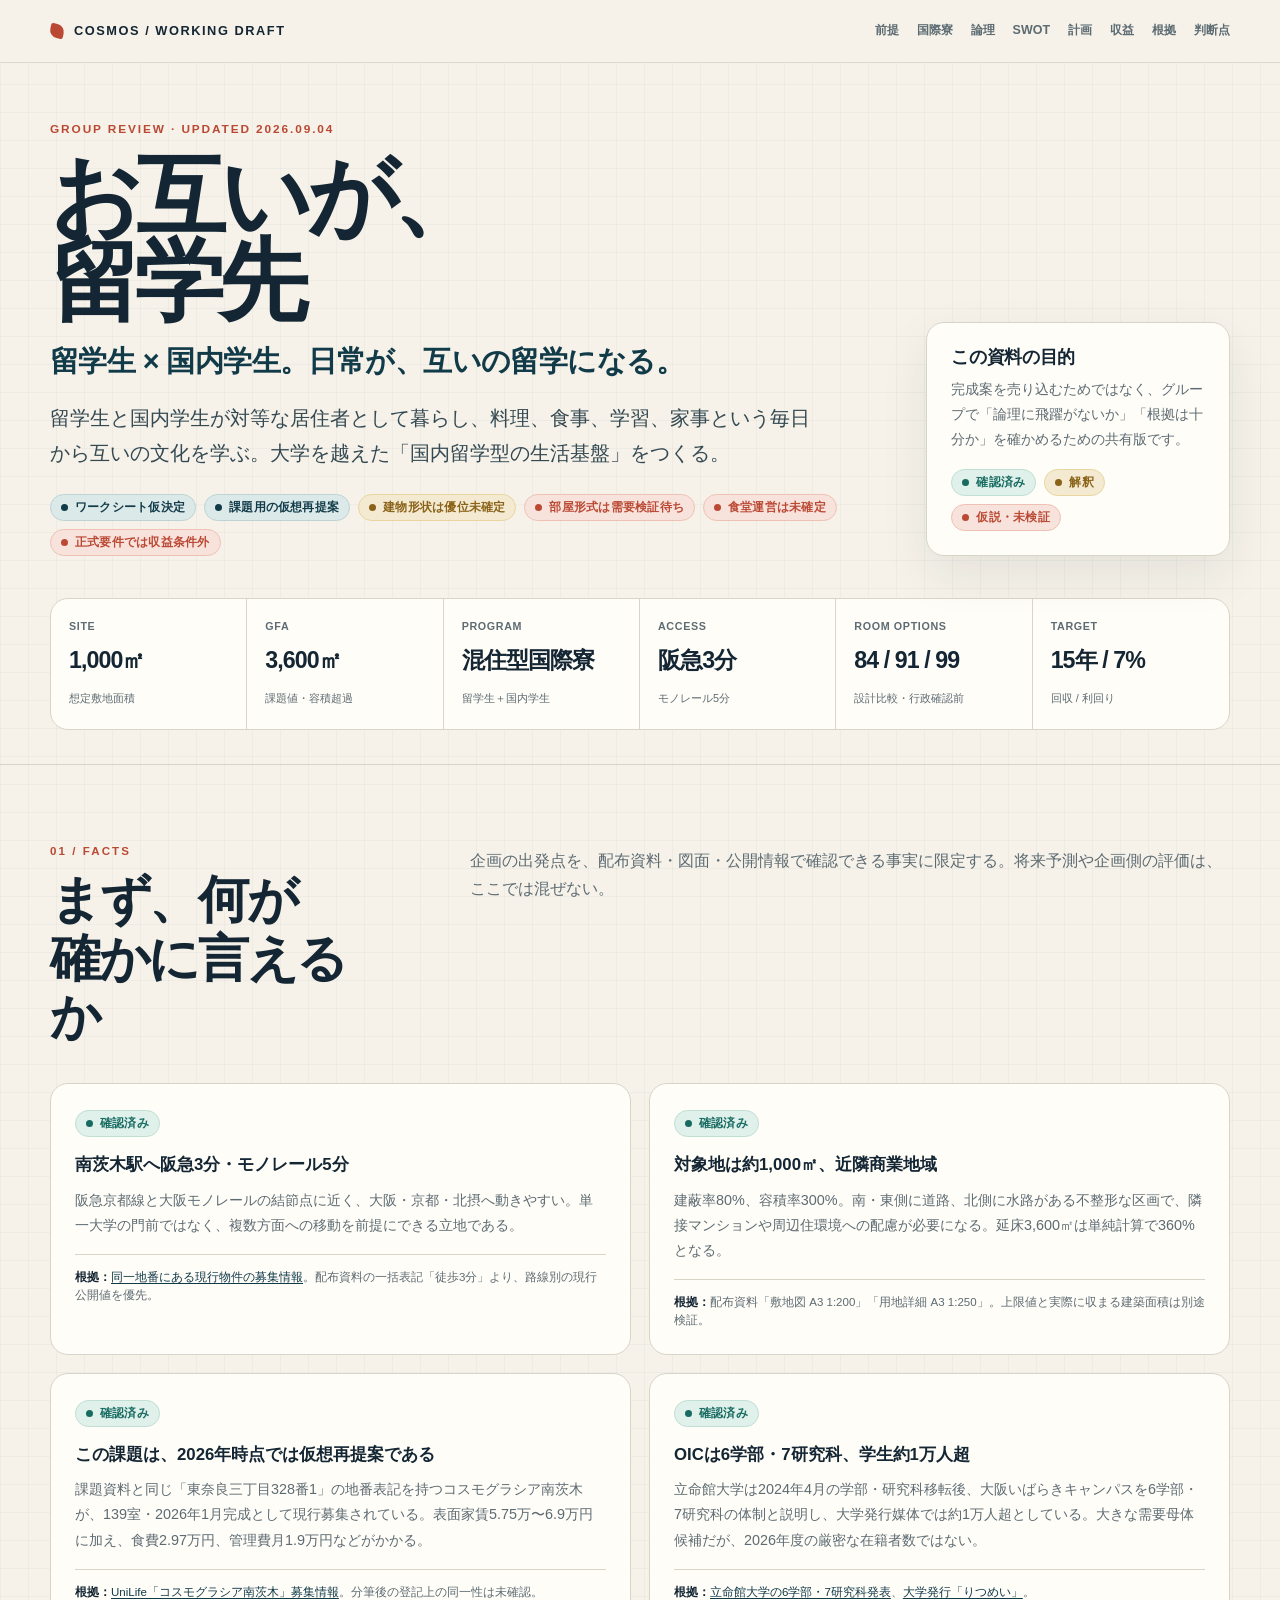
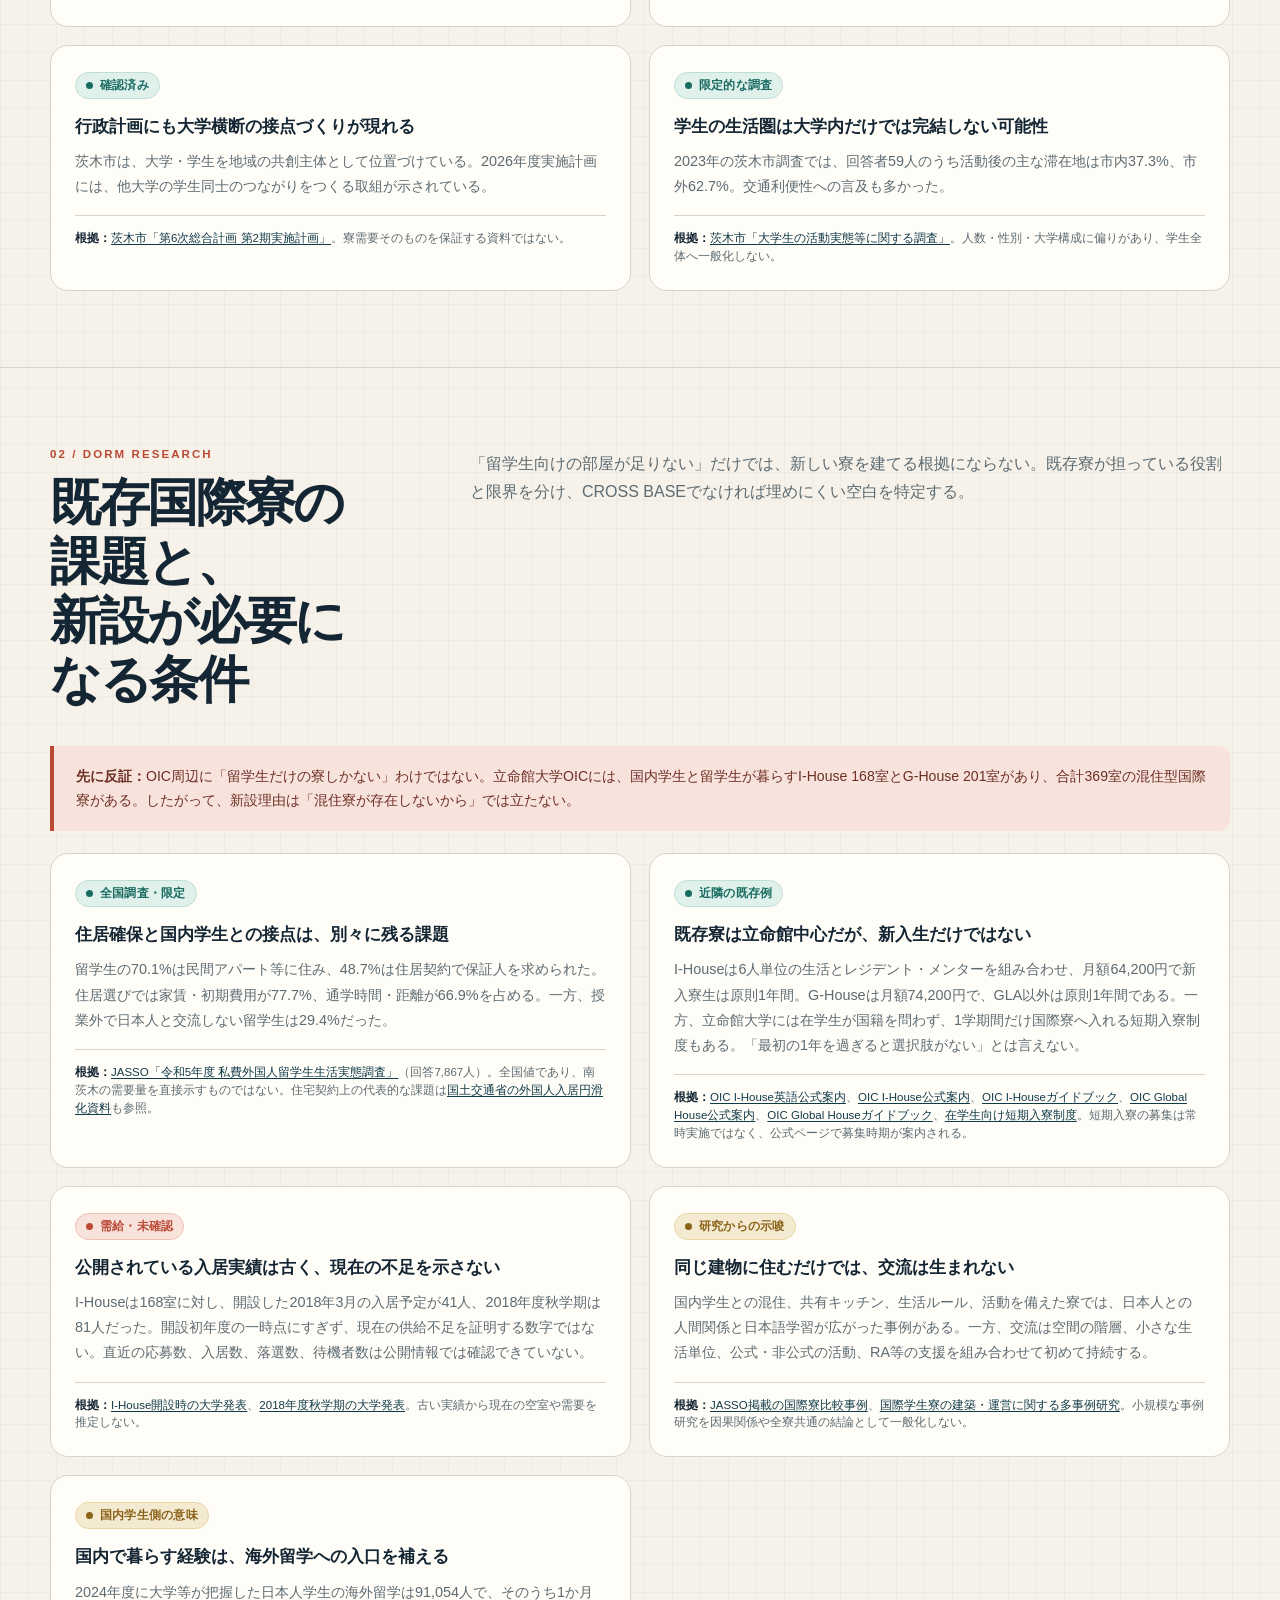
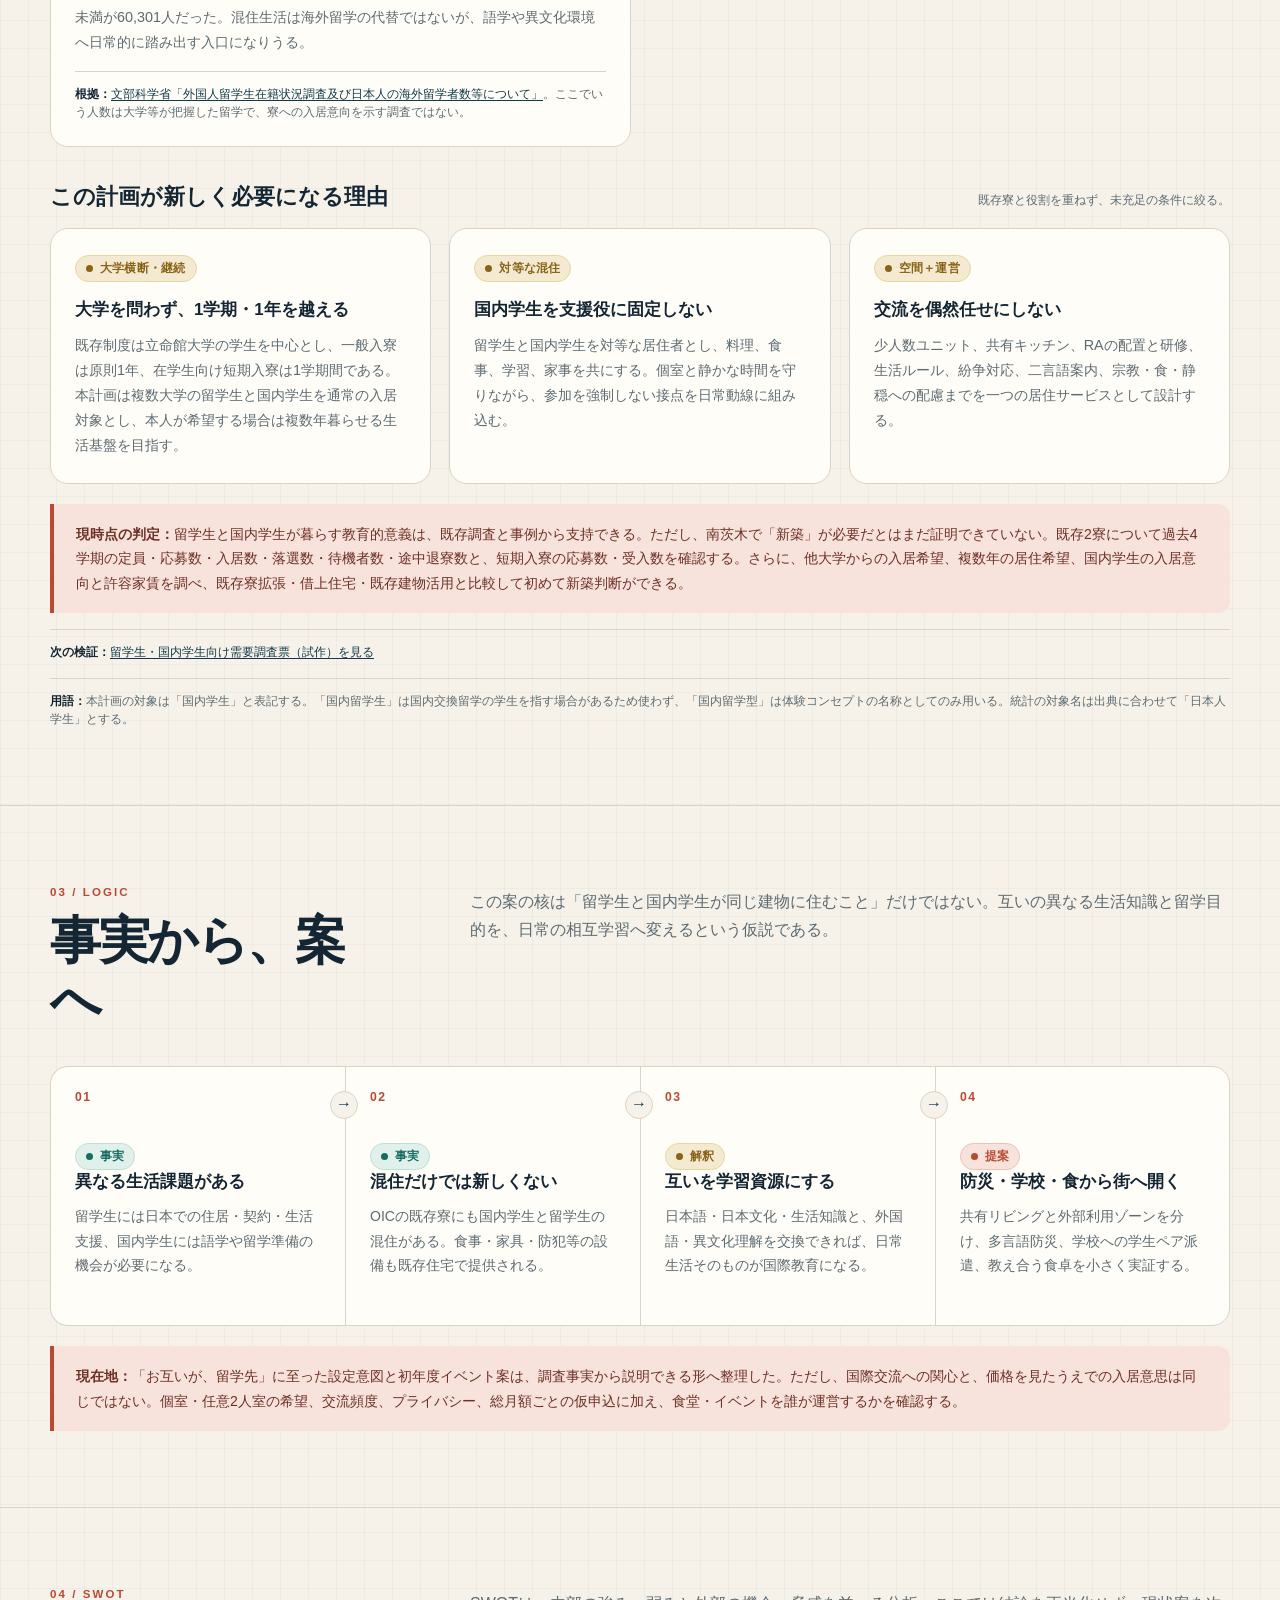
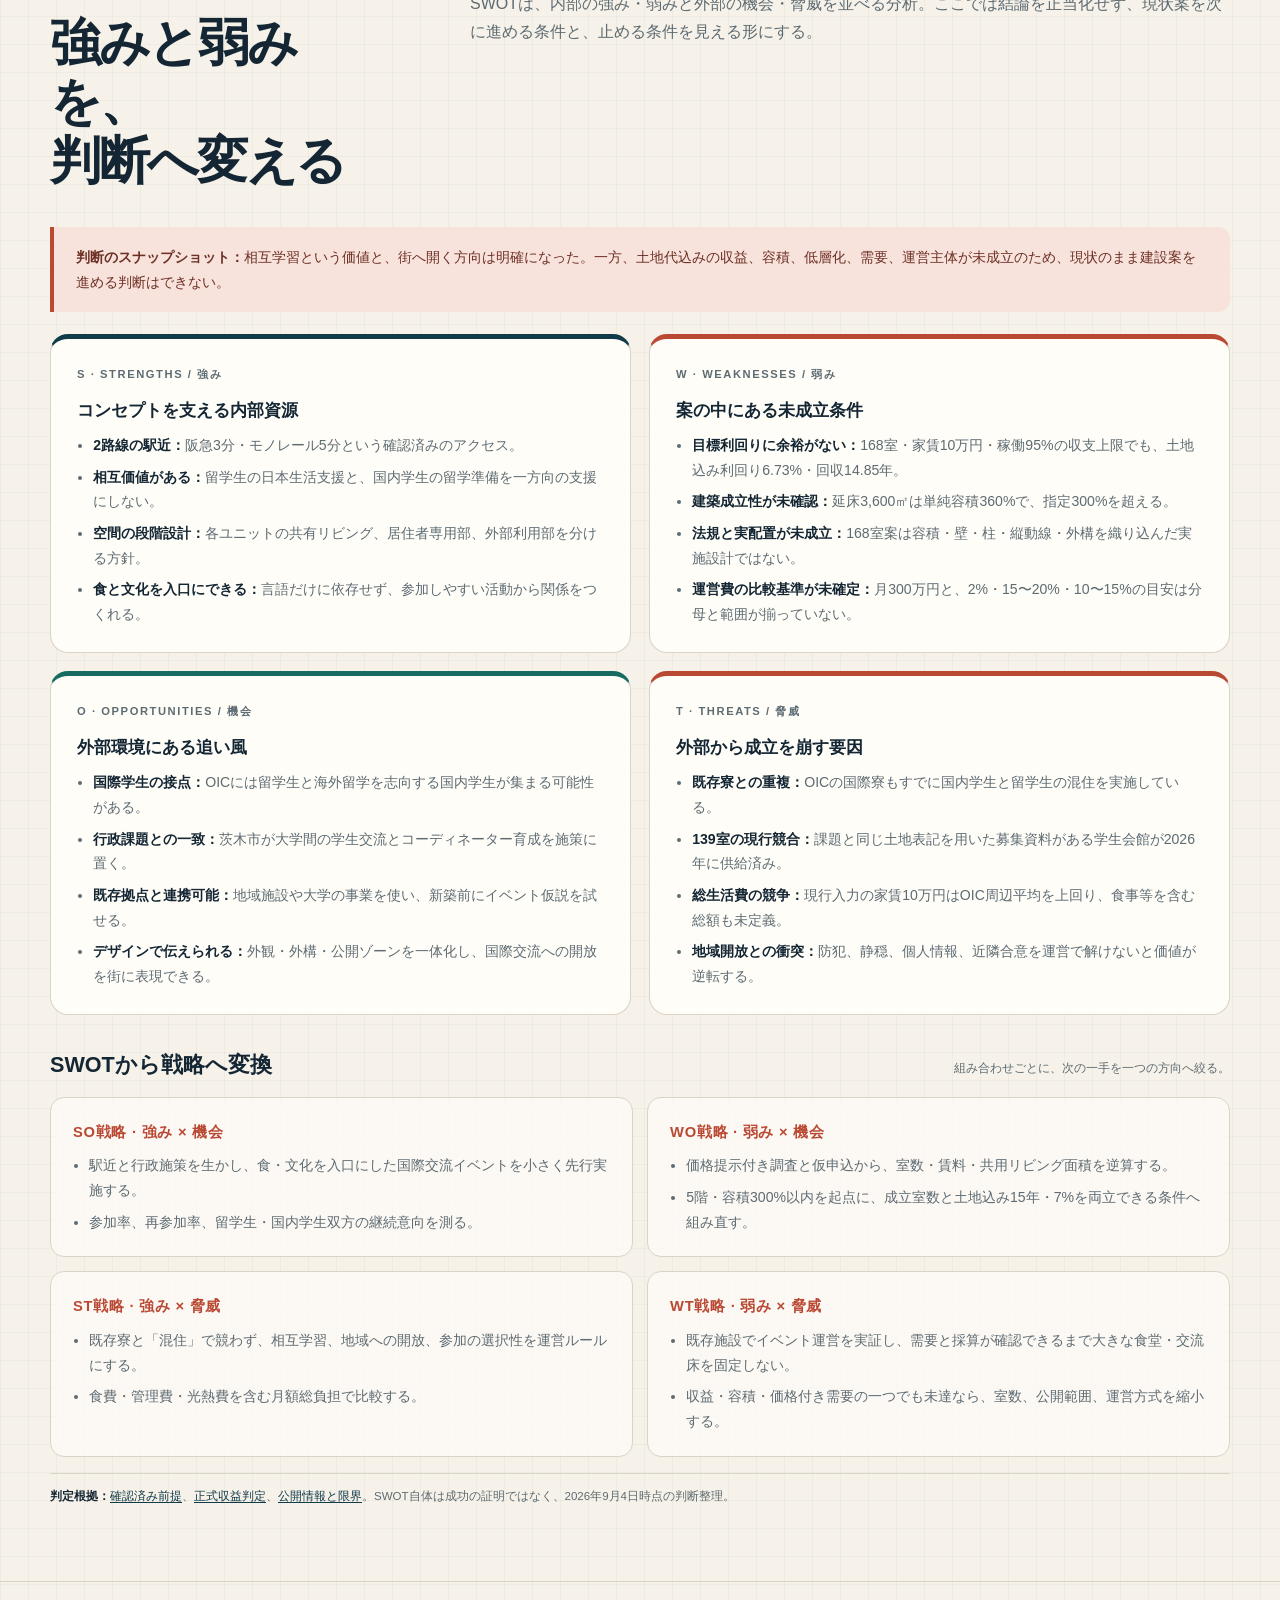
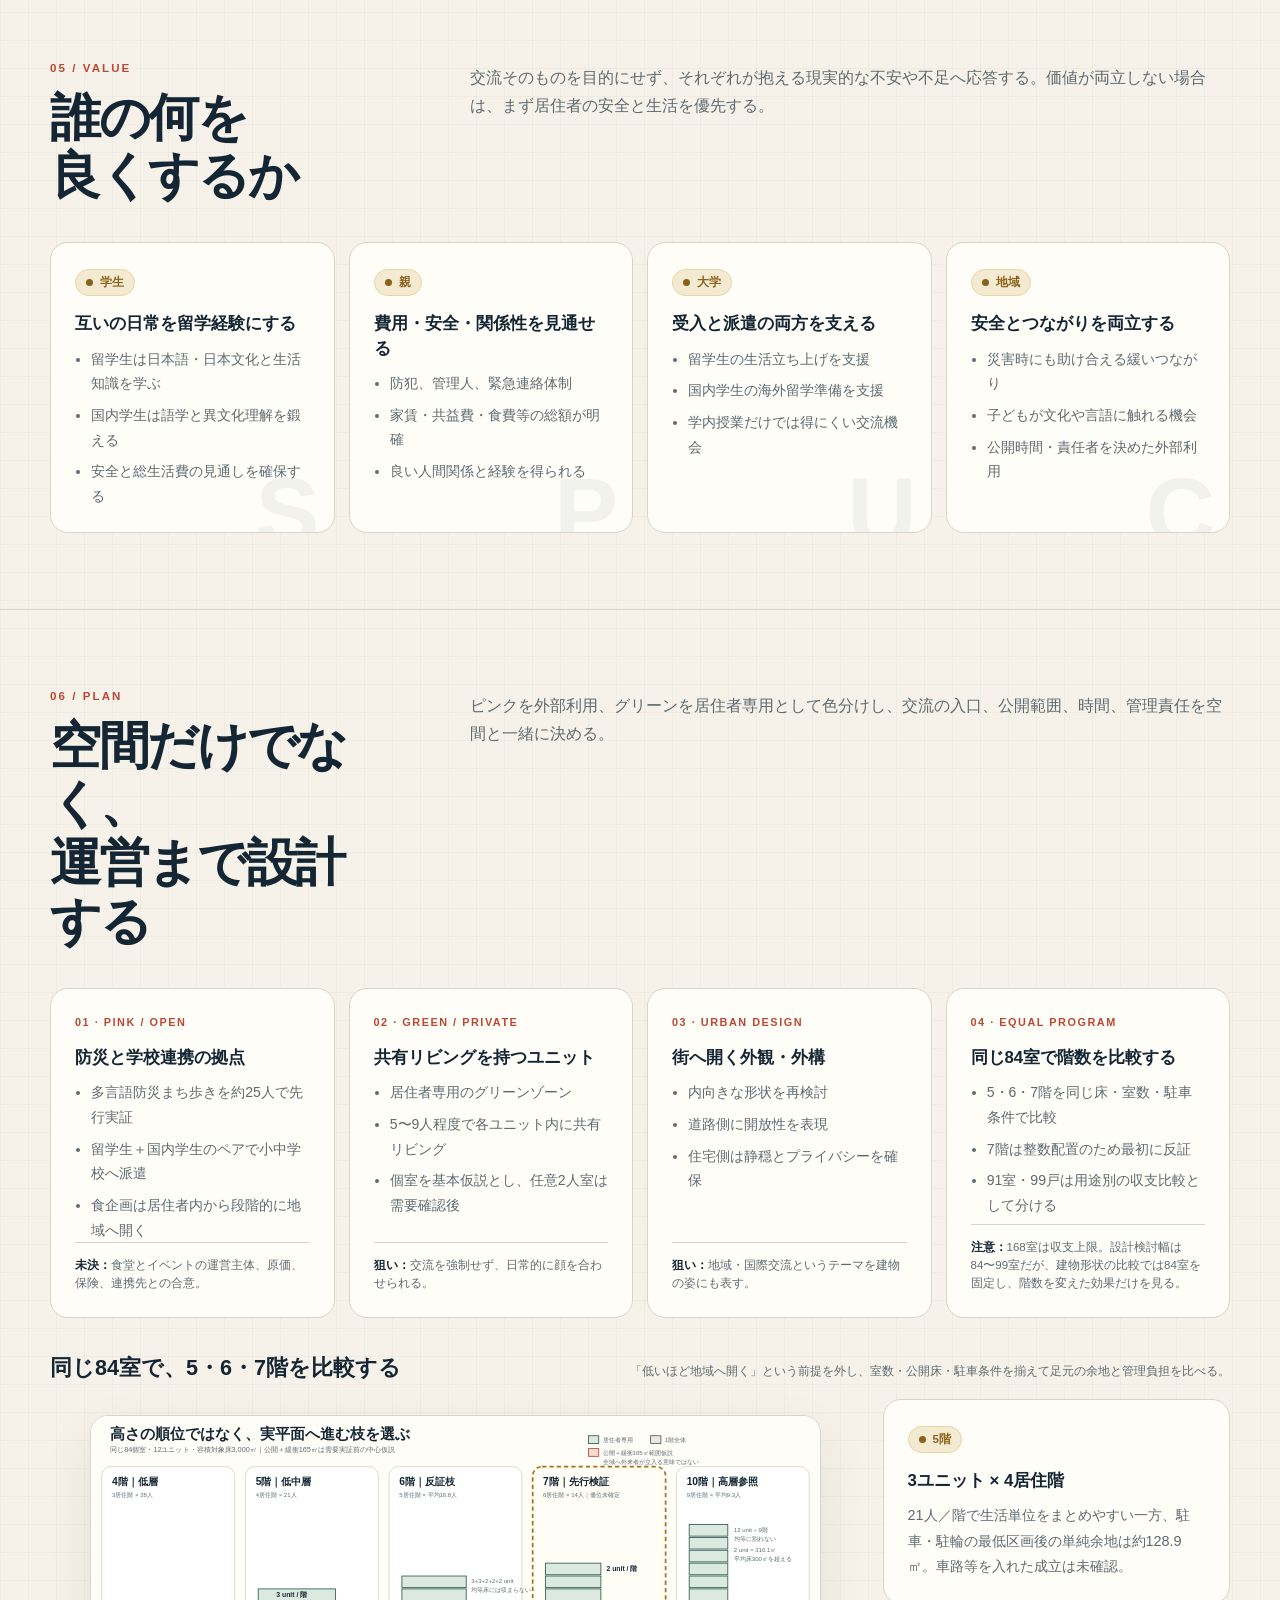
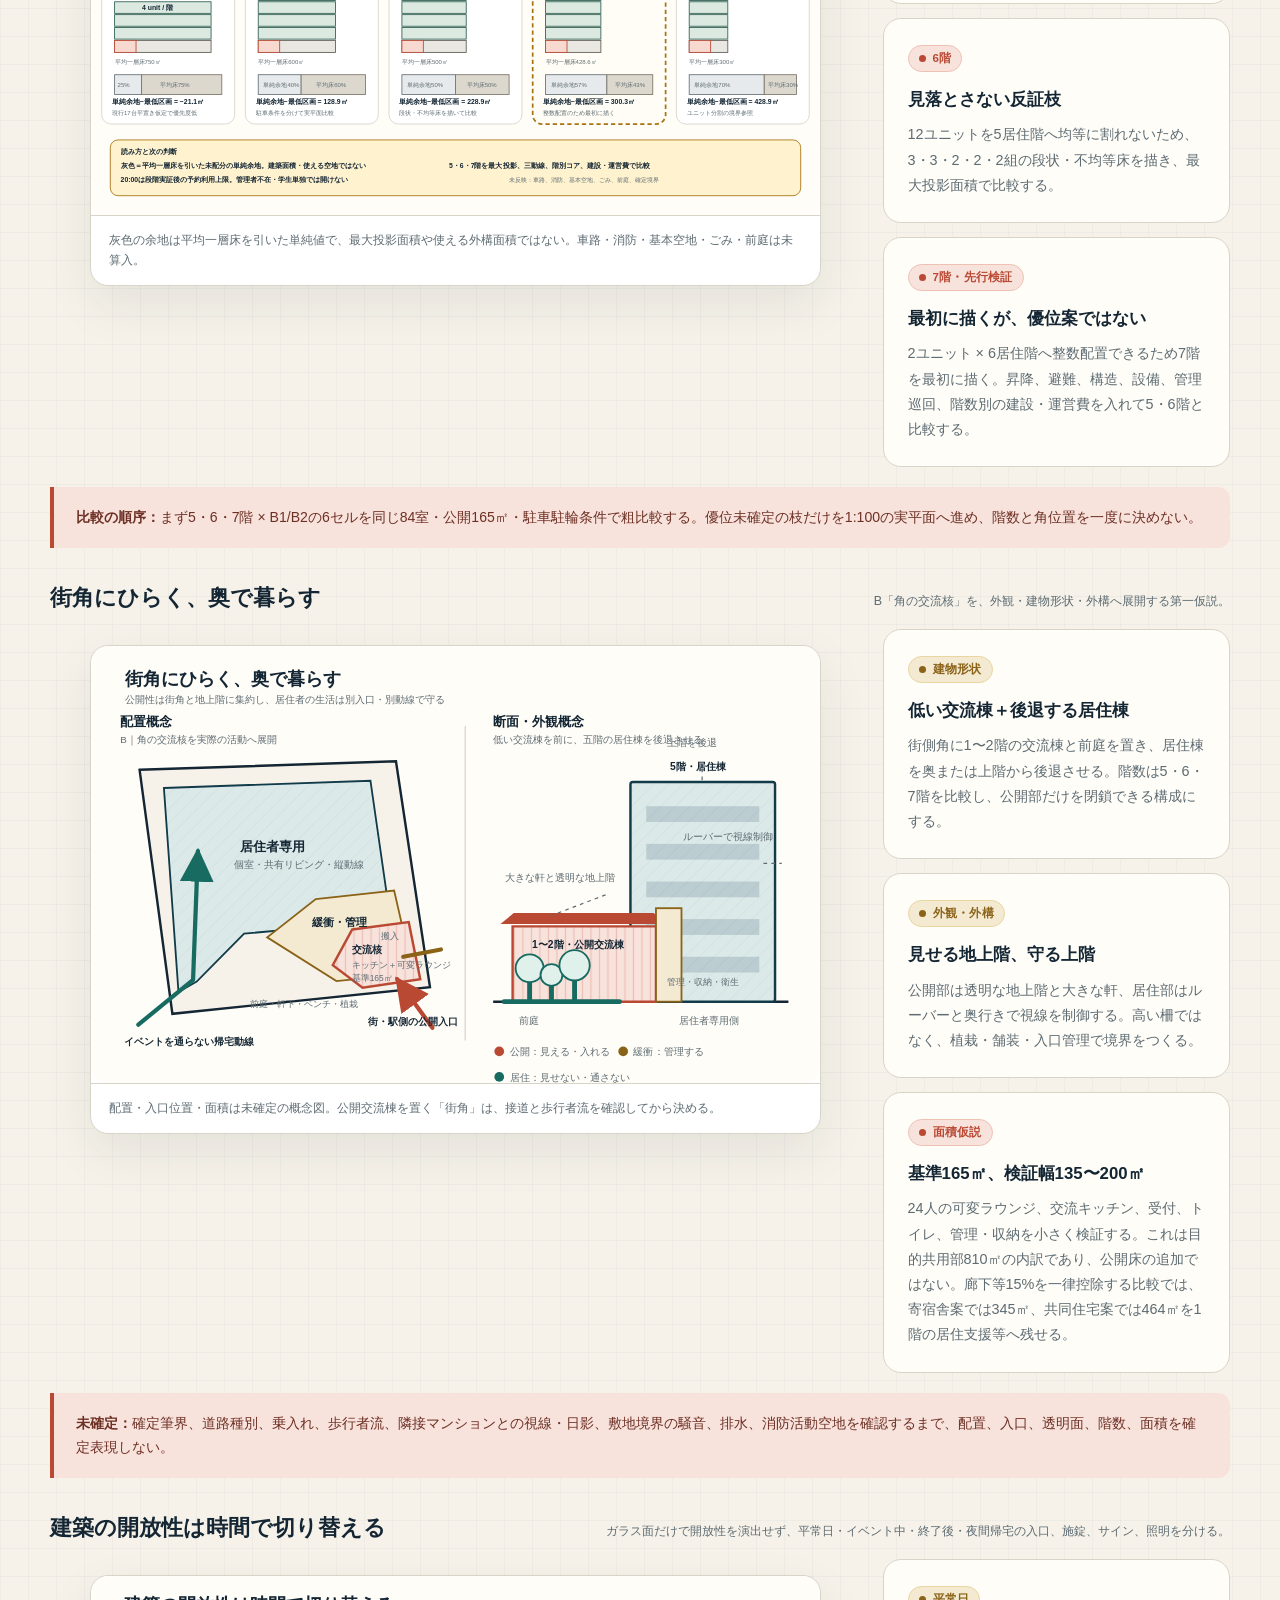
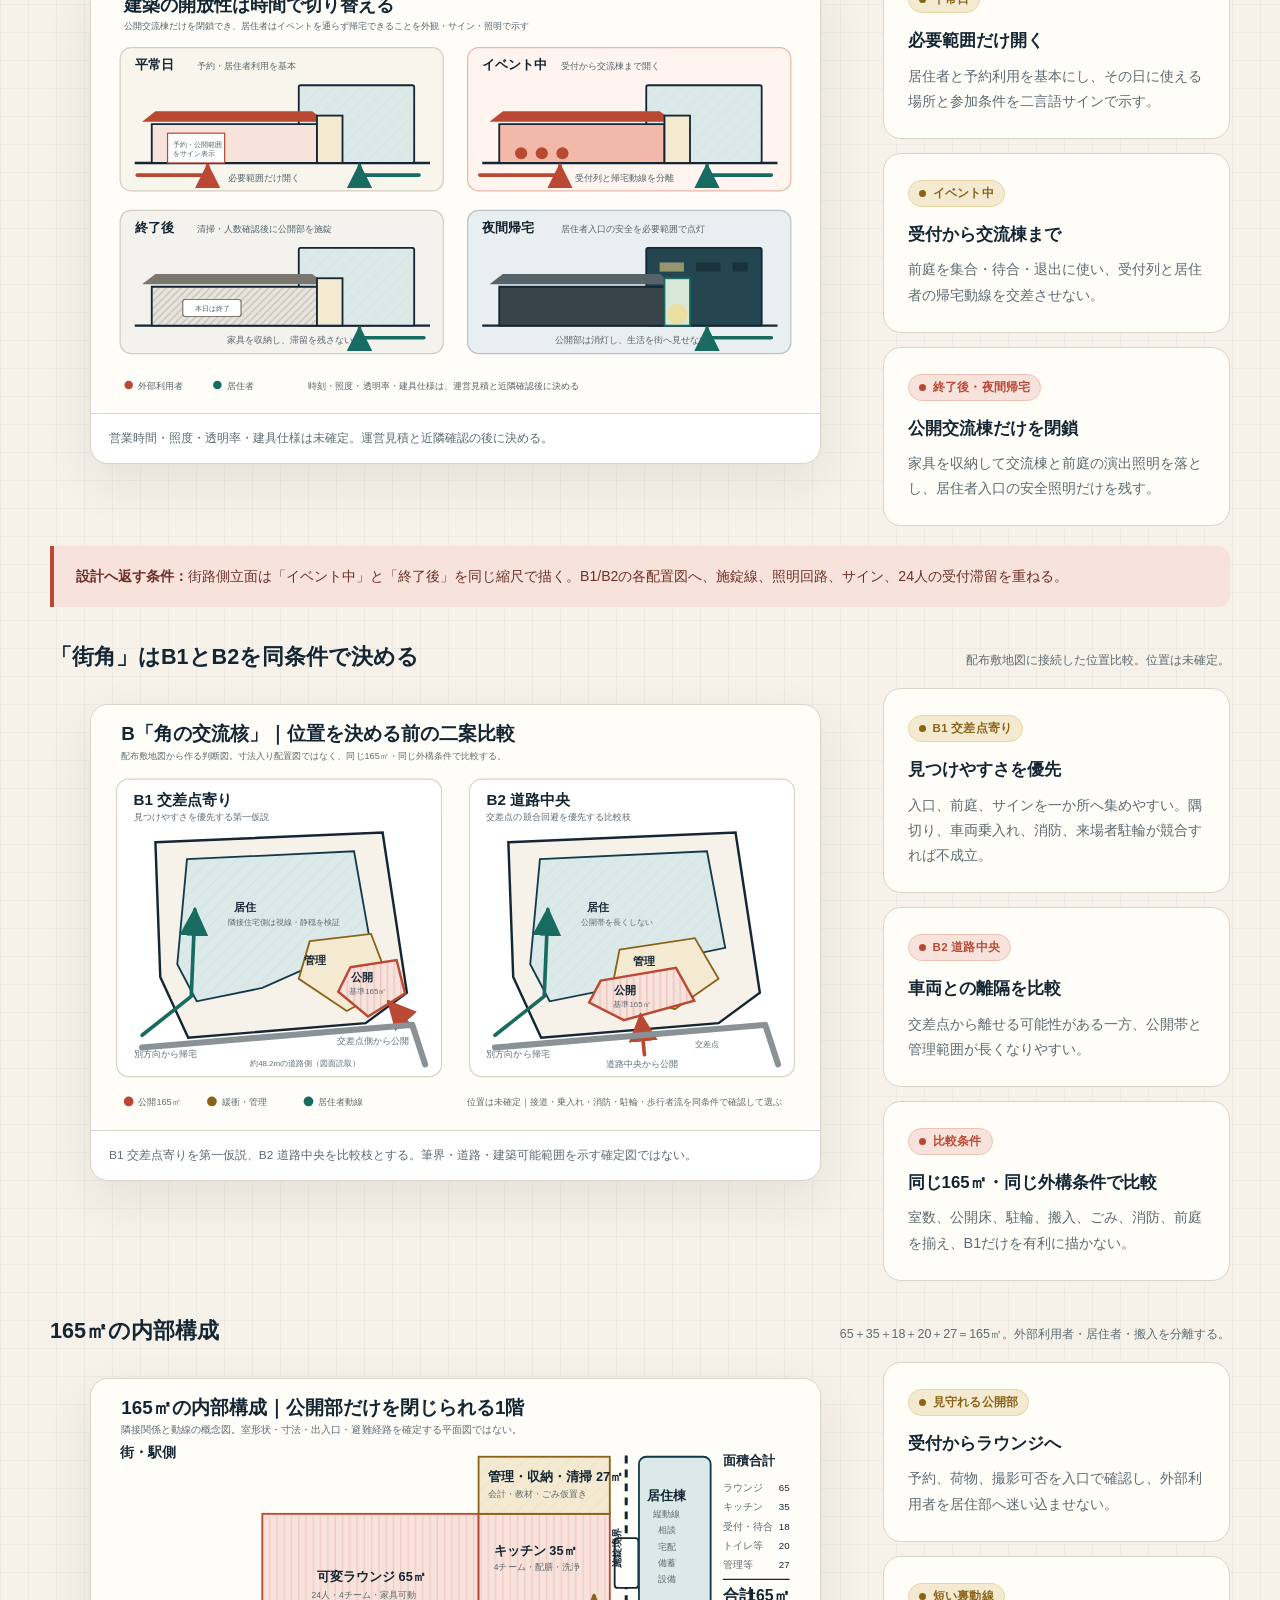
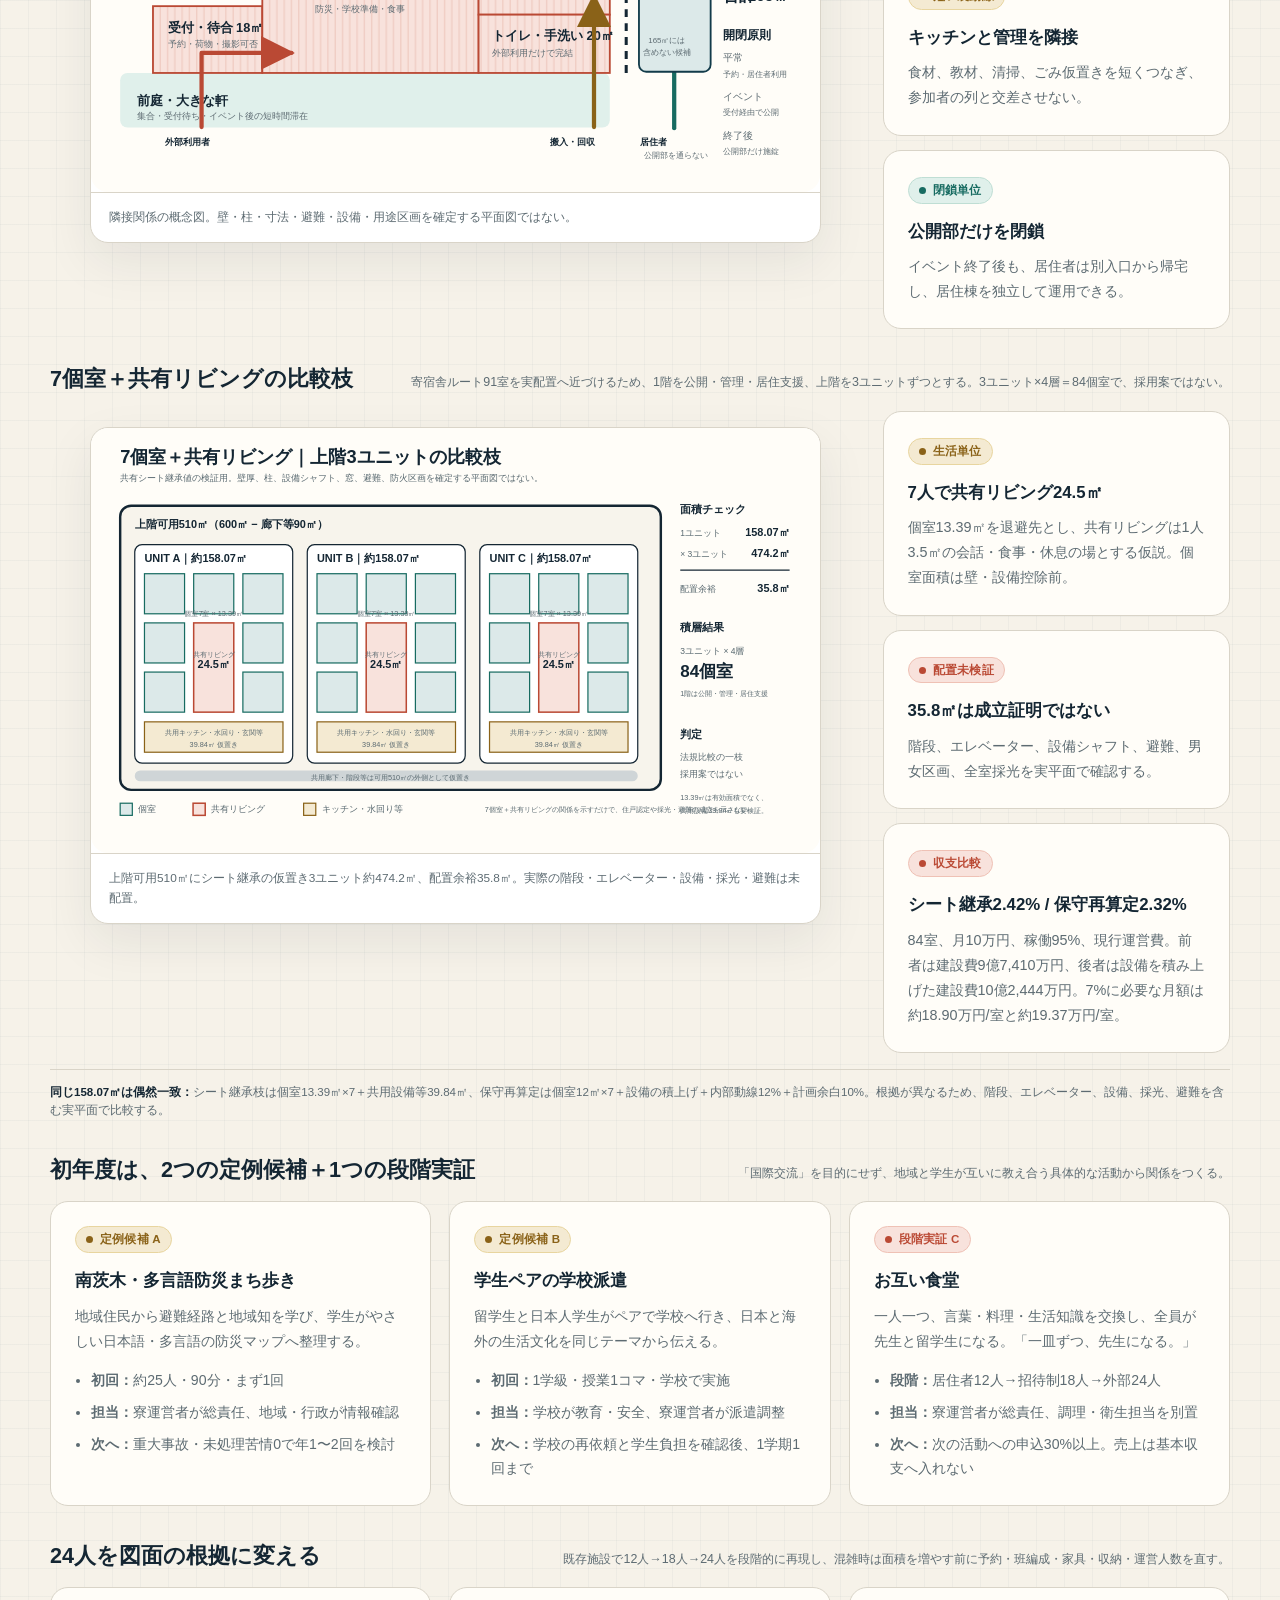
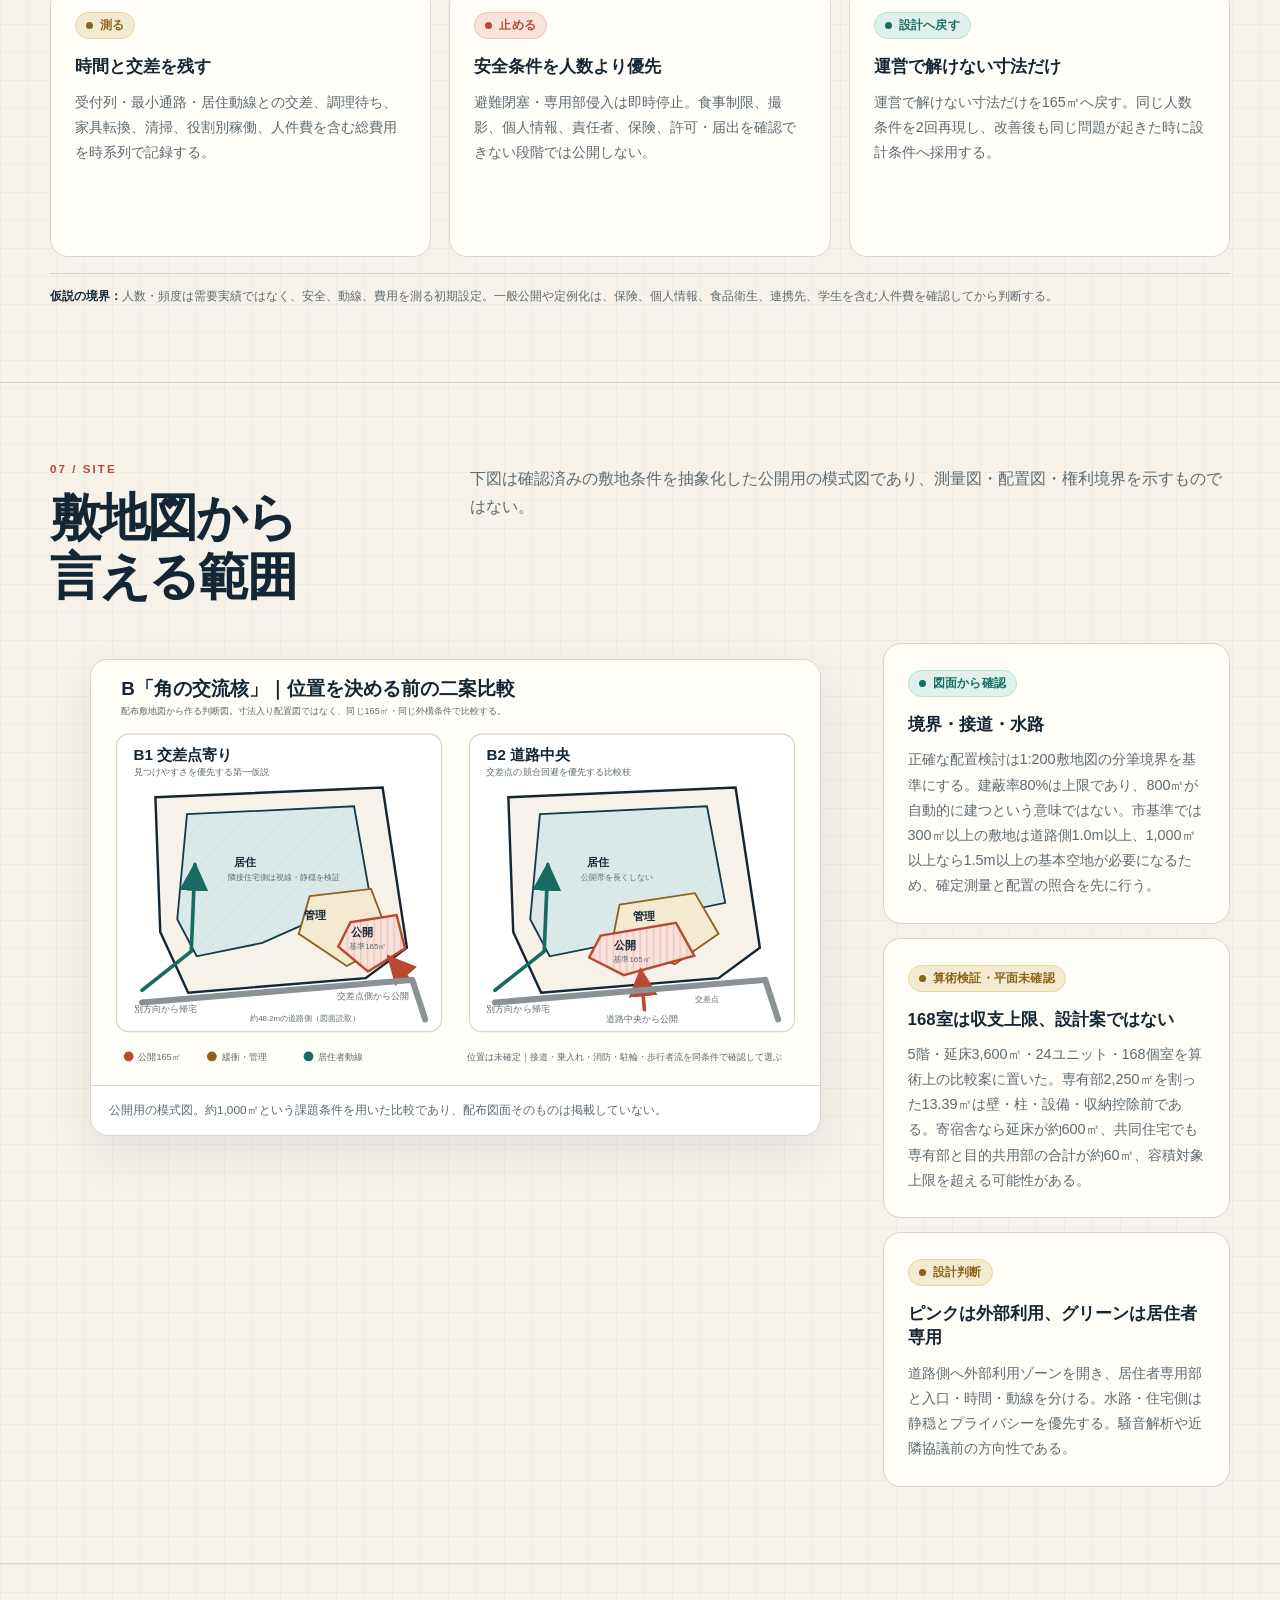
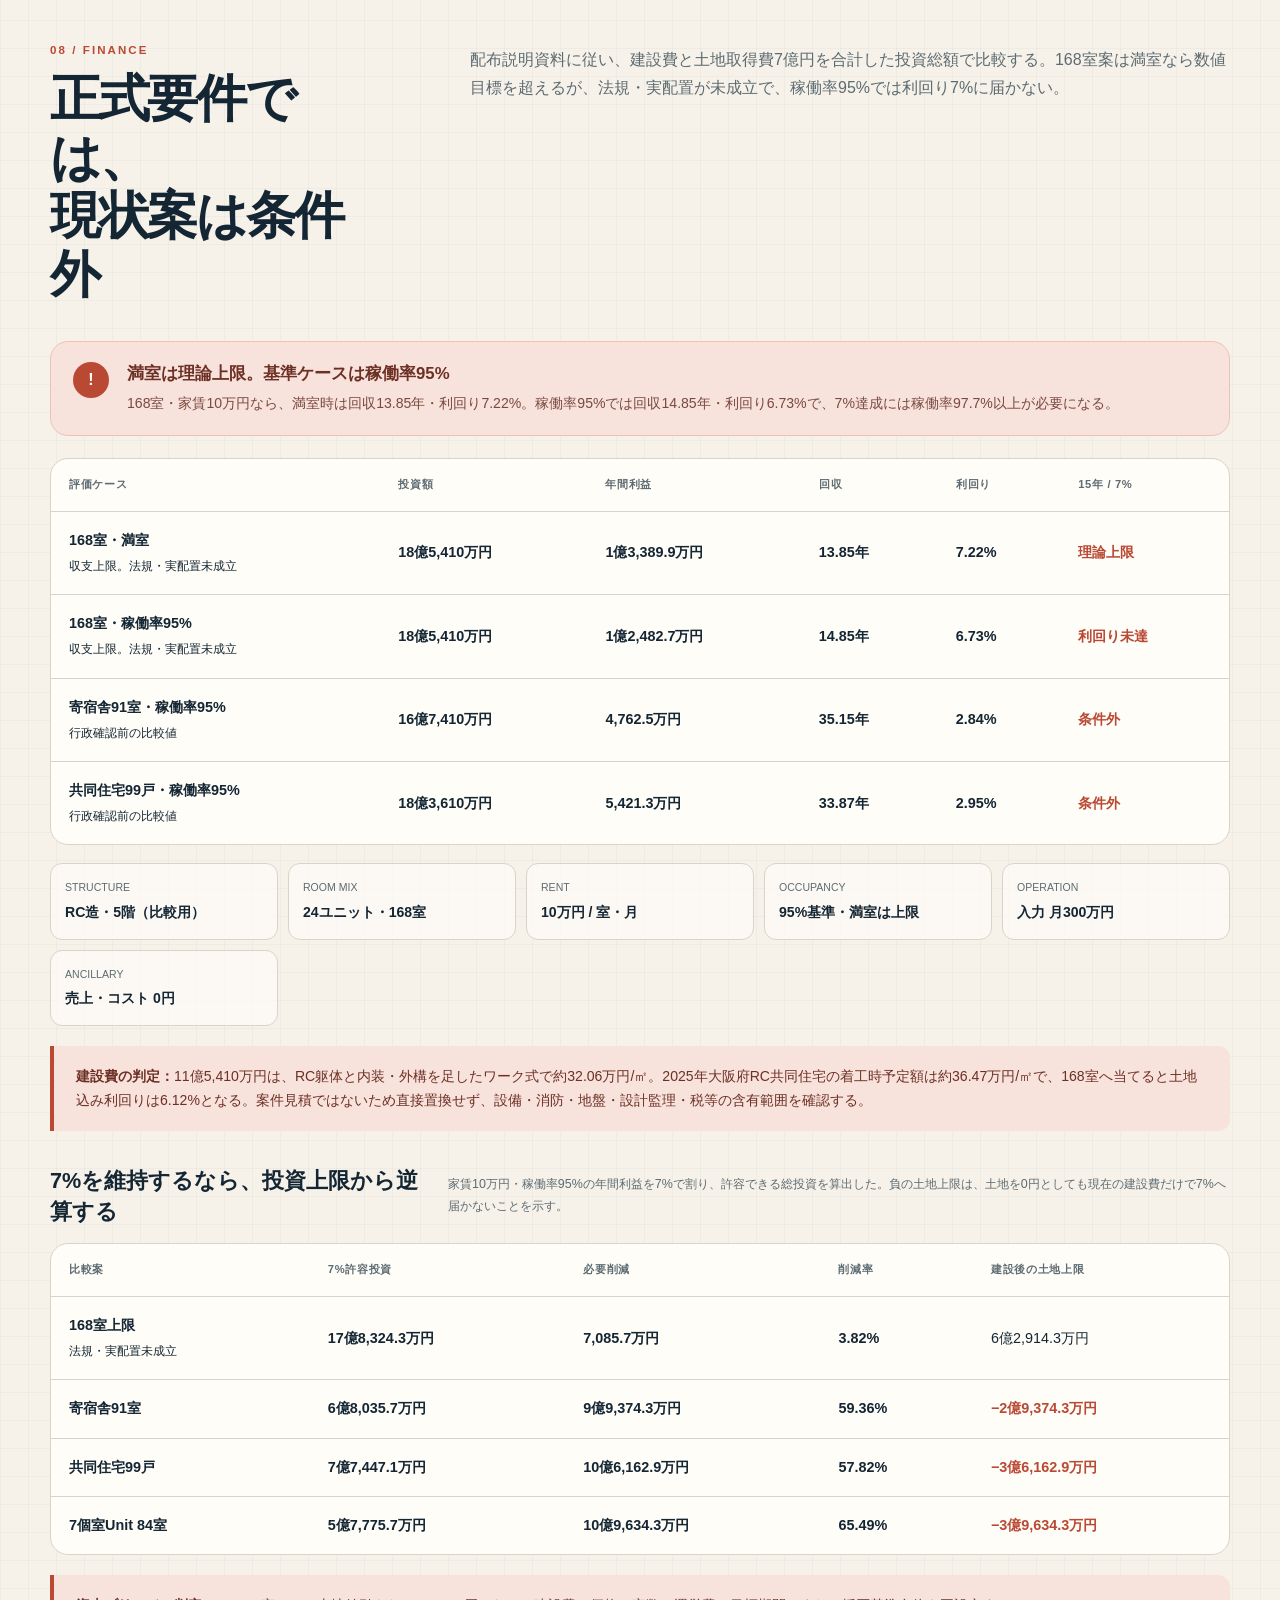
<file: index.html>
<!doctype html>
<html lang="ja">
<head>
  <meta charset="utf-8">
  <meta name="viewport" content="width=device-width, initial-scale=1">
  <link rel="icon" href="data:,">
  <meta http-equiv="refresh" content="0; url=proposal.html">
  <meta name="description" content="『お互いが、留学先』南茨木の混住型国際寮案。既存国際寮の課題と新設理由を根拠つきで整理">
  <title>お互いが、留学先｜南茨木</title>
</head>
<body>
  <p><a href="proposal.html">『お互いが、留学先』混住型国際寮の提案を開く</a></p>
</body>
</html>
</file>
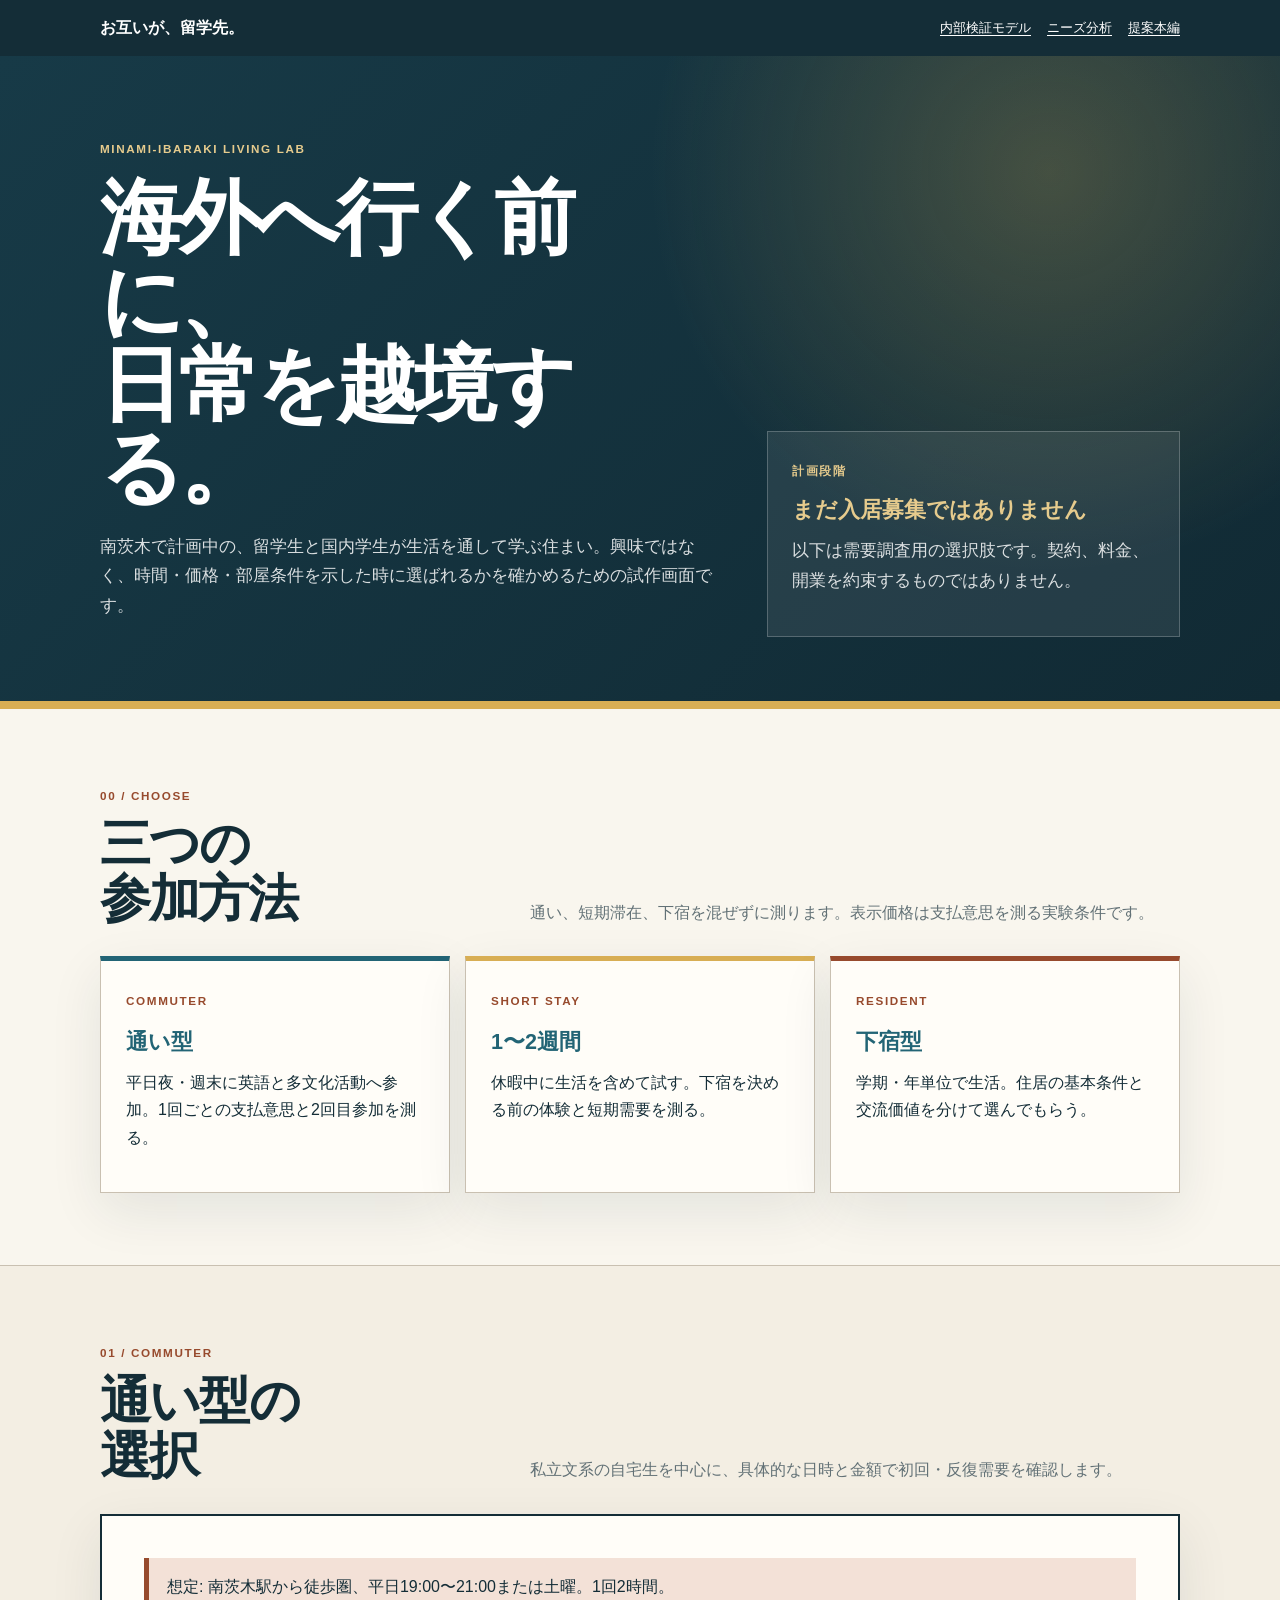
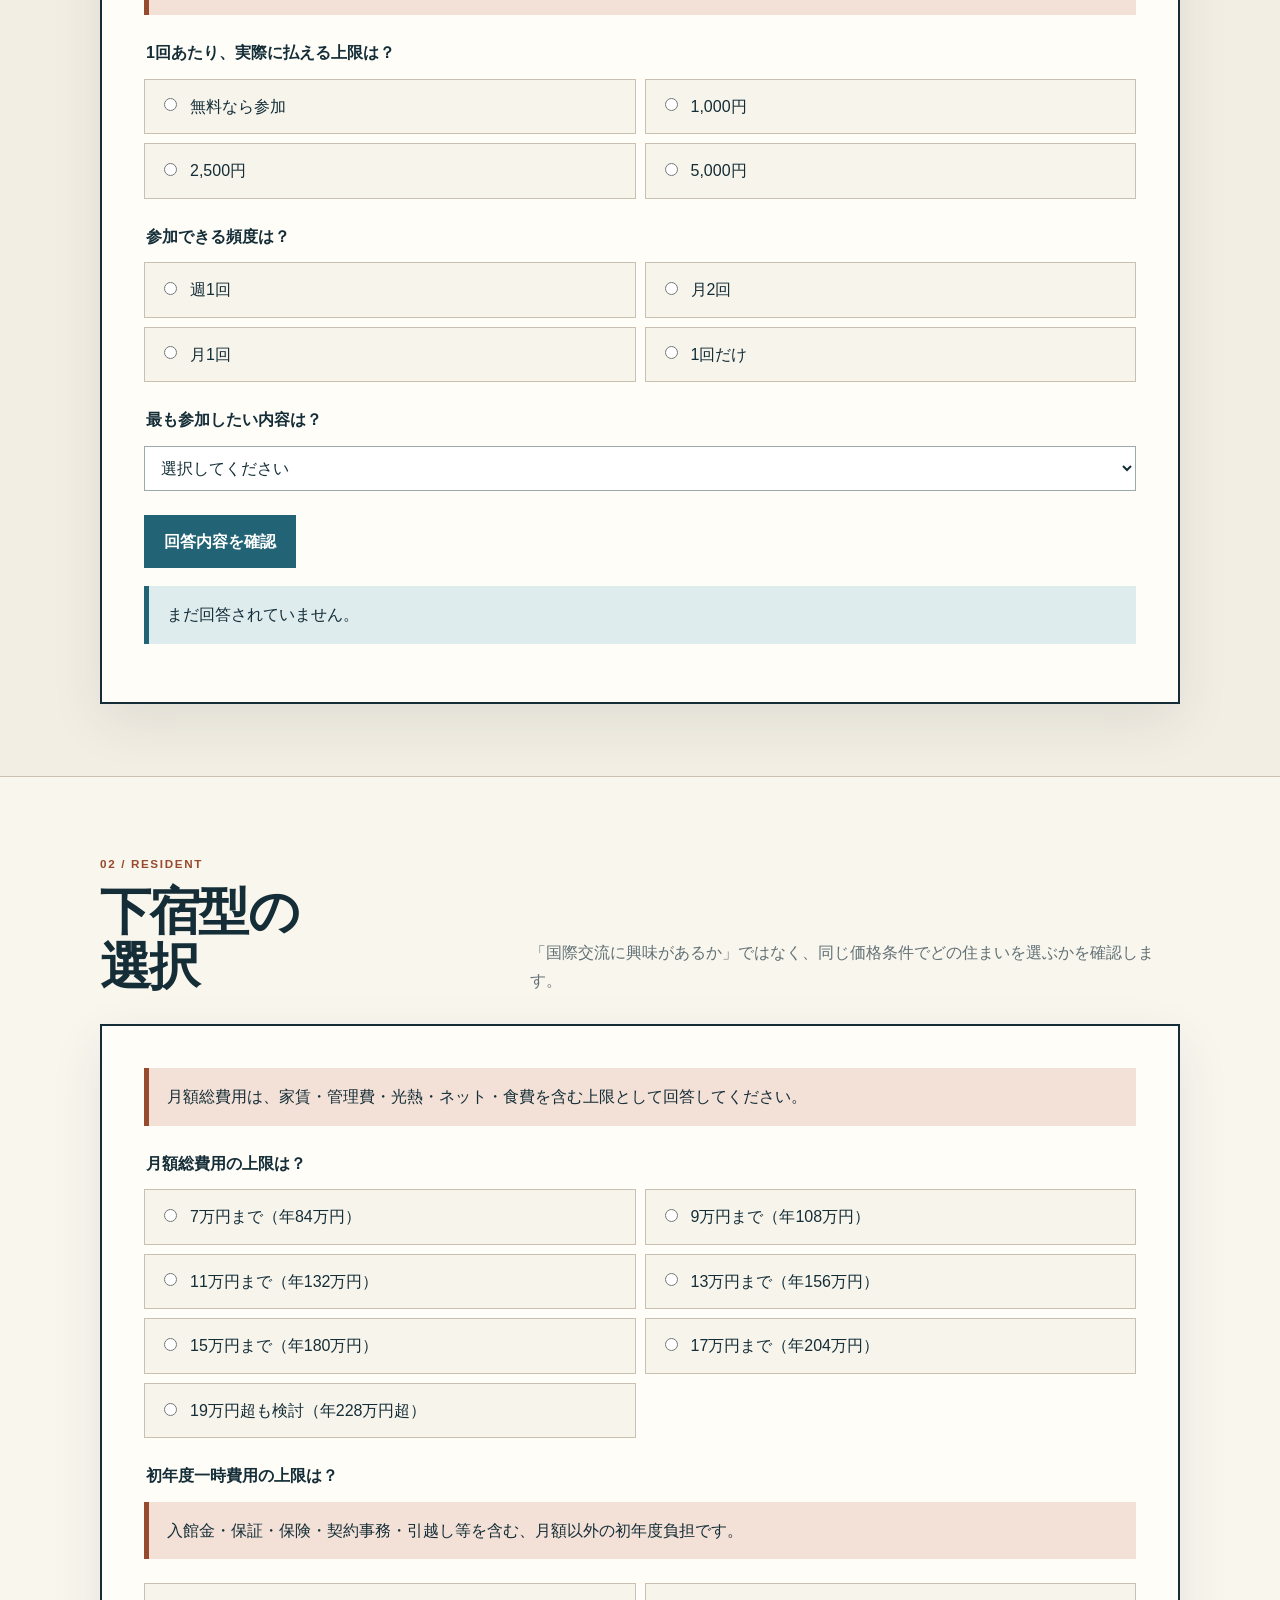
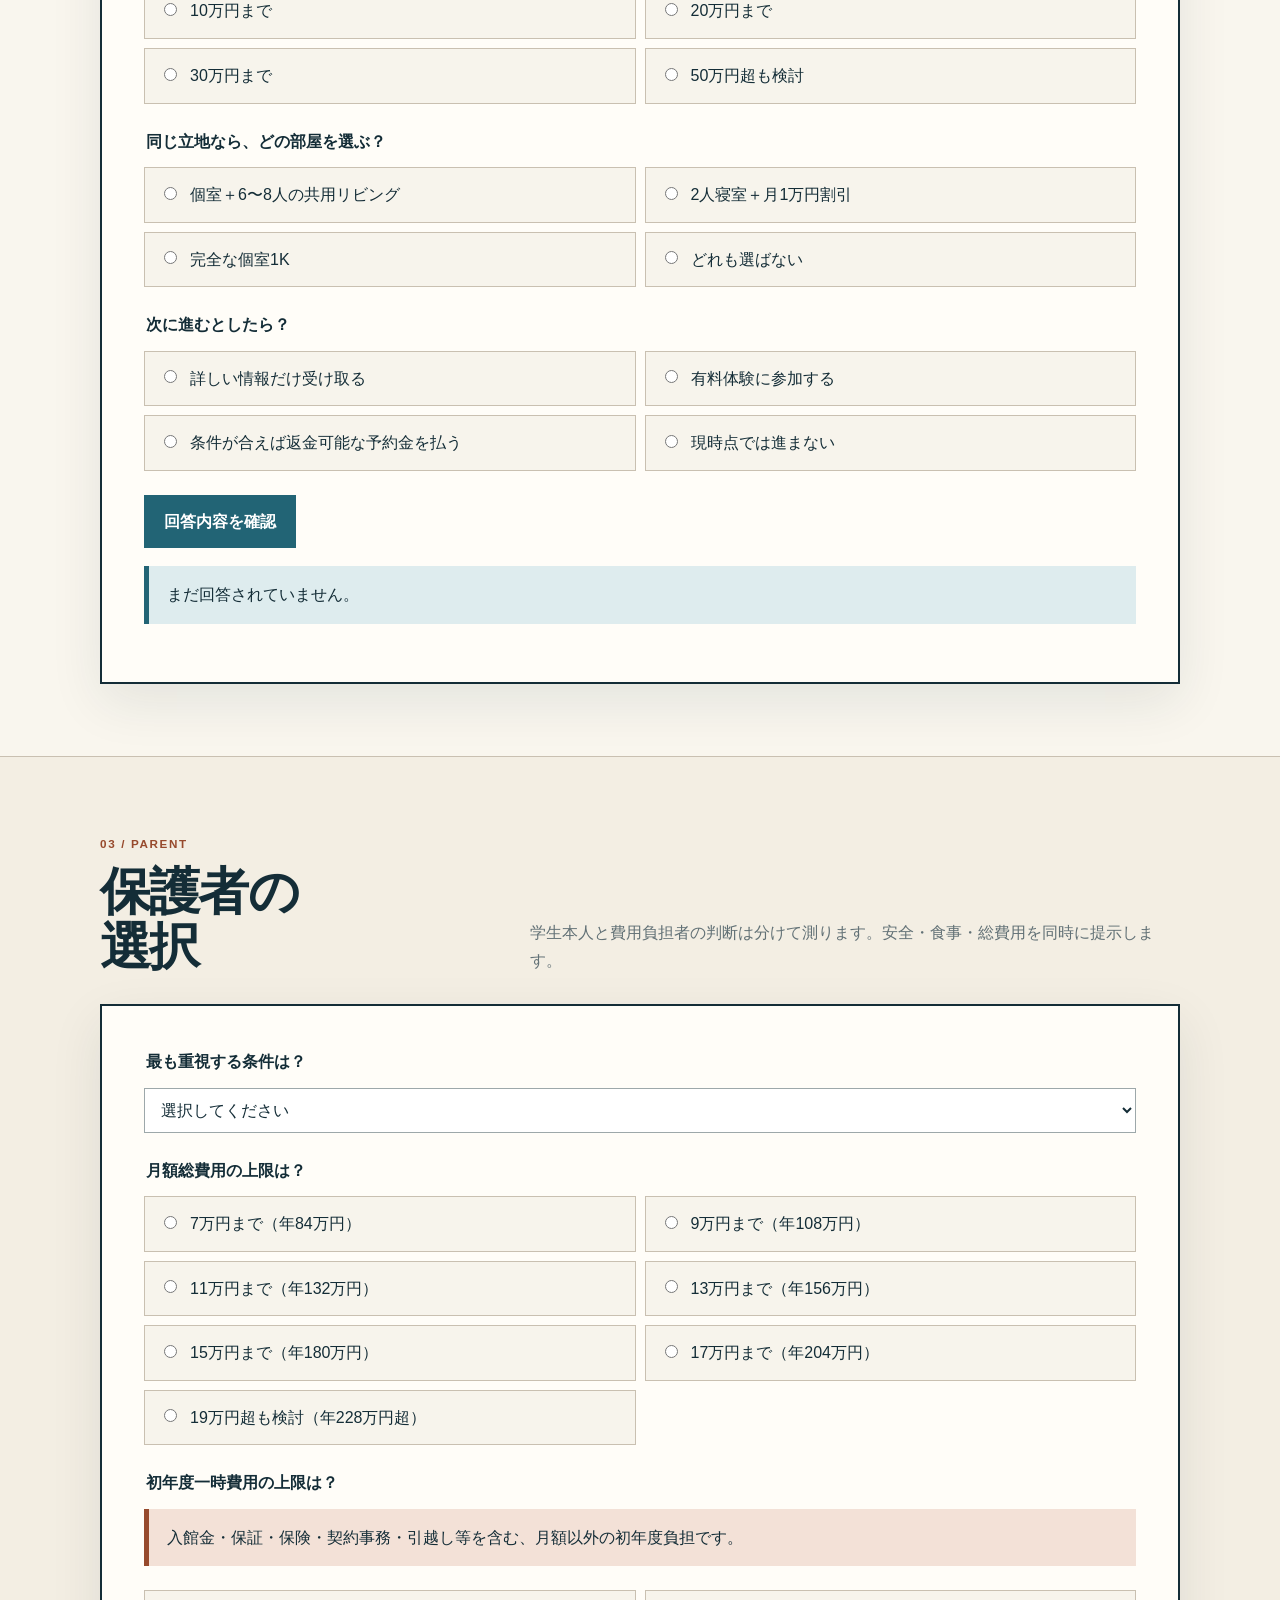
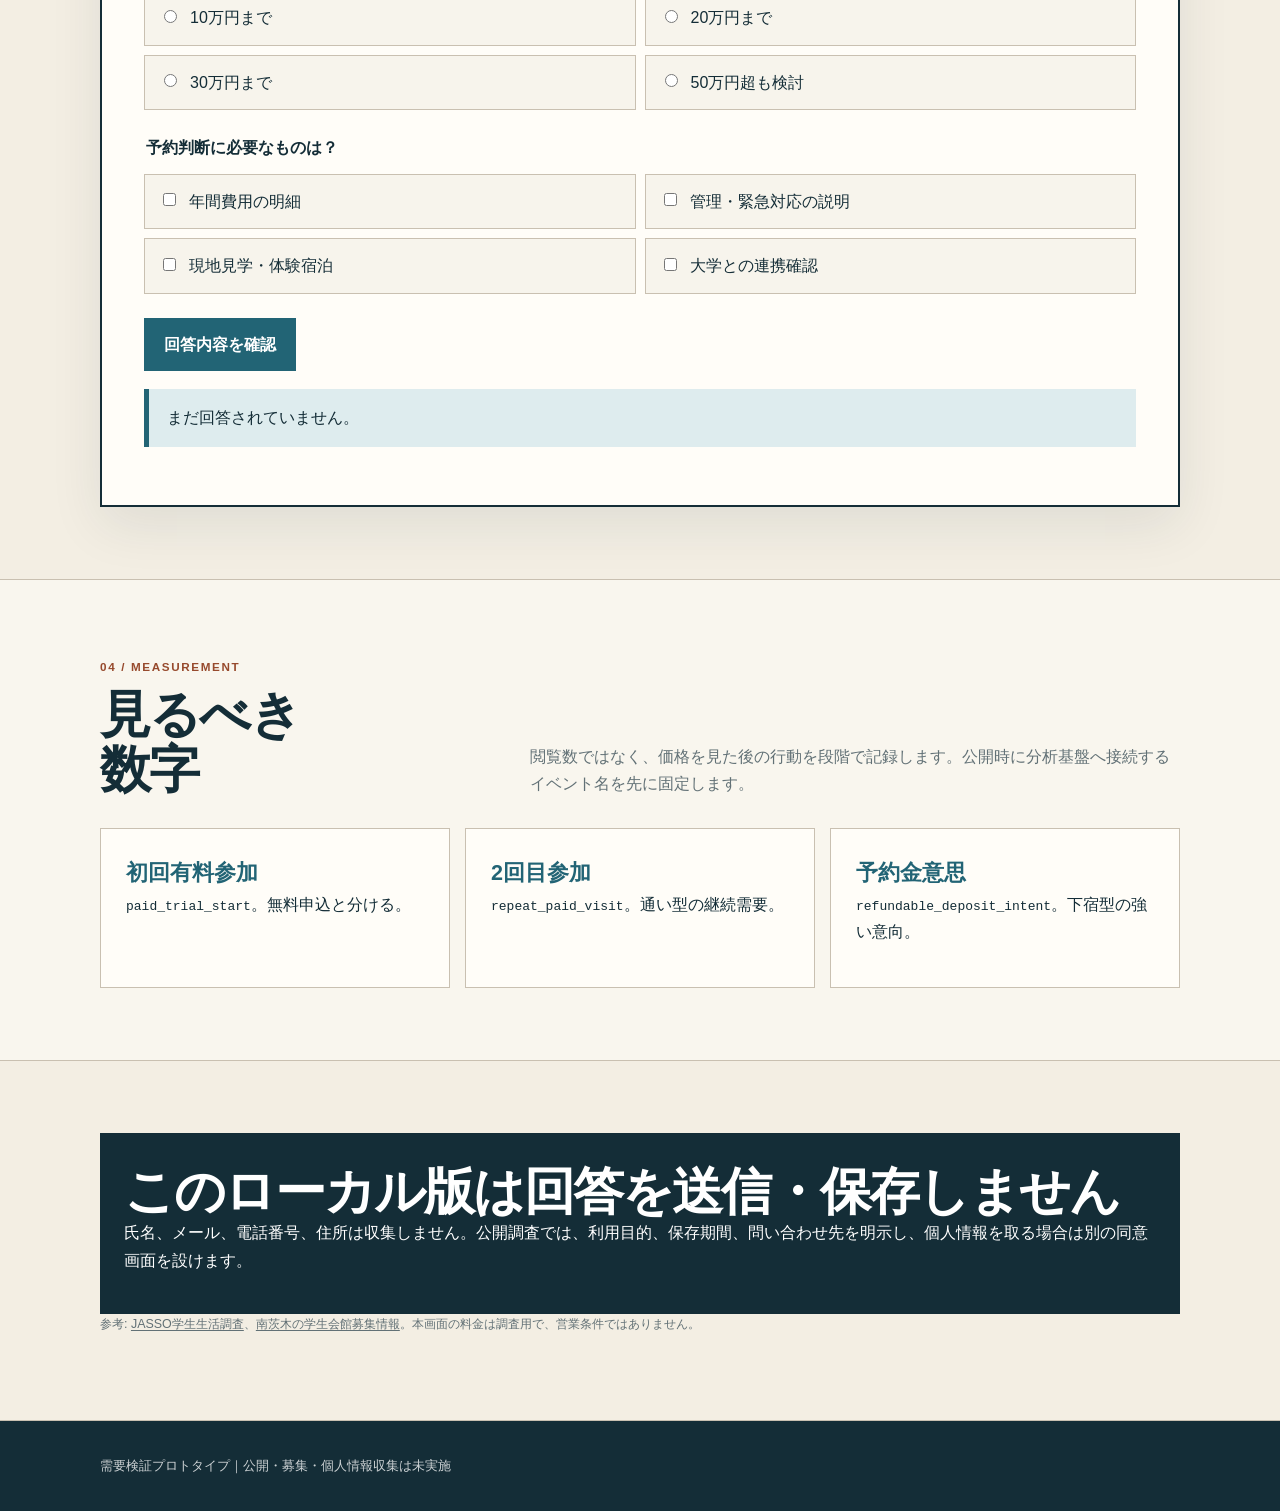
<file: interest/index.html>
<!doctype html>
<html lang="ja">
<head>
  <meta charset="utf-8">
  <meta name="viewport" content="width=device-width, initial-scale=1">
  <meta name="robots" content="noindex,nofollow">
  <link rel="icon" href="data:,">
  <meta name="description" content="南茨木で計画中の国内留学型学生寮について、通い・下宿・保護者の選択を価格付きで確かめるローカル需要テスト。">
  <title>お互いが、留学先｜需要テスト</title>
  <style>
    :root {
      --ink: #142d37;
      --muted: #627176;
      --paper: #f3eee3;
      --surface: #fffdf8;
      --line: #c9c0b1;
      --teal: #226475;
      --teal-soft: #deecee;
      --gold: #d8ae54;
      --orange: #974a2d;
      --orange-soft: #f3e1d7;
      --green: #2b705d;
      --max: 1080px;
      --shadow: 0 18px 50px rgba(20,45,55,.09);
    }
    * { box-sizing: border-box; }
    html { scroll-behavior: smooth; }
    body { margin: 0; color: var(--ink); background: var(--paper); font-family: -apple-system, BlinkMacSystemFont, "Hiragino Sans", "Yu Gothic", sans-serif; line-height: 1.72; }
    a { color: inherit; text-underline-offset: .2em; }
    button, input, select, textarea { font: inherit; }
    .shell { width: min(calc(100% - 40px), var(--max)); margin-inline: auto; }
    .topbar { color: #fff; background: var(--ink); }
    .topbar .shell { min-height: 56px; display: flex; align-items: center; justify-content: space-between; gap: 20px; }
    .topbar nav { display: flex; flex-wrap: wrap; gap: 16px; font-size: .82rem; }
    .hero { padding: 78px 0 64px; color: #fff; background: radial-gradient(circle at 82% 18%, rgba(216,174,84,.25), transparent 25rem), linear-gradient(135deg, #173a47, #112a34); border-bottom: 8px solid var(--gold); }
    .hero-grid { display: grid; grid-template-columns: 1.2fr .8fr; gap: 48px; align-items: end; }
    .eyebrow, .section-number { font-size: .73rem; font-weight: 900; letter-spacing: .14em; text-transform: uppercase; }
    .eyebrow { color: #e6cb8d; }
    h1, h2, h3, p { margin-top: 0; }
    h1 { margin: 14px 0 22px; font-size: clamp(2.6rem, 6.4vw, 5.4rem); line-height: 1.02; letter-spacing: -.05em; }
    .hero p { color: rgba(255,255,255,.84); font-size: 1.07rem; }
    .hero-note { padding: 24px; background: rgba(255,255,255,.08); border: 1px solid rgba(255,255,255,.22); }
    .hero-note strong { display: block; margin: 8px 0; color: #e6cb8d; font-size: 1.35rem; }
    .section { padding: 72px 0; border-bottom: 1px solid var(--line); }
    .section:nth-of-type(even) { background: rgba(255,253,248,.55); }
    .section-head { display: grid; grid-template-columns: .75fr 1.25fr; gap: 40px; align-items: end; margin-bottom: 30px; }
    .section-number { color: var(--orange); }
    h2 { margin: 7px 0 0; font-size: clamp(2rem, 4vw, 3.3rem); line-height: 1.08; letter-spacing: -.035em; }
    .lead { margin-bottom: 0; color: var(--muted); }
    .offer-grid { display: grid; grid-template-columns: repeat(3, 1fr); gap: 15px; }
    .card { padding: 25px; background: var(--surface); border: 1px solid var(--line); box-shadow: var(--shadow); }
    .offer { border-top: 5px solid var(--teal); }
    .offer:nth-child(2) { border-top-color: var(--gold); }
    .offer:nth-child(3) { border-top-color: var(--orange); }
    .offer strong { display: block; margin: 9px 0; color: var(--teal); font-size: 1.35rem; }
    .survey { padding: clamp(24px, 4vw, 42px); background: var(--surface); border: 2px solid var(--ink); box-shadow: var(--shadow); }
    fieldset { margin: 0 0 24px; padding: 0; border: 0; }
    legend { margin-bottom: 12px; font-weight: 900; }
    .choice-grid { display: grid; grid-template-columns: repeat(2, 1fr); gap: 9px; }
    .choice { display: flex; gap: 10px; align-items: flex-start; padding: 13px 14px; background: #f7f4ec; border: 1px solid var(--line); cursor: pointer; }
    .choice:has(input:checked) { background: var(--teal-soft); border-color: var(--teal); }
    .choice input { margin-top: .35em; accent-color: var(--teal); }
    select, textarea { width: 100%; padding: 12px; color: var(--ink); background: #fff; border: 1px solid #9da8aa; }
    textarea { min-height: 100px; resize: vertical; }
    button { padding: 13px 20px; color: #fff; background: var(--teal); border: 0; font-weight: 900; cursor: pointer; }
    button:hover { background: #174d5a; }
    .result { min-height: 58px; margin-top: 18px; padding: 15px 18px; background: var(--teal-soft); border-left: 5px solid var(--teal); }
    .test-note { margin-bottom: 24px; padding: 15px 18px; background: var(--orange-soft); border-left: 5px solid var(--orange); }
    .metric-grid { display: grid; grid-template-columns: repeat(3, 1fr); gap: 15px; }
    .metric { box-shadow: none; }
    .metric strong { display: block; color: var(--teal); font-size: 1.35rem; }
    .privacy { padding: 24px; color: #fff; background: var(--ink); }
    .source { color: var(--muted); font-size: .78rem; }
    .footer { padding: 34px 0; color: rgba(255,255,255,.78); background: var(--ink); font-size: .8rem; }
    @media (max-width: 820px) {
      .hero-grid, .section-head, .offer-grid, .metric-grid { grid-template-columns: 1fr; }
    }
    @media (max-width: 600px) {
      .shell { width: min(calc(100% - 24px), var(--max)); }
      .topbar .shell { align-items: flex-start; flex-direction: column; padding-block: 13px; }
      .hero { padding: 48px 0 42px; }
      .section { padding: 52px 0; }
      .choice-grid { grid-template-columns: 1fr; }
    }
    @media print {
      .topbar, button, .result { display: none; }
      body { background: #fff; font-size: 10pt; }
      .hero { padding: 24px 0; color: #000; background: #fff; border-bottom: 2px solid #000; }
      .hero p, .eyebrow { color: #000; }
      .section { padding: 28px 0; break-inside: avoid; }
      .card, .survey { box-shadow: none; }
    }
  </style>
</head>
<body>
  <header class="topbar">
    <div class="shell">
      <strong>お互いが、留学先。</strong>
      <nav aria-label="関連資料"><a href="../validation/">内部検証モデル</a><a href="../needs/">ニーズ分析</a><a href="../proposal.html">提案本編</a></nav>
    </div>
  </header>

  <main>
    <section class="hero">
      <div class="shell hero-grid">
        <div>
          <span class="eyebrow">Minami-Ibaraki Living Lab</span>
          <h1>海外へ行く前に、<br>日常を越境する。</h1>
          <p>南茨木で計画中の、留学生と国内学生が生活を通して学ぶ住まい。興味ではなく、時間・価格・部屋条件を示した時に選ばれるかを確かめるための試作画面です。</p>
        </div>
        <aside class="hero-note"><span class="eyebrow">計画段階</span><strong>まだ入居募集ではありません</strong><p>以下は需要調査用の選択肢です。契約、料金、開業を約束するものではありません。</p></aside>
      </div>
    </section>

    <section class="section">
      <div class="shell">
        <div class="section-head"><div><span class="section-number">00 / CHOOSE</span><h2>三つの<br>参加方法</h2></div><p class="lead">通い、短期滞在、下宿を混ぜずに測ります。表示価格は支払意思を測る実験条件です。</p></div>
        <div class="offer-grid">
          <article class="card offer"><span class="section-number">COMMUTER</span><strong>通い型</strong><p>平日夜・週末に英語と多文化活動へ参加。1回ごとの支払意思と2回目参加を測る。</p></article>
          <article class="card offer"><span class="section-number">SHORT STAY</span><strong>1〜2週間</strong><p>休暇中に生活を含めて試す。下宿を決める前の体験と短期需要を測る。</p></article>
          <article class="card offer"><span class="section-number">RESIDENT</span><strong>下宿型</strong><p>学期・年単位で生活。住居の基本条件と交流価値を分けて選んでもらう。</p></article>
        </div>
      </div>
    </section>

    <section class="section" id="commuter">
      <div class="shell">
        <div class="section-head"><div><span class="section-number">01 / COMMUTER</span><h2>通い型の<br>選択</h2></div><p class="lead">私立文系の自宅生を中心に、具体的な日時と金額で初回・反復需要を確認します。</p></div>
        <form class="survey" data-local-only data-segment="commuter">
          <p class="test-note">想定: 南茨木駅から徒歩圏、平日19:00〜21:00または土曜。1回2時間。</p>
          <fieldset><legend>1回あたり、実際に払える上限は？</legend><div class="choice-grid">
            <label class="choice"><input type="radio" name="commuter_price" value="0" required>無料なら参加</label>
            <label class="choice"><input type="radio" name="commuter_price" value="1000">1,000円</label>
            <label class="choice"><input type="radio" name="commuter_price" value="2500">2,500円</label>
            <label class="choice"><input type="radio" name="commuter_price" value="5000">5,000円</label>
          </div></fieldset>
          <fieldset><legend>参加できる頻度は？</legend><div class="choice-grid">
            <label class="choice"><input type="radio" name="commuter_frequency" value="weekly" required>週1回</label>
            <label class="choice"><input type="radio" name="commuter_frequency" value="twice_month">月2回</label>
            <label class="choice"><input type="radio" name="commuter_frequency" value="monthly">月1回</label>
            <label class="choice"><input type="radio" name="commuter_frequency" value="single">1回だけ</label>
          </div></fieldset>
          <fieldset><legend>最も参加したい内容は？</legend><select name="commuter_program" required><option value="">選択してください</option><option value="language">英語・日本語の会話</option><option value="food">各国の料理</option><option value="career">留学・キャリア準備</option><option value="community">地域活動・防災</option></select></fieldset>
          <button type="button" data-event="commuter_survey_complete">回答内容を確認</button>
          <p class="result" aria-live="polite">まだ回答されていません。</p>
        </form>
      </div>
    </section>

    <section class="section" id="resident">
      <div class="shell">
        <div class="section-head"><div><span class="section-number">02 / RESIDENT</span><h2>下宿型の<br>選択</h2></div><p class="lead">「国際交流に興味があるか」ではなく、同じ価格条件でどの住まいを選ぶかを確認します。</p></div>
        <form class="survey" data-local-only data-segment="resident">
          <p class="test-note">月額総費用は、家賃・管理費・光熱・ネット・食費を含む上限として回答してください。</p>
          <fieldset><legend>月額総費用の上限は？</legend><div class="choice-grid">
            <label class="choice"><input type="radio" name="resident_budget" value="70000" required>7万円まで（年84万円）</label>
            <label class="choice"><input type="radio" name="resident_budget" value="90000">9万円まで（年108万円）</label>
            <label class="choice"><input type="radio" name="resident_budget" value="110000">11万円まで（年132万円）</label>
            <label class="choice"><input type="radio" name="resident_budget" value="130000">13万円まで（年156万円）</label>
            <label class="choice"><input type="radio" name="resident_budget" value="150000">15万円まで（年180万円）</label>
            <label class="choice"><input type="radio" name="resident_budget" value="170000">17万円まで（年204万円）</label>
            <label class="choice"><input type="radio" name="resident_budget" value="over190000">19万円超も検討（年228万円超）</label>
          </div></fieldset>
          <fieldset><legend>初年度一時費用の上限は？</legend><p class="test-note">入館金・保証・保険・契約事務・引越し等を含む、月額以外の初年度負担です。</p><div class="choice-grid">
            <label class="choice"><input type="radio" name="resident_initial_cost" value="100000" required>10万円まで</label>
            <label class="choice"><input type="radio" name="resident_initial_cost" value="200000">20万円まで</label>
            <label class="choice"><input type="radio" name="resident_initial_cost" value="300000">30万円まで</label>
            <label class="choice"><input type="radio" name="resident_initial_cost" value="over500000">50万円超も検討</label>
          </div></fieldset>
          <fieldset><legend>同じ立地なら、どの部屋を選ぶ？</legend><div class="choice-grid">
            <label class="choice"><input type="radio" name="resident_room" value="private_unit" required>個室＋6〜8人の共用リビング</label>
            <label class="choice"><input type="radio" name="resident_room" value="shared_discount">2人寝室＋月1万円割引</label>
            <label class="choice"><input type="radio" name="resident_room" value="private_1k">完全な個室1K</label>
            <label class="choice"><input type="radio" name="resident_room" value="none">どれも選ばない</label>
          </div></fieldset>
          <fieldset><legend>次に進むとしたら？</legend><div class="choice-grid">
            <label class="choice"><input type="radio" name="resident_commitment" value="info" required>詳しい情報だけ受け取る</label>
            <label class="choice"><input type="radio" name="resident_commitment" value="paid_trial">有料体験に参加する</label>
            <label class="choice"><input type="radio" name="resident_commitment" value="deposit">条件が合えば返金可能な予約金を払う</label>
            <label class="choice"><input type="radio" name="resident_commitment" value="no">現時点では進まない</label>
          </div></fieldset>
          <button type="button" data-event="resident_survey_complete">回答内容を確認</button>
          <p class="result" aria-live="polite">まだ回答されていません。</p>
        </form>
      </div>
    </section>

    <section class="section" id="parent">
      <div class="shell">
        <div class="section-head"><div><span class="section-number">03 / PARENT</span><h2>保護者の<br>選択</h2></div><p class="lead">学生本人と費用負担者の判断は分けて測ります。安全・食事・総費用を同時に提示します。</p></div>
        <form class="survey" data-local-only data-segment="parent">
          <fieldset><legend>最も重視する条件は？</legend><select name="parent_priority" required><option value="">選択してください</option><option value="total_cost">年間総費用</option><option value="safety">24時間の安全・相談体制</option><option value="food">食事と健康</option><option value="privacy">個室性</option><option value="growth">語学・異文化経験</option></select></fieldset>
          <fieldset><legend>月額総費用の上限は？</legend><div class="choice-grid">
            <label class="choice"><input type="radio" name="parent_budget" value="70000" required>7万円まで（年84万円）</label>
            <label class="choice"><input type="radio" name="parent_budget" value="90000">9万円まで（年108万円）</label>
            <label class="choice"><input type="radio" name="parent_budget" value="110000">11万円まで（年132万円）</label>
            <label class="choice"><input type="radio" name="parent_budget" value="130000">13万円まで（年156万円）</label>
            <label class="choice"><input type="radio" name="parent_budget" value="150000">15万円まで（年180万円）</label>
            <label class="choice"><input type="radio" name="parent_budget" value="170000">17万円まで（年204万円）</label>
            <label class="choice"><input type="radio" name="parent_budget" value="over190000">19万円超も検討（年228万円超）</label>
          </div></fieldset>
          <fieldset><legend>初年度一時費用の上限は？</legend><p class="test-note">入館金・保証・保険・契約事務・引越し等を含む、月額以外の初年度負担です。</p><div class="choice-grid">
            <label class="choice"><input type="radio" name="parent_initial_cost" value="100000" required>10万円まで</label>
            <label class="choice"><input type="radio" name="parent_initial_cost" value="200000">20万円まで</label>
            <label class="choice"><input type="radio" name="parent_initial_cost" value="300000">30万円まで</label>
            <label class="choice"><input type="radio" name="parent_initial_cost" value="over500000">50万円超も検討</label>
          </div></fieldset>
          <fieldset><legend>予約判断に必要なものは？</legend><div class="choice-grid">
            <label class="choice"><input type="checkbox" name="parent_proof" value="cost">年間費用の明細</label>
            <label class="choice"><input type="checkbox" name="parent_proof" value="security">管理・緊急対応の説明</label>
            <label class="choice"><input type="checkbox" name="parent_proof" value="tour">現地見学・体験宿泊</label>
            <label class="choice"><input type="checkbox" name="parent_proof" value="university">大学との連携確認</label>
          </div></fieldset>
          <button type="button" data-event="parent_survey_complete">回答内容を確認</button>
          <p class="result" aria-live="polite">まだ回答されていません。</p>
        </form>
      </div>
    </section>

    <section class="section" id="measurement">
      <div class="shell">
        <div class="section-head"><div><span class="section-number">04 / MEASUREMENT</span><h2>見るべき<br>数字</h2></div><p class="lead">閲覧数ではなく、価格を見た後の行動を段階で記録します。公開時に分析基盤へ接続するイベント名を先に固定します。</p></div>
        <div class="metric-grid">
          <article class="card metric"><strong>初回有料参加</strong><p><code>paid_trial_start</code>。無料申込と分ける。</p></article>
          <article class="card metric"><strong>2回目参加</strong><p><code>repeat_paid_visit</code>。通い型の継続需要。</p></article>
          <article class="card metric"><strong>予約金意思</strong><p><code>refundable_deposit_intent</code>。下宿型の強い意向。</p></article>
        </div>
      </div>
    </section>

    <section class="section" id="privacy">
      <div class="shell">
        <div class="privacy"><h2>このローカル版は回答を送信・保存しません</h2><p>氏名、メール、電話番号、住所は収集しません。公開調査では、利用目的、保存期間、問い合わせ先を明示し、個人情報を取る場合は別の同意画面を設けます。</p></div>
        <p class="source">参考: <a href="https://www.jasso.go.jp/statistics/gakusei_chosa/__icsFiles/afieldfile/2024/11/12/houkoku22_all.pdf">JASSO学生生活調査</a>、<a href="https://unilife.co.jp/view/12855">南茨木の学生会館募集情報</a>。本画面の料金は調査用で、営業条件ではありません。</p>
      </div>
    </section>
  </main>

  <footer class="footer"><div class="shell">需要検証プロトタイプ｜公開・募集・個人情報収集は未実施</div></footer>
  <script>
    document.querySelectorAll("form[data-local-only]").forEach((form) => {
      form.addEventListener("submit", (event) => {
        event.preventDefault();
      });
      form.querySelector("button[data-event]").addEventListener("click", () => {
        if (!form.reportValidity()) return;
        const data = new FormData(form);
        const choices = [...data.entries()].map(([key, value]) => `${key}: ${value}`);
        form.querySelector(".result").textContent = `ローカル確認: ${choices.join(" / ")}。回答は送信・保存されていません。`;
        document.dispatchEvent(new CustomEvent("demand-test", {
          detail: { segment: form.dataset.segment, event: "survey_complete" },
        }));
      });
    });
  </script>
</body>
</html>
</file>
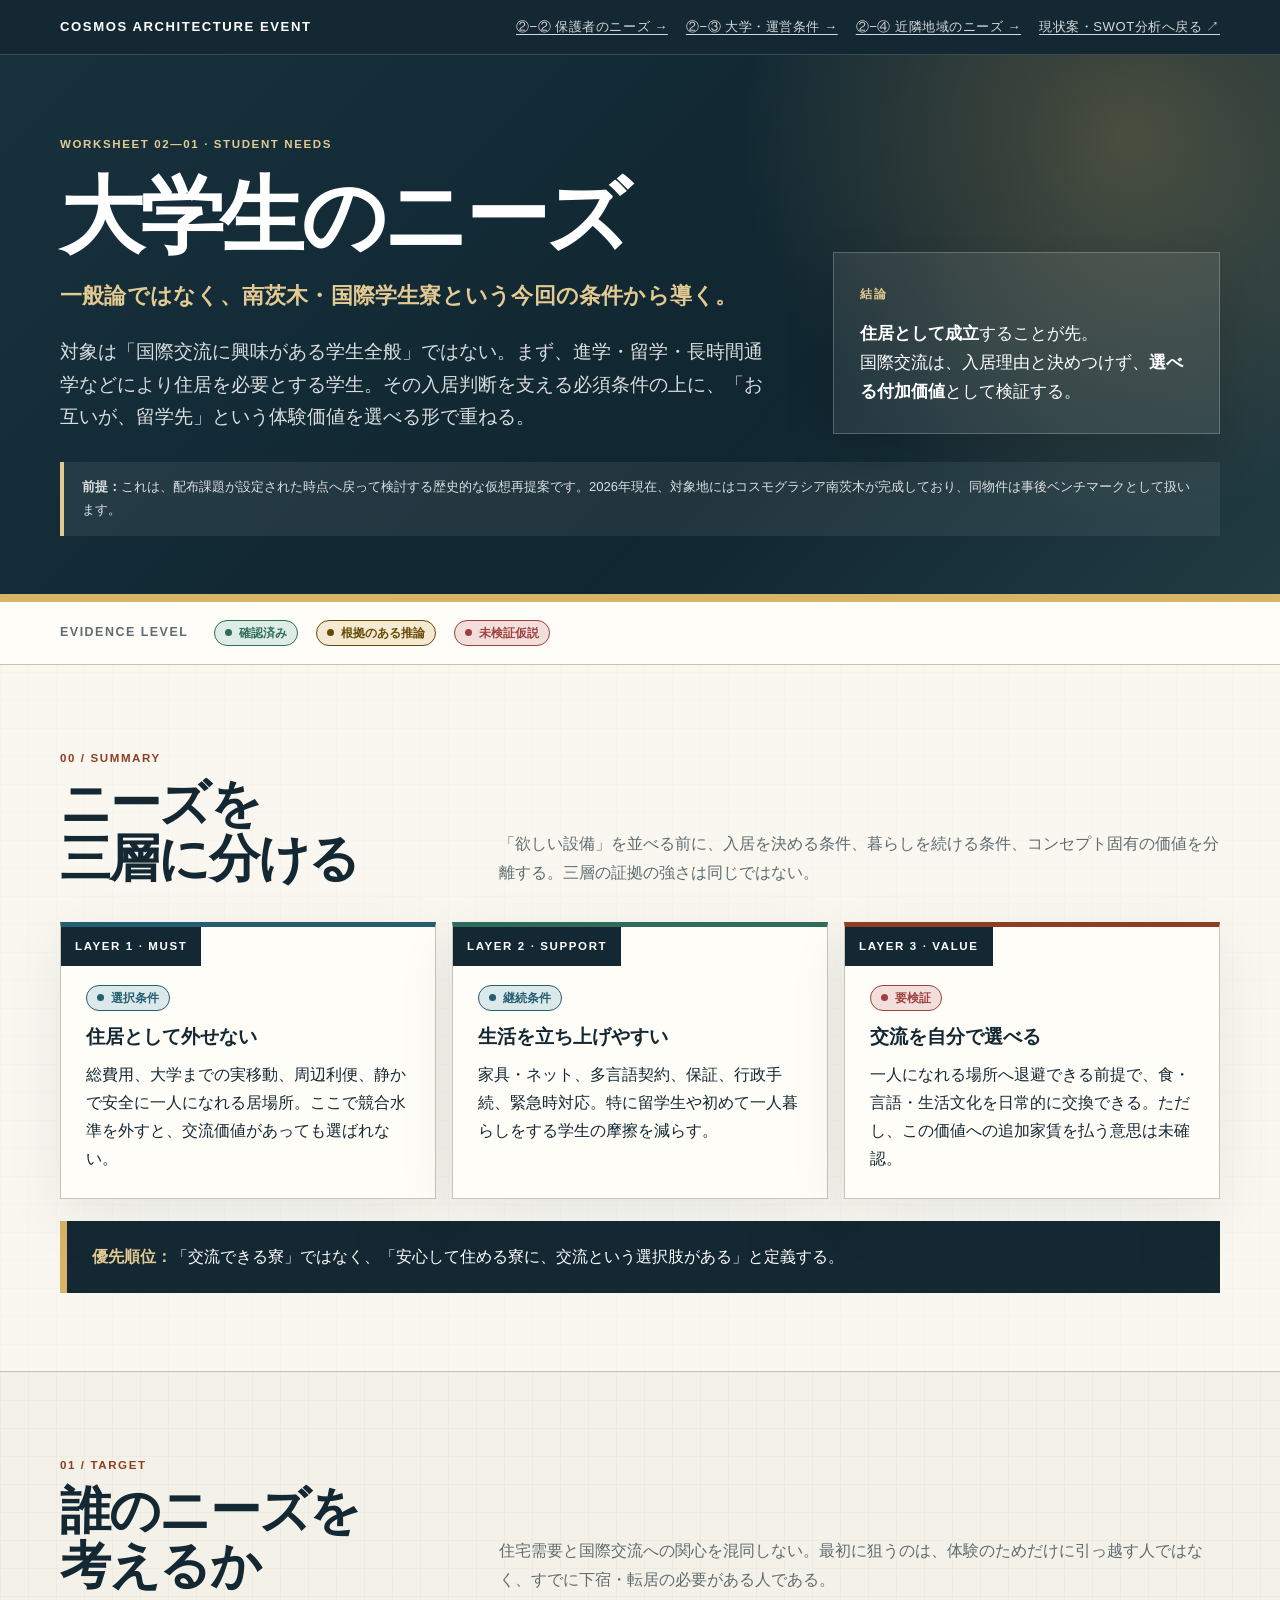
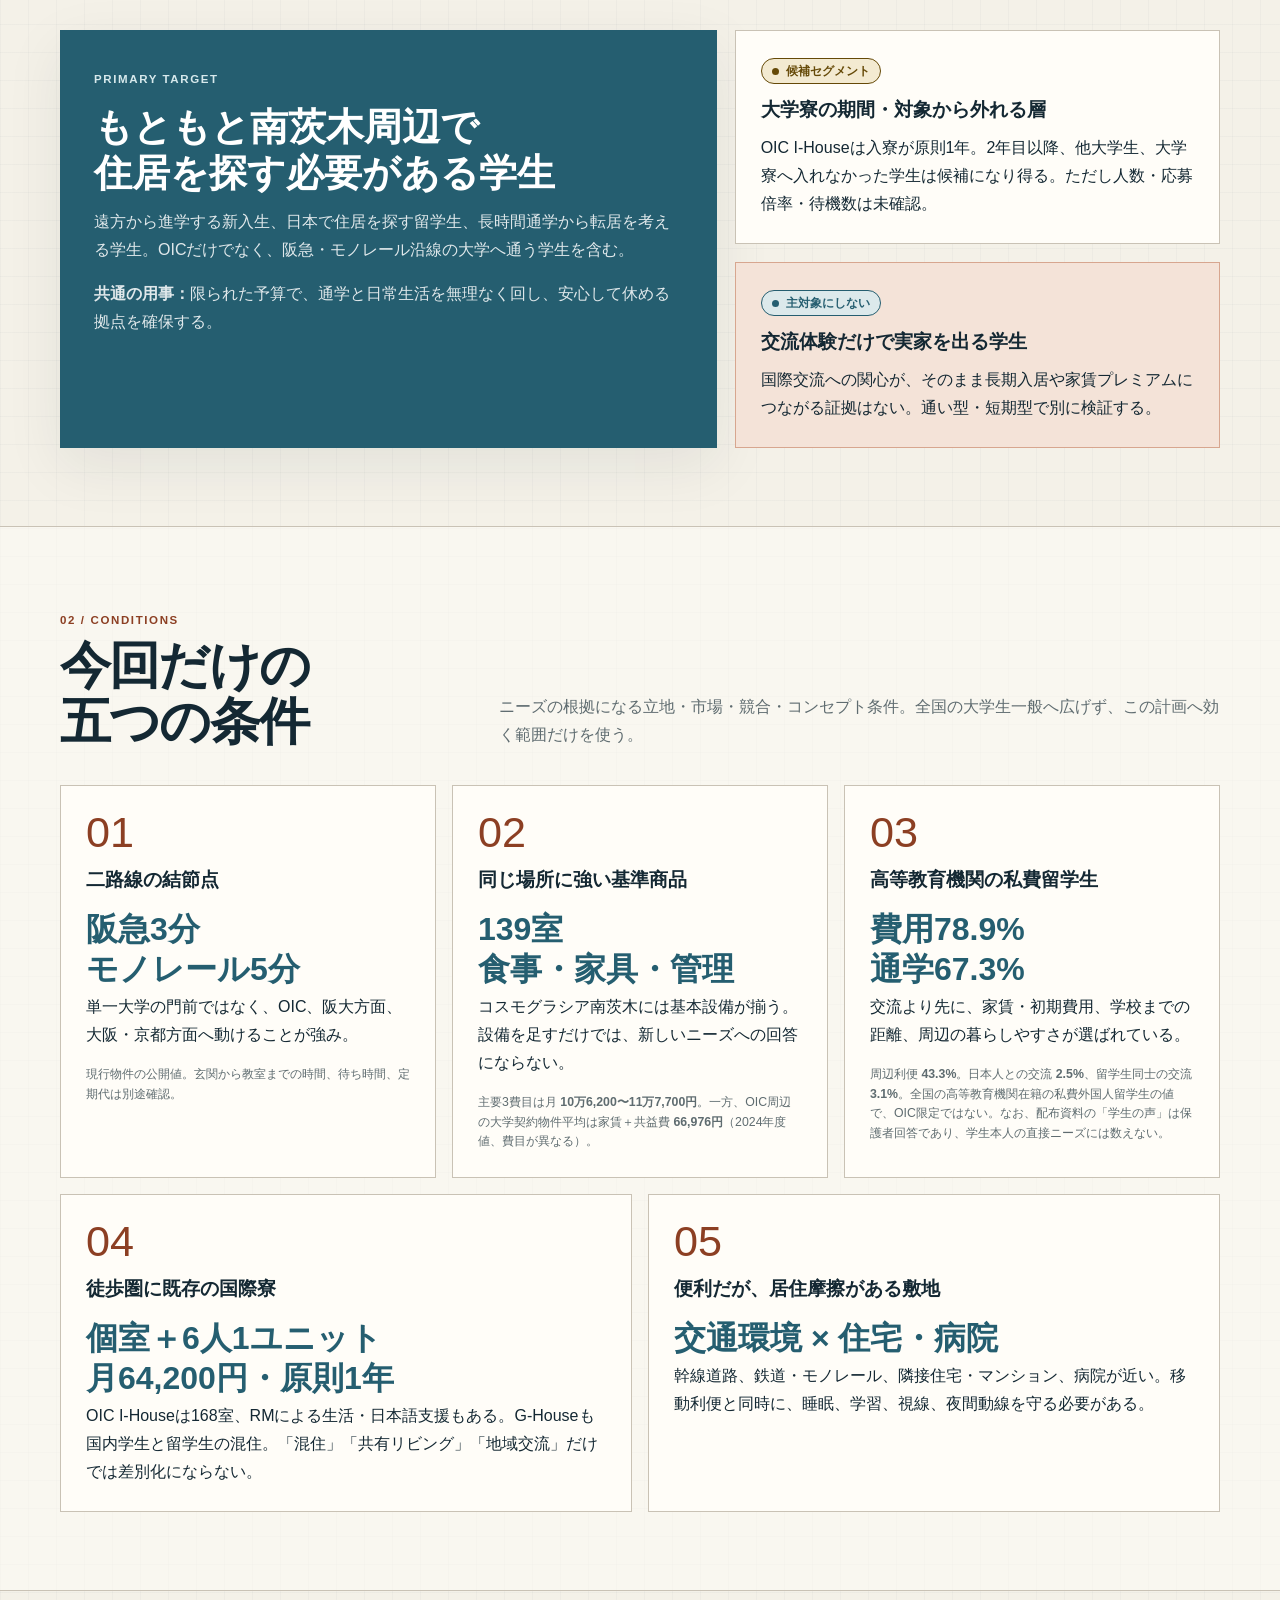
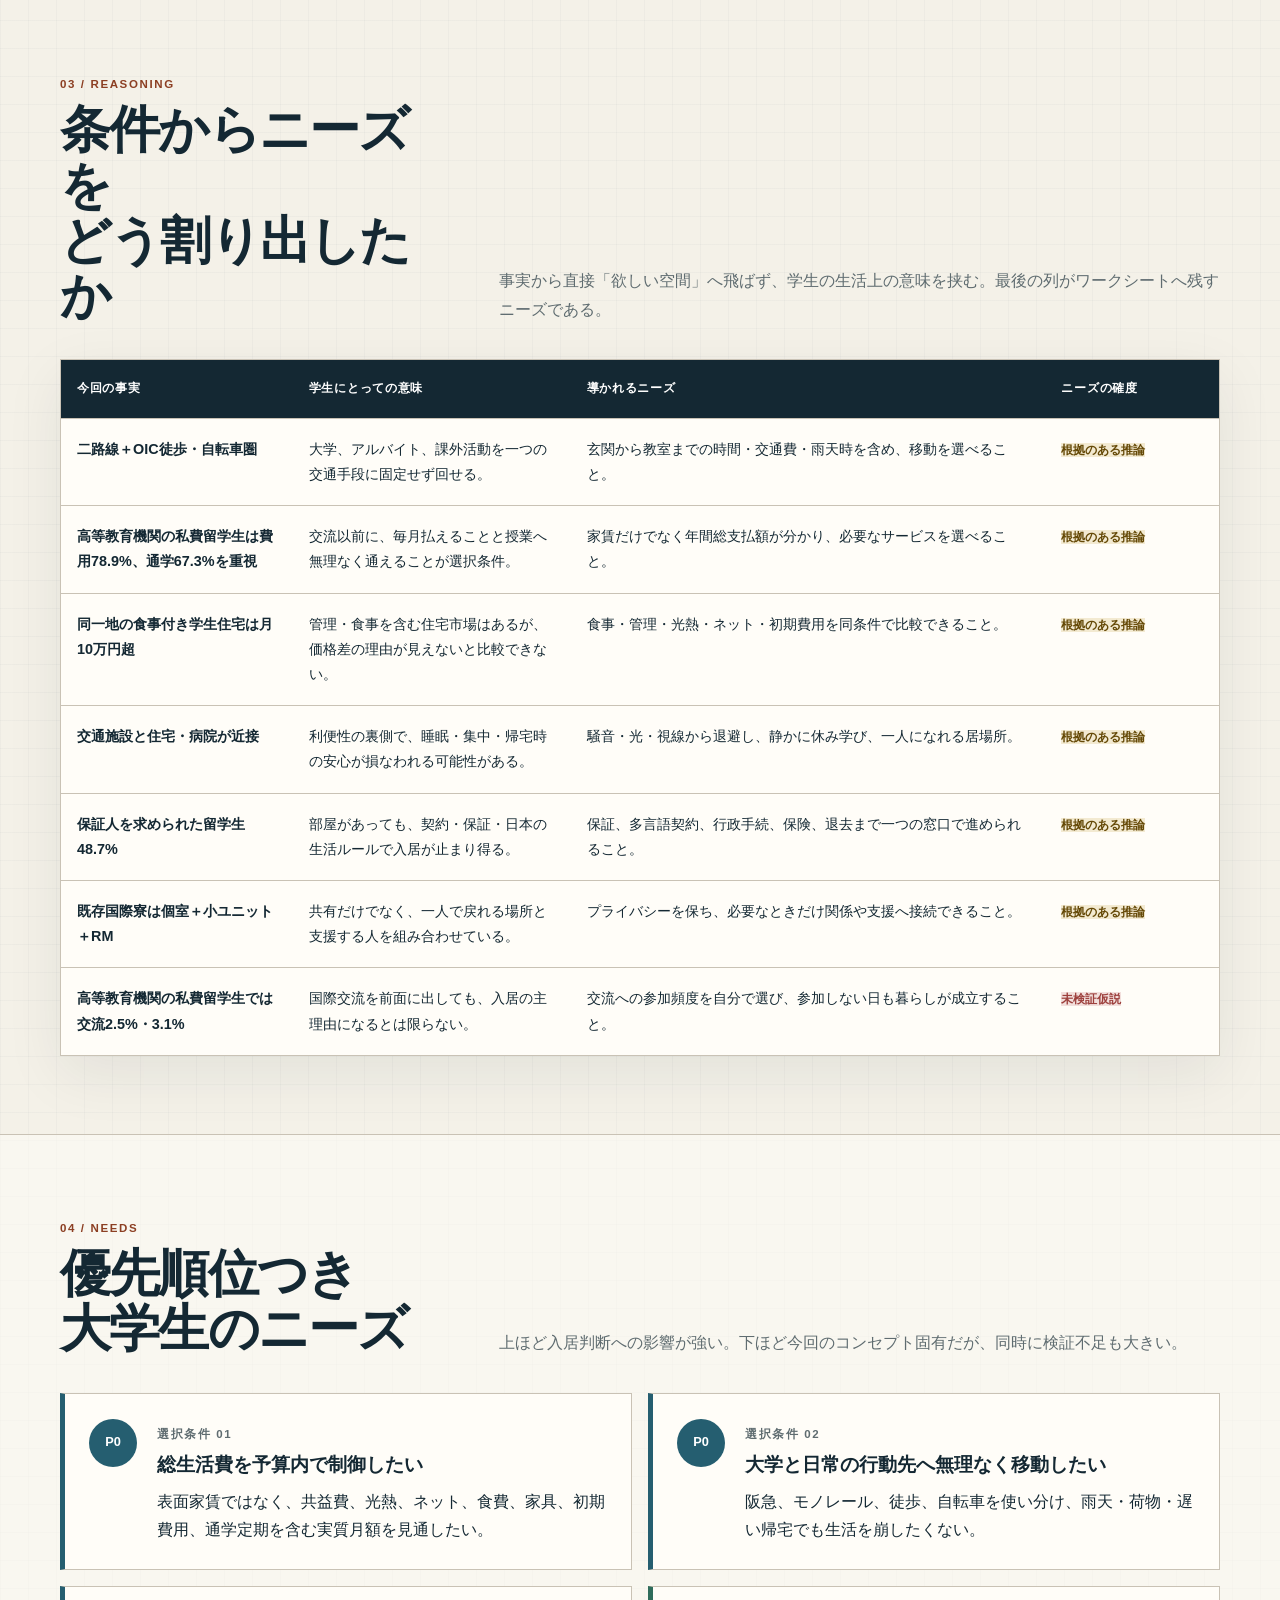
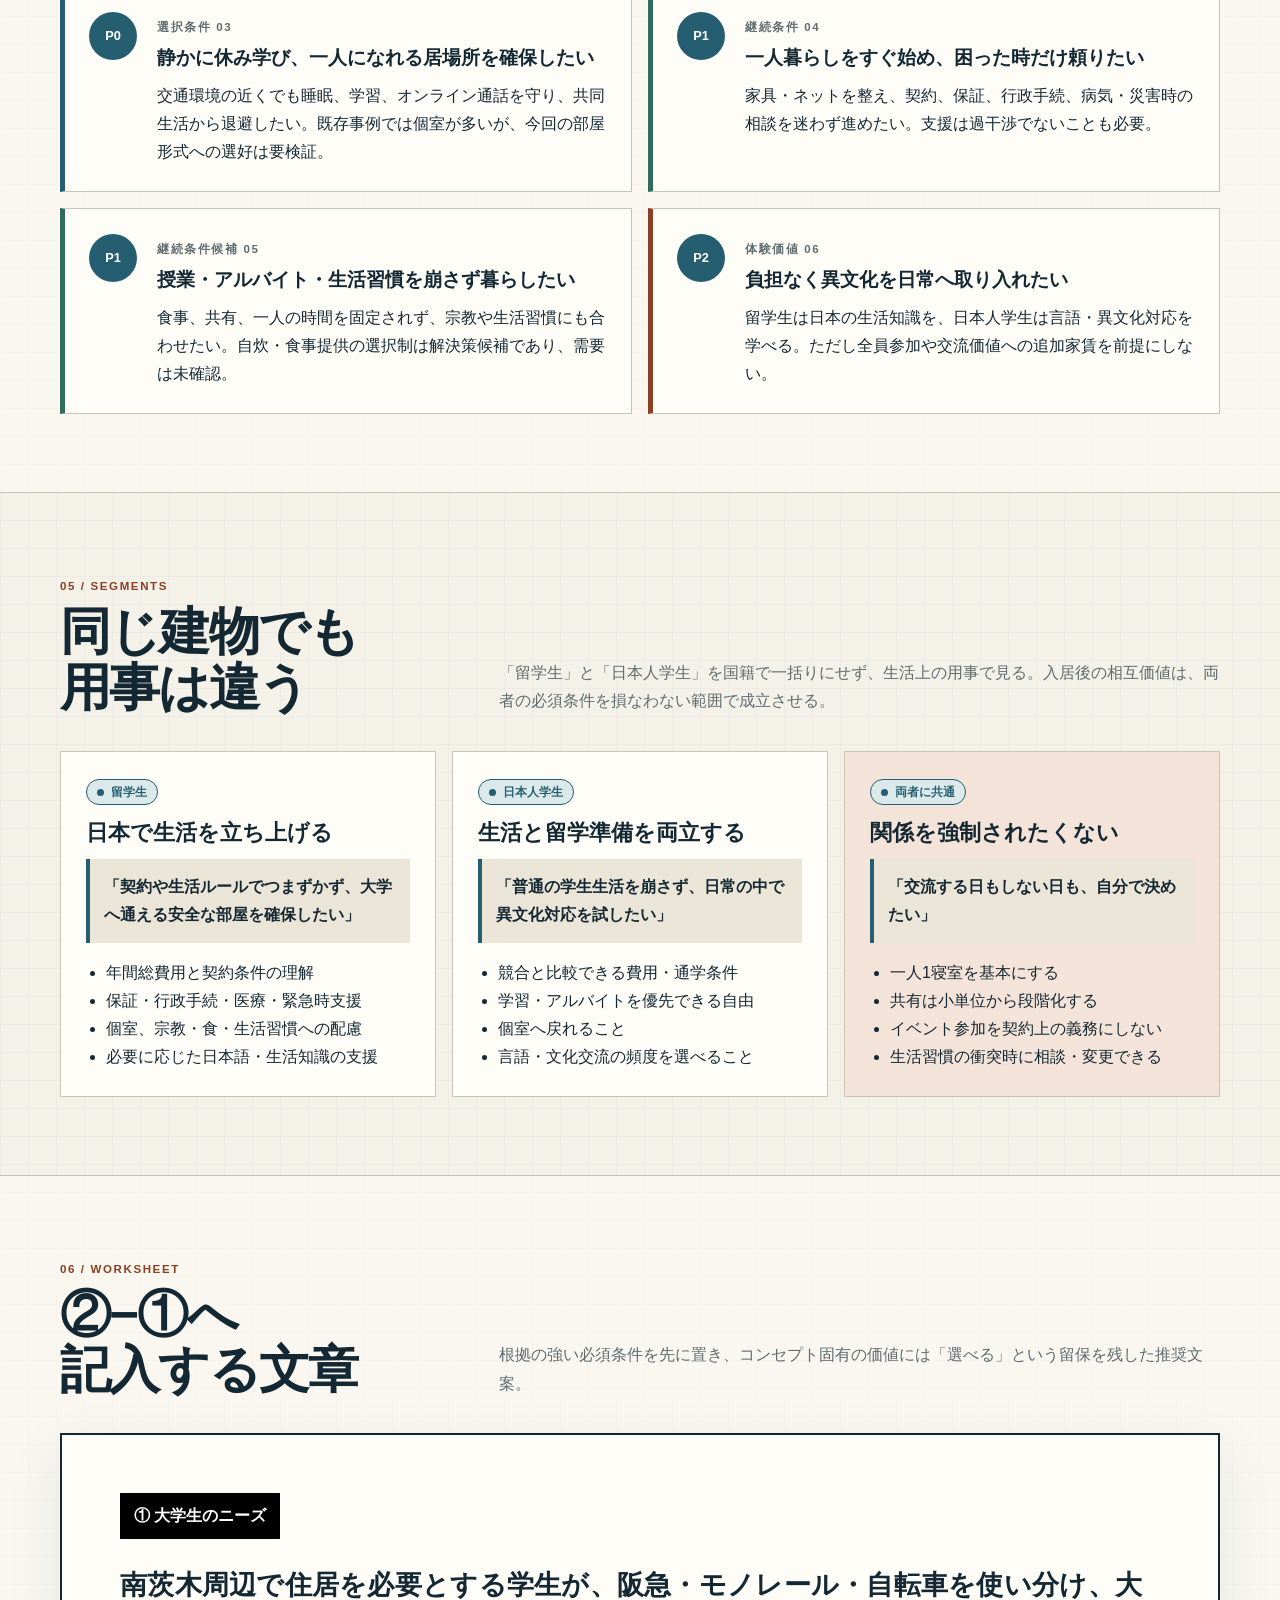
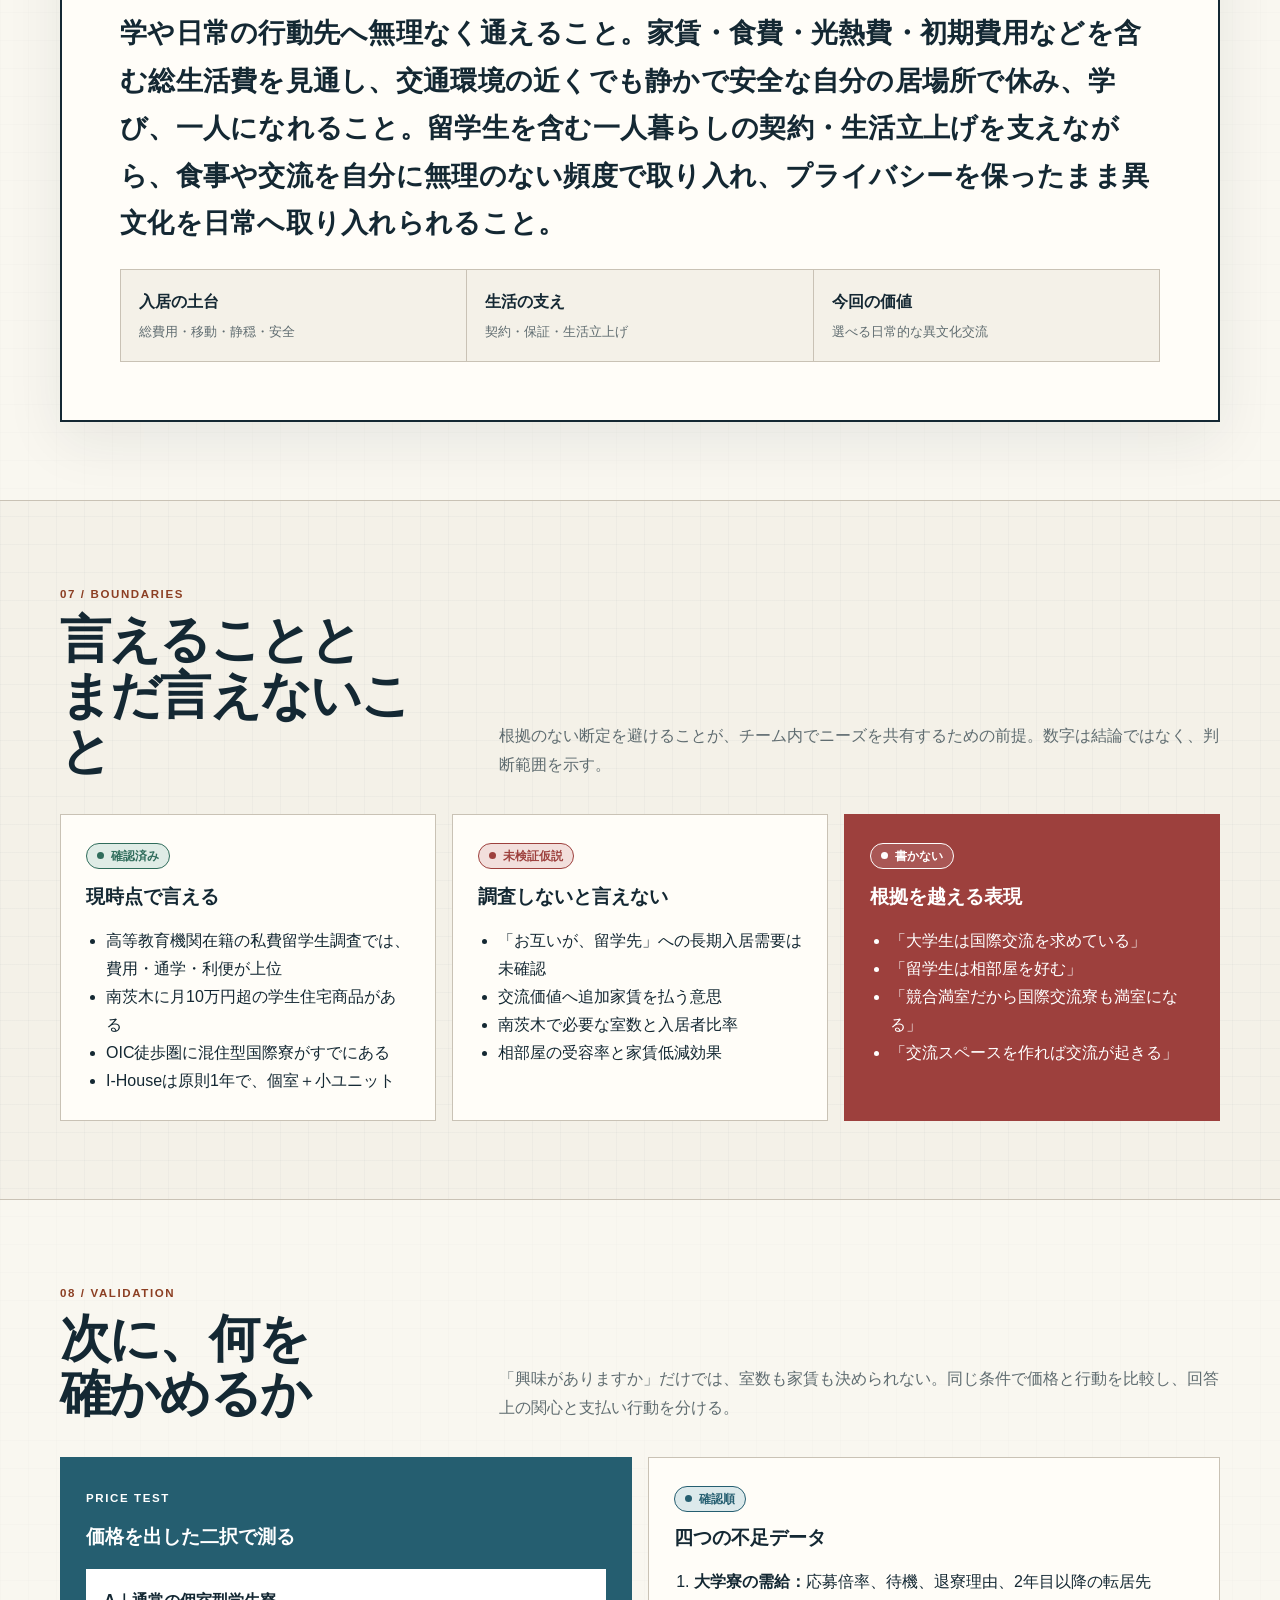
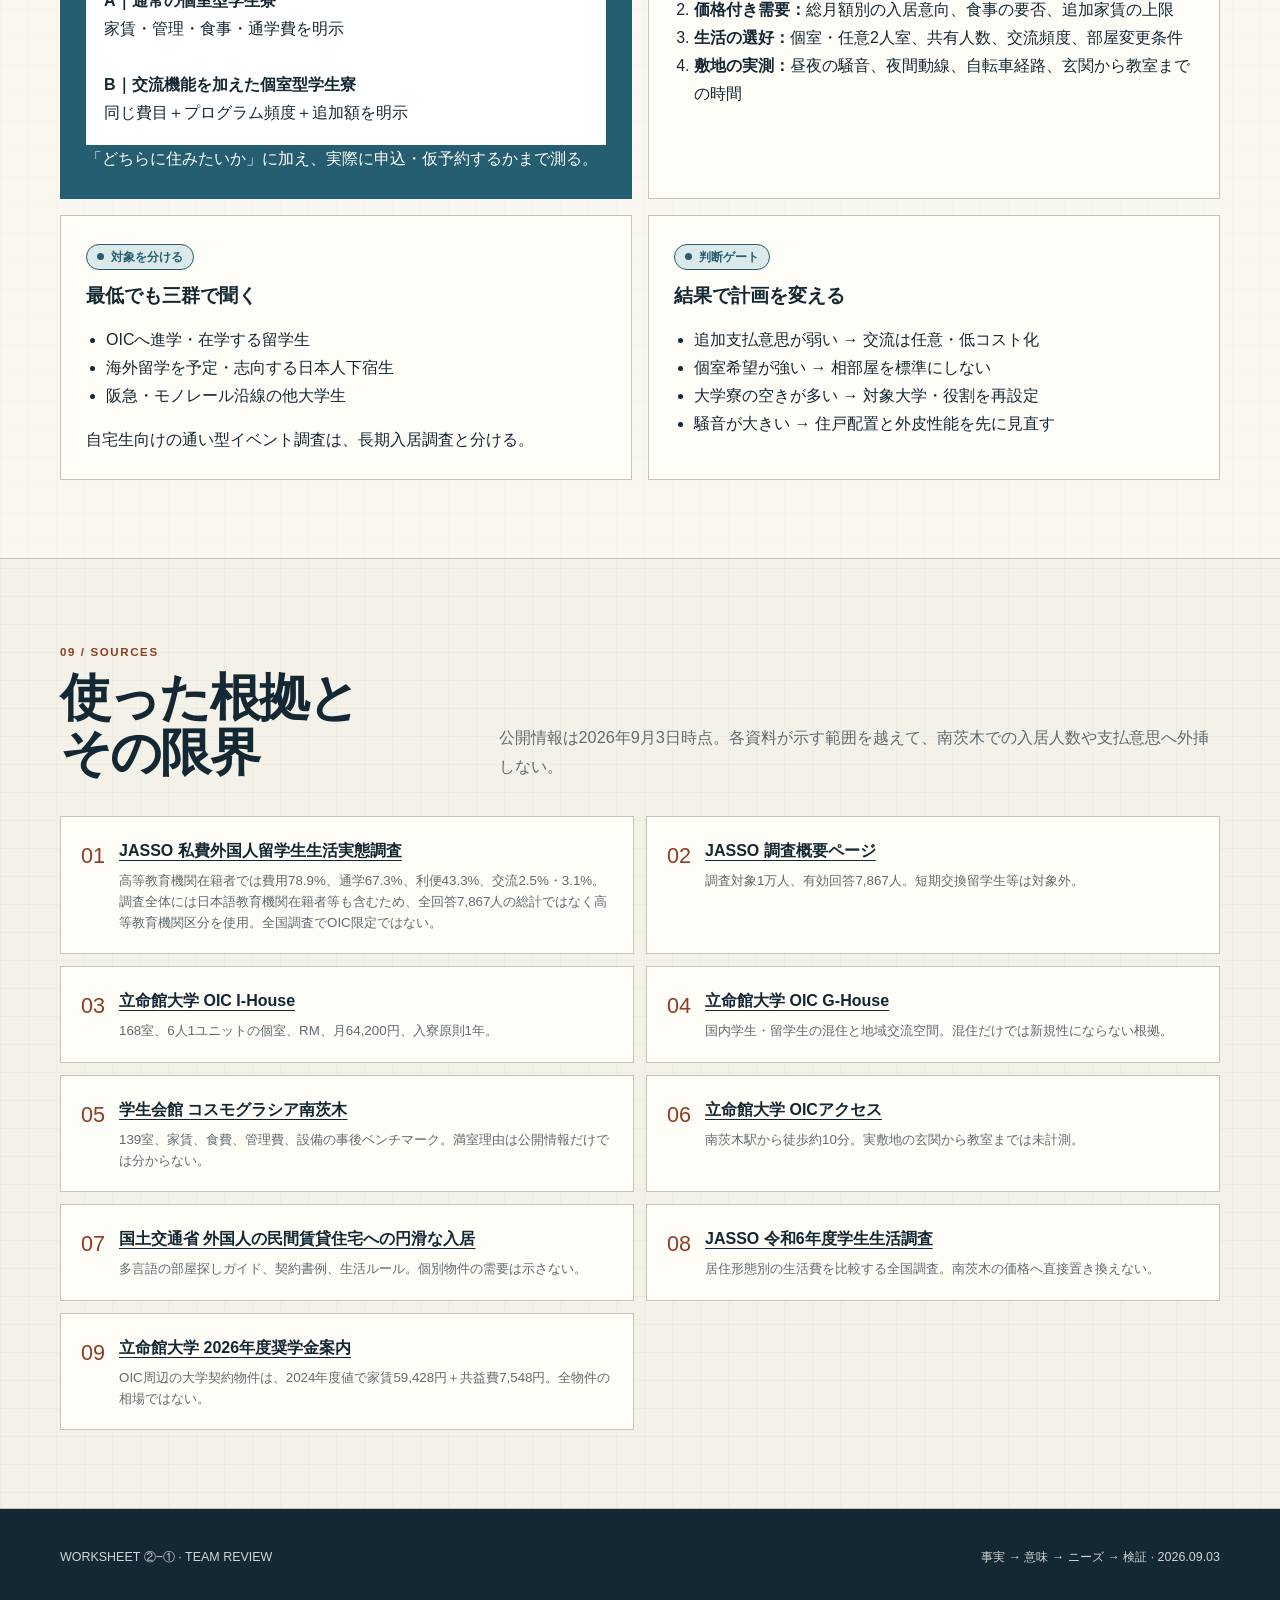
<file: needs/index.html>
<!doctype html>
<html lang="ja">
<head>
  <meta charset="utf-8">
  <meta name="viewport" content="width=device-width, initial-scale=1">
  <link rel="icon" href="data:,">
  <meta name="description" content="南茨木の学生寮計画について、今回の敷地・競合・留学生調査から大学生のニーズを導いたチーム検討資料。">
  <meta property="og:title" content="ワークシート②−①｜今回の条件から導く大学生のニーズ">
  <meta property="og:description" content="事実、推論、未検証仮説を分け、学生寮の入居判断と『お互いが、留学先』の成立条件を整理。">
  <meta property="og:type" content="article">
  <title>ワークシート②−①｜今回の条件から導く大学生のニーズ</title>
  <style>
    :root {
      --paper: #f4f1e8;
      --paper-2: #ebe5d8;
      --surface: #fffdf8;
      --ink: #142833;
      --muted: #5f6c70;
      --line: #c9c2b5;
      --blue: #255e70;
      --blue-soft: #dce9eb;
      --orange: #8c3f23;
      --orange-soft: #f4e3d8;
      --green: #2f6c5b;
      --green-soft: #dfece6;
      --yellow: #654907;
      --yellow-soft: #f3ead1;
      --red: #9d403d;
      --red-soft: #f2dfdc;
      --max: 1160px;
      --shadow: 0 18px 55px rgba(20, 40, 51, 0.08);
    }

    * {
      box-sizing: border-box;
    }

    html {
      scroll-behavior: smooth;
    }

    body {
      margin: 0;
      color: var(--ink);
      background:
        linear-gradient(rgba(20, 40, 51, 0.026) 1px, transparent 1px),
        linear-gradient(90deg, rgba(20, 40, 51, 0.026) 1px, transparent 1px),
        var(--paper);
      background-size: 28px 28px;
      font-family: -apple-system, BlinkMacSystemFont, "Hiragino Sans", "Yu Gothic", "Noto Sans JP", sans-serif;
      line-height: 1.75;
      -webkit-font-smoothing: antialiased;
    }

    a {
      color: inherit;
      text-decoration-thickness: 1px;
      text-underline-offset: 0.22em;
      overflow-wrap: anywhere;
    }

    a:hover {
      color: var(--blue);
    }

    .shell {
      width: min(calc(100% - 40px), var(--max));
      margin-inline: auto;
    }

    .topbar {
      border-bottom: 1px solid rgba(255, 255, 255, 0.16);
      background: var(--ink);
      color: #fff;
    }

    .topbar-inner {
      min-height: 54px;
      display: flex;
      align-items: center;
      justify-content: space-between;
      gap: 24px;
      font-size: 0.82rem;
      letter-spacing: 0.04em;
    }

    .topbar strong {
      letter-spacing: 0.12em;
    }

    .topbar a {
      color: #fff;
      opacity: 0.82;
    }

    .topbar-nav {
      display: flex;
      flex-wrap: wrap;
      justify-content: flex-end;
      gap: 8px 18px;
    }

    .hero {
      padding: 74px 0 58px;
      background:
        radial-gradient(circle at 88% 15%, rgba(218, 176, 99, 0.28), transparent 24rem),
        linear-gradient(135deg, #17313d 0%, #102630 62%, #213b43 100%);
      color: #fff;
      border-bottom: 8px solid #d7b466;
    }

    .kicker,
    .section-number,
    .eyebrow,
    .priority,
    .status,
    .mini-label {
      display: inline-block;
      text-transform: uppercase;
      font-size: 0.72rem;
      font-weight: 800;
      letter-spacing: 0.14em;
    }

    .kicker {
      margin-bottom: 18px;
      color: #e3ca92;
    }

    .hero-grid {
      display: grid;
      grid-template-columns: minmax(0, 1.3fr) minmax(300px, 0.7fr);
      gap: 54px;
      align-items: end;
    }

    h1,
    h2,
    h3,
    p {
      margin-top: 0;
    }

    h1 {
      max-width: 900px;
      margin-bottom: 24px;
      font-size: clamp(2.55rem, 6.6vw, 5.6rem);
      line-height: 1.05;
      letter-spacing: -0.045em;
    }

    h1 span {
      display: block;
      margin-top: 18px;
      color: #e3ca92;
      font-size: clamp(1rem, 1.9vw, 1.35rem);
      font-weight: 600;
      letter-spacing: 0.01em;
      line-height: 1.55;
    }

    .hero-lead {
      max-width: 730px;
      margin-bottom: 0;
      color: rgba(255, 255, 255, 0.84);
      font-size: clamp(1rem, 1.5vw, 1.16rem);
    }

    .hero-finding {
      padding: 26px;
      background: rgba(255, 255, 255, 0.08);
      border: 1px solid rgba(255, 255, 255, 0.22);
      box-shadow: 0 18px 45px rgba(0, 0, 0, 0.15);
    }

    .hero-finding .eyebrow {
      color: #e3ca92;
    }

    .hero-finding p {
      margin: 12px 0 0;
      font-size: 1.08rem;
      line-height: 1.7;
    }

    .legend {
      padding: 18px 0;
      background: var(--surface);
      border-bottom: 1px solid var(--line);
    }

    .legend-inner {
      display: flex;
      align-items: center;
      flex-wrap: wrap;
      gap: 10px 18px;
    }

    .legend-title {
      margin-right: 8px;
      color: var(--muted);
      font-size: 0.78rem;
      font-weight: 800;
      letter-spacing: 0.12em;
    }

    .badge {
      display: inline-flex;
      align-items: center;
      gap: 7px;
      padding: 5px 10px;
      border: 1px solid currentColor;
      border-radius: 999px;
      font-size: 0.73rem;
      font-weight: 800;
      line-height: 1.2;
    }

    .badge::before {
      width: 7px;
      height: 7px;
      border-radius: 50%;
      background: currentColor;
      content: "";
    }

    .verified {
      color: var(--green);
      background: var(--green-soft);
    }

    .inference {
      color: var(--yellow);
      background: var(--yellow-soft);
    }

    .open {
      color: var(--red);
      background: var(--red-soft);
    }

    .category {
      color: var(--blue);
      background: var(--blue-soft);
    }

    .hero-context {
      margin: 28px 0 0;
      padding: 14px 18px;
      color: rgba(255, 255, 255, 0.84);
      background: rgba(255, 255, 255, 0.07);
      border-left: 4px solid #e3ca92;
      font-size: 0.82rem;
    }

    .section {
      padding: 78px 0;
      border-bottom: 1px solid var(--line);
    }

    .section:nth-of-type(even) {
      background: rgba(255, 253, 248, 0.52);
    }

    .section-head {
      display: grid;
      grid-template-columns: minmax(260px, 0.7fr) minmax(340px, 1.3fr);
      gap: 50px;
      align-items: end;
      margin-bottom: 36px;
    }

    .section-number {
      margin-bottom: 8px;
      color: var(--orange);
    }

    h2 {
      margin-bottom: 0;
      font-size: clamp(2rem, 4vw, 3.5rem);
      line-height: 1.08;
      letter-spacing: -0.035em;
    }

    .section-intro {
      margin-bottom: 0;
      color: var(--muted);
      font-size: 1.02rem;
    }

    .summary-grid,
    .condition-grid,
    .need-grid,
    .segment-grid,
    .boundary-grid,
    .validation-grid {
      display: grid;
      gap: 16px;
    }

    .summary-grid {
      grid-template-columns: repeat(3, 1fr);
    }

    .card {
      min-width: 0;
      padding: 25px;
      background: var(--surface);
      border: 1px solid var(--line);
      box-shadow: var(--shadow);
    }

    .card h3 {
      margin: 12px 0 10px;
      font-size: 1.2rem;
      line-height: 1.45;
    }

    .card p:last-child,
    .card ul:last-child {
      margin-bottom: 0;
    }

    .summary-card {
      position: relative;
      padding-top: 55px;
    }

    .summary-card .priority {
      position: absolute;
      inset: 0 auto auto 0;
      padding: 9px 14px;
      color: #fff;
      background: var(--ink);
    }

    .summary-card.primary {
      border-top: 5px solid var(--blue);
    }

    .summary-card.support {
      border-top: 5px solid var(--green);
    }

    .summary-card.hypothesis {
      border-top: 5px solid var(--orange);
    }

    .decision-line {
      margin-top: 22px;
      padding: 22px 25px;
      background: var(--ink);
      color: #fff;
      border-left: 7px solid #d7b466;
    }

    .decision-line strong {
      color: #e3ca92;
    }

    .target-layout {
      display: grid;
      grid-template-columns: minmax(0, 1.15fr) minmax(300px, 0.85fr);
      gap: 18px;
    }

    .target-main {
      padding: 34px;
      background: var(--blue);
      color: #fff;
      box-shadow: var(--shadow);
    }

    .target-main h3 {
      margin: 12px 0 12px;
      font-size: clamp(1.6rem, 3vw, 2.5rem);
      line-height: 1.2;
    }

    .target-main p {
      color: rgba(255, 255, 255, 0.86);
    }

    .target-main .mini-label {
      color: #d7e9ec;
    }

    .target-side {
      display: grid;
      gap: 18px;
    }

    .target-side .card {
      box-shadow: none;
    }

    .target-side .avoid {
      background: var(--orange-soft);
      border-color: #d7a68f;
    }

    .condition-grid {
      grid-template-columns: repeat(6, 1fr);
    }

    .condition-card {
      grid-column: span 2;
      box-shadow: none;
    }

    .condition-card.wide {
      grid-column: span 3;
    }

    .condition-number {
      display: block;
      color: var(--orange);
      font-size: 2.7rem;
      font-weight: 300;
      line-height: 1;
    }

    .metric {
      display: block;
      margin: 15px 0 4px;
      color: var(--blue);
      font-size: clamp(1.45rem, 2.6vw, 2rem);
      font-weight: 800;
      line-height: 1.25;
    }

    .source-note {
      display: block;
      margin-top: 16px;
      color: var(--muted);
      font-size: 0.77rem;
      line-height: 1.6;
    }

    .source-note a {
      font-weight: 700;
    }

    .table-wrap {
      overflow-x: auto;
      background: var(--surface);
      border: 1px solid var(--line);
      box-shadow: var(--shadow);
    }

    table {
      width: 100%;
      border-collapse: collapse;
      font-size: 0.9rem;
    }

    th,
    td {
      padding: 18px 16px;
      text-align: left;
      vertical-align: top;
      border-bottom: 1px solid var(--line);
    }

    th {
      color: #fff;
      background: var(--ink);
      font-size: 0.76rem;
      letter-spacing: 0.06em;
    }

    tr:last-child td {
      border-bottom: 0;
    }

    td:first-child {
      width: 20%;
      font-weight: 800;
    }

    td:nth-child(2) {
      width: 24%;
    }

    td:nth-child(4) {
      width: 15%;
    }

    .confidence {
      white-space: nowrap;
      font-size: 0.75rem;
      font-weight: 800;
    }

    .need-grid {
      grid-template-columns: repeat(2, 1fr);
    }

    .need-card {
      position: relative;
      padding-left: 92px;
      box-shadow: none;
    }

    .need-card::before {
      position: absolute;
      top: 25px;
      left: 24px;
      display: grid;
      width: 48px;
      height: 48px;
      place-items: center;
      border-radius: 50%;
      color: #fff;
      background: var(--blue);
      font-size: 0.8rem;
      font-weight: 900;
      content: attr(data-rank);
    }

    .need-card.core {
      border-left: 5px solid var(--blue);
    }

    .need-card.supporting {
      border-left: 5px solid var(--green);
    }

    .need-card.concept {
      border-left: 5px solid var(--orange);
    }

    .need-card .status {
      color: var(--muted);
    }

    .need-card h3 {
      margin-top: 4px;
    }

    .need-card ul,
    .segment-card ul,
    .boundary-card ul,
    .validation-card ol,
    .validation-card ul {
      padding-left: 1.25em;
    }

    .segment-grid {
      grid-template-columns: repeat(3, 1fr);
    }

    .segment-card {
      box-shadow: none;
    }

    .segment-card h3 {
      font-size: 1.35rem;
    }

    .segment-card .job {
      padding: 14px;
      color: var(--ink);
      background: var(--paper-2);
      border-left: 4px solid var(--blue);
      font-weight: 700;
    }

    .segment-card.caution {
      background: var(--orange-soft);
    }

    .worksheet-panel {
      padding: clamp(28px, 5vw, 58px);
      background: var(--surface);
      border: 2px solid var(--ink);
      box-shadow: var(--shadow);
    }

    .worksheet-label {
      display: inline-block;
      margin-bottom: 22px;
      padding: 9px 14px;
      color: #fff;
      background: #000;
      font-weight: 800;
    }

    .worksheet-copy {
      margin-bottom: 0;
      font-size: clamp(1.2rem, 2.5vw, 1.7rem);
      font-weight: 700;
      line-height: 1.75;
      letter-spacing: 0.01em;
    }

    .worksheet-foot {
      display: grid;
      grid-template-columns: repeat(3, 1fr);
      gap: 1px;
      margin-top: 22px;
      background: var(--line);
      border: 1px solid var(--line);
    }

    .worksheet-foot > div {
      padding: 18px;
      background: var(--paper);
    }

    .worksheet-foot strong,
    .worksheet-foot span {
      display: block;
    }

    .worksheet-foot span {
      margin-top: 5px;
      color: var(--muted);
      font-size: 0.8rem;
    }

    .boundary-grid {
      grid-template-columns: repeat(3, 1fr);
    }

    .boundary-card {
      box-shadow: none;
    }

    .boundary-card h3 {
      margin-top: 14px;
    }

    .boundary-card.dont {
      color: #fff;
      background: var(--red);
      border-color: var(--red);
    }

    .boundary-card.dont .badge {
      color: #fff;
      background: rgba(255, 255, 255, 0.12);
    }

    .validation-grid {
      grid-template-columns: 1fr 1fr;
    }

    .validation-card {
      box-shadow: none;
    }

    .validation-card.accent {
      color: #fff;
      background: var(--blue);
      border-color: var(--blue);
    }

    .test-box {
      margin-top: 18px;
      padding: 18px;
      color: var(--ink);
      background: #fff;
    }

    .source-list {
      display: grid;
      grid-template-columns: repeat(2, 1fr);
      gap: 12px;
    }

    .source-item {
      display: grid;
      grid-template-columns: auto 1fr;
      gap: 14px;
      padding: 20px;
      background: var(--surface);
      border: 1px solid var(--line);
    }

    .source-index {
      color: var(--orange);
      font-size: 1.35rem;
      font-weight: 300;
    }

    .source-item strong,
    .source-item small {
      display: block;
    }

    .source-item small {
      margin-top: 6px;
      color: var(--muted);
      line-height: 1.55;
    }

    .footer {
      padding: 38px 0;
      color: rgba(255, 255, 255, 0.8);
      background: var(--ink);
    }

    .footer-inner {
      display: flex;
      justify-content: space-between;
      gap: 24px;
      font-size: 0.78rem;
    }

    @media (max-width: 900px) {
      .hero-grid,
      .section-head,
      .target-layout,
      .summary-grid,
      .segment-grid,
      .boundary-grid {
        grid-template-columns: 1fr;
      }

      .condition-card,
      .condition-card.wide {
        grid-column: span 3;
      }

      .source-list {
        grid-template-columns: 1fr;
      }
    }

    @media (max-width: 680px) {
      .shell {
        width: min(calc(100% - 24px), var(--max));
      }

      .topbar-inner,
      .footer-inner {
        align-items: flex-start;
        flex-direction: column;
        padding-block: 14px;
      }

      .hero {
        padding: 48px 0 42px;
      }

      .section {
        padding: 56px 0;
      }

      .need-grid,
      .validation-grid,
      .worksheet-foot {
        grid-template-columns: 1fr;
      }

      .condition-grid {
        grid-template-columns: 1fr;
      }

      .condition-card,
      .condition-card.wide {
        grid-column: auto;
      }

      .need-card {
        padding: 78px 21px 22px;
      }

      .need-card::before {
        top: 20px;
        left: 21px;
      }

      .table-wrap {
        overflow: visible;
        border: 0;
        box-shadow: none;
        background: transparent;
      }

      table,
      thead,
      tbody,
      tr,
      th,
      td {
        display: block;
      }

      thead {
        position: absolute;
        width: 1px;
        height: 1px;
        overflow: hidden;
        clip: rect(0 0 0 0);
      }

      tr {
        margin-bottom: 14px;
        background: var(--surface);
        border: 1px solid var(--line);
      }

      td,
      td:first-child,
      td:nth-child(2),
      td:nth-child(4) {
        position: relative;
        width: auto;
        padding: 12px 15px 12px 42%;
        border-bottom: 1px solid var(--line);
      }

      td::before {
        position: absolute;
        left: 15px;
        width: calc(42% - 24px);
        color: var(--muted);
        font-size: 0.7rem;
        font-weight: 800;
        content: attr(data-label);
      }

      td:last-child {
        border-bottom: 0;
      }
    }

    @media print {
      :root {
        --paper: #fff;
        --surface: #fff;
        --shadow: none;
      }

      html {
        scroll-behavior: auto;
      }

      body {
        background: #fff;
        font-size: 9.5pt;
      }

      .topbar {
        display: none;
      }

      .hero,
      .footer,
      .target-main,
      .decision-line,
      th,
      .boundary-card.dont,
      .validation-card.accent {
        color: #111;
        background: #fff;
        border-color: #111;
      }

      .hero {
        padding: 32px 0;
        border-bottom: 3px solid #111;
      }

      .hero-lead,
      .hero-finding p,
      .target-main p {
        color: #222;
      }

      .section {
        padding: 34px 0;
        break-inside: avoid;
      }

      .card,
      .table-wrap,
      .worksheet-panel {
        box-shadow: none;
      }

      a {
        text-decoration: none;
      }
    }
  </style>
</head>
<body>
  <header class="topbar">
    <div class="shell topbar-inner">
      <strong>COSMOS ARCHITECTURE EVENT</strong>
      <nav class="topbar-nav" aria-label="関連ページ">
        <a href="./parents/">②−② 保護者のニーズ →</a>
        <a href="./university/">②−③ 大学・運営条件 →</a>
        <a href="./community/">②−④ 近隣地域のニーズ →</a>
        <a href="../proposal.html">現状案・SWOT分析へ戻る ↗</a>
      </nav>
    </div>
  </header>

  <main>
    <section class="hero" id="overview">
      <div class="shell">
        <span class="kicker">WORKSHEET 02—01 · STUDENT NEEDS</span>
        <div class="hero-grid">
          <div>
            <h1>大学生のニーズ<span>一般論ではなく、南茨木・国際学生寮という今回の条件から導く。</span></h1>
            <p class="hero-lead">対象は「国際交流に興味がある学生全般」ではない。まず、進学・留学・長時間通学などにより住居を必要とする学生。その入居判断を支える必須条件の上に、「お互いが、留学先」という体験価値を選べる形で重ねる。</p>
          </div>
          <aside class="hero-finding">
            <span class="eyebrow">結論</span>
            <p><strong>住居として成立</strong>することが先。<br>国際交流は、入居理由と決めつけず、<strong>選べる付加価値</strong>として検証する。</p>
          </aside>
        </div>
        <p class="hero-context"><strong>前提：</strong>これは、配布課題が設定された時点へ戻って検討する歴史的な仮想再提案です。2026年現在、対象地にはコスモグラシア南茨木が完成しており、同物件は事後ベンチマークとして扱います。</p>
      </div>
    </section>

    <aside class="legend" aria-label="根拠の強さ">
      <div class="shell legend-inner">
        <span class="legend-title">EVIDENCE LEVEL</span>
        <span class="badge verified">確認済み</span>
        <span class="badge inference">根拠のある推論</span>
        <span class="badge open">未検証仮説</span>
      </div>
    </aside>

    <section class="section">
      <div class="shell">
        <div class="section-head">
          <div><span class="section-number">00 / SUMMARY</span><h2>ニーズを<br>三層に分ける</h2></div>
          <p class="section-intro">「欲しい設備」を並べる前に、入居を決める条件、暮らしを続ける条件、コンセプト固有の価値を分離する。三層の証拠の強さは同じではない。</p>
        </div>
        <div class="summary-grid">
          <article class="card summary-card primary">
            <span class="priority">LAYER 1 · MUST</span>
            <span class="badge category">選択条件</span>
            <h3>住居として外せない</h3>
            <p>総費用、大学までの実移動、周辺利便、静かで安全に一人になれる居場所。ここで競合水準を外すと、交流価値があっても選ばれない。</p>
          </article>
          <article class="card summary-card support">
            <span class="priority">LAYER 2 · SUPPORT</span>
            <span class="badge category">継続条件</span>
            <h3>生活を立ち上げやすい</h3>
            <p>家具・ネット、多言語契約、保証、行政手続、緊急時対応。特に留学生や初めて一人暮らしをする学生の摩擦を減らす。</p>
          </article>
          <article class="card summary-card hypothesis">
            <span class="priority">LAYER 3 · VALUE</span>
            <span class="badge open">要検証</span>
            <h3>交流を自分で選べる</h3>
            <p>一人になれる場所へ退避できる前提で、食・言語・生活文化を日常的に交換できる。ただし、この価値への追加家賃を払う意思は未確認。</p>
          </article>
        </div>
        <div class="decision-line"><strong>優先順位：</strong>「交流できる寮」ではなく、「安心して住める寮に、交流という選択肢がある」と定義する。</div>
      </div>
    </section>

    <section class="section" id="target">
      <div class="shell">
        <div class="section-head">
          <div><span class="section-number">01 / TARGET</span><h2>誰のニーズを<br>考えるか</h2></div>
          <p class="section-intro">住宅需要と国際交流への関心を混同しない。最初に狙うのは、体験のためだけに引っ越す人ではなく、すでに下宿・転居の必要がある人である。</p>
        </div>
        <div class="target-layout">
          <article class="target-main">
            <span class="mini-label">PRIMARY TARGET</span>
            <h3>もともと南茨木周辺で<br>住居を探す必要がある学生</h3>
            <p>遠方から進学する新入生、日本で住居を探す留学生、長時間通学から転居を考える学生。OICだけでなく、阪急・モノレール沿線の大学へ通う学生を含む。</p>
            <p><strong>共通の用事：</strong>限られた予算で、通学と日常生活を無理なく回し、安心して休める拠点を確保する。</p>
          </article>
          <div class="target-side">
            <article class="card">
              <span class="badge inference">候補セグメント</span>
              <h3>大学寮の期間・対象から外れる層</h3>
              <p>OIC I-Houseは入寮が原則1年。2年目以降、他大学生、大学寮へ入れなかった学生は候補になり得る。ただし人数・応募倍率・待機数は未確認。</p>
            </article>
            <article class="card avoid">
              <span class="badge category">主対象にしない</span>
              <h3>交流体験だけで実家を出る学生</h3>
              <p>国際交流への関心が、そのまま長期入居や家賃プレミアムにつながる証拠はない。通い型・短期型で別に検証する。</p>
            </article>
          </div>
        </div>
      </div>
    </section>

    <section class="section" id="conditions">
      <div class="shell">
        <div class="section-head">
          <div><span class="section-number">02 / CONDITIONS</span><h2>今回だけの<br>五つの条件</h2></div>
          <p class="section-intro">ニーズの根拠になる立地・市場・競合・コンセプト条件。全国の大学生一般へ広げず、この計画へ効く範囲だけを使う。</p>
        </div>
        <div class="condition-grid">
          <article class="card condition-card">
            <span class="condition-number">01</span>
            <h3>二路線の結節点</h3>
            <span class="metric">阪急3分<br>モノレール5分</span>
            <p>単一大学の門前ではなく、OIC、阪大方面、大阪・京都方面へ動けることが強み。</p>
            <span class="source-note">現行物件の公開値。玄関から教室までの時間、待ち時間、定期代は別途確認。</span>
          </article>
          <article class="card condition-card">
            <span class="condition-number">02</span>
            <h3>同じ場所に強い基準商品</h3>
            <span class="metric">139室<br>食事・家具・管理</span>
            <p>コスモグラシア南茨木には基本設備が揃う。設備を足すだけでは、新しいニーズへの回答にならない。</p>
            <span class="source-note">主要3費目は月 <strong>10万6,200〜11万7,700円</strong>。一方、OIC周辺の大学契約物件平均は家賃＋共益費 <strong>66,976円</strong>（2024年度値、費目が異なる）。</span>
          </article>
          <article class="card condition-card">
            <span class="condition-number">03</span>
            <h3>高等教育機関の私費留学生</h3>
            <span class="metric">費用78.9%<br>通学67.3%</span>
            <p>交流より先に、家賃・初期費用、学校までの距離、周辺の暮らしやすさが選ばれている。</p>
            <span class="source-note">周辺利便 <strong>43.3%</strong>。日本人との交流 <strong>2.5%</strong>、留学生同士の交流 <strong>3.1%</strong>。全国の高等教育機関在籍の私費外国人留学生の値で、OIC限定ではない。なお、配布資料の「学生の声」は保護者回答であり、学生本人の直接ニーズには数えない。</span>
          </article>
          <article class="card condition-card wide">
            <span class="condition-number">04</span>
            <h3>徒歩圏に既存の国際寮</h3>
            <span class="metric">個室＋6人1ユニット<br>月64,200円・原則1年</span>
            <p>OIC I-Houseは168室、RMによる生活・日本語支援もある。G-Houseも国内学生と留学生の混住。「混住」「共有リビング」「地域交流」だけでは差別化にならない。</p>
          </article>
          <article class="card condition-card wide">
            <span class="condition-number">05</span>
            <h3>便利だが、居住摩擦がある敷地</h3>
            <span class="metric">交通環境 × 住宅・病院</span>
            <p>幹線道路、鉄道・モノレール、隣接住宅・マンション、病院が近い。移動利便と同時に、睡眠、学習、視線、夜間動線を守る必要がある。</p>
          </article>
        </div>
      </div>
    </section>

    <section class="section" id="evidence-chain">
      <div class="shell">
        <div class="section-head">
          <div><span class="section-number">03 / REASONING</span><h2>条件からニーズを<br>どう割り出したか</h2></div>
          <p class="section-intro">事実から直接「欲しい空間」へ飛ばず、学生の生活上の意味を挟む。最後の列がワークシートへ残すニーズである。</p>
        </div>
        <div class="table-wrap">
          <table>
            <thead>
              <tr><th>今回の事実</th><th>学生にとっての意味</th><th>導かれるニーズ</th><th>ニーズの確度</th></tr>
            </thead>
            <tbody>
              <tr>
                <td data-label="今回の事実">二路線＋OIC徒歩・自転車圏</td>
                <td data-label="学生にとっての意味">大学、アルバイト、課外活動を一つの交通手段に固定せず回せる。</td>
                <td data-label="導かれるニーズ">玄関から教室までの時間・交通費・雨天時を含め、移動を選べること。</td>
                <td data-label="ニーズの確度"><span class="confidence inference">根拠のある推論</span></td>
              </tr>
              <tr>
                <td data-label="今回の事実">高等教育機関の私費留学生は費用78.9%、通学67.3%を重視</td>
                <td data-label="学生にとっての意味">交流以前に、毎月払えることと授業へ無理なく通えることが選択条件。</td>
                <td data-label="導かれるニーズ">家賃だけでなく年間総支払額が分かり、必要なサービスを選べること。</td>
                <td data-label="ニーズの確度"><span class="confidence inference">根拠のある推論</span></td>
              </tr>
              <tr>
                <td data-label="今回の事実">同一地の食事付き学生住宅は月10万円超</td>
                <td data-label="学生にとっての意味">管理・食事を含む住宅市場はあるが、価格差の理由が見えないと比較できない。</td>
                <td data-label="導かれるニーズ">食事・管理・光熱・ネット・初期費用を同条件で比較できること。</td>
                <td data-label="ニーズの確度"><span class="confidence inference">根拠のある推論</span></td>
              </tr>
              <tr>
                <td data-label="今回の事実">交通施設と住宅・病院が近接</td>
                <td data-label="学生にとっての意味">利便性の裏側で、睡眠・集中・帰宅時の安心が損なわれる可能性がある。</td>
                <td data-label="導かれるニーズ">騒音・光・視線から退避し、静かに休み学び、一人になれる居場所。</td>
                <td data-label="ニーズの確度"><span class="confidence inference">根拠のある推論</span></td>
              </tr>
              <tr>
                <td data-label="今回の事実">保証人を求められた留学生48.7%</td>
                <td data-label="学生にとっての意味">部屋があっても、契約・保証・日本の生活ルールで入居が止まり得る。</td>
                <td data-label="導かれるニーズ">保証、多言語契約、行政手続、保険、退去まで一つの窓口で進められること。</td>
                <td data-label="ニーズの確度"><span class="confidence inference">根拠のある推論</span></td>
              </tr>
              <tr>
                <td data-label="今回の事実">既存国際寮は個室＋小ユニット＋RM</td>
                <td data-label="学生にとっての意味">共有だけでなく、一人で戻れる場所と支援する人を組み合わせている。</td>
                <td data-label="導かれるニーズ">プライバシーを保ち、必要なときだけ関係や支援へ接続できること。</td>
                <td data-label="ニーズの確度"><span class="confidence inference">根拠のある推論</span></td>
              </tr>
              <tr>
                <td data-label="今回の事実">高等教育機関の私費留学生では交流2.5%・3.1%</td>
                <td data-label="学生にとっての意味">国際交流を前面に出しても、入居の主理由になるとは限らない。</td>
                <td data-label="導かれるニーズ">交流への参加頻度を自分で選び、参加しない日も暮らしが成立すること。</td>
                <td data-label="ニーズの確度"><span class="confidence open">未検証仮説</span></td>
              </tr>
            </tbody>
          </table>
        </div>
      </div>
    </section>

    <section class="section" id="prioritized-needs">
      <div class="shell">
        <div class="section-head">
          <div><span class="section-number">04 / NEEDS</span><h2>優先順位つき<br>大学生のニーズ</h2></div>
          <p class="section-intro">上ほど入居判断への影響が強い。下ほど今回のコンセプト固有だが、同時に検証不足も大きい。</p>
        </div>
        <div class="need-grid">
          <article class="card need-card core" data-rank="P0">
            <span class="status">選択条件 01</span>
            <h3>総生活費を予算内で制御したい</h3>
            <p>表面家賃ではなく、共益費、光熱、ネット、食費、家具、初期費用、通学定期を含む実質月額を見通したい。</p>
          </article>
          <article class="card need-card core" data-rank="P0">
            <span class="status">選択条件 02</span>
            <h3>大学と日常の行動先へ無理なく移動したい</h3>
            <p>阪急、モノレール、徒歩、自転車を使い分け、雨天・荷物・遅い帰宅でも生活を崩したくない。</p>
          </article>
          <article class="card need-card core" data-rank="P0">
            <span class="status">選択条件 03</span>
            <h3>静かに休み学び、一人になれる居場所を確保したい</h3>
            <p>交通環境の近くでも睡眠、学習、オンライン通話を守り、共同生活から退避したい。既存事例では個室が多いが、今回の部屋形式への選好は要検証。</p>
          </article>
          <article class="card need-card supporting" data-rank="P1">
            <span class="status">継続条件 04</span>
            <h3>一人暮らしをすぐ始め、困った時だけ頼りたい</h3>
            <p>家具・ネットを整え、契約、保証、行政手続、病気・災害時の相談を迷わず進めたい。支援は過干渉でないことも必要。</p>
          </article>
          <article class="card need-card supporting" data-rank="P1">
            <span class="status">継続条件候補 05</span>
            <h3>授業・アルバイト・生活習慣を崩さず暮らしたい</h3>
            <p>食事、共有、一人の時間を固定されず、宗教や生活習慣にも合わせたい。自炊・食事提供の選択制は解決策候補であり、需要は未確認。</p>
          </article>
          <article class="card need-card concept" data-rank="P2">
            <span class="status">体験価値 06</span>
            <h3>負担なく異文化を日常へ取り入れたい</h3>
            <p>留学生は日本の生活知識を、日本人学生は言語・異文化対応を学べる。ただし全員参加や交流価値への追加家賃を前提にしない。</p>
          </article>
        </div>
      </div>
    </section>

    <section class="section" id="segments">
      <div class="shell">
        <div class="section-head">
          <div><span class="section-number">05 / SEGMENTS</span><h2>同じ建物でも<br>用事は違う</h2></div>
          <p class="section-intro">「留学生」と「日本人学生」を国籍で一括りにせず、生活上の用事で見る。入居後の相互価値は、両者の必須条件を損なわない範囲で成立させる。</p>
        </div>
        <div class="segment-grid">
          <article class="card segment-card">
            <span class="badge category">留学生</span>
            <h3>日本で生活を立ち上げる</h3>
            <p class="job">「契約や生活ルールでつまずかず、大学へ通える安全な部屋を確保したい」</p>
            <ul>
              <li>年間総費用と契約条件の理解</li>
              <li>保証・行政手続・医療・緊急時支援</li>
              <li>個室、宗教・食・生活習慣への配慮</li>
              <li>必要に応じた日本語・生活知識の支援</li>
            </ul>
          </article>
          <article class="card segment-card">
            <span class="badge category">日本人学生</span>
            <h3>生活と留学準備を両立する</h3>
            <p class="job">「普通の学生生活を崩さず、日常の中で異文化対応を試したい」</p>
            <ul>
              <li>競合と比較できる費用・通学条件</li>
              <li>学習・アルバイトを優先できる自由</li>
              <li>個室へ戻れること</li>
              <li>言語・文化交流の頻度を選べること</li>
            </ul>
          </article>
          <article class="card segment-card caution">
            <span class="badge category">両者に共通</span>
            <h3>関係を強制されたくない</h3>
            <p class="job">「交流する日もしない日も、自分で決めたい」</p>
            <ul>
              <li>一人1寝室を基本にする</li>
              <li>共有は小単位から段階化する</li>
              <li>イベント参加を契約上の義務にしない</li>
              <li>生活習慣の衝突時に相談・変更できる</li>
            </ul>
          </article>
        </div>
      </div>
    </section>

    <section class="section" id="worksheet">
      <div class="shell">
        <div class="section-head">
          <div><span class="section-number">06 / WORKSHEET</span><h2>②−①へ<br>記入する文章</h2></div>
          <p class="section-intro">根拠の強い必須条件を先に置き、コンセプト固有の価値には「選べる」という留保を残した推奨文案。</p>
        </div>
        <div class="worksheet-panel">
          <span class="worksheet-label">① 大学生のニーズ</span>
          <p class="worksheet-copy">南茨木周辺で住居を必要とする学生が、阪急・モノレール・自転車を使い分け、大学や日常の行動先へ無理なく通えること。家賃・食費・光熱費・初期費用などを含む総生活費を見通し、交通環境の近くでも静かで安全な自分の居場所で休み、学び、一人になれること。留学生を含む一人暮らしの契約・生活立上げを支えながら、食事や交流を自分に無理のない頻度で取り入れ、プライバシーを保ったまま異文化を日常へ取り入れられること。</p>
          <div class="worksheet-foot">
            <div><strong>入居の土台</strong><span>総費用・移動・静穏・安全</span></div>
            <div><strong>生活の支え</strong><span>契約・保証・生活立上げ</span></div>
            <div><strong>今回の価値</strong><span>選べる日常的な異文化交流</span></div>
          </div>
        </div>
      </div>
    </section>

    <section class="section" id="boundaries">
      <div class="shell">
        <div class="section-head">
          <div><span class="section-number">07 / BOUNDARIES</span><h2>言えることと<br>まだ言えないこと</h2></div>
          <p class="section-intro">根拠のない断定を避けることが、チーム内でニーズを共有するための前提。数字は結論ではなく、判断範囲を示す。</p>
        </div>
        <div class="boundary-grid">
          <article class="card boundary-card">
            <span class="badge verified">確認済み</span>
            <h3>現時点で言える</h3>
            <ul>
              <li>高等教育機関在籍の私費留学生調査では、費用・通学・利便が上位</li>
              <li>南茨木に月10万円超の学生住宅商品がある</li>
              <li>OIC徒歩圏に混住型国際寮がすでにある</li>
              <li>I-Houseは原則1年で、個室＋小ユニット</li>
            </ul>
          </article>
          <article class="card boundary-card">
            <span class="badge open">未検証仮説</span>
            <h3>調査しないと言えない</h3>
            <ul>
              <li>「お互いが、留学先」への長期入居需要は未確認</li>
              <li>交流価値へ追加家賃を払う意思</li>
              <li>南茨木で必要な室数と入居者比率</li>
              <li>相部屋の受容率と家賃低減効果</li>
            </ul>
          </article>
          <article class="card boundary-card dont">
            <span class="badge">書かない</span>
            <h3>根拠を越える表現</h3>
            <ul>
              <li>「大学生は国際交流を求めている」</li>
              <li>「留学生は相部屋を好む」</li>
              <li>「競合満室だから国際交流寮も満室になる」</li>
              <li>「交流スペースを作れば交流が起きる」</li>
            </ul>
          </article>
        </div>
      </div>
    </section>

    <section class="section" id="validation">
      <div class="shell">
        <div class="section-head">
          <div><span class="section-number">08 / VALIDATION</span><h2>次に、何を<br>確かめるか</h2></div>
          <p class="section-intro">「興味がありますか」だけでは、室数も家賃も決められない。同じ条件で価格と行動を比較し、回答上の関心と支払い行動を分ける。</p>
        </div>
        <div class="validation-grid">
          <article class="card validation-card accent">
            <span class="mini-label">PRICE TEST</span>
            <h3>価格を出した二択で測る</h3>
            <div class="test-box">
              <strong>A｜通常の個室型学生寮</strong><br>
              家賃・管理・食事・通学費を明示<br><br>
              <strong>B｜交流機能を加えた個室型学生寮</strong><br>
              同じ費目＋プログラム頻度＋追加額を明示
            </div>
            <p>「どちらに住みたいか」に加え、実際に申込・仮予約するかまで測る。</p>
          </article>
          <article class="card validation-card">
            <span class="badge category">確認順</span>
            <h3>四つの不足データ</h3>
            <ol>
              <li><strong>大学寮の需給：</strong>応募倍率、待機、退寮理由、2年目以降の転居先</li>
              <li><strong>価格付き需要：</strong>総月額別の入居意向、食事の要否、追加家賃の上限</li>
              <li><strong>生活の選好：</strong>個室・任意2人室、共有人数、交流頻度、部屋変更条件</li>
              <li><strong>敷地の実測：</strong>昼夜の騒音、夜間動線、自転車経路、玄関から教室までの時間</li>
            </ol>
          </article>
          <article class="card validation-card">
            <span class="badge category">対象を分ける</span>
            <h3>最低でも三群で聞く</h3>
            <ul>
              <li>OICへ進学・在学する留学生</li>
              <li>海外留学を予定・志向する日本人下宿生</li>
              <li>阪急・モノレール沿線の他大学生</li>
            </ul>
            <p>自宅生向けの通い型イベント調査は、長期入居調査と分ける。</p>
          </article>
          <article class="card validation-card">
            <span class="badge category">判断ゲート</span>
            <h3>結果で計画を変える</h3>
            <ul>
              <li>追加支払意思が弱い → 交流は任意・低コスト化</li>
              <li>個室希望が強い → 相部屋を標準にしない</li>
              <li>大学寮の空きが多い → 対象大学・役割を再設定</li>
              <li>騒音が大きい → 住戸配置と外皮性能を先に見直す</li>
            </ul>
          </article>
        </div>
      </div>
    </section>

    <section class="section" id="sources">
      <div class="shell">
        <div class="section-head">
          <div><span class="section-number">09 / SOURCES</span><h2>使った根拠と<br>その限界</h2></div>
          <p class="section-intro">公開情報は2026年9月3日時点。各資料が示す範囲を越えて、南茨木での入居人数や支払意思へ外挿しない。</p>
        </div>
        <div class="source-list">
          <article class="source-item">
            <span class="source-index">01</span>
            <div><strong><a href="https://www.studyinjapan.go.jp/ja/_mt/2024/10/Seikatsu2023.pdf" target="_blank" rel="noopener noreferrer">JASSO 私費外国人留学生生活実態調査</a></strong><small>高等教育機関在籍者では費用78.9%、通学67.3%、利便43.3%、交流2.5%・3.1%。調査全体には日本語教育機関在籍者等も含むため、全回答7,867人の総計ではなく高等教育機関区分を使用。全国調査でOIC限定ではない。</small></div>
          </article>
          <article class="source-item">
            <span class="source-index">02</span>
            <div><strong><a href="https://www.studyinjapan.go.jp/ja/statistics/daily-life/data/2410311100.html" target="_blank" rel="noopener noreferrer">JASSO 調査概要ページ</a></strong><small>調査対象1万人、有効回答7,867人。短期交換留学生等は対象外。</small></div>
          </article>
          <article class="source-item">
            <span class="source-index">03</span>
            <div><strong><a href="https://www.ritsumei.ac.jp/international/intl_students/life_info/oicdorm/" target="_blank" rel="noopener noreferrer">立命館大学 OIC I-House</a></strong><small>168室、6人1ユニットの個室、RM、月64,200円、入寮原則1年。</small></div>
          </article>
          <article class="source-item">
            <span class="source-index">04</span>
            <div><strong><a href="https://en.ritsumei.ac.jp/gla/campus/" target="_blank" rel="noopener noreferrer">立命館大学 OIC G-House</a></strong><small>国内学生・留学生の混住と地域交流空間。混住だけでは新規性にならない根拠。</small></div>
          </article>
          <article class="source-item">
            <span class="source-index">05</span>
            <div><strong><a href="https://unilife.co.jp/view/12855" target="_blank" rel="noopener noreferrer">学生会館 コスモグラシア南茨木</a></strong><small>139室、家賃、食費、管理費、設備の事後ベンチマーク。満室理由は公開情報だけでは分からない。</small></div>
          </article>
          <article class="source-item">
            <span class="source-index">06</span>
            <div><strong><a href="https://www.ritsumei.ac.jp/accessmap/oic/" target="_blank" rel="noopener noreferrer">立命館大学 OICアクセス</a></strong><small>南茨木駅から徒歩約10分。実敷地の玄関から教室までは未計測。</small></div>
          </article>
          <article class="source-item">
            <span class="source-index">07</span>
            <div><strong><a href="https://www.mlit.go.jp/jutakukentiku/house/jutakukentiku_house_tk3_000017.html" target="_blank" rel="noopener noreferrer">国土交通省 外国人の民間賃貸住宅への円滑な入居</a></strong><small>多言語の部屋探しガイド、契約書例、生活ルール。個別物件の需要は示さない。</small></div>
          </article>
          <article class="source-item">
            <span class="source-index">08</span>
            <div><strong><a href="https://www.jasso.go.jp/statistics/gakusei_chosa/2024.html" target="_blank" rel="noopener noreferrer">JASSO 令和6年度学生生活調査</a></strong><small>居住形態別の生活費を比較する全国調査。南茨木の価格へ直接置き換えない。</small></div>
          </article>
          <article class="source-item">
            <span class="source-index">09</span>
            <div><strong><a href="https://www.ritsumei.ac.jp/file.jsp?id=685130" target="_blank" rel="noopener noreferrer">立命館大学 2026年度奨学金案内</a></strong><small>OIC周辺の大学契約物件は、2024年度値で家賃59,428円＋共益費7,548円。全物件の相場ではない。</small></div>
          </article>
        </div>
      </div>
    </section>
  </main>

  <footer class="footer">
    <div class="shell footer-inner">
      <span>WORKSHEET ②−① · TEAM REVIEW</span>
      <span>事実 → 意味 → ニーズ → 検証 · 2026.09.03</span>
    </div>
  </footer>
</body>
</html>
</file>
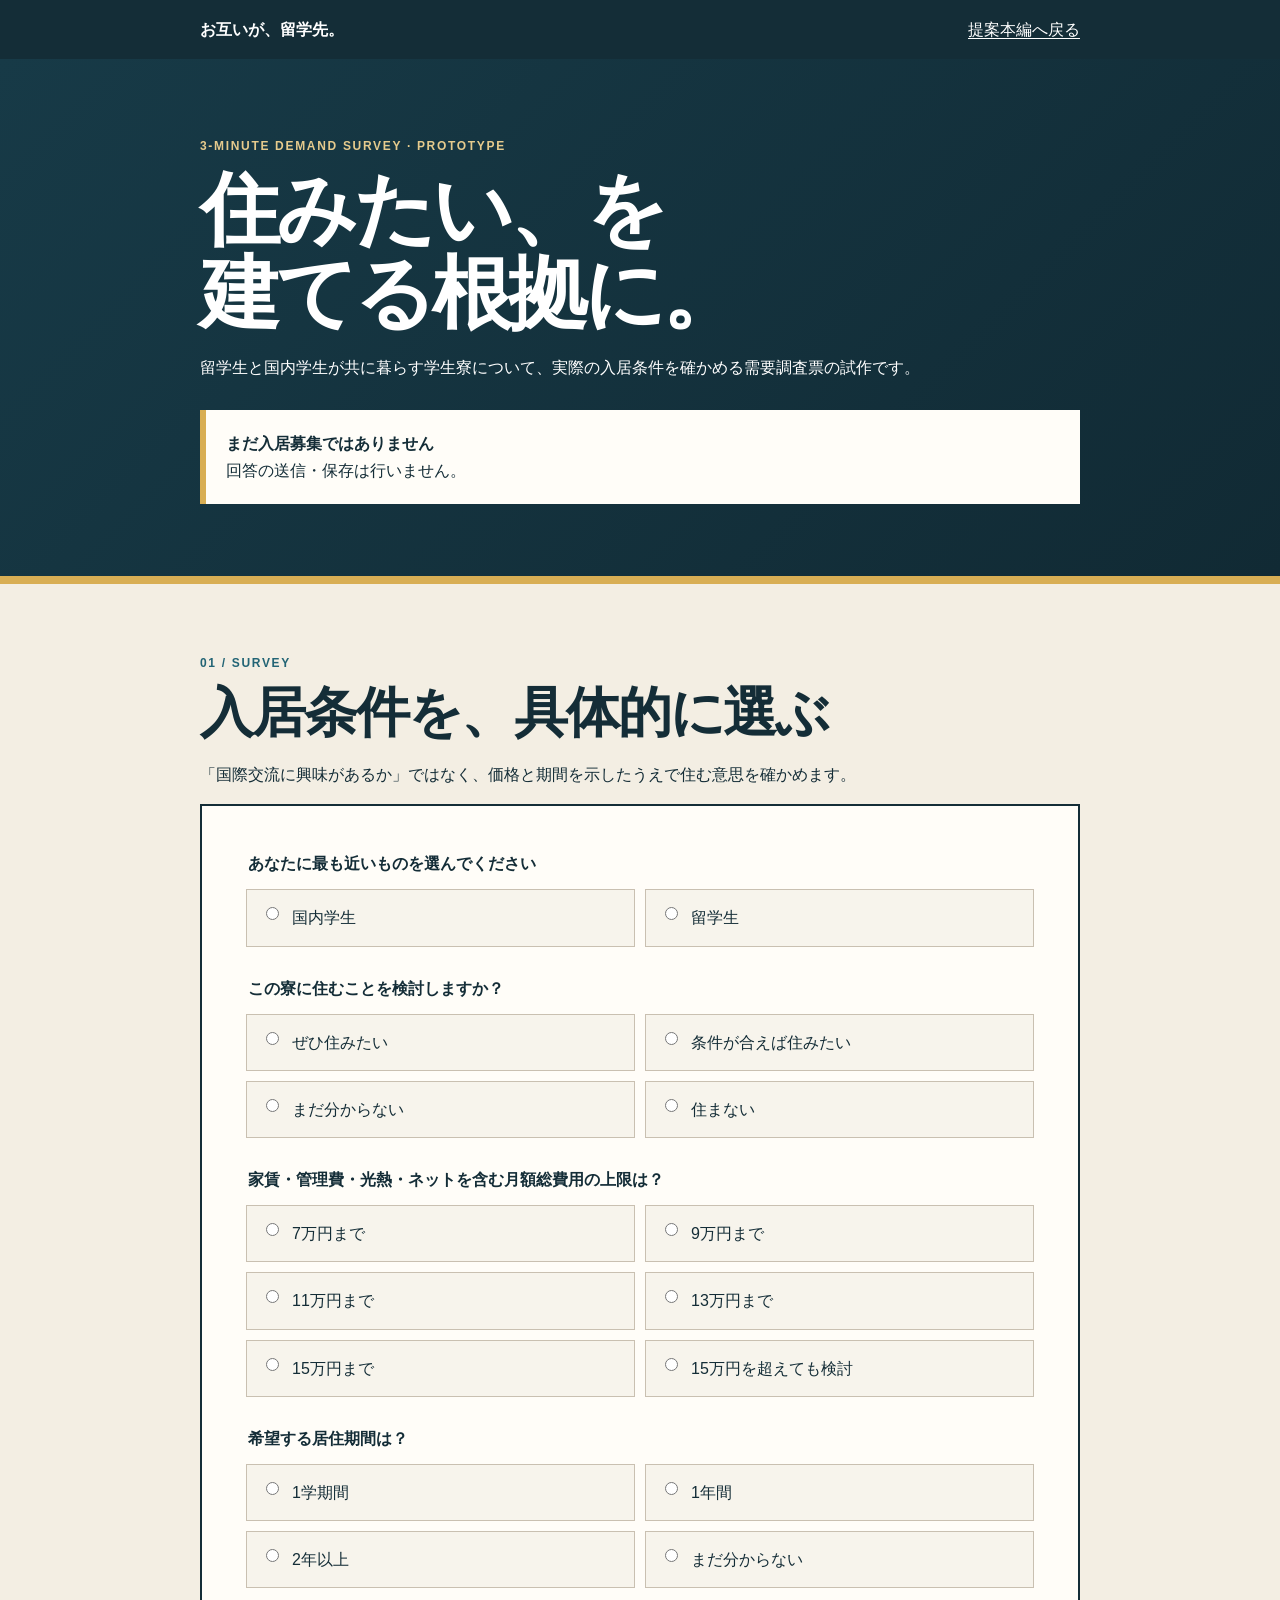
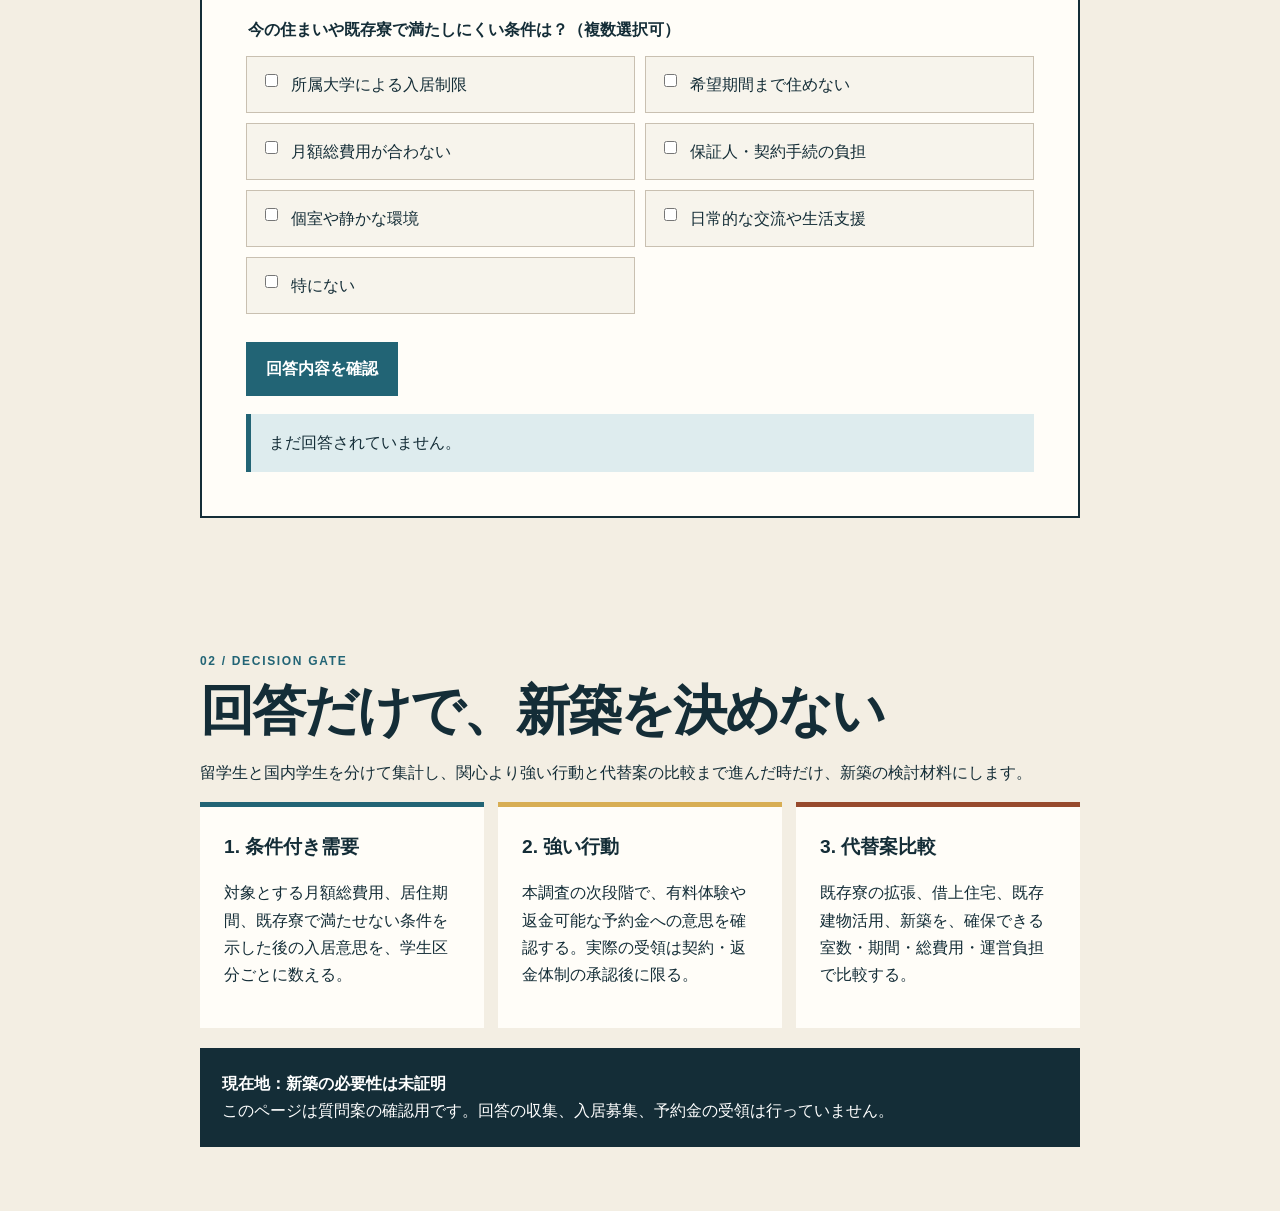
<file: survey/index.html>
<!doctype html>
<html lang="ja">
<head>
  <meta charset="utf-8">
  <meta name="viewport" content="width=device-width, initial-scale=1">
  <meta name="robots" content="noindex,nofollow">
  <link rel="icon" href="data:,">
  <meta name="description" content="南茨木で計画中の国際共住寮について、留学生と国内学生の入居条件を確かめる需要調査票の試作。">
  <title>留学生・国内学生向け需要調査｜お互いが、留学先</title>
  <style>
    :root {
      --ink: #142d37;
      --paper: #f3eee3;
      --surface: #fffdf8;
      --teal: #226475;
      --gold: #d8ae54;
    }
    * { box-sizing: border-box; }
    body { margin: 0; color: var(--ink); background: var(--paper); font-family: -apple-system, BlinkMacSystemFont, "Hiragino Sans", "Yu Gothic", sans-serif; line-height: 1.7; }
    .shell { width: min(calc(100% - 40px), 880px); margin-inline: auto; }
    .topbar { padding: 16px 0; color: #fff; background: var(--ink); }
    .topbar .shell { display: flex; justify-content: space-between; gap: 20px; }
    .hero { padding: 72px 0; color: #fff; background: linear-gradient(135deg, #173a47, #112a34); border-bottom: 8px solid var(--gold); }
    h1 { margin: 10px 0 18px; font-size: clamp(2.5rem, 7vw, 5rem); line-height: 1.05; letter-spacing: -.05em; }
    .eyebrow { color: #e6cb8d; font-size: .75rem; font-weight: 900; letter-spacing: .14em; text-transform: uppercase; }
    .notice { margin-top: 28px; padding: 20px; color: var(--ink); background: var(--surface); border-left: 6px solid var(--gold); }
    .section { padding: 64px 0; }
    h2 { margin: 8px 0 18px; font-size: clamp(2rem, 5vw, 3.4rem); line-height: 1.1; letter-spacing: -.035em; }
    .survey { padding: clamp(24px, 5vw, 44px); background: var(--surface); border: 2px solid var(--ink); }
    fieldset { margin: 0 0 28px; padding: 0; border: 0; }
    legend { margin-bottom: 12px; font-weight: 900; }
    .choice-grid { display: grid; grid-template-columns: repeat(2, 1fr); gap: 10px; }
    .choice { display: flex; gap: 10px; align-items: flex-start; padding: 14px; background: #f7f4ec; border: 1px solid #c9c0b1; cursor: pointer; }
    .choice:has(input:checked) { background: #deecee; border-color: var(--teal); }
    input { accent-color: var(--teal); }
    button { padding: 13px 20px; color: #fff; background: var(--teal); border: 0; font: inherit; font-weight: 900; cursor: pointer; }
    button:hover { background: #174d5a; }
    .result { min-height: 58px; margin: 18px 0 0; padding: 15px 18px; background: #deecee; border-left: 5px solid var(--teal); }
    .gate-grid { display: grid; grid-template-columns: repeat(3, 1fr); gap: 14px; }
    .gate { padding: 24px; background: var(--surface); border-top: 5px solid var(--teal); }
    .gate:nth-child(2) { border-top-color: var(--gold); }
    .gate:nth-child(3) { border-top-color: #974a2d; }
    .gate strong { display: block; margin-bottom: 8px; font-size: 1.2rem; }
    .decision { margin-top: 20px; padding: 22px; color: #fff; background: var(--ink); }
    a { color: inherit; text-underline-offset: .2em; }
    @media (max-width: 600px) {
      .shell { width: min(calc(100% - 24px), 880px); }
      .topbar .shell { flex-direction: column; }
      .hero { padding: 48px 0; }
      .choice-grid { grid-template-columns: 1fr; }
      .gate-grid { grid-template-columns: 1fr; }
    }
    @media print {
      .topbar { display: none; }
      body, .hero { color: #000; background: #fff; }
      .hero { padding: 24px 0; border-bottom: 2px solid #000; }
      .eyebrow { color: #000; }
    }
  </style>
</head>
<body>
  <header class="topbar">
    <div class="shell"><strong>お互いが、留学先。</strong><a href="../proposal.html#dorm-research">提案本編へ戻る</a></div>
  </header>
  <main>
    <section class="hero">
      <div class="shell">
        <span class="eyebrow">3-minute demand survey · prototype</span>
        <h1>住みたい、を<br>建てる根拠に。</h1>
        <p>留学生と国内学生が共に暮らす学生寮について、実際の入居条件を確かめる需要調査票の試作です。</p>
        <div class="notice"><strong>まだ入居募集ではありません</strong><br>回答の送信・保存は行いません。</div>
      </div>
    </section>
    <section class="section" id="survey-form">
      <div class="shell">
        <span class="eyebrow" style="color: var(--teal)">01 / SURVEY</span>
        <h2>入居条件を、具体的に選ぶ</h2>
        <p>「国際交流に興味があるか」ではなく、価格と期間を示したうえで住む意思を確かめます。</p>
        <form class="survey" data-local-only onsubmit="return false">
          <fieldset>
            <legend>あなたに最も近いものを選んでください</legend>
            <div class="choice-grid">
              <label class="choice"><input type="radio" name="student_group" value="domestic" required>国内学生</label>
              <label class="choice"><input type="radio" name="student_group" value="international">留学生</label>
            </div>
          </fieldset>
          <fieldset>
            <legend>この寮に住むことを検討しますか？</legend>
            <div class="choice-grid">
              <label class="choice"><input type="radio" name="move_in_intent" value="yes" required>ぜひ住みたい</label>
              <label class="choice"><input type="radio" name="move_in_intent" value="depends">条件が合えば住みたい</label>
              <label class="choice"><input type="radio" name="move_in_intent" value="undecided">まだ分からない</label>
              <label class="choice"><input type="radio" name="move_in_intent" value="no">住まない</label>
            </div>
          </fieldset>
          <fieldset>
            <legend>家賃・管理費・光熱・ネットを含む月額総費用の上限は？</legend>
            <div class="choice-grid">
              <label class="choice"><input type="radio" name="monthly_budget" value="70000" required>7万円まで</label>
              <label class="choice"><input type="radio" name="monthly_budget" value="90000">9万円まで</label>
              <label class="choice"><input type="radio" name="monthly_budget" value="110000">11万円まで</label>
              <label class="choice"><input type="radio" name="monthly_budget" value="130000">13万円まで</label>
              <label class="choice"><input type="radio" name="monthly_budget" value="150000">15万円まで</label>
              <label class="choice"><input type="radio" name="monthly_budget" value="over_150000">15万円を超えても検討</label>
            </div>
          </fieldset>
          <fieldset>
            <legend>希望する居住期間は？</legend>
            <div class="choice-grid">
              <label class="choice"><input type="radio" name="stay_length" value="one_semester" required>1学期間</label>
              <label class="choice"><input type="radio" name="stay_length" value="one_year">1年間</label>
              <label class="choice"><input type="radio" name="stay_length" value="two_years_or_more">2年以上</label>
              <label class="choice"><input type="radio" name="stay_length" value="undecided">まだ分からない</label>
            </div>
          </fieldset>
          <fieldset>
            <legend>今の住まいや既存寮で満たしにくい条件は？（複数選択可）</legend>
            <div class="choice-grid">
              <label class="choice"><input type="checkbox" name="unmet_needs" value="university_eligibility">所属大学による入居制限</label>
              <label class="choice"><input type="checkbox" name="unmet_needs" value="stay_length">希望期間まで住めない</label>
              <label class="choice"><input type="checkbox" name="unmet_needs" value="total_cost">月額総費用が合わない</label>
              <label class="choice"><input type="checkbox" name="unmet_needs" value="contract_support">保証人・契約手続の負担</label>
              <label class="choice"><input type="checkbox" name="unmet_needs" value="privacy">個室や静かな環境</label>
              <label class="choice"><input type="checkbox" name="unmet_needs" value="community">日常的な交流や生活支援</label>
              <label class="choice"><input type="checkbox" name="unmet_needs" value="none">特にない</label>
            </div>
          </fieldset>
          <button type="button" id="review-answer">回答内容を確認</button>
          <p class="result" id="local-result" aria-live="polite">まだ回答されていません。</p>
        </form>
      </div>
    </section>
    <section class="section" id="decision-gate">
      <div class="shell">
        <span class="eyebrow" style="color: var(--teal)">02 / DECISION GATE</span>
        <h2>回答だけで、新築を決めない</h2>
        <p>留学生と国内学生を分けて集計し、関心より強い行動と代替案の比較まで進んだ時だけ、新築の検討材料にします。</p>
        <div class="gate-grid">
          <article class="gate" data-gate="survey">
            <strong>1. 条件付き需要</strong>
            <p>対象とする月額総費用、居住期間、既存寮で満たせない条件を示した後の入居意思を、学生区分ごとに数える。</p>
          </article>
          <article class="gate" data-gate="commitment">
            <strong>2. 強い行動</strong>
            <p>本調査の次段階で、有料体験や返金可能な予約金への意思を確認する。実際の受領は契約・返金体制の承認後に限る。</p>
          </article>
          <article class="gate" data-gate="alternatives">
            <strong>3. 代替案比較</strong>
            <p>既存寮の拡張、借上住宅、既存建物活用、新築を、確保できる室数・期間・総費用・運営負担で比較する。</p>
          </article>
        </div>
        <aside class="decision" data-decision-status="not-proven"><strong>現在地：新築の必要性は未証明</strong><br>このページは質問案の確認用です。回答の収集、入居募集、予約金の受領は行っていません。</aside>
      </div>
    </section>
  </main>
  <script>
    const form = document.querySelector("form[data-local-only]");
    document.getElementById("review-answer").addEventListener("click", () => {
      if (!form.reportValidity()) return;
      document.getElementById("local-result").textContent =
        "回答内容を確認しました。この試作では回答を送信・保存していません。";
    });
  </script>
</body>
</html>
</file>
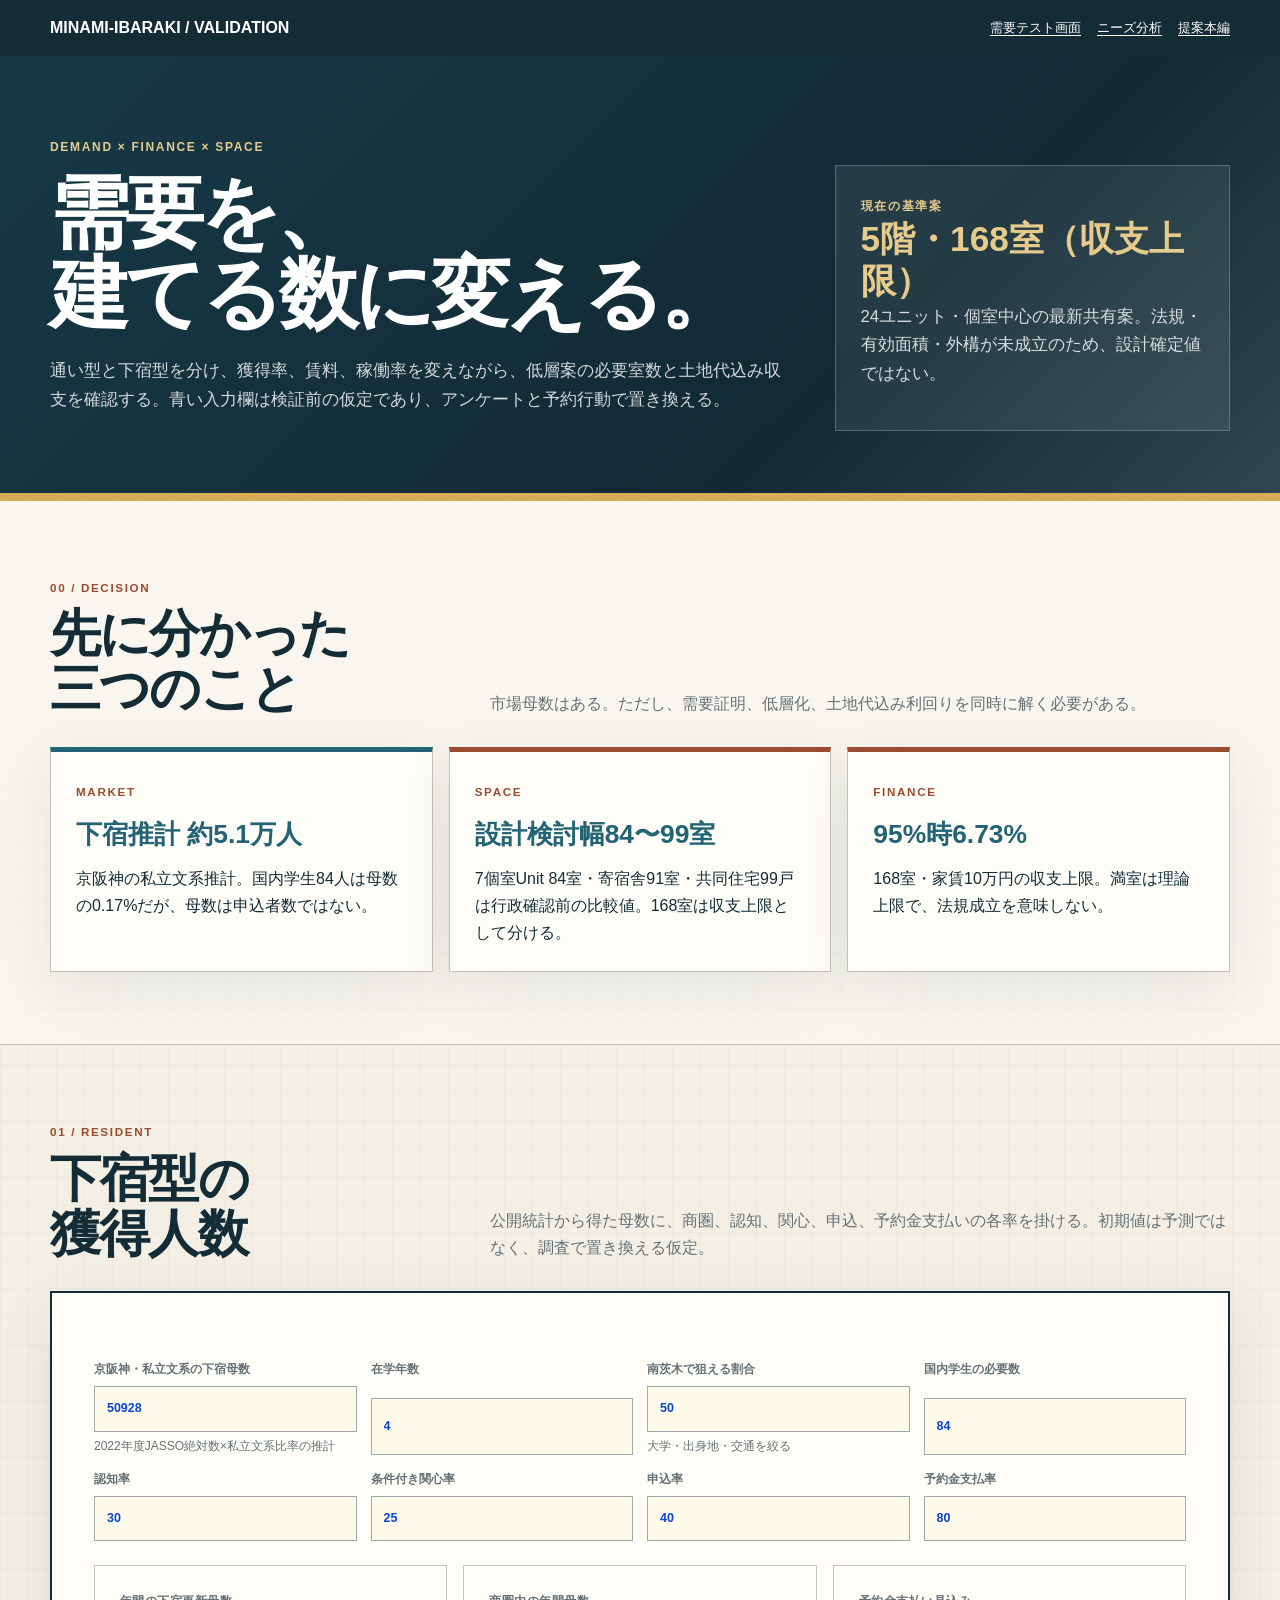
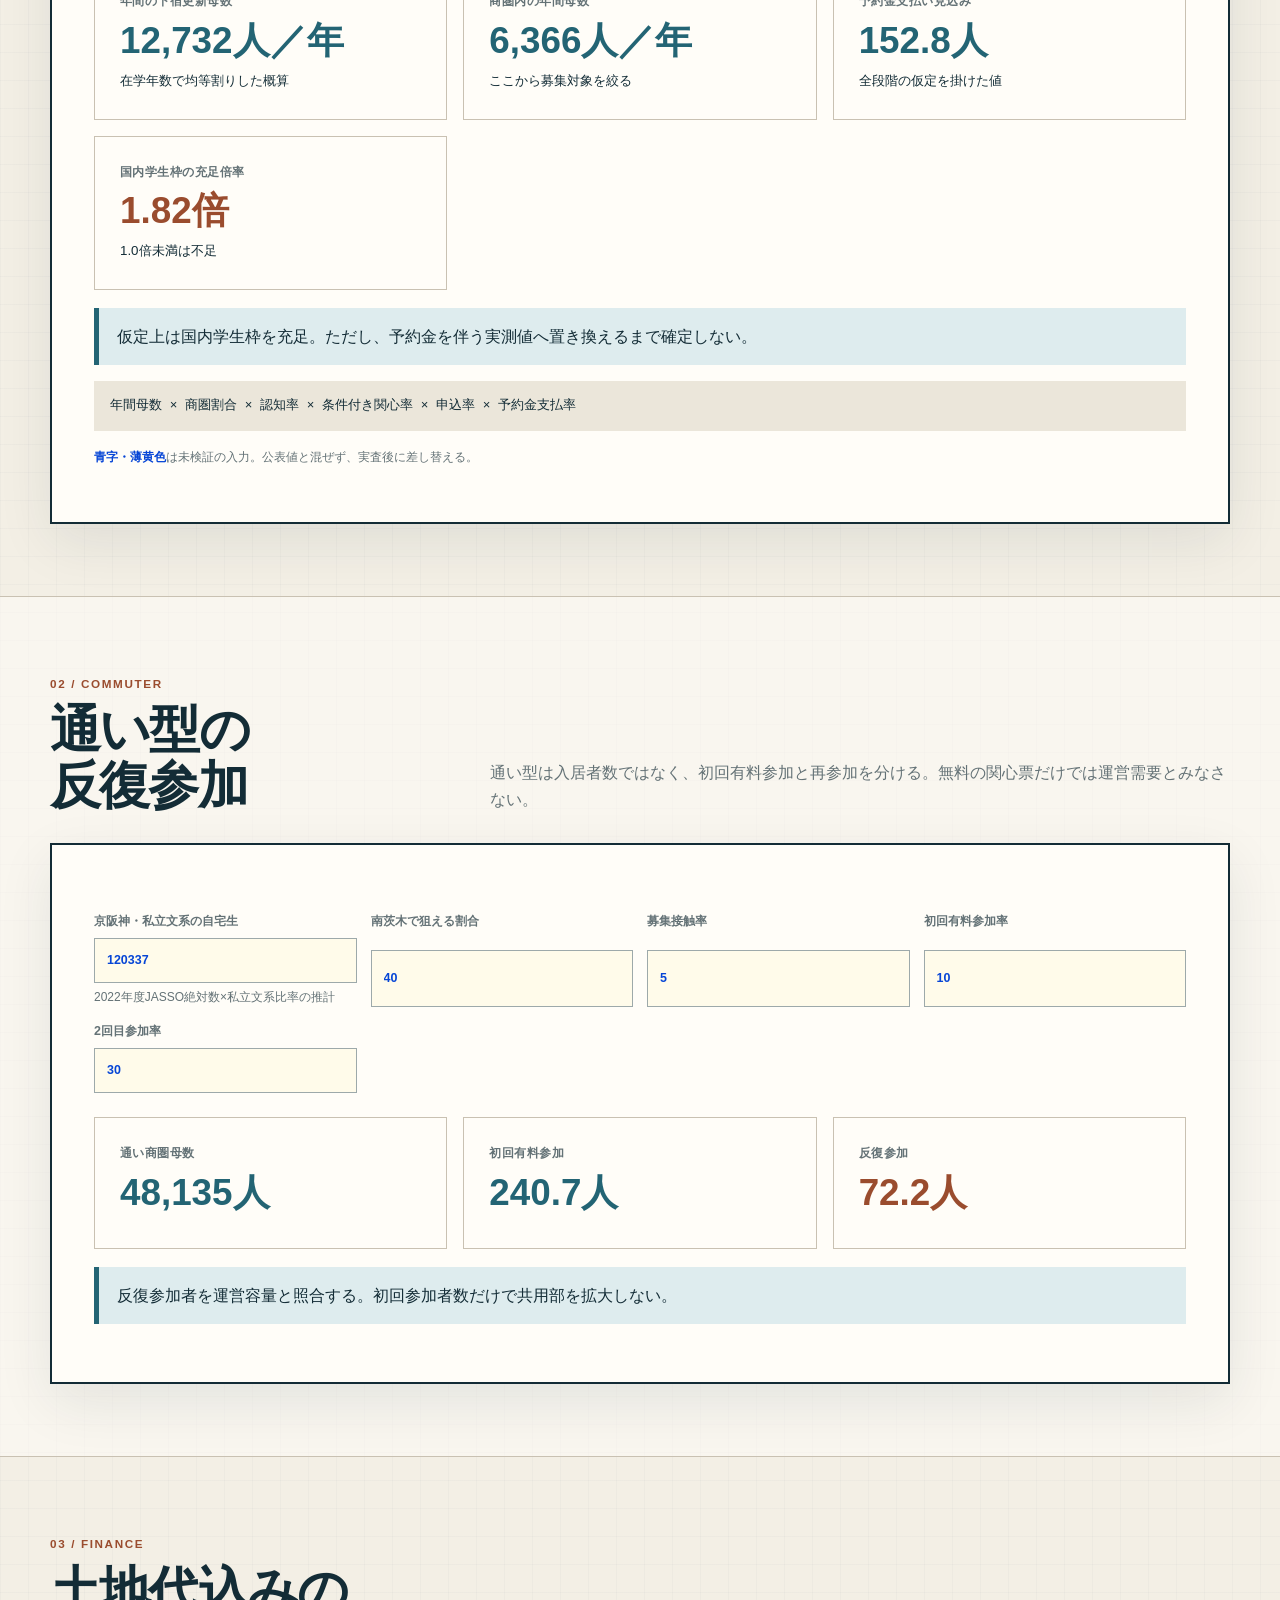
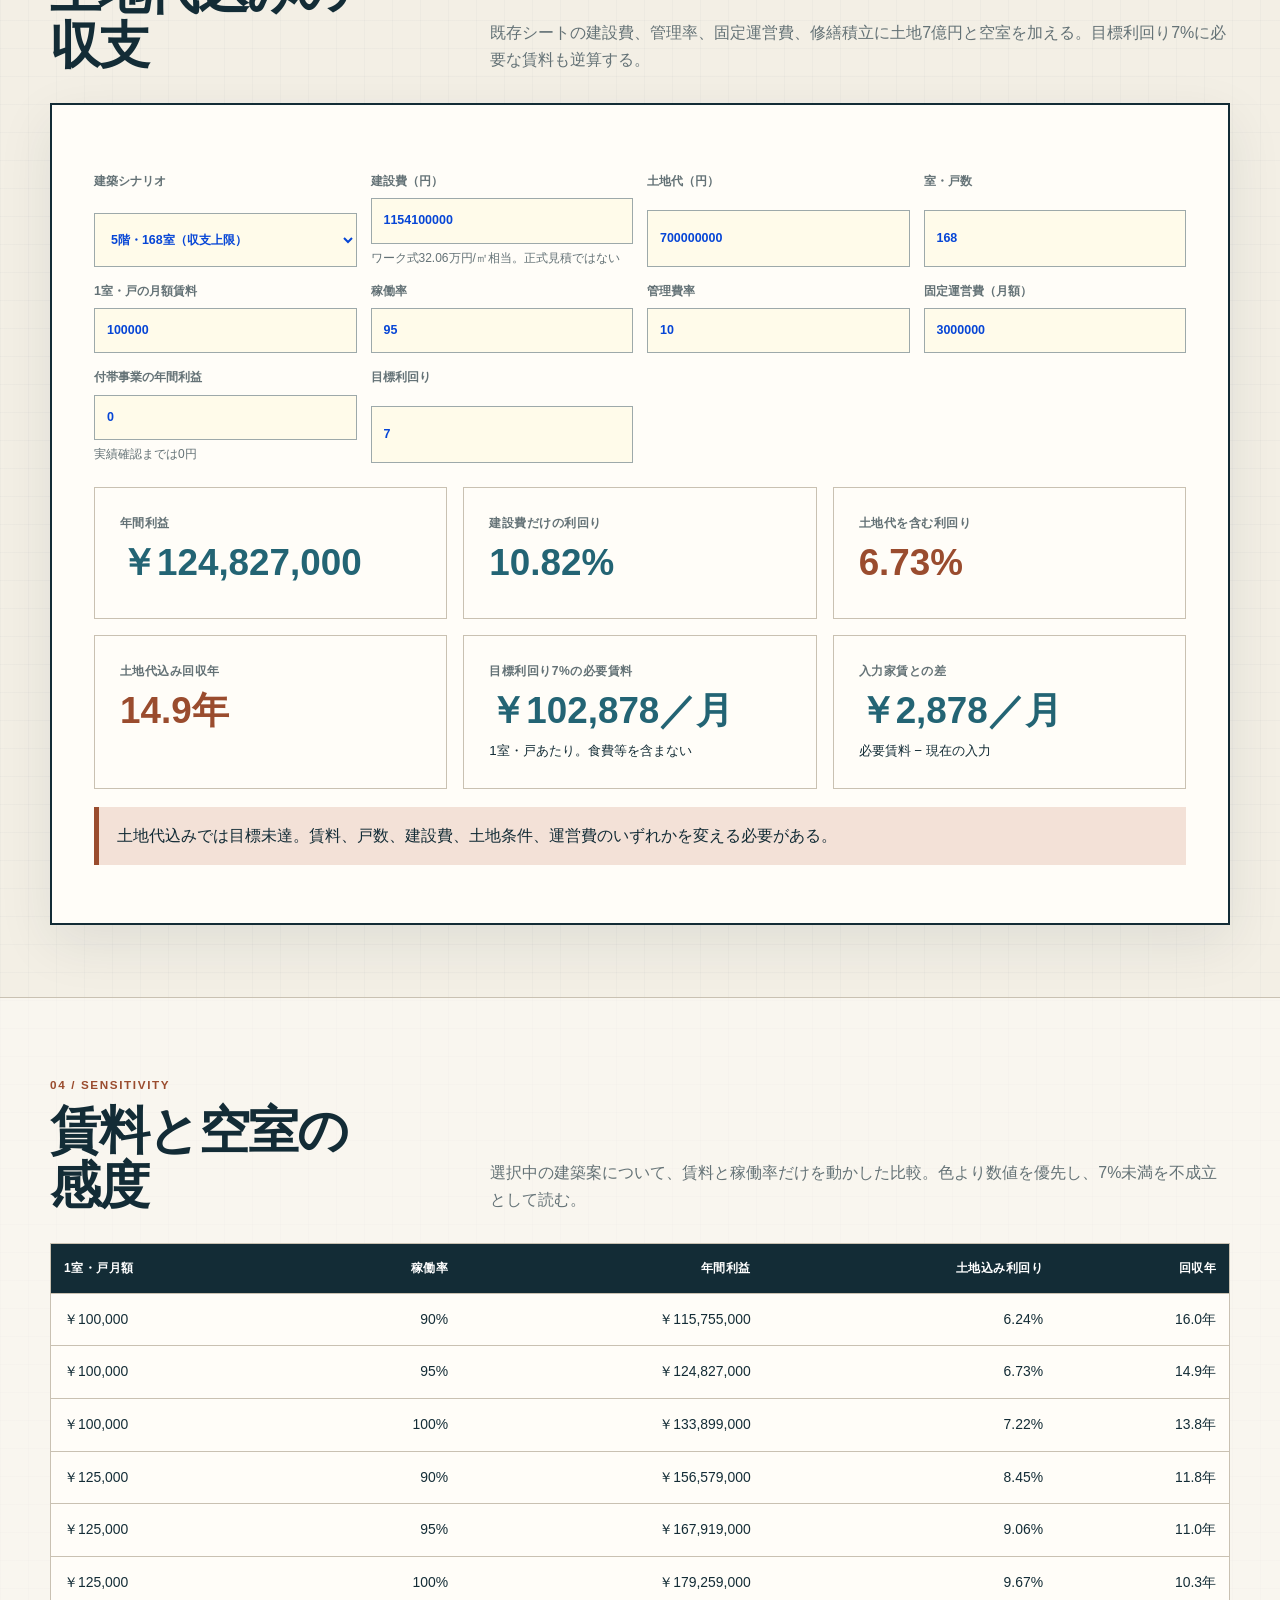
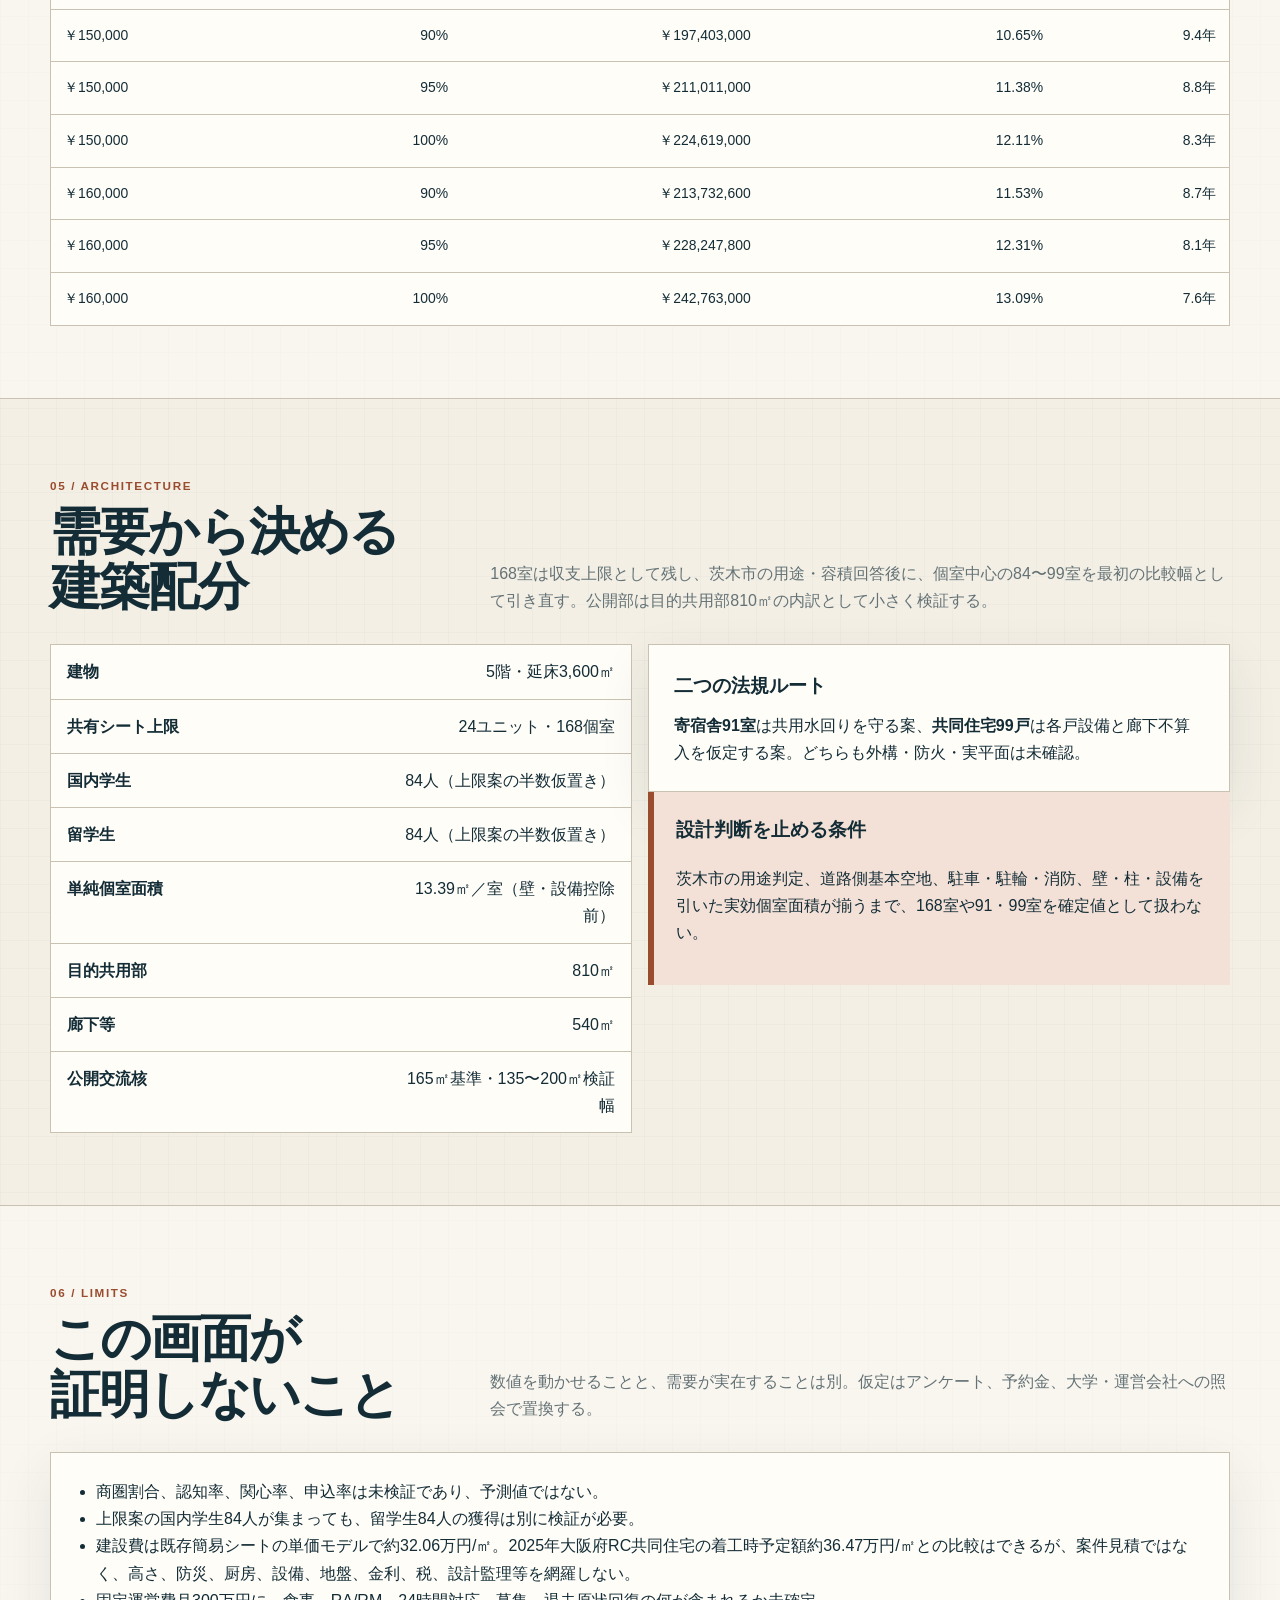
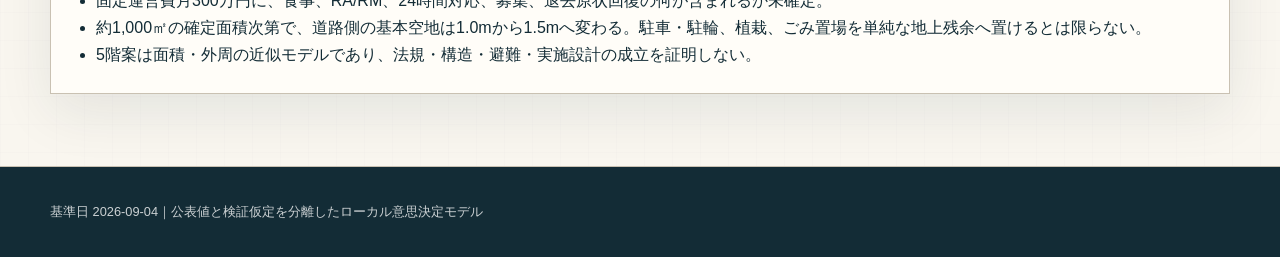
<file: validation/index.html>
<!doctype html>
<html lang="ja">
<head>
  <meta charset="utf-8">
  <meta name="viewport" content="width=device-width, initial-scale=1">
  <meta name="robots" content="noindex,nofollow">
  <link rel="icon" href="data:,">
  <meta name="description" content="南茨木の国内留学型学生寮について、通い・下宿需要、土地代込み収支、建築配分を同じ前提で検証するローカルモデル。">
  <title>国内留学型学生寮｜需要・収支検証モデル</title>
  <style>
    :root {
      --ink: #132c36;
      --muted: #647276;
      --paper: #f3efe5;
      --surface: #fffdf8;
      --line: #c9c1b2;
      --teal: #236474;
      --teal-soft: #deecee;
      --gold: #d6ad55;
      --orange: #9a4c2e;
      --orange-soft: #f3e1d7;
      --green: #28705d;
      --green-soft: #dfede7;
      --red: #9c4542;
      --red-soft: #f2dfdc;
      --shadow: 0 18px 52px rgba(19, 44, 54, 0.09);
      --max: 1180px;
    }

    * { box-sizing: border-box; }
    html { scroll-behavior: smooth; }
    body {
      margin: 0;
      color: var(--ink);
      background:
        linear-gradient(rgba(19, 44, 54, 0.025) 1px, transparent 1px),
        linear-gradient(90deg, rgba(19, 44, 54, 0.025) 1px, transparent 1px),
        var(--paper);
      background-size: 28px 28px;
      font-family: -apple-system, BlinkMacSystemFont, "Hiragino Sans", "Yu Gothic", sans-serif;
      line-height: 1.7;
    }
    a { color: inherit; text-underline-offset: .2em; }
    button, input, select { font: inherit; }
    .shell { width: min(calc(100% - 40px), var(--max)); margin-inline: auto; }
    .topbar { color: #fff; background: var(--ink); }
    .topbar .shell { min-height: 56px; display: flex; align-items: center; justify-content: space-between; gap: 22px; }
    .topbar nav { display: flex; flex-wrap: wrap; gap: 16px; font-size: .82rem; }
    .hero { padding: 76px 0 62px; color: #fff; background: linear-gradient(135deg, #173947, #112a34 68%, #2f4750); border-bottom: 8px solid var(--gold); }
    .hero-grid { display: grid; grid-template-columns: 1.3fr .7fr; gap: 50px; align-items: end; }
    .eyebrow { color: #e6cb8d; font-size: .75rem; font-weight: 800; letter-spacing: .14em; text-transform: uppercase; }
    h1, h2, h3, p { margin-top: 0; }
    h1 { max-width: 800px; margin: 14px 0 22px; font-size: clamp(2.55rem, 6.2vw, 5.3rem); line-height: 1.02; letter-spacing: -.05em; }
    .hero p { max-width: 760px; color: rgba(255,255,255,.82); font-size: 1.05rem; }
    .hero-card { padding: 25px; background: rgba(255,255,255,.08); border: 1px solid rgba(255,255,255,.22); }
    .hero-card strong { display: block; color: #e6cb8d; font-size: 2.2rem; line-height: 1.2; }
    .section { padding: 72px 0; border-bottom: 1px solid var(--line); }
    .section:nth-of-type(even) { background: rgba(255,253,248,.48); }
    .section-head { display: grid; grid-template-columns: .7fr 1.3fr; gap: 42px; align-items: end; margin-bottom: 30px; }
    .section-number { color: var(--orange); font-size: .73rem; font-weight: 900; letter-spacing: .14em; }
    h2 { margin: 6px 0 0; font-size: clamp(2rem, 4vw, 3.35rem); line-height: 1.08; letter-spacing: -.035em; }
    .lead { margin-bottom: 0; color: var(--muted); }
    .grid { display: grid; gap: 16px; }
    .decision-grid, .kpi-grid { grid-template-columns: repeat(3, 1fr); }
    .two-col { grid-template-columns: 1fr 1fr; }
    .card { padding: 25px; background: var(--surface); border: 1px solid var(--line); box-shadow: var(--shadow); }
    .card h3 { margin-bottom: 9px; font-size: 1.2rem; }
    .card p:last-child { margin-bottom: 0; }
    .decision-card { border-top: 5px solid var(--teal); }
    .decision-card.warning { border-top-color: var(--orange); }
    .decision-card strong { display: block; margin: 8px 0; color: var(--teal); font-size: 1.65rem; }
    .model { padding: clamp(24px, 4vw, 42px); background: var(--surface); border: 2px solid var(--ink); box-shadow: var(--shadow); }
    .controls { display: grid; grid-template-columns: repeat(4, 1fr); gap: 14px; margin: 24px 0; }
    label { display: grid; gap: 6px; color: var(--muted); font-size: .78rem; font-weight: 800; }
    input, select { width: 100%; padding: 11px 12px; color: var(--ink); background: #fff; border: 1px solid #9da9aa; border-radius: 0; }
    input:focus, select:focus { outline: 3px solid rgba(35,100,116,.2); border-color: var(--teal); }
    .help { font-size: .75rem; font-weight: 500; line-height: 1.45; }
    .kpi { min-height: 132px; box-shadow: none; }
    .kpi span { display: block; color: var(--muted); font-size: .76rem; font-weight: 800; letter-spacing: .04em; }
    .kpi strong { display: block; margin: 8px 0 4px; color: var(--teal); font-size: clamp(1.55rem, 3vw, 2.3rem); line-height: 1.15; }
    .kpi.alert strong { color: var(--orange); }
    .status { margin-top: 18px; padding: 15px 18px; background: var(--teal-soft); border-left: 5px solid var(--teal); }
    .status[data-state="warning"] { background: var(--orange-soft); border-color: var(--orange); }
    .table-wrap { overflow-x: auto; background: var(--surface); border: 1px solid var(--line); }
    table { width: 100%; border-collapse: collapse; font-size: .87rem; }
    th, td { padding: 14px 13px; text-align: right; border-bottom: 1px solid var(--line); white-space: nowrap; }
    th { color: #fff; background: var(--ink); font-size: .75rem; letter-spacing: .04em; }
    th:first-child, td:first-child { text-align: left; }
    tr:last-child td { border-bottom: 0; }
    .architecture-grid { grid-template-columns: 1fr 1fr; }
    .program-list { display: grid; gap: 1px; margin: 0; background: var(--line); border: 1px solid var(--line); }
    .program-list div { display: grid; grid-template-columns: 1.2fr .8fr; gap: 20px; padding: 13px 16px; background: var(--surface); }
    .program-list dt { font-weight: 800; }
    .program-list dd { margin: 0; text-align: right; }
    .warning-box { padding: 22px; background: var(--orange-soft); border-left: 6px solid var(--orange); }
    .limit-list { margin: 0; padding-left: 1.25em; }
    .footer { padding: 34px 0; color: rgba(255,255,255,.78); background: var(--ink); font-size: .8rem; }
    .formula { padding: 14px 16px; overflow-wrap: anywhere; background: #ebe6da; font-family: ui-monospace, SFMono-Regular, Menlo, monospace; font-size: .8rem; }
    [data-input-kind="assumption"] { color: #0645d6; background: #fffbea; }
    .legend { margin-top: 16px; color: var(--muted); font-size: .78rem; }
    .legend b { color: #0645d6; }
    .error { color: var(--red); background: var(--red-soft); }

    @media (max-width: 900px) {
      .hero-grid, .section-head, .two-col, .architecture-grid { grid-template-columns: 1fr; }
      .decision-grid, .kpi-grid { grid-template-columns: repeat(2, 1fr); }
      .controls { grid-template-columns: repeat(2, 1fr); }
    }
    @media (max-width: 620px) {
      .shell { width: min(calc(100% - 24px), var(--max)); }
      .topbar .shell { align-items: flex-start; flex-direction: column; padding-block: 13px; }
      .hero { padding: 48px 0 42px; }
      .section { padding: 52px 0; }
      .decision-grid, .kpi-grid, .controls { grid-template-columns: 1fr; }
    }
    @media print {
      .topbar, .controls, .hero-card { display: none; }
      body { background: #fff; font-size: 10pt; }
      .hero { padding: 24px 0; color: #000; background: #fff; border-bottom: 2px solid #000; }
      .hero p, .eyebrow { color: #000; }
      .section { padding: 28px 0; break-inside: avoid; }
      .card, .model { box-shadow: none; }
    }
  </style>
</head>
<body>
  <header class="topbar">
    <div class="shell">
      <strong>MINAMI-IBARAKI / VALIDATION</strong>
      <nav aria-label="関連資料">
        <a href="../interest/">需要テスト画面</a>
        <a href="../needs/">ニーズ分析</a>
        <a href="../proposal.html">提案本編</a>
      </nav>
    </div>
  </header>

  <main>
    <section class="hero">
      <div class="shell hero-grid">
        <div>
          <span class="eyebrow">Demand × Finance × Space</span>
          <h1>需要を、<br>建てる数に変える。</h1>
          <p>通い型と下宿型を分け、獲得率、賃料、稼働率を変えながら、低層案の必要室数と土地代込み収支を確認する。青い入力欄は検証前の仮定であり、アンケートと予約行動で置き換える。</p>
        </div>
        <aside class="hero-card">
          <span class="eyebrow">現在の基準案</span>
          <strong>5階・168室（収支上限）</strong>
          <p>24ユニット・個室中心の最新共有案。法規・有効面積・外構が未成立のため、設計確定値ではない。</p>
        </aside>
      </div>
    </section>

    <section class="section" id="decision">
      <div class="shell">
        <div class="section-head">
          <div><span class="section-number">00 / DECISION</span><h2>先に分かった<br>三つのこと</h2></div>
          <p class="lead">市場母数はある。ただし、需要証明、低層化、土地代込み利回りを同時に解く必要がある。</p>
        </div>
        <div class="grid decision-grid">
          <article class="card decision-card"><span class="section-number">MARKET</span><strong>下宿推計 約5.1万人</strong><p>京阪神の私立文系推計。国内学生84人は母数の0.17%だが、母数は申込者数ではない。</p></article>
          <article class="card decision-card warning"><span class="section-number">SPACE</span><strong>設計検討幅84〜99室</strong><p>7個室Unit 84室・寄宿舎91室・共同住宅99戸は行政確認前の比較値。168室は収支上限として分ける。</p></article>
          <article class="card decision-card warning"><span class="section-number">FINANCE</span><strong>95%時6.73%</strong><p>168室・家賃10万円の収支上限。満室は理論上限で、法規成立を意味しない。</p></article>
        </div>
      </div>
    </section>

    <section class="section" id="resident-model">
      <div class="shell">
        <div class="section-head">
          <div><span class="section-number">01 / RESIDENT</span><h2>下宿型の<br>獲得人数</h2></div>
          <p class="lead">公開統計から得た母数に、商圏、認知、関心、申込、予約金支払いの各率を掛ける。初期値は予測ではなく、調査で置き換える仮定。</p>
        </div>
        <div class="model">
          <div class="controls">
            <label>京阪神・私立文系の下宿母数<input id="resident-away-base" data-input-kind="assumption" type="number" min="0" value="50928"><span class="help">2022年度JASSO絶対数×私立文系比率の推計</span></label>
            <label>在学年数<input id="resident-study-years" data-input-kind="assumption" type="number" min="1" value="4"></label>
            <label>南茨木で狙える割合<input id="resident-serviceable" data-input-kind="assumption" type="number" min="0" max="100" step="1" value="50"><span class="help">大学・出身地・交通を絞る</span></label>
            <label>国内学生の必要数<input id="resident-target" data-input-kind="assumption" type="number" min="1" value="84"></label>
            <label>認知率<input id="resident-awareness" data-input-kind="assumption" type="number" min="0" max="100" value="30"></label>
            <label>条件付き関心率<input id="resident-qualified" data-input-kind="assumption" type="number" min="0" max="100" value="25"></label>
            <label>申込率<input id="resident-application" data-input-kind="assumption" type="number" min="0" max="100" value="40"></label>
            <label>予約金支払率<input id="resident-paid" data-input-kind="assumption" type="number" min="0" max="100" value="80"></label>
          </div>
          <div class="grid kpi-grid">
            <div class="card kpi"><span>年間の下宿更新母数</span><strong id="resident-annual">—</strong><small>在学年数で均等割りした概算</small></div>
            <div class="card kpi"><span>商圏内の年間母数</span><strong id="resident-serviceable-output">—</strong><small>ここから募集対象を絞る</small></div>
            <div class="card kpi"><span>予約金支払い見込み</span><strong id="resident-paid-output">—</strong><small>全段階の仮定を掛けた値</small></div>
            <div class="card kpi alert"><span>国内学生枠の充足倍率</span><strong id="resident-coverage">—</strong><small>1.0倍未満は不足</small></div>
          </div>
          <p class="status" id="resident-status" role="status">計算中</p>
          <p class="formula">年間母数 × 商圏割合 × 認知率 × 条件付き関心率 × 申込率 × 予約金支払率</p>
          <p class="legend"><b>青字・薄黄色</b>は未検証の入力。公表値と混ぜず、実査後に差し替える。</p>
        </div>
      </div>
    </section>

    <section class="section" id="commuter-model">
      <div class="shell">
        <div class="section-head">
          <div><span class="section-number">02 / COMMUTER</span><h2>通い型の<br>反復参加</h2></div>
          <p class="lead">通い型は入居者数ではなく、初回有料参加と再参加を分ける。無料の関心票だけでは運営需要とみなさない。</p>
        </div>
        <div class="model">
          <div class="controls">
            <label>京阪神・私立文系の自宅生<input id="commuter-home-base" data-input-kind="assumption" type="number" min="0" value="120337"><span class="help">2022年度JASSO絶対数×私立文系比率の推計</span></label>
            <label>南茨木で狙える割合<input id="commuter-serviceable" data-input-kind="assumption" type="number" min="0" max="100" value="40"></label>
            <label>募集接触率<input id="commuter-awareness" data-input-kind="assumption" type="number" min="0" max="100" value="5"></label>
            <label>初回有料参加率<input id="commuter-first-paid" data-input-kind="assumption" type="number" min="0" max="100" value="10"></label>
            <label>2回目参加率<input id="commuter-repeat" data-input-kind="assumption" type="number" min="0" max="100" value="30"></label>
          </div>
          <div class="grid kpi-grid">
            <div class="card kpi"><span>通い商圏母数</span><strong id="commuter-serviceable-output">—</strong></div>
            <div class="card kpi"><span>初回有料参加</span><strong id="commuter-first-output">—</strong></div>
            <div class="card kpi alert"><span>反復参加</span><strong id="commuter-repeat-output">—</strong></div>
          </div>
          <p class="status" id="commuter-status" role="status">計算中</p>
        </div>
      </div>
    </section>

    <section class="section" id="finance-model">
      <div class="shell">
        <div class="section-head">
          <div><span class="section-number">03 / FINANCE</span><h2>土地代込みの<br>収支</h2></div>
          <p class="lead">既存シートの建設費、管理率、固定運営費、修繕積立に土地7億円と空室を加える。目標利回り7%に必要な賃料も逆算する。</p>
        </div>
        <div class="model">
          <div class="controls">
            <label>建築シナリオ<select id="finance-scenario" data-input-kind="assumption"><option value="upper168">5階・168室（収支上限）</option><option value="dorm91">寄宿舎91室（行政確認前）</option><option value="unit84">7個室Unit・84室（シート継承）</option><option value="apartment99">共同住宅99戸（行政確認前）</option></select></label>
            <label>建設費（円）<input id="finance-construction" data-input-kind="assumption" type="number" min="0" step="1000000" value="1154100000"><span class="help">ワーク式32.06万円/㎡相当。正式見積ではない</span></label>
            <label>土地代（円）<input id="finance-land" data-input-kind="assumption" type="number" min="0" step="1000000" value="700000000"></label>
            <label>室・戸数<input id="finance-rooms" data-input-kind="assumption" type="number" min="1" value="168"></label>
            <label>1室・戸の月額賃料<input id="finance-rent" data-input-kind="assumption" type="number" min="0" step="5000" value="100000"></label>
            <label>稼働率<input id="finance-occupancy" data-input-kind="assumption" type="number" min="1" max="100" value="95"></label>
            <label>管理費率<input id="finance-management" data-input-kind="assumption" type="number" min="0" max="99" value="10"></label>
            <label>固定運営費（月額）<input id="finance-operation" data-input-kind="assumption" type="number" min="0" step="100000" value="3000000"></label>
            <label>付帯事業の年間利益<input id="finance-ancillary" data-input-kind="assumption" type="number" min="0" step="100000" value="0"><span class="help">実績確認までは0円</span></label>
            <label>目標利回り<input id="finance-target-yield" data-input-kind="assumption" type="number" min="0.1" max="100" step="0.1" value="7"></label>
          </div>
          <div class="grid kpi-grid">
            <div class="card kpi"><span>年間利益</span><strong id="finance-profit">—</strong></div>
            <div class="card kpi"><span>建設費だけの利回り</span><strong id="finance-construction-yield">—</strong></div>
            <div class="card kpi alert"><span>土地代を含む利回り</span><strong id="finance-total-yield">—</strong></div>
            <div class="card kpi alert"><span>土地代込み回収年</span><strong id="finance-payback">—</strong></div>
            <div class="card kpi"><span>目標利回り7%の必要賃料</span><strong id="finance-required-rent">—</strong><small>1室・戸あたり。食費等を含まない</small></div>
            <div class="card kpi"><span>入力家賃との差</span><strong id="finance-required-per-person">—</strong><small>必要賃料 − 現在の入力</small></div>
          </div>
          <p class="status" id="finance-status" role="status">計算中</p>
        </div>
      </div>
    </section>

    <section class="section" id="sensitivity">
      <div class="shell">
        <div class="section-head">
          <div><span class="section-number">04 / SENSITIVITY</span><h2>賃料と空室の<br>感度</h2></div>
          <p class="lead">選択中の建築案について、賃料と稼働率だけを動かした比較。色より数値を優先し、7%未満を不成立として読む。</p>
        </div>
        <div class="table-wrap">
          <table>
            <thead><tr><th>1室・戸月額</th><th>稼働率</th><th>年間利益</th><th>土地込み利回り</th><th>回収年</th></tr></thead>
            <tbody id="sensitivity-body"></tbody>
          </table>
        </div>
      </div>
    </section>

    <section class="section" id="architecture">
      <div class="shell">
        <div class="section-head">
          <div><span class="section-number">05 / ARCHITECTURE</span><h2>需要から決める<br>建築配分</h2></div>
          <p class="lead">168室は収支上限として残し、茨木市の用途・容積回答後に、個室中心の84〜99室を最初の比較幅として引き直す。公開部は目的共用部810㎡の内訳として小さく検証する。</p>
        </div>
        <div class="grid architecture-grid">
          <dl class="program-list">
            <div><dt>建物</dt><dd>5階・延床3,600㎡</dd></div>
            <div><dt>共有シート上限</dt><dd>24ユニット・168個室</dd></div>
            <div><dt>国内学生</dt><dd>84人（上限案の半数仮置き）</dd></div>
            <div><dt>留学生</dt><dd>84人（上限案の半数仮置き）</dd></div>
            <div><dt>単純個室面積</dt><dd>13.39㎡／室（壁・設備控除前）</dd></div>
            <div><dt>目的共用部</dt><dd>810㎡</dd></div>
            <div><dt>廊下等</dt><dd>540㎡</dd></div>
            <div><dt>公開交流核</dt><dd>165㎡基準・135〜200㎡検証幅</dd></div>
          </dl>
          <div>
            <article class="card"><h3>二つの法規ルート</h3><p><strong>寄宿舎91室</strong>は共用水回りを守る案、<strong>共同住宅99戸</strong>は各戸設備と廊下不算入を仮定する案。どちらも外構・防火・実平面は未確認。</p></article>
            <article class="warning-box"><h3>設計判断を止める条件</h3><p>茨木市の用途判定、道路側基本空地、駐車・駐輪・消防、壁・柱・設備を引いた実効個室面積が揃うまで、168室や91・99室を確定値として扱わない。</p></article>
          </div>
        </div>
      </div>
    </section>

    <section class="section" id="limits">
      <div class="shell">
        <div class="section-head">
          <div><span class="section-number">06 / LIMITS</span><h2>この画面が<br>証明しないこと</h2></div>
          <p class="lead">数値を動かせることと、需要が実在することは別。仮定はアンケート、予約金、大学・運営会社への照会で置換する。</p>
        </div>
        <div class="card">
          <ul class="limit-list">
            <li>商圏割合、認知率、関心率、申込率は未検証であり、予測値ではない。</li>
            <li>上限案の国内学生84人が集まっても、留学生84人の獲得は別に検証が必要。</li>
            <li>建設費は既存簡易シートの単価モデルで約32.06万円/㎡。2025年大阪府RC共同住宅の着工時予定額約36.47万円/㎡との比較はできるが、案件見積ではなく、高さ、防災、厨房、設備、地盤、金利、税、設計監理等を網羅しない。</li>
            <li>固定運営費月300万円に、食事、RA/RM、24時間対応、募集、退去原状回復の何が含まれるか未確定。</li>
            <li>約1,000㎡の確定面積次第で、道路側の基本空地は1.0mから1.5mへ変わる。駐車・駐輪、植栽、ごみ置場を単純な地上残余へ置けるとは限らない。</li>
            <li>5階案は面積・外周の近似モデルであり、法規・構造・避難・実施設計の成立を証明しない。</li>
          </ul>
        </div>
      </div>
    </section>
  </main>

  <footer class="footer"><div class="shell">基準日 2026-09-04｜公表値と検証仮定を分離したローカル意思決定モデル</div></footer>
  <noscript><p class="shell error">計算にはJavaScriptが必要です。</p></noscript>
  <script type="module" src="./app.mjs"></script>
</body>
</html>
</file>
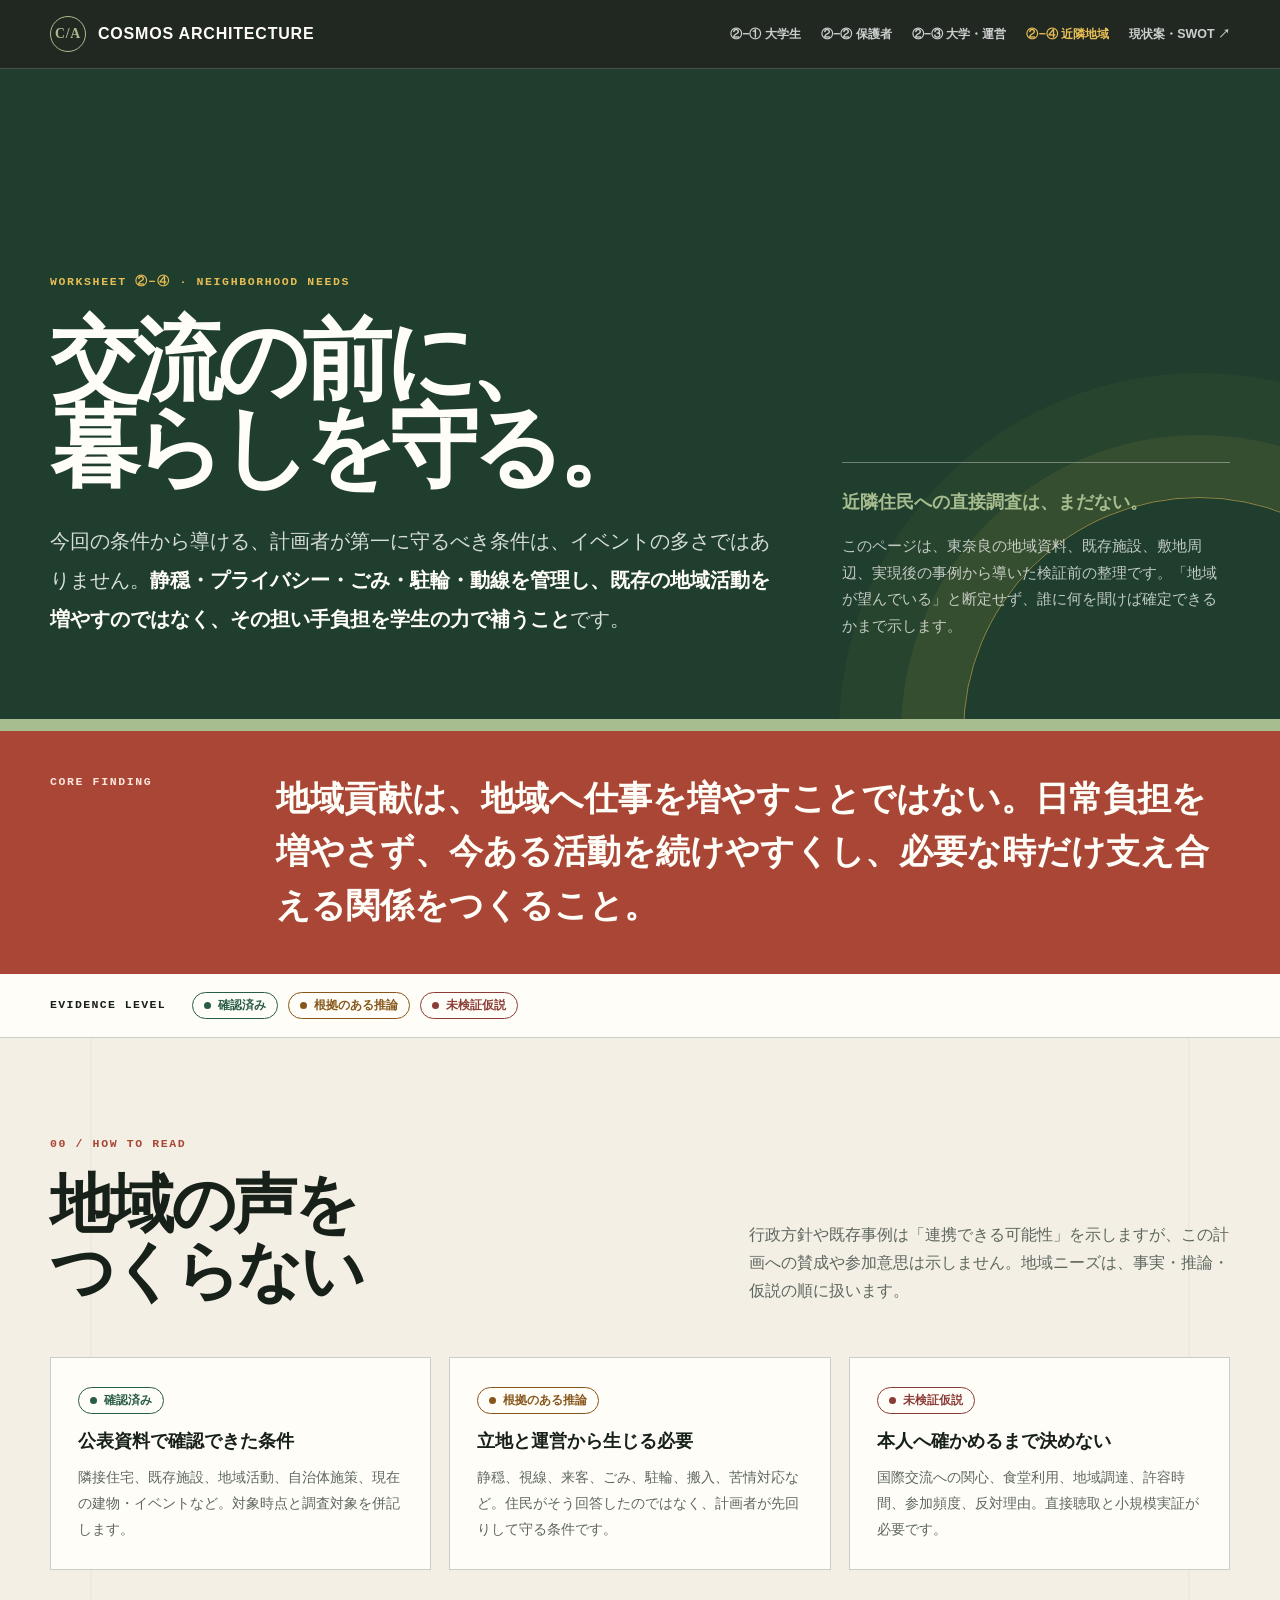
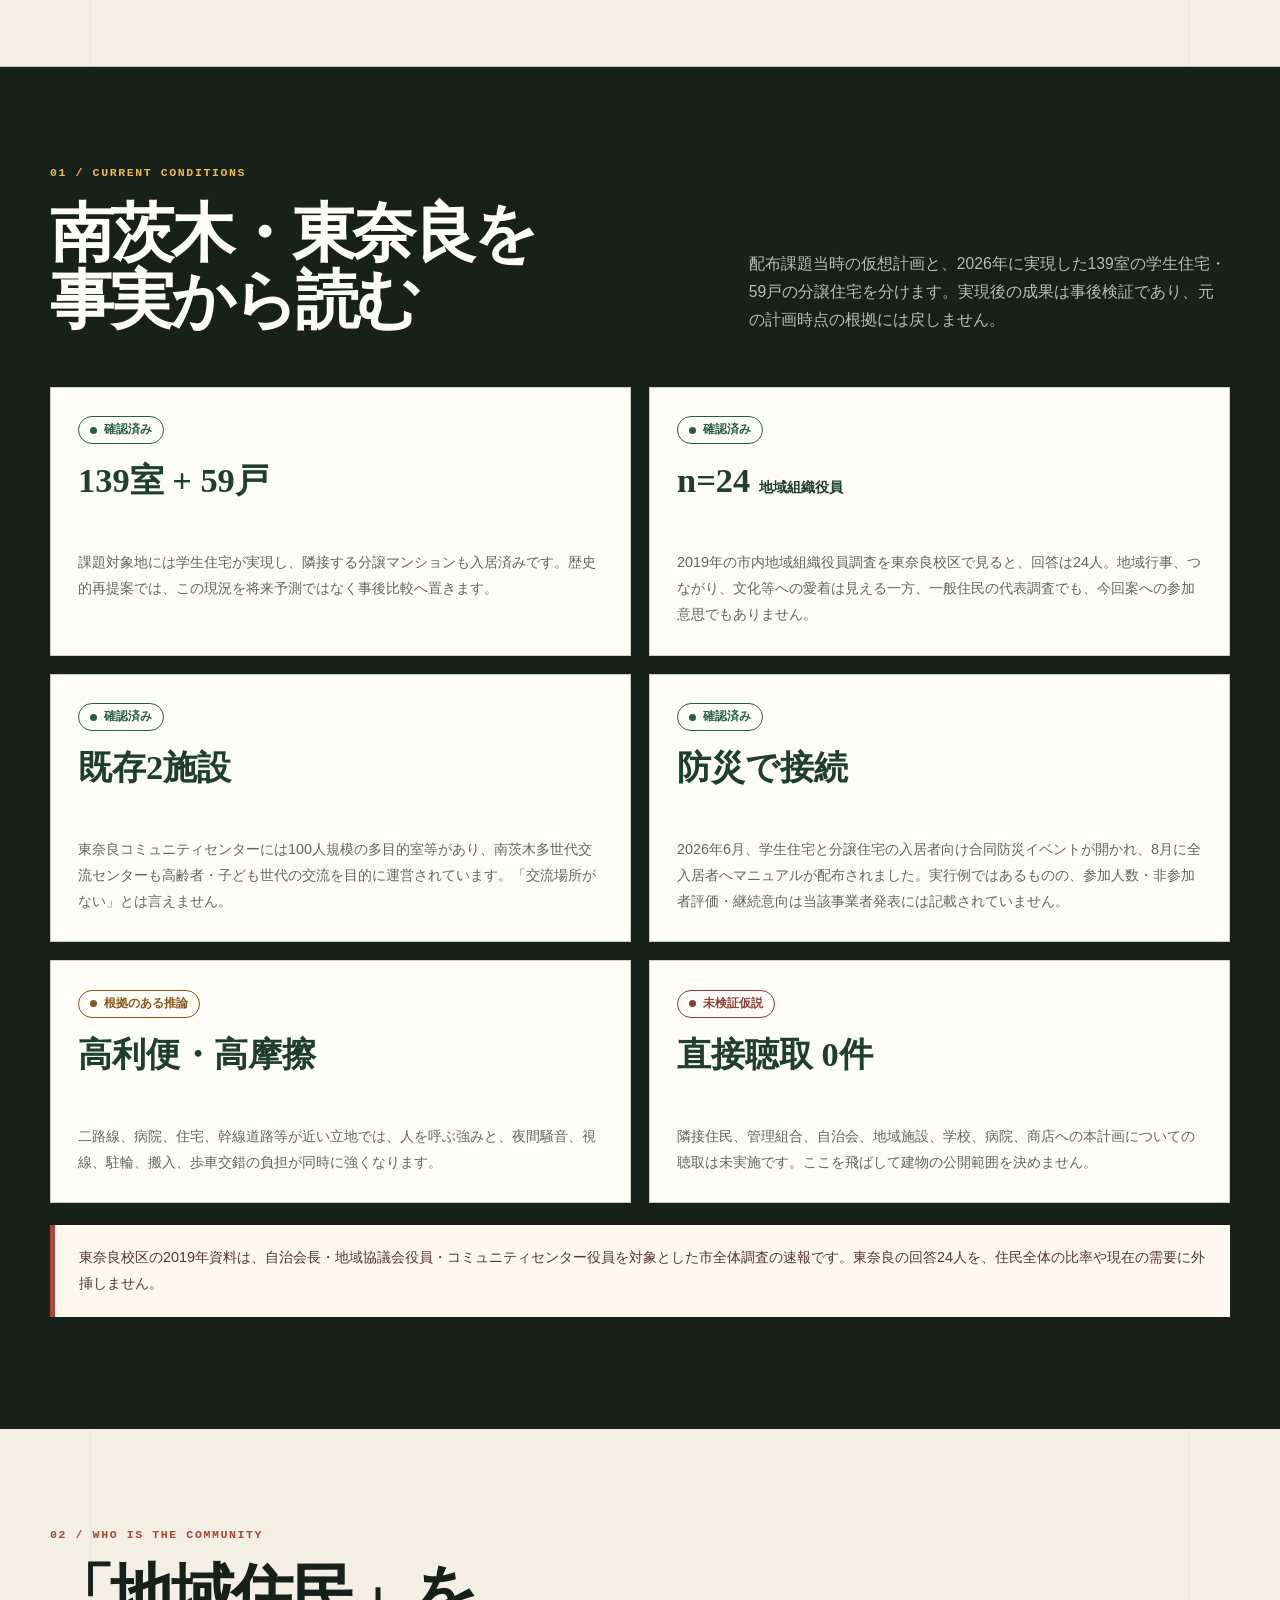
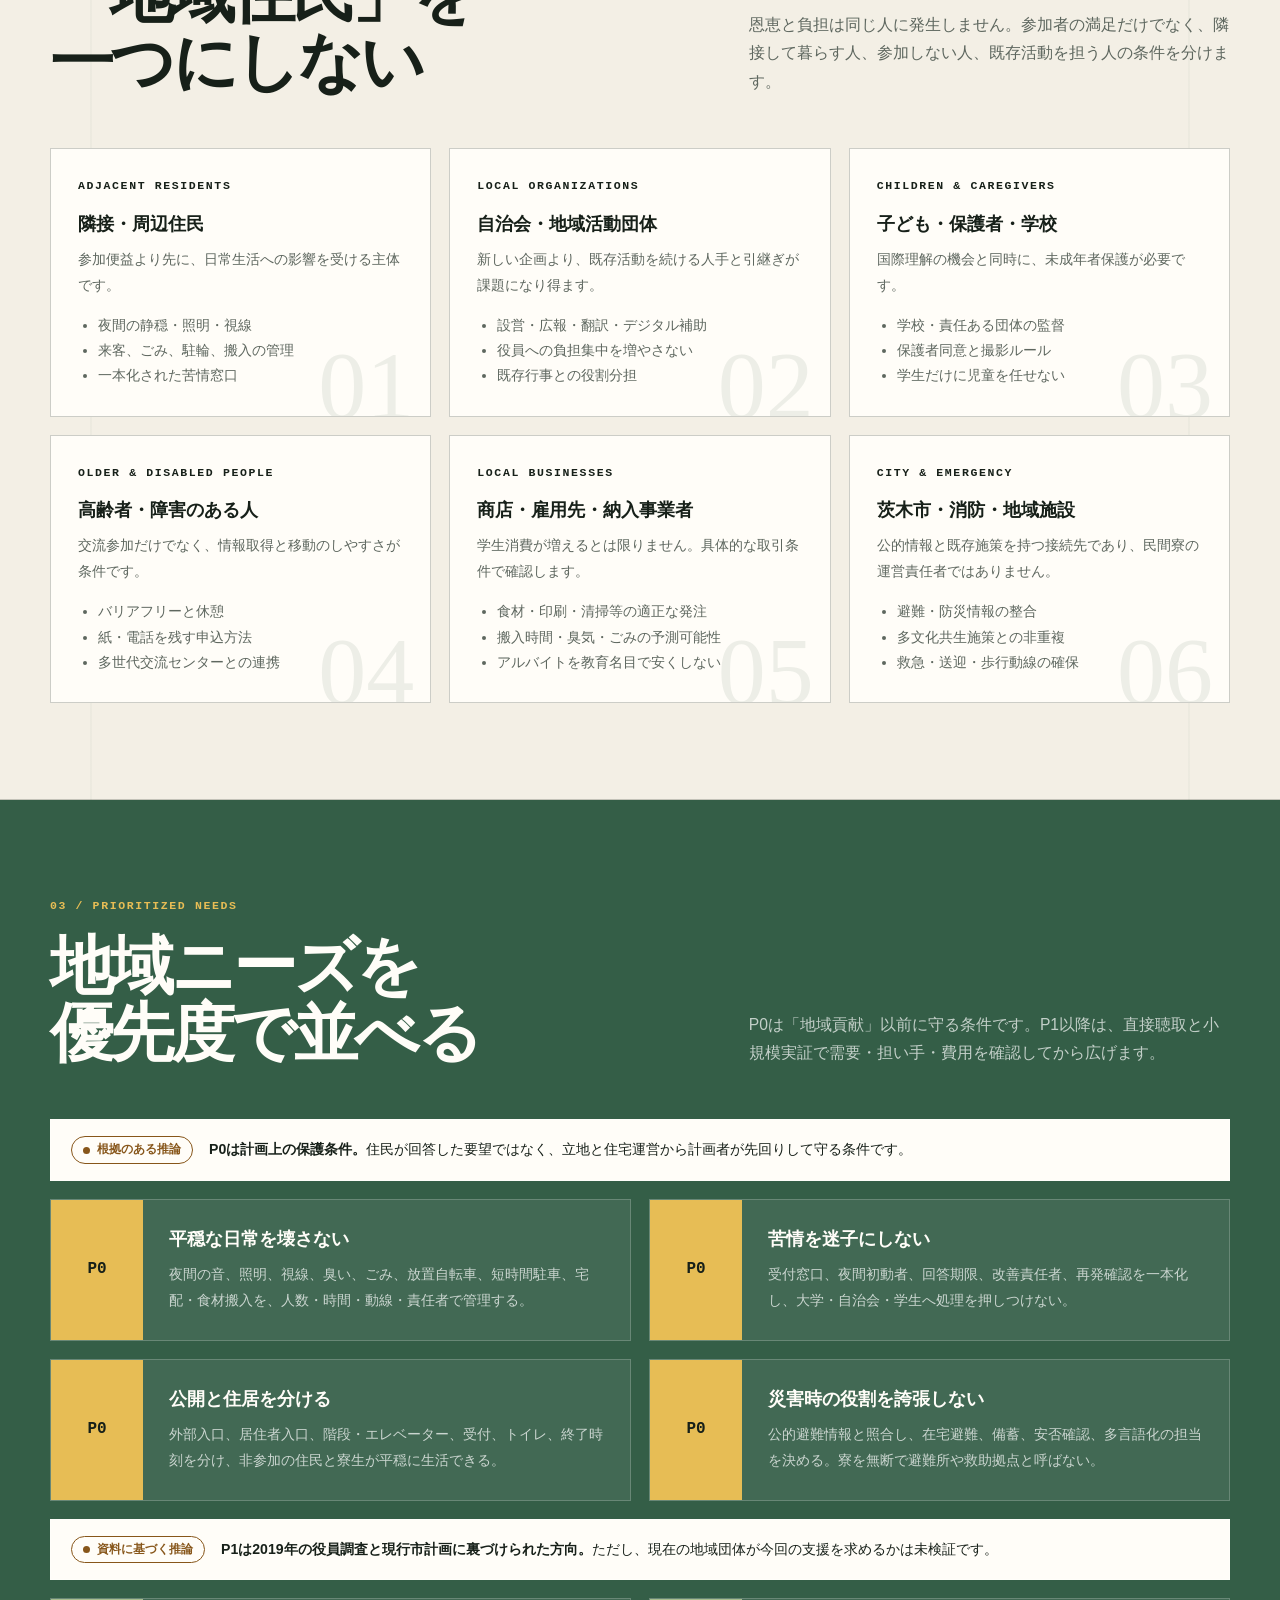
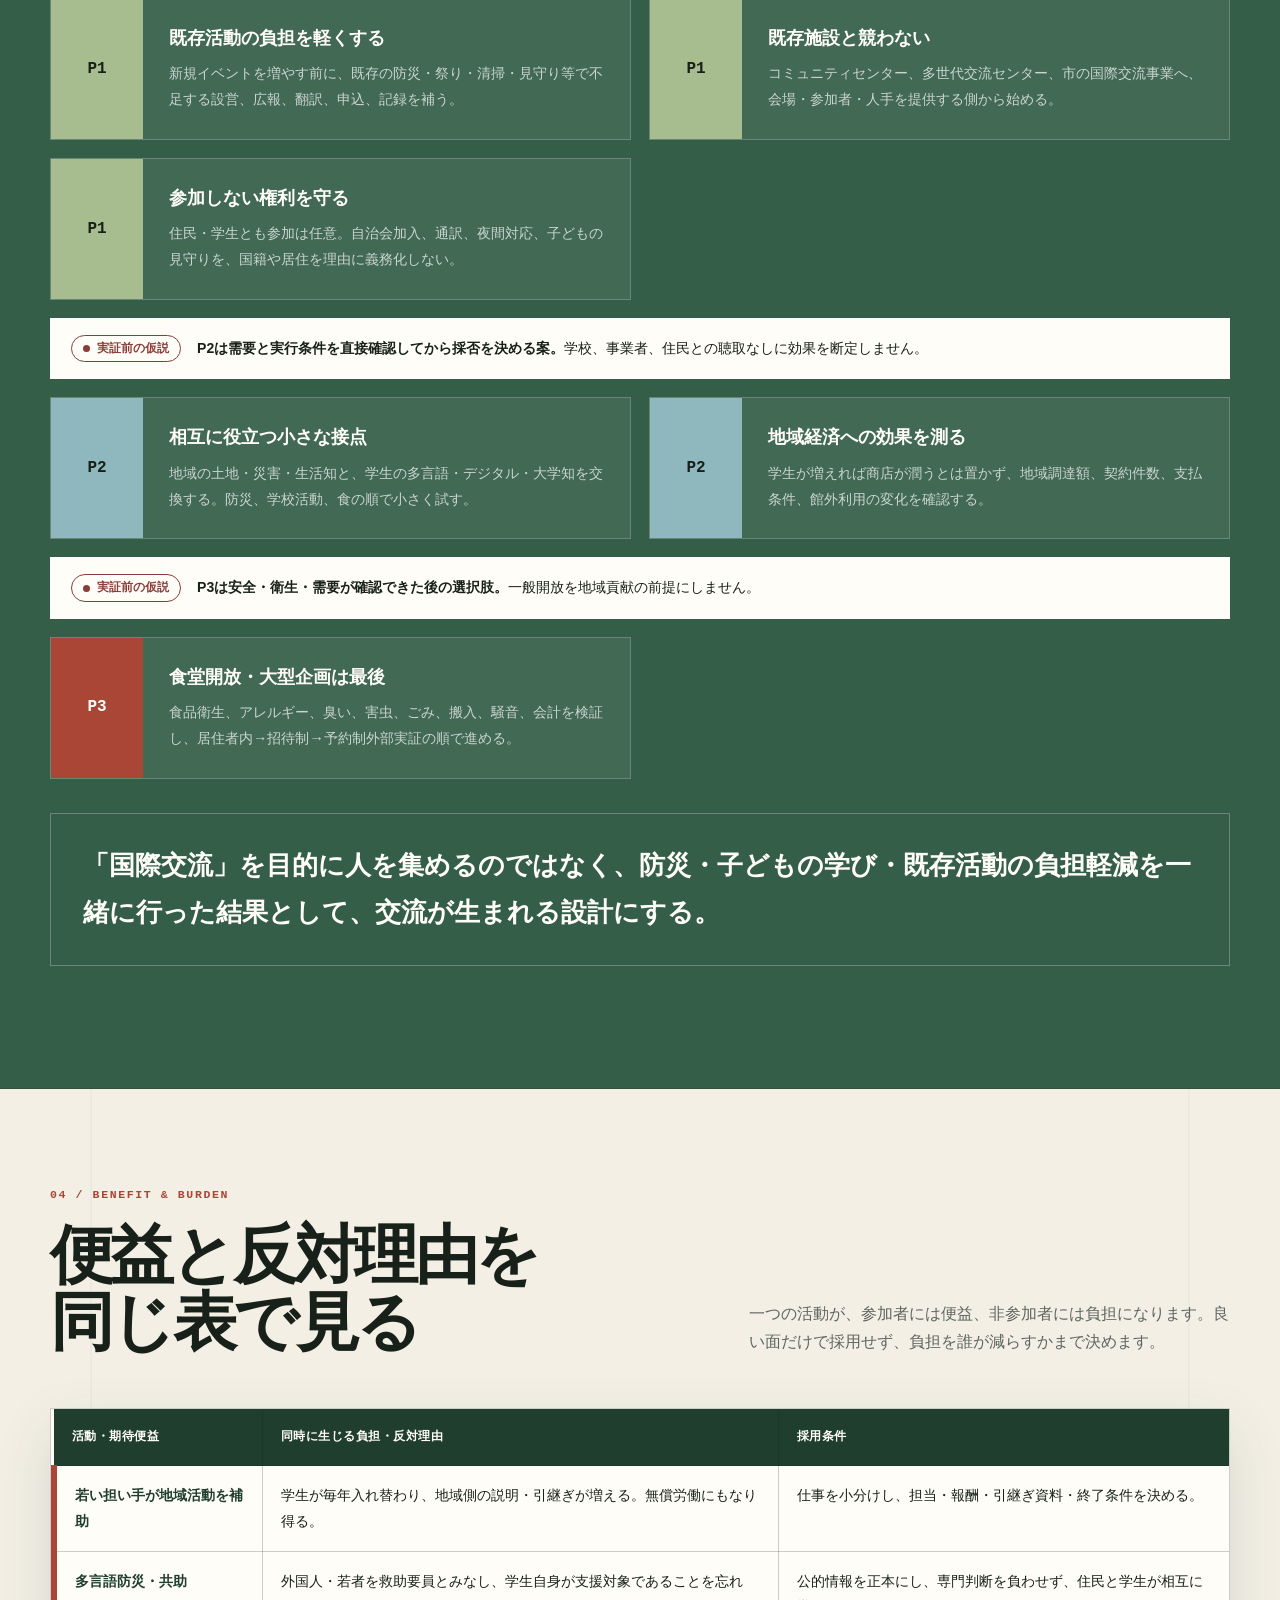
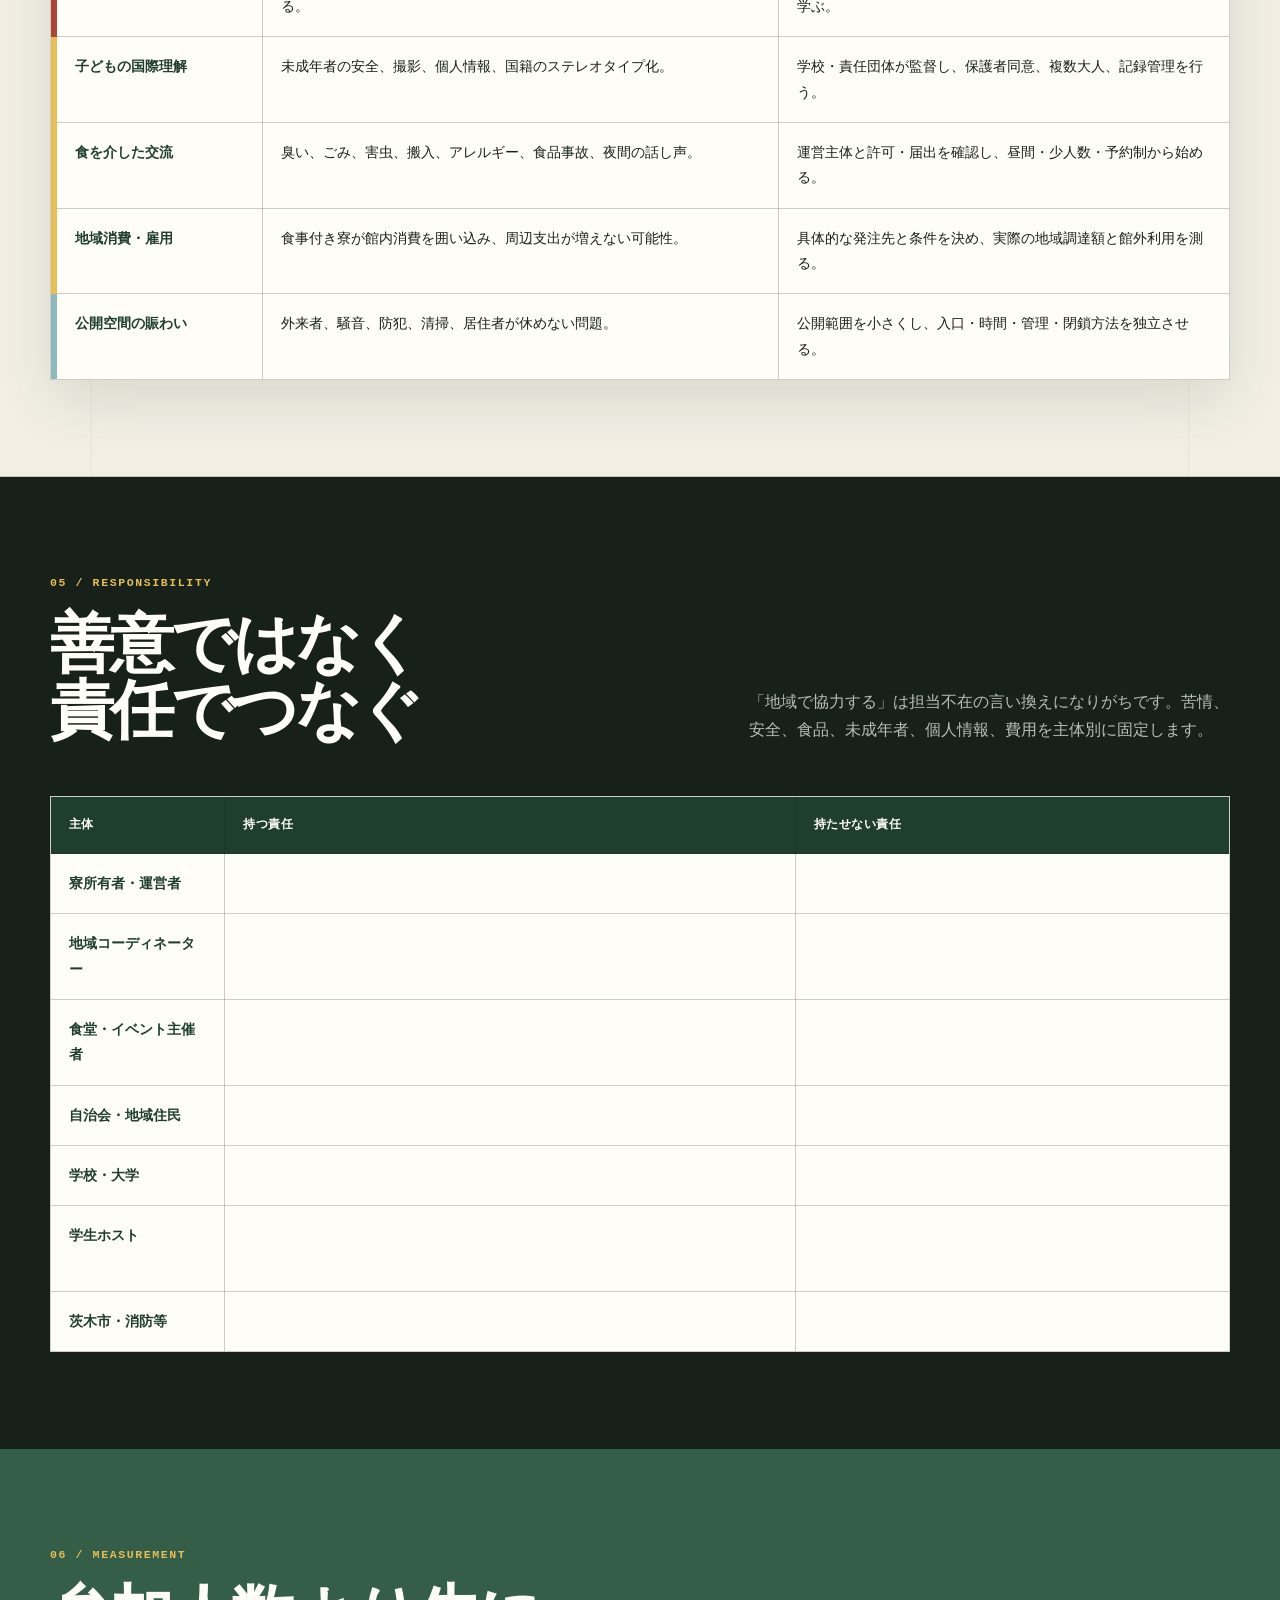
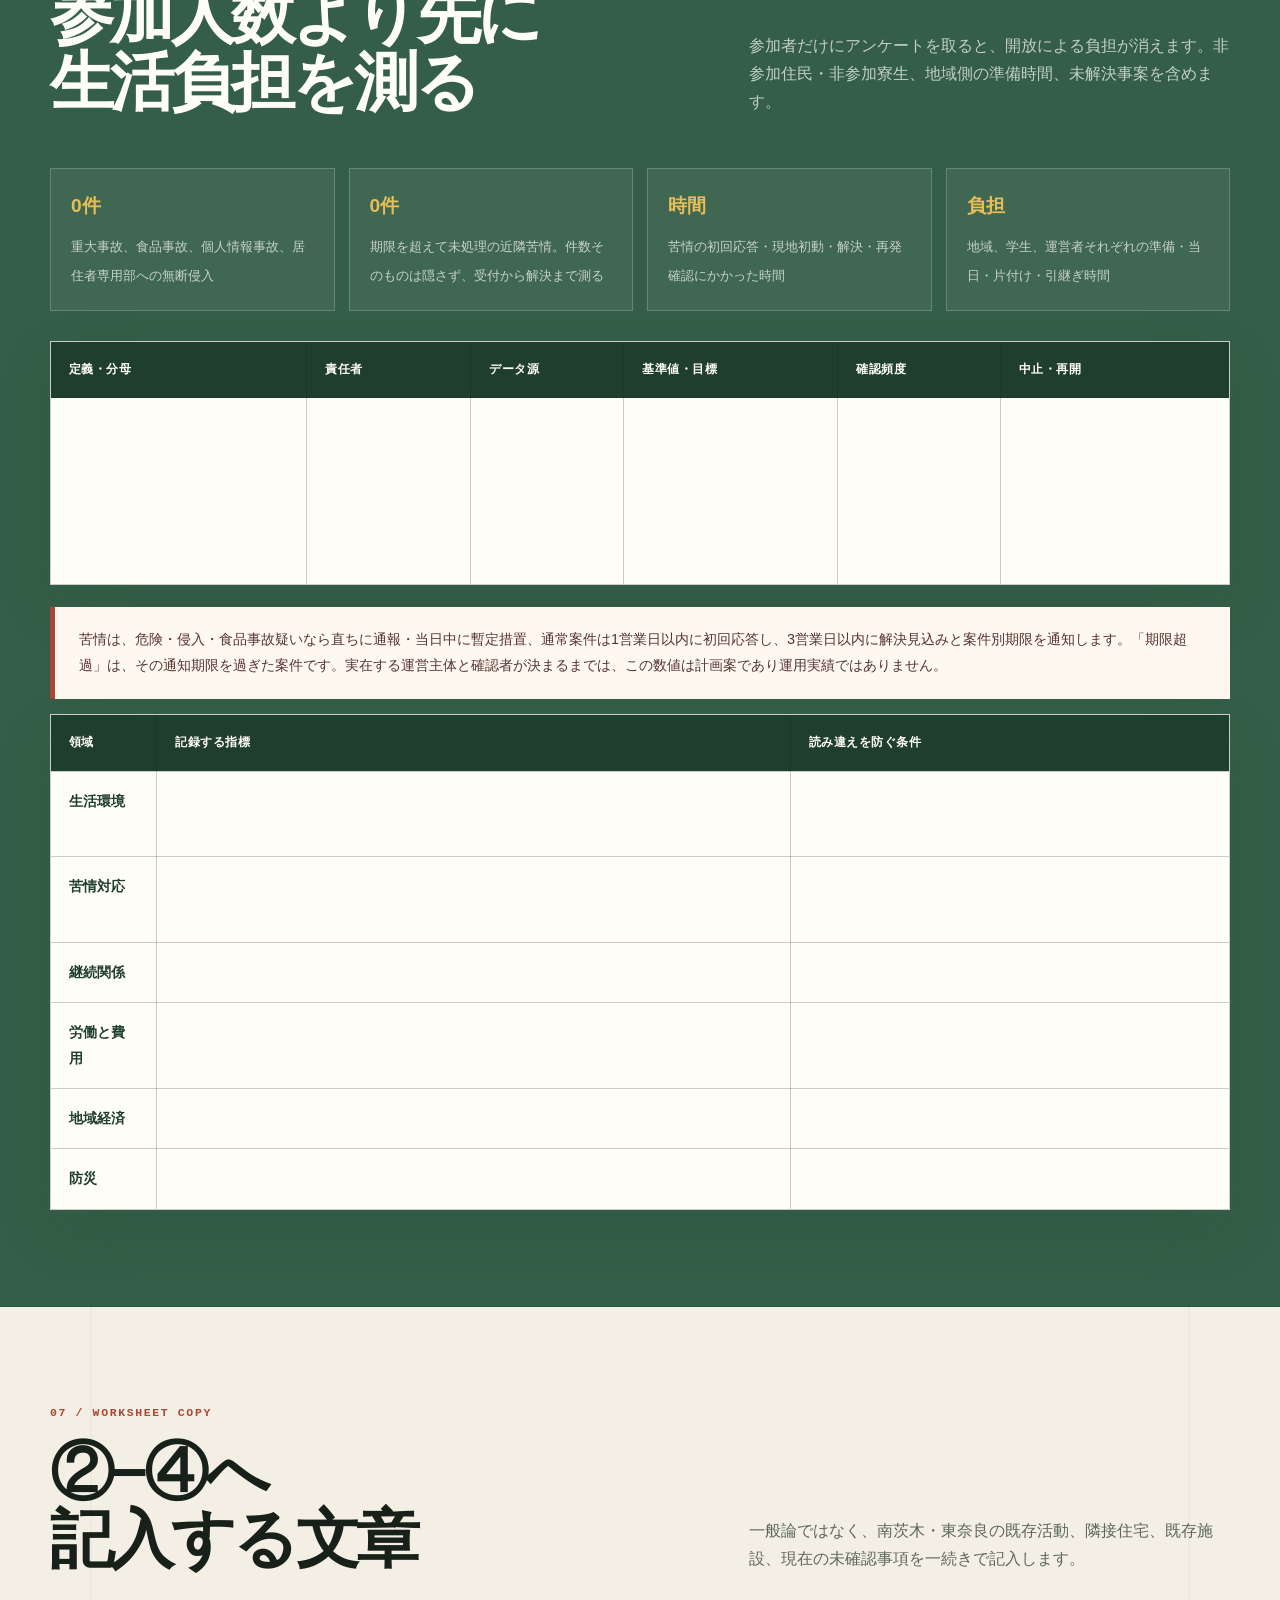
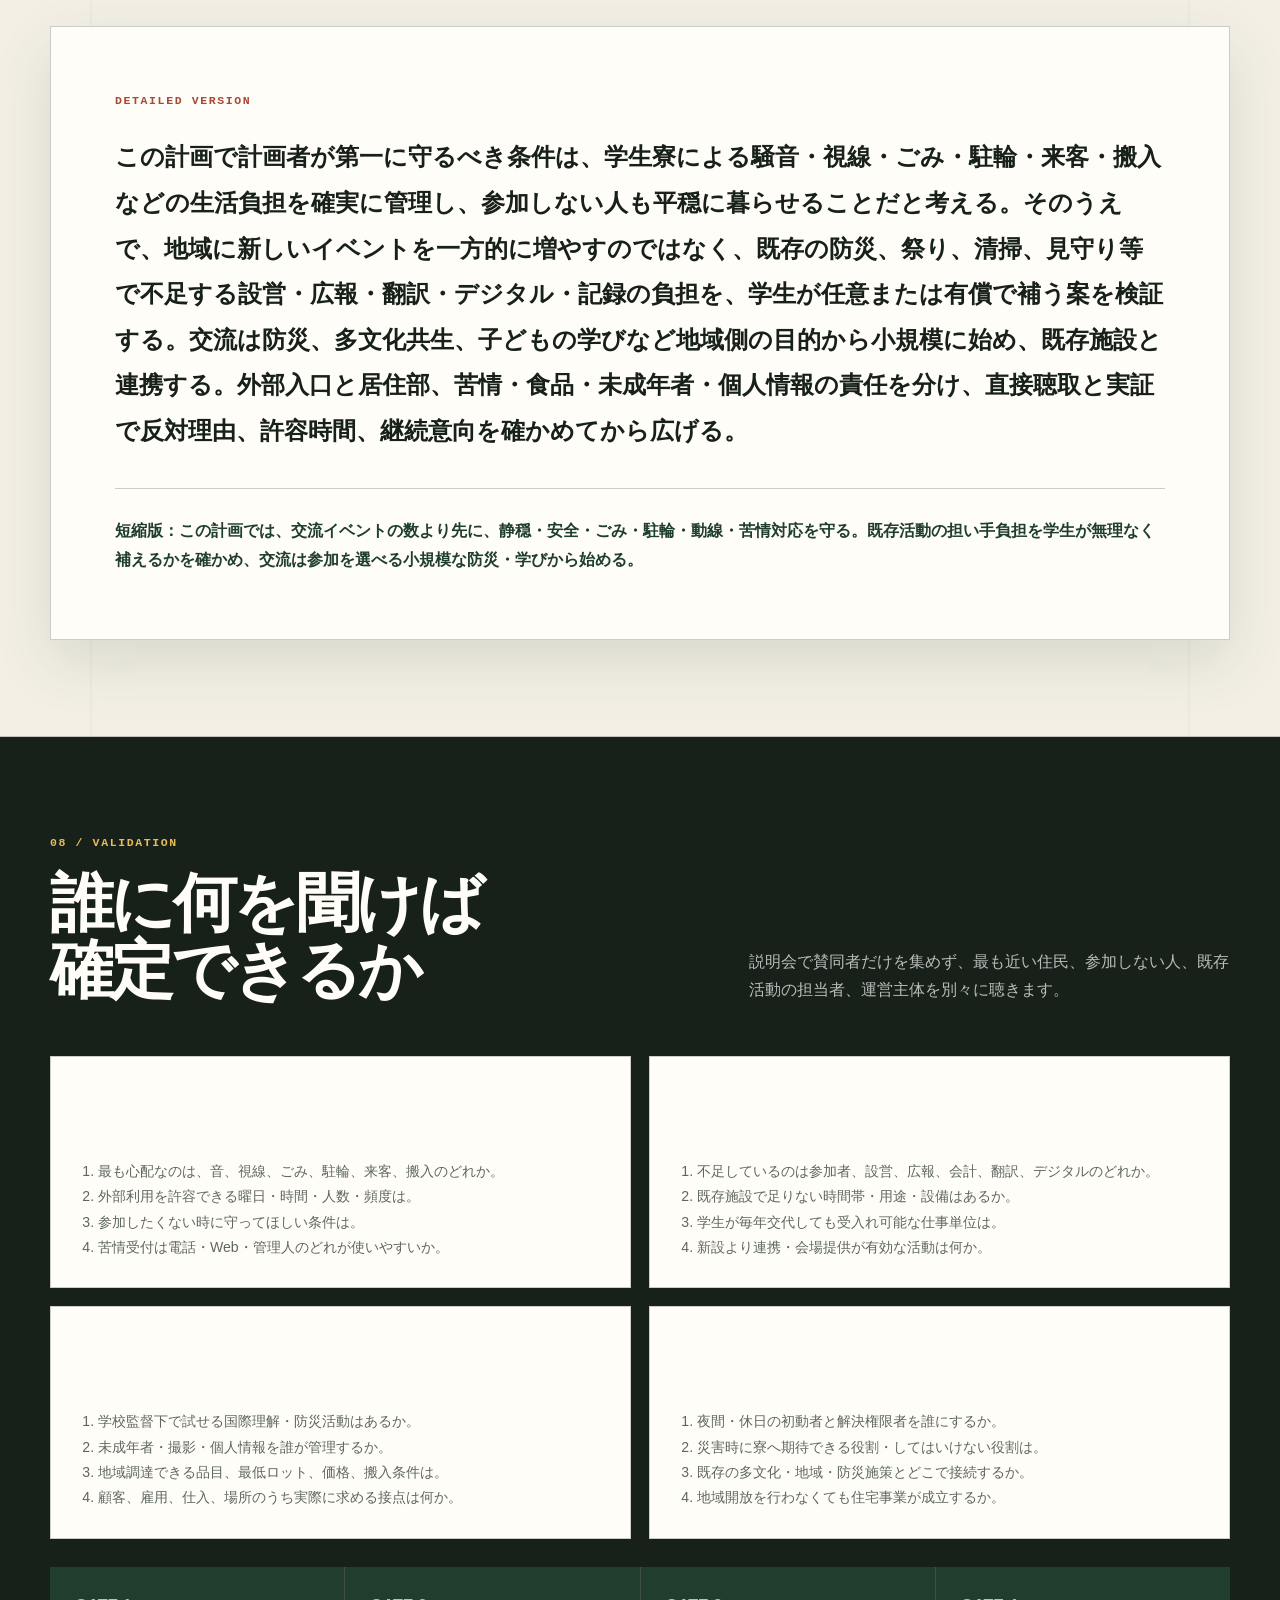
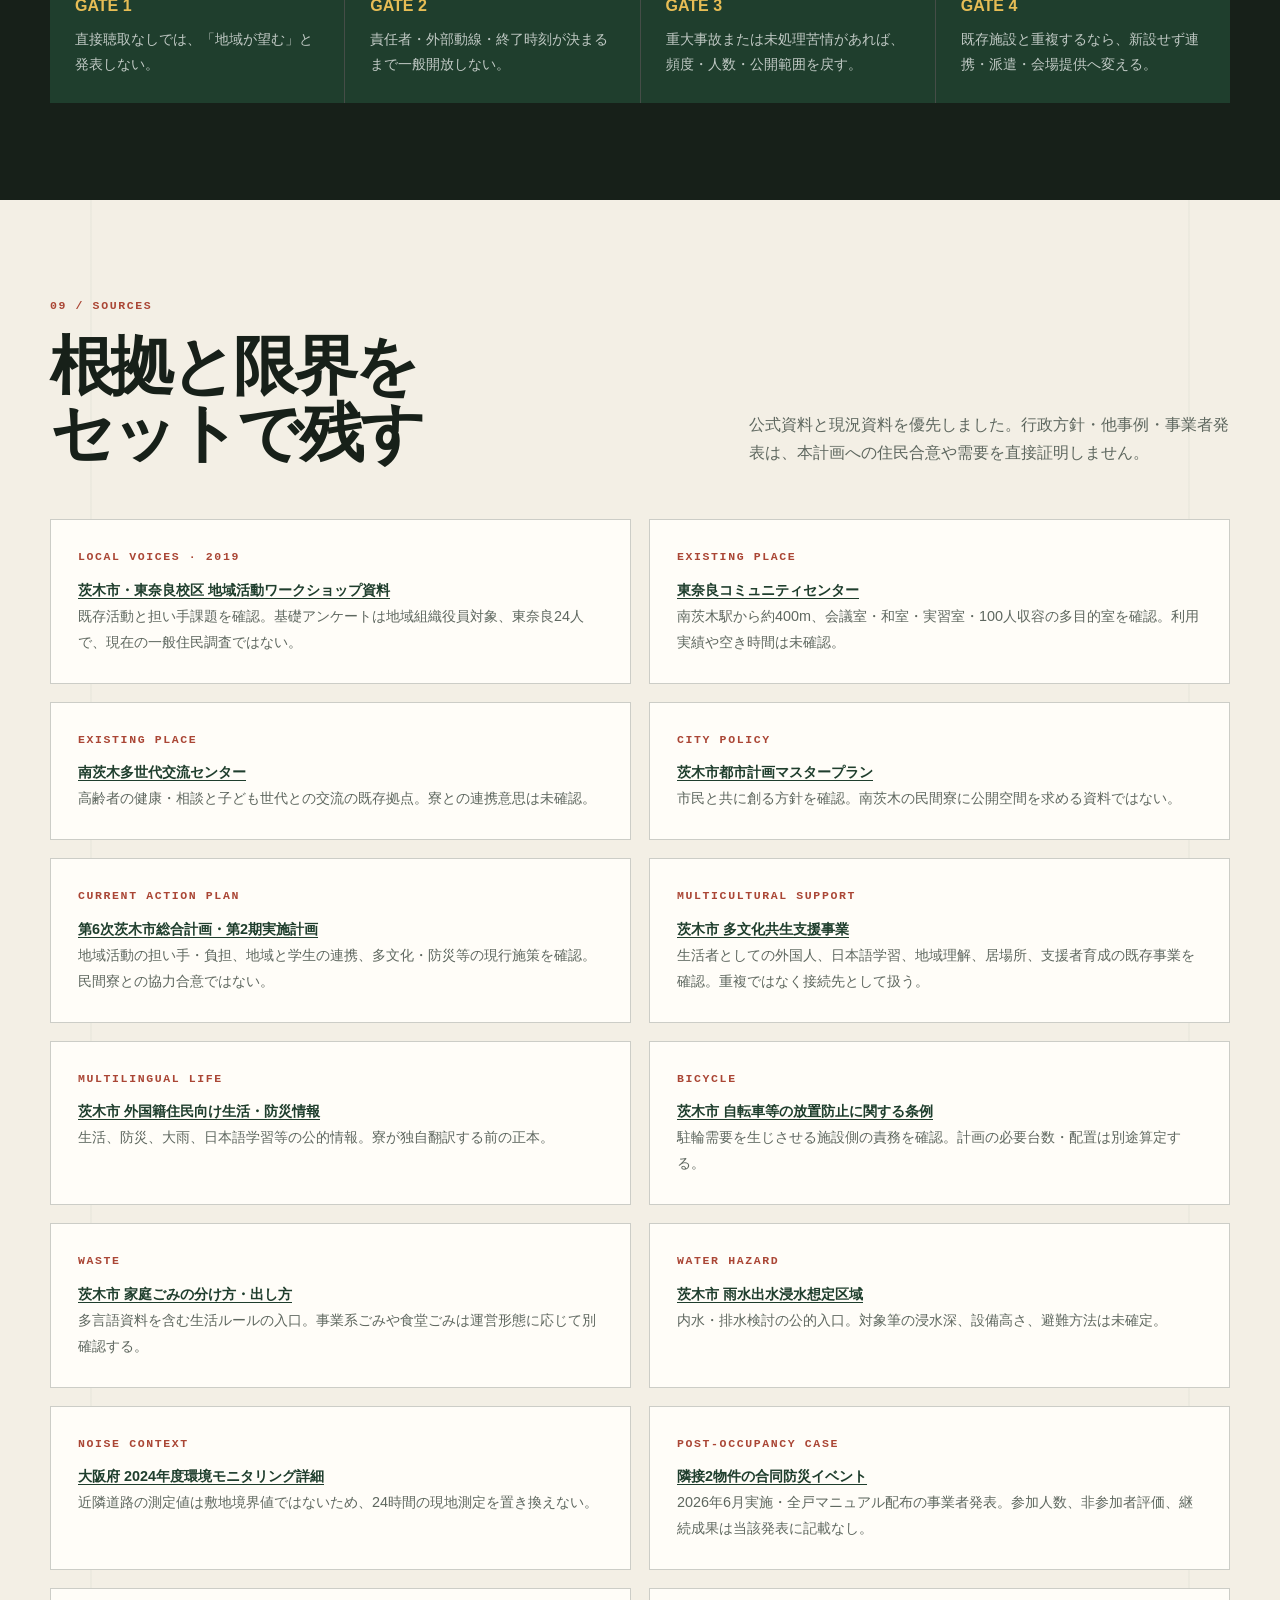
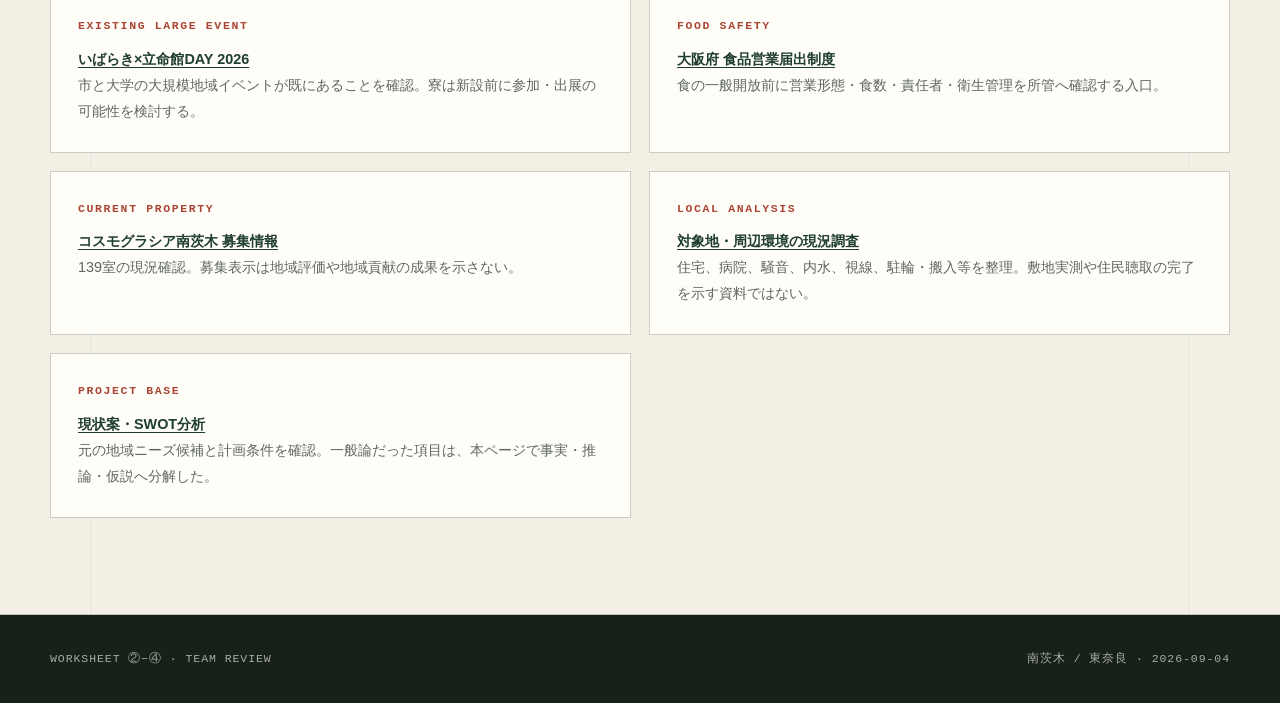
<file: needs/community/index.html>
<!doctype html>
<html lang="ja">
<head>
  <meta charset="utf-8">
  <meta name="viewport" content="width=device-width, initial-scale=1">
  <link rel="icon" href="data:,">
  <meta name="description" content="南茨木・東奈良の条件から、近隣地域のニーズ、負担、責任分界、検証質問を整理したワークシート②−④。">
  <meta property="og:title" content="ワークシート②−④｜今回の条件から導く近隣地域のニーズ">
  <meta property="og:description" content="交流の前に暮らしを守る。南茨木の地域条件から、近隣住民・地域団体・事業者・行政のニーズを根拠別に整理。">
  <title>ワークシート②−④｜今回の条件から導く近隣地域のニーズ</title>
  <style>
    :root {
      --ink: #172019;
      --paper: #f3efe5;
      --paper-deep: #e7e0d1;
      --forest: #345e47;
      --forest-dark: #1f3e2d;
      --moss: #a8bd8f;
      --clay: #aa4635;
      --sun: #e7bd55;
      --sky: #8eb8bd;
      --line: rgba(23, 32, 25, 0.22);
      --muted: #5e675f;
      --white: #fffdf8;
      --verified: #285d44;
      --inference: #87561a;
      --unverified: #8b3c36;
      --shadow: 0 22px 55px rgba(31, 62, 45, 0.12);
    }

    * { box-sizing: border-box; }

    html { scroll-behavior: smooth; }

    body {
      margin: 0;
      color: var(--ink);
      background:
        linear-gradient(90deg, transparent 0 7%, rgba(52, 94, 71, 0.035) 7% 7.2%, transparent 7.2% 92.8%, rgba(52, 94, 71, 0.035) 92.8% 93%, transparent 93%),
        var(--paper);
      font-family: "Hiragino Sans", "Yu Gothic", "Noto Sans JP", sans-serif;
      line-height: 1.8;
      overflow-wrap: anywhere;
    }

    a { color: inherit; }

    a:focus-visible {
      outline: 3px solid var(--sun);
      outline-offset: 3px;
    }

    .shell {
      width: min(1180px, calc(100% - 40px));
      margin: 0 auto;
    }

    .site-header {
      position: sticky;
      top: 0;
      z-index: 10;
      border-bottom: 1px solid rgba(255, 255, 255, 0.18);
      background: rgba(23, 32, 25, 0.96);
      color: var(--white);
      backdrop-filter: blur(14px);
    }

    .nav-row {
      min-height: 68px;
      display: flex;
      align-items: center;
      justify-content: space-between;
      gap: 24px;
    }

    .brand {
      display: flex;
      align-items: center;
      gap: 12px;
      font-weight: 800;
      letter-spacing: 0.05em;
      text-decoration: none;
      white-space: nowrap;
    }

    .brand-mark {
      display: grid;
      place-items: center;
      width: 36px;
      height: 36px;
      border: 1px solid var(--moss);
      border-radius: 50%;
      color: var(--moss);
      font-family: Georgia, serif;
      font-size: 0.86rem;
    }

    nav ul {
      display: flex;
      flex-wrap: wrap;
      justify-content: flex-end;
      gap: 8px 20px;
      margin: 0;
      padding: 0;
      list-style: none;
      font-size: 0.78rem;
      font-weight: 700;
    }

    nav a {
      color: rgba(255, 255, 255, 0.78);
      text-decoration: none;
    }

    nav a.current { color: var(--sun); }

    .sr-only {
      position: absolute;
      width: 1px;
      height: 1px;
      padding: 0;
      margin: -1px;
      overflow: hidden;
      clip: rect(0, 0, 0, 0);
      white-space: nowrap;
      border: 0;
    }

    .hero {
      position: relative;
      overflow: hidden;
      color: var(--white);
      background: var(--forest-dark);
      border-bottom: 12px solid var(--moss);
    }

    .hero::after {
      content: "";
      position: absolute;
      width: 470px;
      height: 470px;
      right: -155px;
      bottom: -250px;
      border: 1px solid rgba(231, 189, 85, 0.55);
      border-radius: 50%;
      box-shadow: 0 0 0 62px rgba(231, 189, 85, 0.08), 0 0 0 124px rgba(231, 189, 85, 0.04);
    }

    .hero-grid {
      position: relative;
      z-index: 1;
      display: grid;
      grid-template-columns: 1.3fr 0.7fr;
      gap: 72px;
      align-items: end;
      min-height: 650px;
      padding: 94px 0 80px;
    }

    .eyebrow,
    .section-number,
    .mini-label {
      display: block;
      font-family: ui-monospace, SFMono-Regular, Menlo, monospace;
      font-size: 0.72rem;
      font-weight: 800;
      letter-spacing: 0.14em;
      text-transform: uppercase;
    }

    .eyebrow { color: var(--sun); }

    h1,
    h2,
    h3,
    p { margin-top: 0; }

    h1 {
      max-width: 850px;
      margin: 24px 0 30px;
      font-size: clamp(3rem, 7vw, 6.7rem);
      line-height: 0.98;
      letter-spacing: -0.075em;
    }

    .hero-lead {
      max-width: 770px;
      margin-bottom: 0;
      color: rgba(255, 255, 255, 0.82);
      font-size: clamp(1rem, 1.8vw, 1.28rem);
      line-height: 1.9;
    }

    .hero-lead strong { color: var(--white); }

    .hero-side {
      border-top: 1px solid rgba(255, 255, 255, 0.35);
      padding-top: 24px;
    }

    .hero-side strong {
      display: block;
      margin-bottom: 14px;
      color: var(--moss);
      font-size: 1.1rem;
    }

    .hero-side p {
      margin-bottom: 0;
      color: rgba(255, 255, 255, 0.72);
      font-size: 0.92rem;
    }

    .thesis {
      margin: -1px 0 0;
      background: var(--clay);
      color: var(--white);
    }

    .thesis-inner {
      display: grid;
      grid-template-columns: 180px 1fr;
      gap: 46px;
      padding: 42px 0;
    }

    .thesis .mini-label { color: #fee6dd; }

    .thesis p {
      margin: 0;
      font-family: "Yu Mincho", "Hiragino Mincho ProN", serif;
      font-size: clamp(1.35rem, 2.8vw, 2.15rem);
      font-weight: 700;
      line-height: 1.55;
    }

    .legend {
      border-bottom: 1px solid var(--line);
      background: var(--white);
    }

    .legend-inner {
      display: flex;
      flex-wrap: wrap;
      align-items: center;
      gap: 10px;
      padding: 18px 0;
    }

    .legend-title {
      margin-right: 16px;
      font-family: ui-monospace, SFMono-Regular, Menlo, monospace;
      font-size: 0.72rem;
      font-weight: 800;
      letter-spacing: 0.12em;
    }

    .badge {
      display: inline-flex;
      align-items: center;
      gap: 7px;
      width: fit-content;
      padding: 4px 11px;
      border: 1px solid currentColor;
      border-radius: 99px;
      font-size: 0.72rem;
      font-weight: 800;
      line-height: 1.5;
    }

    .badge::before {
      content: "";
      width: 7px;
      height: 7px;
      border-radius: 50%;
      background: currentColor;
    }

    .verified { color: var(--verified); }
    .inference { color: var(--inference); }
    .unverified { color: var(--unverified); }

    .section {
      padding: 96px 0;
      border-bottom: 1px solid var(--line);
    }

    .section-dark {
      color: var(--white);
      background: var(--ink);
    }

    .section-forest {
      color: var(--white);
      background: var(--forest);
    }

    .section-head {
      display: grid;
      grid-template-columns: minmax(0, 0.9fr) minmax(300px, 0.7fr);
      gap: 80px;
      align-items: end;
      margin-bottom: 52px;
    }

    .section-number { margin-bottom: 16px; color: var(--clay); }
    .section-dark .section-number,
    .section-forest .section-number { color: var(--sun); }

    h2 {
      margin-bottom: 0;
      font-size: clamp(2.25rem, 5vw, 4.6rem);
      line-height: 1.05;
      letter-spacing: -0.055em;
    }

    .section-intro {
      margin-bottom: 0;
      color: var(--muted);
      font-size: 0.98rem;
    }

    .section-dark .section-intro,
    .section-forest .section-intro { color: rgba(255, 255, 255, 0.7); }

    .evidence-grid,
    .condition-grid,
    .stakeholder-grid,
    .need-grid,
    .question-grid,
    .source-grid {
      display: grid;
      gap: 18px;
    }

    .evidence-grid { grid-template-columns: repeat(3, 1fr); }
    .condition-grid { grid-template-columns: repeat(2, 1fr); }
    .stakeholder-grid { grid-template-columns: repeat(3, 1fr); }
    .need-grid { grid-template-columns: repeat(2, 1fr); }
    .question-grid { grid-template-columns: repeat(2, 1fr); }
    .source-grid { grid-template-columns: repeat(2, 1fr); }

    .evidence-card,
    .condition-card,
    .stakeholder-card,
    .need-card,
    .question-card,
    .source-card {
      min-width: 0;
      border: 1px solid var(--line);
      background: var(--white);
    }

    .evidence-card,
    .condition-card,
    .stakeholder-card,
    .question-card,
    .source-card { padding: 27px; }

    .evidence-card h3,
    .condition-card h3,
    .stakeholder-card h3,
    .need-card h3,
    .question-card h3 {
      margin: 14px 0 10px;
      font-size: 1.13rem;
      line-height: 1.45;
    }

    .evidence-card p,
    .condition-card p,
    .stakeholder-card p,
    .question-card p,
    .source-card p {
      margin-bottom: 0;
      color: var(--muted);
      font-size: 0.9rem;
    }

    .condition-card .fact {
      display: block;
      margin: 18px 0 4px;
      color: var(--forest-dark);
      font-family: Georgia, "Yu Mincho", serif;
      font-size: 2.15rem;
      font-weight: 700;
      line-height: 1.1;
    }

    .condition-card .fact small {
      font-family: inherit;
      font-size: 0.9rem;
    }

    .data-note {
      margin-top: 22px;
      padding: 20px 24px;
      border-left: 5px solid var(--clay);
      background: #fff8f1;
      color: #55342e;
      font-size: 0.9rem;
    }

    .stakeholder-card {
      position: relative;
      overflow: hidden;
      min-height: 240px;
    }

    .stakeholder-card::after {
      content: attr(data-index);
      position: absolute;
      right: 16px;
      bottom: -18px;
      color: rgba(52, 94, 71, 0.09);
      font-family: Georgia, serif;
      font-size: 6rem;
      line-height: 1;
    }

    .stakeholder-card ul,
    .question-card ol,
    .question-card ul {
      margin: 14px 0 0;
      padding-left: 1.25rem;
      color: var(--muted);
      font-size: 0.88rem;
    }

    .need-card {
      display: grid;
      grid-template-columns: 92px 1fr;
      border-color: rgba(255, 255, 255, 0.2);
      background: rgba(255, 255, 255, 0.07);
    }

    .priority-evidence {
      grid-column: 1 / -1;
      display: flex;
      align-items: center;
      gap: 16px;
      padding: 16px 20px;
      border: 1px solid rgba(255, 255, 255, 0.22);
      background: var(--white);
      color: var(--ink);
    }

    .priority-evidence p { margin: 0; font-size: 0.88rem; }
    .priority-evidence .badge { flex: none; }

    .priority {
      display: grid;
      place-items: center;
      min-height: 100%;
      padding: 20px 12px;
      background: var(--sun);
      color: var(--ink);
      font-family: ui-monospace, SFMono-Regular, Menlo, monospace;
      font-size: 1rem;
      font-weight: 900;
    }

    .need-card[data-priority="P1"] .priority { background: var(--moss); }
    .need-card[data-priority="P2"] .priority { background: var(--sky); }
    .need-card[data-priority="P3"] .priority { background: var(--clay); color: var(--white); }

    .need-copy { padding: 26px; }
    .need-copy h3 { margin-top: 0; color: var(--white); }
    .need-copy p { margin: 0; color: rgba(255, 255, 255, 0.72); font-size: 0.9rem; }

    .callout {
      margin-top: 34px;
      padding: 28px 32px;
      border: 1px solid rgba(255, 255, 255, 0.26);
      font-family: "Yu Mincho", "Hiragino Mincho ProN", serif;
      font-size: clamp(1.15rem, 2.1vw, 1.65rem);
      font-weight: 700;
    }

    .table-wrap {
      max-width: 100%;
      overflow-x: auto;
      border: 1px solid var(--line);
      background: var(--white);
      box-shadow: var(--shadow);
    }

    table {
      width: 100%;
      min-width: 820px;
      border-collapse: collapse;
      font-size: 0.88rem;
    }

    th,
    td {
      padding: 17px 18px;
      border-right: 1px solid var(--line);
      border-bottom: 1px solid var(--line);
      text-align: left;
      vertical-align: top;
    }

    th:last-child,
    td:last-child { border-right: 0; }

    tbody tr:last-child td { border-bottom: 0; }

    th {
      color: var(--white);
      background: var(--forest-dark);
      font-size: 0.76rem;
      letter-spacing: 0.04em;
    }

    td strong { color: var(--forest-dark); }

    .matrix-row-high td:first-child { border-left: 6px solid var(--clay); }
    .matrix-row-mid td:first-child { border-left: 6px solid var(--sun); }
    .matrix-row-later td:first-child { border-left: 6px solid var(--sky); }

    .section-dark .table-wrap { box-shadow: none; }

    .metric-list {
      display: grid;
      grid-template-columns: repeat(4, 1fr);
      gap: 14px;
      margin-bottom: 30px;
    }

    .metric {
      min-height: 132px;
      padding: 20px;
      border: 1px solid rgba(255, 255, 255, 0.2);
      background: rgba(255, 255, 255, 0.06);
    }

    .metric strong {
      display: block;
      margin-bottom: 8px;
      color: var(--sun);
      font-size: 1.2rem;
    }

    .metric span { color: rgba(255, 255, 255, 0.7); font-size: 0.82rem; }

    .worksheet-box {
      padding: clamp(30px, 6vw, 64px);
      border: 1px solid var(--line);
      background: var(--white);
      box-shadow: var(--shadow);
    }

    .worksheet-box .mini-label { margin-bottom: 24px; color: var(--clay); }

    .worksheet-box blockquote {
      margin: 0;
      padding: 0;
      border: 0;
      font-family: "Yu Mincho", "Hiragino Mincho ProN", serif;
      font-size: clamp(1.1rem, 2.2vw, 1.5rem);
      font-weight: 700;
      line-height: 1.9;
    }

    .short-copy {
      margin: 34px 0 0;
      padding-top: 28px;
      border-top: 1px solid var(--line);
      color: var(--forest-dark);
      font-weight: 800;
    }

    .gate-grid {
      display: grid;
      grid-template-columns: repeat(4, 1fr);
      gap: 1px;
      margin-top: 28px;
      background: rgba(255, 255, 255, 0.2);
    }

    .gate {
      padding: 25px;
      background: var(--forest-dark);
    }

    .gate strong { display: block; margin-bottom: 8px; color: var(--sun); }
    .gate p { margin: 0; color: rgba(255, 255, 255, 0.72); font-size: 0.86rem; }

    .source-card a {
      color: var(--forest-dark);
      font-weight: 800;
      text-decoration-thickness: 1px;
      text-underline-offset: 3px;
    }

    .source-card .mini-label { margin-bottom: 10px; color: var(--clay); }

    footer {
      padding: 34px 0;
      color: rgba(255, 255, 255, 0.62);
      background: var(--ink);
      font-family: ui-monospace, SFMono-Regular, Menlo, monospace;
      font-size: 0.72rem;
      letter-spacing: 0.08em;
    }

    .footer-row {
      display: flex;
      justify-content: space-between;
      gap: 20px;
    }

    @media (max-width: 900px) {
      .hero-grid,
      .section-head { grid-template-columns: 1fr; gap: 34px; }
      .hero-grid { min-height: auto; padding: 80px 0 64px; }
      .hero-side { max-width: 620px; }
      .evidence-grid,
      .stakeholder-grid { grid-template-columns: repeat(2, 1fr); }
      .metric-list,
      .gate-grid { grid-template-columns: repeat(2, 1fr); }
      .thesis-inner { grid-template-columns: 1fr; gap: 15px; }
    }

    @media (max-width: 680px) {
      .shell { width: min(100% - 28px, 1180px); }
      .nav-row { align-items: flex-start; flex-direction: column; padding: 14px 0; }
      nav ul { justify-content: flex-start; gap: 7px 14px; }
      .section { padding: 72px 0; }
      .condition-grid,
      .stakeholder-grid,
      .evidence-grid,
      .need-grid,
      .question-grid,
      .source-grid,
      .metric-list,
      .gate-grid { grid-template-columns: 1fr; }
      .need-card { grid-template-columns: 72px 1fr; }
      .priority-evidence { align-items: flex-start; flex-direction: column; }
      .footer-row { flex-direction: column; }
    }

    @media print {
      :root {
        --ink: #111;
        --forest: #333;
        --forest-dark: #111;
        --paper: #fff;
        --white: #fff;
        --line: #999;
        --muted: #333;
      }

      body { background: #fff; font-size: 9pt; }
      .site-header { position: static; background: #111; }
      .hero { background: #111; border-bottom-width: 5px; }
      .hero::after { display: none; }
      .hero-grid { min-height: auto; padding: 35px 0; }
      .section { padding: 28px 0; break-inside: avoid; }
      .section-head { margin-bottom: 22px; }
      .evidence-card,
      .condition-card,
      .stakeholder-card,
      .need-card,
      .question-card,
      .source-card,
      .worksheet-box { box-shadow: none; break-inside: avoid; }
      .need-card { background: #222; }
      .table-wrap { overflow: visible; box-shadow: none; }
      table { min-width: 0; font-size: 7.5pt; }
      th,
      td { padding: 8px; }
      .gate p { color: #111; }
      .gate { background: #fff; border: 1px solid #777; }
      .gate strong { color: #111; }
      footer { background: #111; }
    }
  </style>
</head>
<body>
  <header class="site-header">
    <div class="shell nav-row">
      <a class="brand" href="../../index.html"><span class="brand-mark">C/A</span><span>COSMOS ARCHITECTURE</span></a>
      <nav aria-label="ワークシート間の移動">
        <ul>
          <li><a href="../">②−① 大学生</a></li>
          <li><a href="../parents/">②−② 保護者</a></li>
          <li><a href="../university/">②−③ 大学・運営</a></li>
          <li><a class="current" href="./">②−④ 近隣地域<span class="sr-only">（現在のページ）</span></a></li>
          <li><a href="../../proposal.html">現状案・SWOT ↗</a></li>
        </ul>
      </nav>
    </div>
  </header>

  <main>
    <section class="hero" id="overview">
      <div class="shell hero-grid">
        <div>
          <span class="eyebrow">WORKSHEET ②−④ · NEIGHBORHOOD NEEDS</span>
          <h1>交流の前に、<br>暮らしを守る。</h1>
          <p class="hero-lead">今回の条件から導ける、計画者が第一に守るべき条件は、イベントの多さではありません。<strong>静穏・プライバシー・ごみ・駐輪・動線を管理し、既存の地域活動を増やすのではなく、その担い手負担を学生の力で補うこと</strong>です。</p>
        </div>
        <aside class="hero-side">
          <strong>近隣住民への直接調査は、まだない。</strong>
          <p>このページは、東奈良の地域資料、既存施設、敷地周辺、実現後の事例から導いた検証前の整理です。「地域が望んでいる」と断定せず、誰に何を聞けば確定できるかまで示します。</p>
        </aside>
      </div>
    </section>

    <section class="thesis" aria-label="結論">
      <div class="shell thesis-inner">
        <span class="mini-label">CORE FINDING</span>
        <p>地域貢献は、地域へ仕事を増やすことではない。日常負担を増やさず、今ある活動を続けやすくし、必要な時だけ支え合える関係をつくること。</p>
      </div>
    </section>

    <aside class="legend" aria-label="根拠レベル">
      <div class="shell legend-inner">
        <span class="legend-title">EVIDENCE LEVEL</span>
        <span class="badge verified">確認済み</span>
        <span class="badge inference">根拠のある推論</span>
        <span class="badge unverified">未検証仮説</span>
      </div>
    </aside>

    <section class="section" id="evidence-rules">
      <div class="shell">
        <div class="section-head">
          <div><span class="section-number">00 / HOW TO READ</span><h2>地域の声を<br>つくらない</h2></div>
          <p class="section-intro">行政方針や既存事例は「連携できる可能性」を示しますが、この計画への賛成や参加意思は示しません。地域ニーズは、事実・推論・仮説の順に扱います。</p>
        </div>
        <div class="evidence-grid">
          <article class="evidence-card" data-evidence="verified">
            <span class="badge verified">確認済み</span>
            <h3>公表資料で確認できた条件</h3>
            <p>隣接住宅、既存施設、地域活動、自治体施策、現在の建物・イベントなど。対象時点と調査対象を併記します。</p>
          </article>
          <article class="evidence-card" data-evidence="inference">
            <span class="badge inference">根拠のある推論</span>
            <h3>立地と運営から生じる必要</h3>
            <p>静穏、視線、来客、ごみ、駐輪、搬入、苦情対応など。住民がそう回答したのではなく、計画者が先回りして守る条件です。</p>
          </article>
          <article class="evidence-card" data-evidence="unverified">
            <span class="badge unverified">未検証仮説</span>
            <h3>本人へ確かめるまで決めない</h3>
            <p>国際交流への関心、食堂利用、地域調達、許容時間、参加頻度、反対理由。直接聴取と小規模実証が必要です。</p>
          </article>
        </div>
      </div>
    </section>

    <section class="section section-dark" id="current-conditions">
      <div class="shell">
        <div class="section-head">
          <div><span class="section-number">01 / CURRENT CONDITIONS</span><h2>南茨木・東奈良を<br>事実から読む</h2></div>
          <p class="section-intro">配布課題当時の仮想計画と、2026年に実現した139室の学生住宅・59戸の分譲住宅を分けます。実現後の成果は事後検証であり、元の計画時点の根拠には戻しません。</p>
        </div>
        <div class="condition-grid">
          <article class="condition-card" data-evidence="verified">
            <span class="badge verified">確認済み</span>
            <span class="fact">139室 + 59戸</span>
            <h3>現在は二つの住宅が隣接している</h3>
            <p>課題対象地には学生住宅が実現し、隣接する分譲マンションも入居済みです。歴史的再提案では、この現況を将来予測ではなく事後比較へ置きます。</p>
          </article>
          <article class="condition-card" data-evidence="verified">
            <span class="badge verified">確認済み</span>
            <span class="fact">n=24 <small>地域組織役員</small></span>
            <h3>東奈良の古い小規模調査がある</h3>
            <p>2019年の市内地域組織役員調査を東奈良校区で見ると、回答は24人。地域行事、つながり、文化等への愛着は見える一方、一般住民の代表調査でも、今回案への参加意思でもありません。</p>
          </article>
          <article class="condition-card" data-evidence="verified">
            <span class="badge verified">確認済み</span>
            <span class="fact">既存2施設</span>
            <h3>地域交流の場所はすでにある</h3>
            <p>東奈良コミュニティセンターには100人規模の多目的室等があり、南茨木多世代交流センターも高齢者・子ども世代の交流を目的に運営されています。「交流場所がない」とは言えません。</p>
          </article>
          <article class="condition-card" data-evidence="verified">
            <span class="badge verified">確認済み</span>
            <span class="fact">防災で接続</span>
            <h3>実現後に合同防災が試された</h3>
            <p>2026年6月、学生住宅と分譲住宅の入居者向け合同防災イベントが開かれ、8月に全入居者へマニュアルが配布されました。実行例ではあるものの、参加人数・非参加者評価・継続意向は当該事業者発表には記載されていません。</p>
          </article>
          <article class="condition-card" data-evidence="inference">
            <span class="badge inference">根拠のある推論</span>
            <span class="fact">高利便・高摩擦</span>
            <h3>駅近は地域負担も集中させる</h3>
            <p>二路線、病院、住宅、幹線道路等が近い立地では、人を呼ぶ強みと、夜間騒音、視線、駐輪、搬入、歩車交錯の負担が同時に強くなります。</p>
          </article>
          <article class="condition-card" data-evidence="unverified">
            <span class="badge unverified">未検証仮説</span>
            <span class="fact">直接聴取 0件</span>
            <h3>「地域が交流を望む」は未確認</h3>
            <p>隣接住民、管理組合、自治会、地域施設、学校、病院、商店への本計画についての聴取は未実施です。ここを飛ばして建物の公開範囲を決めません。</p>
          </article>
        </div>
        <p class="data-note">東奈良校区の2019年資料は、自治会長・地域協議会役員・コミュニティセンター役員を対象とした市全体調査の速報です。東奈良の回答24人を、住民全体の比率や現在の需要に外挿しません。</p>
      </div>
    </section>

    <section class="section" id="stakeholders">
      <div class="shell">
        <div class="section-head">
          <div><span class="section-number">02 / WHO IS THE COMMUNITY</span><h2>「地域住民」を<br>一つにしない</h2></div>
          <p class="section-intro">恩恵と負担は同じ人に発生しません。参加者の満足だけでなく、隣接して暮らす人、参加しない人、既存活動を担う人の条件を分けます。</p>
        </div>
        <div class="stakeholder-grid">
          <article class="stakeholder-card" data-stakeholder="adjacent-residents" data-index="01">
            <span class="mini-label">ADJACENT RESIDENTS</span>
            <h3>隣接・周辺住民</h3>
            <p>参加便益より先に、日常生活への影響を受ける主体です。</p>
            <ul><li>夜間の静穏・照明・視線</li><li>来客、ごみ、駐輪、搬入の管理</li><li>一本化された苦情窓口</li></ul>
          </article>
          <article class="stakeholder-card" data-stakeholder="community-organizations" data-index="02">
            <span class="mini-label">LOCAL ORGANIZATIONS</span>
            <h3>自治会・地域活動団体</h3>
            <p>新しい企画より、既存活動を続ける人手と引継ぎが課題になり得ます。</p>
            <ul><li>設営・広報・翻訳・デジタル補助</li><li>役員への負担集中を増やさない</li><li>既存行事との役割分担</li></ul>
          </article>
          <article class="stakeholder-card" data-stakeholder="children-caregivers" data-index="03">
            <span class="mini-label">CHILDREN &amp; CAREGIVERS</span>
            <h3>子ども・保護者・学校</h3>
            <p>国際理解の機会と同時に、未成年者保護が必要です。</p>
            <ul><li>学校・責任ある団体の監督</li><li>保護者同意と撮影ルール</li><li>学生だけに児童を任せない</li></ul>
          </article>
          <article class="stakeholder-card" data-stakeholder="older-disabled" data-index="04">
            <span class="mini-label">OLDER &amp; DISABLED PEOPLE</span>
            <h3>高齢者・障害のある人</h3>
            <p>交流参加だけでなく、情報取得と移動のしやすさが条件です。</p>
            <ul><li>バリアフリーと休憩</li><li>紙・電話を残す申込方法</li><li>多世代交流センターとの連携</li></ul>
          </article>
          <article class="stakeholder-card" data-stakeholder="local-businesses" data-index="05">
            <span class="mini-label">LOCAL BUSINESSES</span>
            <h3>商店・雇用先・納入事業者</h3>
            <p>学生消費が増えるとは限りません。具体的な取引条件で確認します。</p>
            <ul><li>食材・印刷・清掃等の適正な発注</li><li>搬入時間・臭気・ごみの予測可能性</li><li>アルバイトを教育名目で安くしない</li></ul>
          </article>
          <article class="stakeholder-card" data-stakeholder="city-emergency" data-index="06">
            <span class="mini-label">CITY &amp; EMERGENCY</span>
            <h3>茨木市・消防・地域施設</h3>
            <p>公的情報と既存施策を持つ接続先であり、民間寮の運営責任者ではありません。</p>
            <ul><li>避難・防災情報の整合</li><li>多文化共生施策との非重複</li><li>救急・送迎・歩行動線の確保</li></ul>
          </article>
        </div>
      </div>
    </section>

    <section class="section section-forest" id="community-needs">
      <div class="shell">
        <div class="section-head">
          <div><span class="section-number">03 / PRIORITIZED NEEDS</span><h2>地域ニーズを<br>優先度で並べる</h2></div>
          <p class="section-intro">P0は「地域貢献」以前に守る条件です。P1以降は、直接聴取と小規模実証で需要・担い手・費用を確認してから広げます。</p>
        </div>
        <div class="need-grid">
          <div class="priority-evidence" data-priority="P0" data-evidence="inference"><span class="badge inference">根拠のある推論</span><p><strong>P0は計画上の保護条件。</strong>住民が回答した要望ではなく、立地と住宅運営から計画者が先回りして守る条件です。</p></div>
          <article class="need-card" data-priority="P0"><div class="priority">P0</div><div class="need-copy"><h3>平穏な日常を壊さない</h3><p>夜間の音、照明、視線、臭い、ごみ、放置自転車、短時間駐車、宅配・食材搬入を、人数・時間・動線・責任者で管理する。</p></div></article>
          <article class="need-card" data-priority="P0"><div class="priority">P0</div><div class="need-copy"><h3>苦情を迷子にしない</h3><p>受付窓口、夜間初動者、回答期限、改善責任者、再発確認を一本化し、大学・自治会・学生へ処理を押しつけない。</p></div></article>
          <article class="need-card" data-priority="P0"><div class="priority">P0</div><div class="need-copy"><h3>公開と住居を分ける</h3><p>外部入口、居住者入口、階段・エレベーター、受付、トイレ、終了時刻を分け、非参加の住民と寮生が平穏に生活できる。</p></div></article>
          <article class="need-card" data-priority="P0"><div class="priority">P0</div><div class="need-copy"><h3>災害時の役割を誇張しない</h3><p>公的避難情報と照合し、在宅避難、備蓄、安否確認、多言語化の担当を決める。寮を無断で避難所や救助拠点と呼ばない。</p></div></article>
          <div class="priority-evidence" data-priority="P1" data-evidence="inference" data-current-demand="unverified"><span class="badge inference">資料に基づく推論</span><p><strong>P1は2019年の役員調査と現行市計画に裏づけられた方向。</strong>ただし、現在の地域団体が今回の支援を求めるかは未検証です。</p></div>
          <article class="need-card" data-priority="P1"><div class="priority">P1</div><div class="need-copy"><h3>既存活動の負担を軽くする</h3><p>新規イベントを増やす前に、既存の防災・祭り・清掃・見守り等で不足する設営、広報、翻訳、申込、記録を補う。</p></div></article>
          <article class="need-card" data-priority="P1"><div class="priority">P1</div><div class="need-copy"><h3>既存施設と競わない</h3><p>コミュニティセンター、多世代交流センター、市の国際交流事業へ、会場・参加者・人手を提供する側から始める。</p></div></article>
          <article class="need-card" data-priority="P1"><div class="priority">P1</div><div class="need-copy"><h3>参加しない権利を守る</h3><p>住民・学生とも参加は任意。自治会加入、通訳、夜間対応、子どもの見守りを、国籍や居住を理由に義務化しない。</p></div></article>
          <div class="priority-evidence" data-priority="P2" data-evidence="unverified"><span class="badge unverified">実証前の仮説</span><p><strong>P2は需要と実行条件を直接確認してから採否を決める案。</strong>学校、事業者、住民との聴取なしに効果を断定しません。</p></div>
          <article class="need-card" data-priority="P2"><div class="priority">P2</div><div class="need-copy"><h3>相互に役立つ小さな接点</h3><p>地域の土地・災害・生活知と、学生の多言語・デジタル・大学知を交換する。防災、学校活動、食の順で小さく試す。</p></div></article>
          <article class="need-card" data-priority="P2"><div class="priority">P2</div><div class="need-copy"><h3>地域経済への効果を測る</h3><p>学生が増えれば商店が潤うとは置かず、地域調達額、契約件数、支払条件、館外利用の変化を確認する。</p></div></article>
          <div class="priority-evidence" data-priority="P3" data-evidence="unverified"><span class="badge unverified">実証前の仮説</span><p><strong>P3は安全・衛生・需要が確認できた後の選択肢。</strong>一般開放を地域貢献の前提にしません。</p></div>
          <article class="need-card" data-priority="P3"><div class="priority">P3</div><div class="need-copy"><h3>食堂開放・大型企画は最後</h3><p>食品衛生、アレルギー、臭い、害虫、ごみ、搬入、騒音、会計を検証し、居住者内→招待制→予約制外部実証の順で進める。</p></div></article>
        </div>
        <p class="callout">「国際交流」を目的に人を集めるのではなく、防災・子どもの学び・既存活動の負担軽減を一緒に行った結果として、交流が生まれる設計にする。</p>
      </div>
    </section>

    <section class="section" id="benefit-burden">
      <div class="shell">
        <div class="section-head">
          <div><span class="section-number">04 / BENEFIT &amp; BURDEN</span><h2>便益と反対理由を<br>同じ表で見る</h2></div>
          <p class="section-intro">一つの活動が、参加者には便益、非参加者には負担になります。良い面だけで採用せず、負担を誰が減らすかまで決めます。</p>
        </div>
        <div class="table-wrap">
          <table>
            <thead><tr><th>活動・期待便益</th><th>同時に生じる負担・反対理由</th><th>採用条件</th></tr></thead>
            <tbody>
              <tr class="matrix-row-high"><td><strong>若い担い手が地域活動を補助</strong></td><td>学生が毎年入れ替わり、地域側の説明・引継ぎが増える。無償労働にもなり得る。</td><td>仕事を小分けし、担当・報酬・引継ぎ資料・終了条件を決める。</td></tr>
              <tr class="matrix-row-high"><td><strong>多言語防災・共助</strong></td><td>外国人・若者を救助要員とみなし、学生自身が支援対象であることを忘れる。</td><td>公的情報を正本にし、専門判断を負わせず、住民と学生が相互に学ぶ。</td></tr>
              <tr class="matrix-row-mid"><td><strong>子どもの国際理解</strong></td><td>未成年者の安全、撮影、個人情報、国籍のステレオタイプ化。</td><td>学校・責任団体が監督し、保護者同意、複数大人、記録管理を行う。</td></tr>
              <tr class="matrix-row-mid"><td><strong>食を介した交流</strong></td><td>臭い、ごみ、害虫、搬入、アレルギー、食品事故、夜間の話し声。</td><td>運営主体と許可・届出を確認し、昼間・少人数・予約制から始める。</td></tr>
              <tr class="matrix-row-mid"><td><strong>地域消費・雇用</strong></td><td>食事付き寮が館内消費を囲い込み、周辺支出が増えない可能性。</td><td>具体的な発注先と条件を決め、実際の地域調達額と館外利用を測る。</td></tr>
              <tr class="matrix-row-later"><td><strong>公開空間の賑わい</strong></td><td>外来者、騒音、防犯、清掃、居住者が休めない問題。</td><td>公開範囲を小さくし、入口・時間・管理・閉鎖方法を独立させる。</td></tr>
            </tbody>
          </table>
        </div>
      </div>
    </section>

    <section class="section section-dark" id="responsibility">
      <div class="shell">
        <div class="section-head">
          <div><span class="section-number">05 / RESPONSIBILITY</span><h2>善意ではなく<br>責任でつなぐ</h2></div>
          <p class="section-intro">「地域で協力する」は担当不在の言い換えになりがちです。苦情、安全、食品、未成年者、個人情報、費用を主体別に固定します。</p>
        </div>
        <div class="table-wrap">
          <table>
            <thead><tr><th>主体</th><th>持つ責任</th><th>持たせない責任</th></tr></thead>
            <tbody>
              <tr><td><strong>寮所有者・運営者</strong></td><td>騒音、照明、来客、入退室、ごみ、駐輪、搬入、保険、苦情、事故記録、改善報告。</td><td>日常管理を自治会・大学・学生へ丸投げしない。</td></tr>
              <tr><td><strong>地域コーディネーター</strong></td><td>住民・施設との調整、予約、参加しない人への配慮、振返り、次回判断。</td><td>建物管理、警備、食品衛生の最終責任。</td></tr>
              <tr><td><strong>食堂・イベント主催者</strong></td><td>許可・届出、衛生、アレルギー、定員、終了時刻、撮影同意、未成年者対応、片付け。</td><td>寮の居住階・入居者情報への自由なアクセス。</td></tr>
              <tr><td><strong>自治会・地域住民</strong></td><td>地域知の提供、希望者による企画参加、評価・反対意見の表明。</td><td>無償スタッフ、寮の苦情処理、災害時の建物管理。</td></tr>
              <tr><td><strong>学校・大学</strong></td><td>教育プログラム、学生支援、学校内の未成年者保護、担当範囲の合意。</td><td>民間寮の日常管理、地域への送客、事故時の自動的な全責任。</td></tr>
              <tr><td><strong>学生ホスト</strong></td><td>任意または有償の受付、言語補助、共同活動。勤務時間と研修を設定。</td><td>通訳の強制、警備、医療判断、単独の夜間対応、無給の常態化。</td></tr>
              <tr><td><strong>茨木市・消防等</strong></td><td>公的情報、制度、既存施策、許認可・避難等の確認先。</td><td>民間寮の運営責任、協力・補助金・指定避難所の自動保証。</td></tr>
            </tbody>
          </table>
        </div>
      </div>
    </section>

    <section class="section section-forest" id="metrics">
      <div class="shell">
        <div class="section-head">
          <div><span class="section-number">06 / MEASUREMENT</span><h2>参加人数より先に<br>生活負担を測る</h2></div>
          <p class="section-intro">参加者だけにアンケートを取ると、開放による負担が消えます。非参加住民・非参加寮生、地域側の準備時間、未解決事案を含めます。</p>
        </div>
        <div class="metric-list">
          <div class="metric"><strong>0件</strong><span>重大事故、食品事故、個人情報事故、居住者専用部への無断侵入</span></div>
          <div class="metric"><strong>0件</strong><span>期限を超えて未処理の近隣苦情。件数そのものは隠さず、受付から解決まで測る</span></div>
          <div class="metric"><strong>時間</strong><span>苦情の初回応答・現地初動・解決・再発確認にかかった時間</span></div>
          <div class="metric"><strong>負担</strong><span>地域、学生、運営者それぞれの準備・当日・片付け・引継ぎ時間</span></div>
        </div>
        <div class="table-wrap" data-kpi-policy="operational">
          <table>
            <thead><tr><th data-kpi-field="definition">定義・分母</th><th data-kpi-field="owner">責任者</th><th data-kpi-field="source">データ源</th><th data-kpi-field="baseline-target">基準値・目標</th><th data-kpi-field="cadence">確認頻度</th><th data-kpi-field="stop-resume">中止・再開</th></tr></thead>
            <tbody>
              <tr>
                <td>重大事故＝死傷・救急搬送、食中毒疑い、居住者専用部侵入、個人情報漏えい、警察・消防対応。件数は実数と、外部開放日数・外部参加100人当たりを併記する。</td>
                <td>寮運営責任者が記録し、地域コーディネーター等の運営から距離を置く確認者が点検する。</td>
                <td>苦情台帳、入退館記録、事故報告、駐輪・ごみ巡回、参加記録、稼働・発注記録。</td>
                <td>外部実証前4週間を平常時の基準値とする。重大事故0件、期限超過の未処理苦情0件。その他は初回実証後に数値目標を設定する。</td>
                <td>緊急事案は即時。未解決苦情は毎週、全指標は各回終了後2営業日以内と月次で確認する。</td>
                <td>重大事故、専用部侵入、危険への暫定措置不能で即時中止。原因・補償・再発防止を運営責任者と確認者が承認後、小規模に戻して再開する。</td>
              </tr>
            </tbody>
          </table>
        </div>
        <p class="data-note">苦情は、危険・侵入・食品事故疑いなら直ちに通報・当日中に暫定措置、通常案件は1営業日以内に初回応答し、3営業日以内に解決見込みと案件別期限を通知します。「期限超過」は、その通知期限を過ぎた案件です。実在する運営主体と確認者が決まるまでは、この数値は計画案であり運用実績ではありません。</p>
        <div class="table-wrap">
          <table>
            <thead><tr><th>領域</th><th>記録する指標</th><th>読み違えを防ぐ条件</th></tr></thead>
            <tbody>
              <tr><td><strong>生活環境</strong></td><td>夜間騒音、放置自転車、迷惑駐車、ごみ分別、臭気、搬入超過、非参加者からの生活妨害申告。</td><td>イベント日だけでなく平常日も基準として測る。</td></tr>
              <tr><td><strong>苦情対応</strong></td><td>受付件数、内容、初回応答、現地初動、解決日数、再発、未解決。</td><td>苦情件数ゼロを「満足」とせず、窓口が知られているかも確認。</td></tr>
              <tr><td><strong>継続関係</strong></td><td>同じ地域団体からの再依頼、協力者の継続、次の共同活動への移行、撤退理由。</td><td>初回参加者数やSNS閲覧数だけで評価しない。</td></tr>
              <tr><td><strong>労働と費用</strong></td><td>学生・住民・運営者の稼働時間、有償・無償、参加者1人当たり総費用、外部支出。</td><td>善意・通訳・地域調整をゼロ円にしない。</td></tr>
              <tr><td><strong>地域経済</strong></td><td>地域事業者への発注額・契約件数・支払日数、館外利用、近隣店舗の実感。</td><td>学生人口の増加を売上増加へ自動変換しない。</td></tr>
              <tr><td><strong>防災</strong></td><td>行政確認済み情報、マニュアル更新、訓練参加、非参加者への共有、役割誤認の修正件数。</td><td>訓練参加を災害対応能力そのものとみなさない。</td></tr>
            </tbody>
          </table>
        </div>
      </div>
    </section>

    <section class="section" id="worksheet">
      <div class="shell">
        <div class="section-head">
          <div><span class="section-number">07 / WORKSHEET COPY</span><h2>②−④へ<br>記入する文章</h2></div>
          <p class="section-intro">一般論ではなく、南茨木・東奈良の既存活動、隣接住宅、既存施設、現在の未確認事項を一続きで記入します。</p>
        </div>
        <div class="worksheet-box">
          <span class="mini-label">DETAILED VERSION</span>
          <blockquote>この計画で計画者が第一に守るべき条件は、学生寮による騒音・視線・ごみ・駐輪・来客・搬入などの生活負担を確実に管理し、参加しない人も平穏に暮らせることだと考える。そのうえで、地域に新しいイベントを一方的に増やすのではなく、既存の防災、祭り、清掃、見守り等で不足する設営・広報・翻訳・デジタル・記録の負担を、学生が任意または有償で補う案を検証する。交流は防災、多文化共生、子どもの学びなど地域側の目的から小規模に始め、既存施設と連携する。外部入口と居住部、苦情・食品・未成年者・個人情報の責任を分け、直接聴取と実証で反対理由、許容時間、継続意向を確かめてから広げる。</blockquote>
          <p class="short-copy">短縮版：この計画では、交流イベントの数より先に、静穏・安全・ごみ・駐輪・動線・苦情対応を守る。既存活動の担い手負担を学生が無理なく補えるかを確かめ、交流は参加を選べる小規模な防災・学びから始める。</p>
        </div>
      </div>
    </section>

    <section class="section section-dark" id="validation">
      <div class="shell">
        <div class="section-head">
          <div><span class="section-number">08 / VALIDATION</span><h2>誰に何を聞けば<br>確定できるか</h2></div>
          <p class="section-intro">説明会で賛同者だけを集めず、最も近い住民、参加しない人、既存活動の担当者、運営主体を別々に聴きます。</p>
        </div>
        <div class="question-grid">
          <article class="question-card">
            <span class="mini-label">ADJACENT RESIDENTS</span><h3>隣接・周辺住民へ</h3>
            <ol><li>最も心配なのは、音、視線、ごみ、駐輪、来客、搬入のどれか。</li><li>外部利用を許容できる曜日・時間・人数・頻度は。</li><li>参加したくない時に守ってほしい条件は。</li><li>苦情受付は電話・Web・管理人のどれが使いやすいか。</li></ol>
          </article>
          <article class="question-card">
            <span class="mini-label">LOCAL ORGANIZATIONS</span><h3>自治会・地域施設へ</h3>
            <ol><li>不足しているのは参加者、設営、広報、会計、翻訳、デジタルのどれか。</li><li>既存施設で足りない時間帯・用途・設備はあるか。</li><li>学生が毎年交代しても受入れ可能な仕事単位は。</li><li>新設より連携・会場提供が有効な活動は何か。</li></ol>
          </article>
          <article class="question-card">
            <span class="mini-label">SCHOOLS &amp; BUSINESSES</span><h3>学校・事業者へ</h3>
            <ol><li>学校監督下で試せる国際理解・防災活動はあるか。</li><li>未成年者・撮影・個人情報を誰が管理するか。</li><li>地域調達できる品目、最低ロット、価格、搬入条件は。</li><li>顧客、雇用、仕入、場所のうち実際に求める接点は何か。</li></ol>
          </article>
          <article class="question-card">
            <span class="mini-label">OPERATOR &amp; CITY</span><h3>運営者・行政へ</h3>
            <ol><li>夜間・休日の初動者と解決権限者を誰にするか。</li><li>災害時に寮へ期待できる役割・してはいけない役割は。</li><li>既存の多文化・地域・防災施策とどこで接続するか。</li><li>地域開放を行わなくても住宅事業が成立するか。</li></ol>
          </article>
        </div>
        <div class="gate-grid" aria-label="次へ進むための判断条件">
          <div class="gate"><strong>GATE 1</strong><p>直接聴取なしでは、「地域が望む」と発表しない。</p></div>
          <div class="gate"><strong>GATE 2</strong><p>責任者・外部動線・終了時刻が決まるまで一般開放しない。</p></div>
          <div class="gate"><strong>GATE 3</strong><p>重大事故または未処理苦情があれば、頻度・人数・公開範囲を戻す。</p></div>
          <div class="gate"><strong>GATE 4</strong><p>既存施設と重複するなら、新設せず連携・派遣・会場提供へ変える。</p></div>
        </div>
      </div>
    </section>

    <section class="section" id="sources">
      <div class="shell">
        <div class="section-head">
          <div><span class="section-number">09 / SOURCES</span><h2>根拠と限界を<br>セットで残す</h2></div>
          <p class="section-intro">公式資料と現況資料を優先しました。行政方針・他事例・事業者発表は、本計画への住民合意や需要を直接証明しません。</p>
        </div>
        <div class="source-grid">
          <article class="source-card"><span class="mini-label">LOCAL VOICES · 2019</span><p><a href="https://www.city.ibaraki.osaka.jp/material/files/group/23/higashinara_WS01.pdf" target="_blank" rel="noopener noreferrer">茨木市・東奈良校区 地域活動ワークショップ資料</a><br>既存活動と担い手課題を確認。基礎アンケートは地域組織役員対象、東奈良24人で、現在の一般住民調査ではない。</p></article>
          <article class="source-card"><span class="mini-label">EXISTING PLACE</span><p><a href="https://www.city.ibaraki.osaka.jp/kikou/shimin/chiikicommunity/menu/communitycenter/comisen_tuite/komisen/1427783855598.html" target="_blank" rel="noopener noreferrer">東奈良コミュニティセンター</a><br>南茨木駅から約400m、会議室・和室・実習室・100人収容の多目的室を確認。利用実績や空き時間は未確認。</p></article>
          <article class="source-card"><span class="mini-label">EXISTING PLACE</span><p><a href="https://www.city.ibaraki.osaka.jp/shisetsu/hokenhukushi/rojin_minamiibaraki_s.html" target="_blank" rel="noopener noreferrer">南茨木多世代交流センター</a><br>高齢者の健康・相談と子ども世代との交流の既存拠点。寮との連携意思は未確認。</p></article>
          <article class="source-card"><span class="mini-label">CITY POLICY</span><p><a href="https://www.city.ibaraki.osaka.jp/kikou/toshiseibi/toshiseisaku/menu/ritti/66289.html" target="_blank" rel="noopener noreferrer">茨木市都市計画マスタープラン</a><br>市民と共に創る方針を確認。南茨木の民間寮に公開空間を求める資料ではない。</p></article>
          <article class="source-card"><span class="mini-label">CURRENT ACTION PLAN</span><p><a href="https://www.city.ibaraki.osaka.jp/material/files/group/13/dainikizisshikeikaku.pdf" target="_blank" rel="noopener noreferrer">第6次茨木市総合計画・第2期実施計画</a><br>地域活動の担い手・負担、地域と学生の連携、多文化・防災等の現行施策を確認。民間寮との協力合意ではない。</p></article>
          <article class="source-card"><span class="mini-label">MULTICULTURAL SUPPORT</span><p><a href="https://www.city.ibaraki.osaka.jp/kikou/shimin/sojiji/news/66366.html" target="_blank" rel="noopener noreferrer">茨木市 多文化共生支援事業</a><br>生活者としての外国人、日本語学習、地域理解、居場所、支援者育成の既存事業を確認。重複ではなく接続先として扱う。</p></article>
          <article class="source-card"><span class="mini-label">MULTILINGUAL LIFE</span><p><a href="https://www.city.ibaraki.osaka.jp/kikou/shimin/jinken/menu/Foreigners/index.html" target="_blank" rel="noopener noreferrer">茨木市 外国籍住民向け生活・防災情報</a><br>生活、防災、大雨、日本語学習等の公的情報。寮が独自翻訳する前の正本。</p></article>
          <article class="source-card"><span class="mini-label">BICYCLE</span><p><a href="https://www.city.ibaraki.osaka.jp/office/hobun/reiki_int/reiki_honbun/k213RG00000328.html" target="_blank" rel="noopener noreferrer">茨木市 自転車等の放置防止に関する条例</a><br>駐輪需要を生じさせる施設側の責務を確認。計画の必要台数・配置は別途算定する。</p></article>
          <article class="source-card"><span class="mini-label">WASTE</span><p><a href="https://www.city.ibaraki.osaka.jp/kurashi_tetsuzuki/gomi_shinyo/katei_gomi/53757.html" target="_blank" rel="noopener noreferrer">茨木市 家庭ごみの分け方・出し方</a><br>多言語資料を含む生活ルールの入口。事業系ごみや食堂ごみは運営形態に応じて別確認する。</p></article>
          <article class="source-card"><span class="mini-label">WATER HAZARD</span><p><a href="https://www.city.ibaraki.osaka.jp/kikou/kensetsu/gesuidoshisetsu/menu/66663.html" target="_blank" rel="noopener noreferrer">茨木市 雨水出水浸水想定区域</a><br>内水・排水検討の公的入口。対象筆の浸水深、設備高さ、避難方法は未確定。</p></article>
          <article class="source-card"><span class="mini-label">NOISE CONTEXT</span><p><a href="https://www.pref.osaka.lg.jp/documents/20050/r6_kankyou_monitoring_syousai.pdf" target="_blank" rel="noopener noreferrer">大阪府 2024年度環境モニタリング詳細</a><br>近隣道路の測定値は敷地境界値ではないため、24時間の現地測定を置き換えない。</p></article>
          <article class="source-card"><span class="mini-label">POST-OCCUPANCY CASE</span><p><a href="https://www.cigr.co.jp/newsrelease/2026/08/initia_minamiibaraki_bousai/" target="_blank" rel="noopener noreferrer">隣接2物件の合同防災イベント</a><br>2026年6月実施・全戸マニュアル配布の事業者発表。参加人数、非参加者評価、継続成果は当該発表に記載なし。</p></article>
          <article class="source-card"><span class="mini-label">EXISTING LARGE EVENT</span><p><a href="https://www.city.ibaraki.osaka.jp/kikou/kikaku/kikaku/event/64368.html" target="_blank" rel="noopener noreferrer">いばらき×立命館DAY 2026</a><br>市と大学の大規模地域イベントが既にあることを確認。寮は新設前に参加・出展の可能性を検討する。</p></article>
          <article class="source-card"><span class="mini-label">FOOD SAFETY</span><p><a href="https://www.pref.osaka.lg.jp/o100110/shokuhin/kyoka/todoke.html" target="_blank" rel="noopener noreferrer">大阪府 食品営業届出制度</a><br>食の一般開放前に営業形態・食数・責任者・衛生管理を所管へ確認する入口。</p></article>
          <article class="source-card"><span class="mini-label">CURRENT PROPERTY</span><p><a href="https://unilife.co.jp/view/12855/" target="_blank" rel="noopener noreferrer">コスモグラシア南茨木 募集情報</a><br>139室の現況確認。募集表示は地域評価や地域貢献の成果を示さない。</p></article>
          <article class="source-card"><span class="mini-label">LOCAL ANALYSIS</span><p><a href="../../docs/site-surroundings-current-analysis.html">対象地・周辺環境の現況調査</a><br>住宅、病院、騒音、内水、視線、駐輪・搬入等を整理。敷地実測や住民聴取の完了を示す資料ではない。</p></article>
          <article class="source-card"><span class="mini-label">PROJECT BASE</span><p><a href="../../proposal.html">現状案・SWOT分析</a><br>元の地域ニーズ候補と計画条件を確認。一般論だった項目は、本ページで事実・推論・仮説へ分解した。</p></article>
        </div>
      </div>
    </section>
  </main>

  <footer>
    <div class="shell footer-row"><span>WORKSHEET ②−④ · TEAM REVIEW</span><span>南茨木 / 東奈良 · 2026-09-04</span></div>
  </footer>
</body>
</html>
</file>
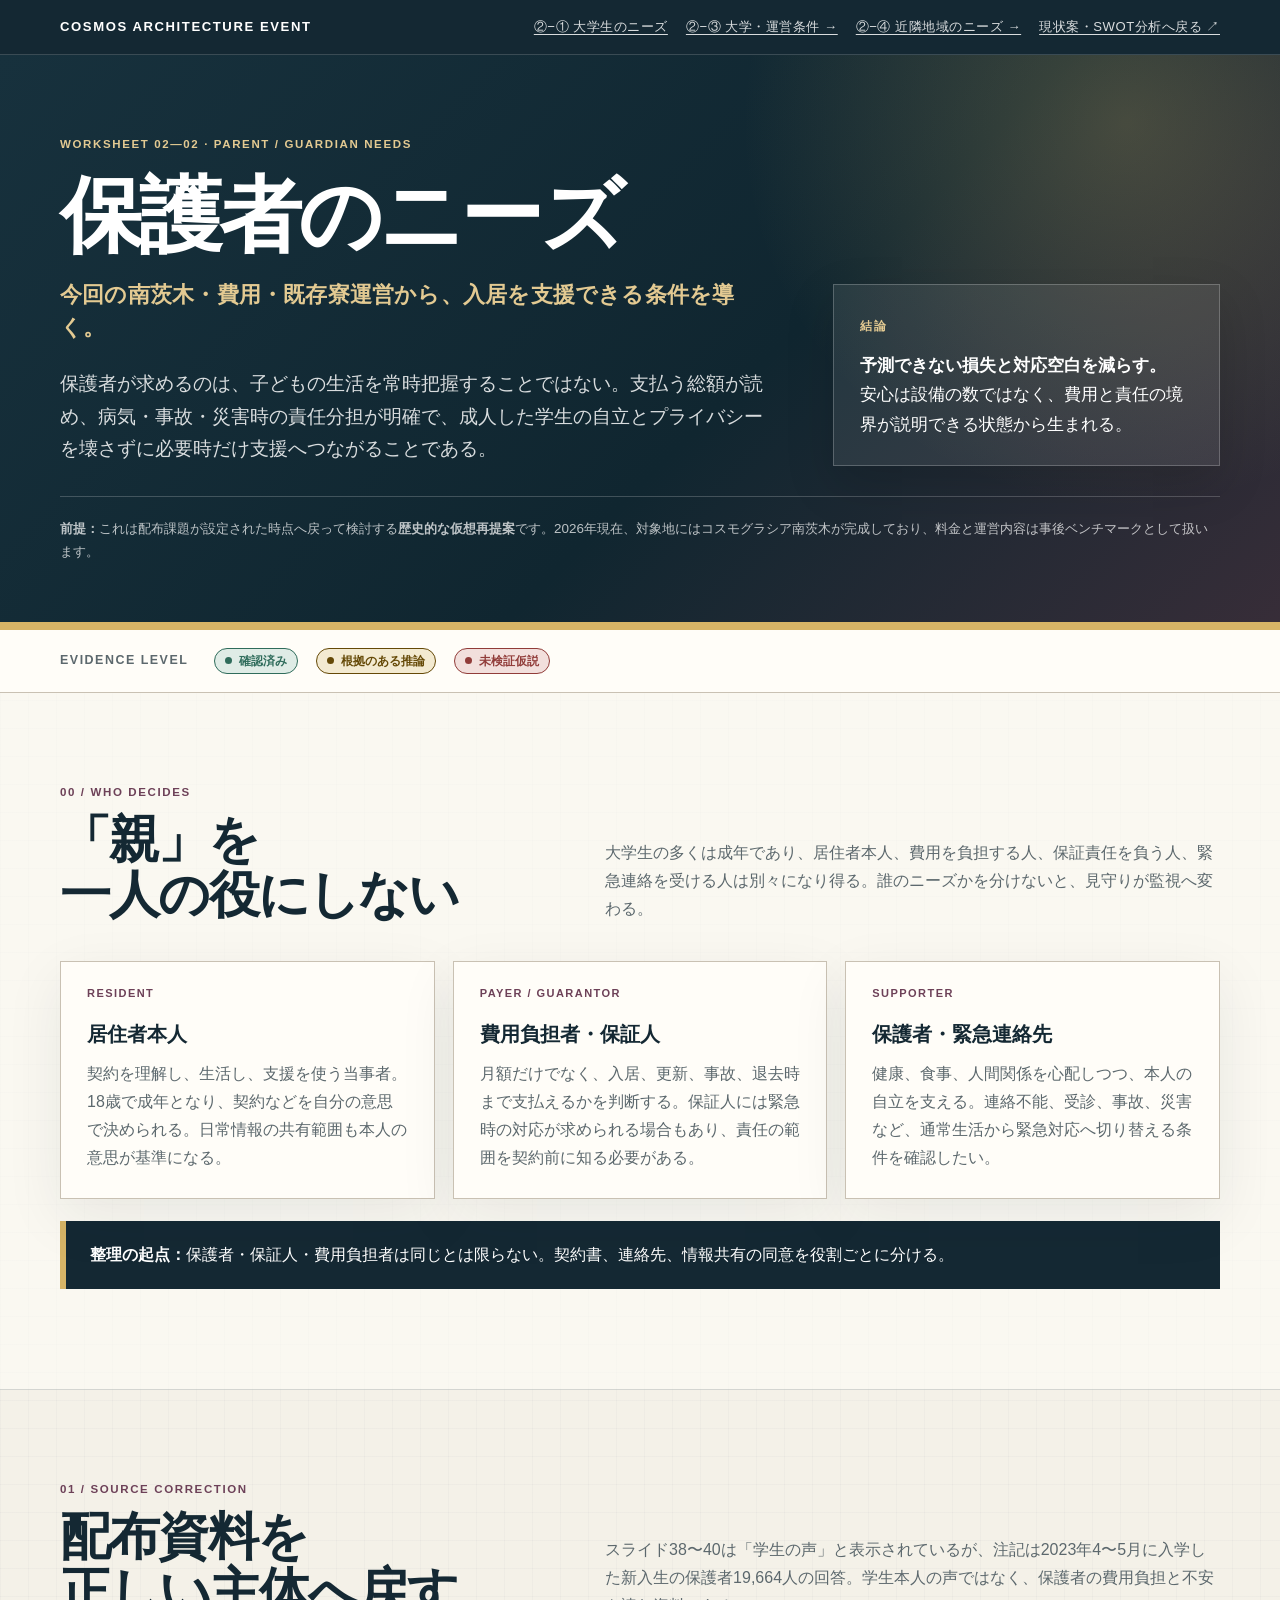
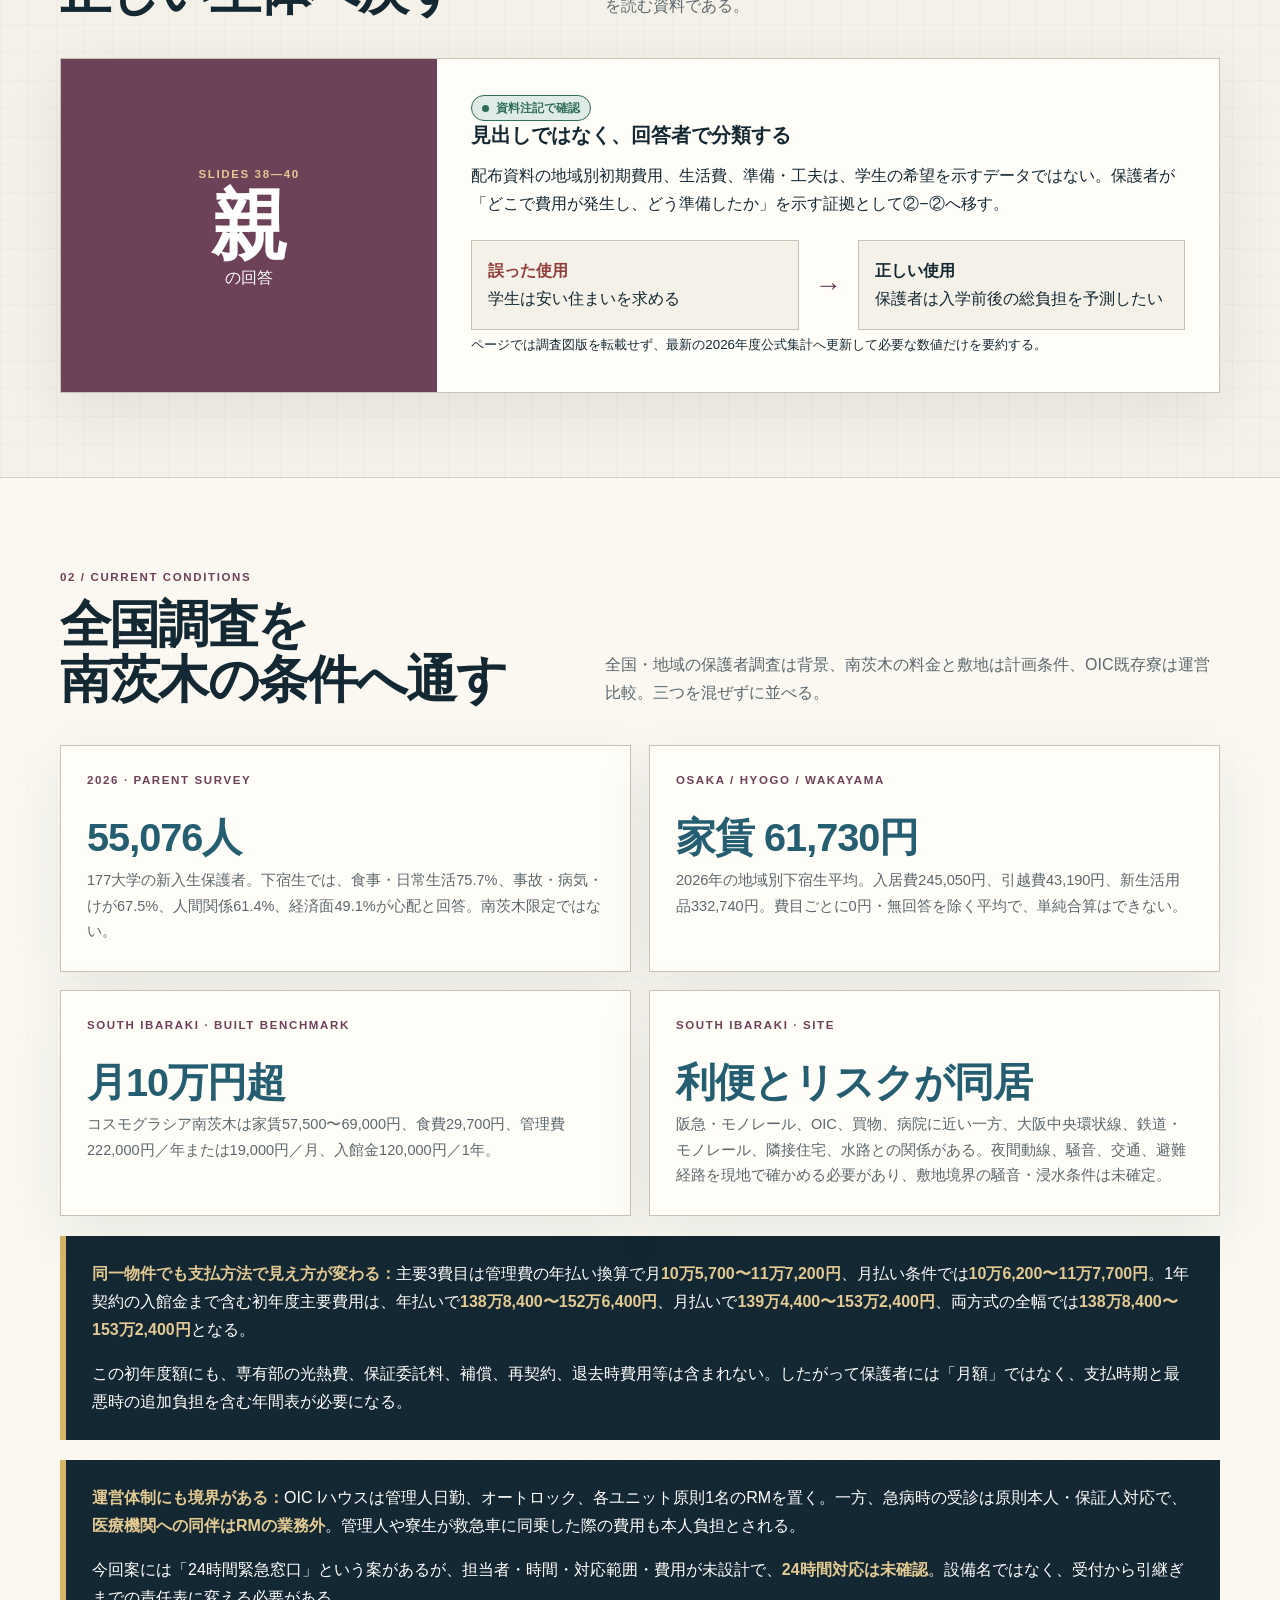
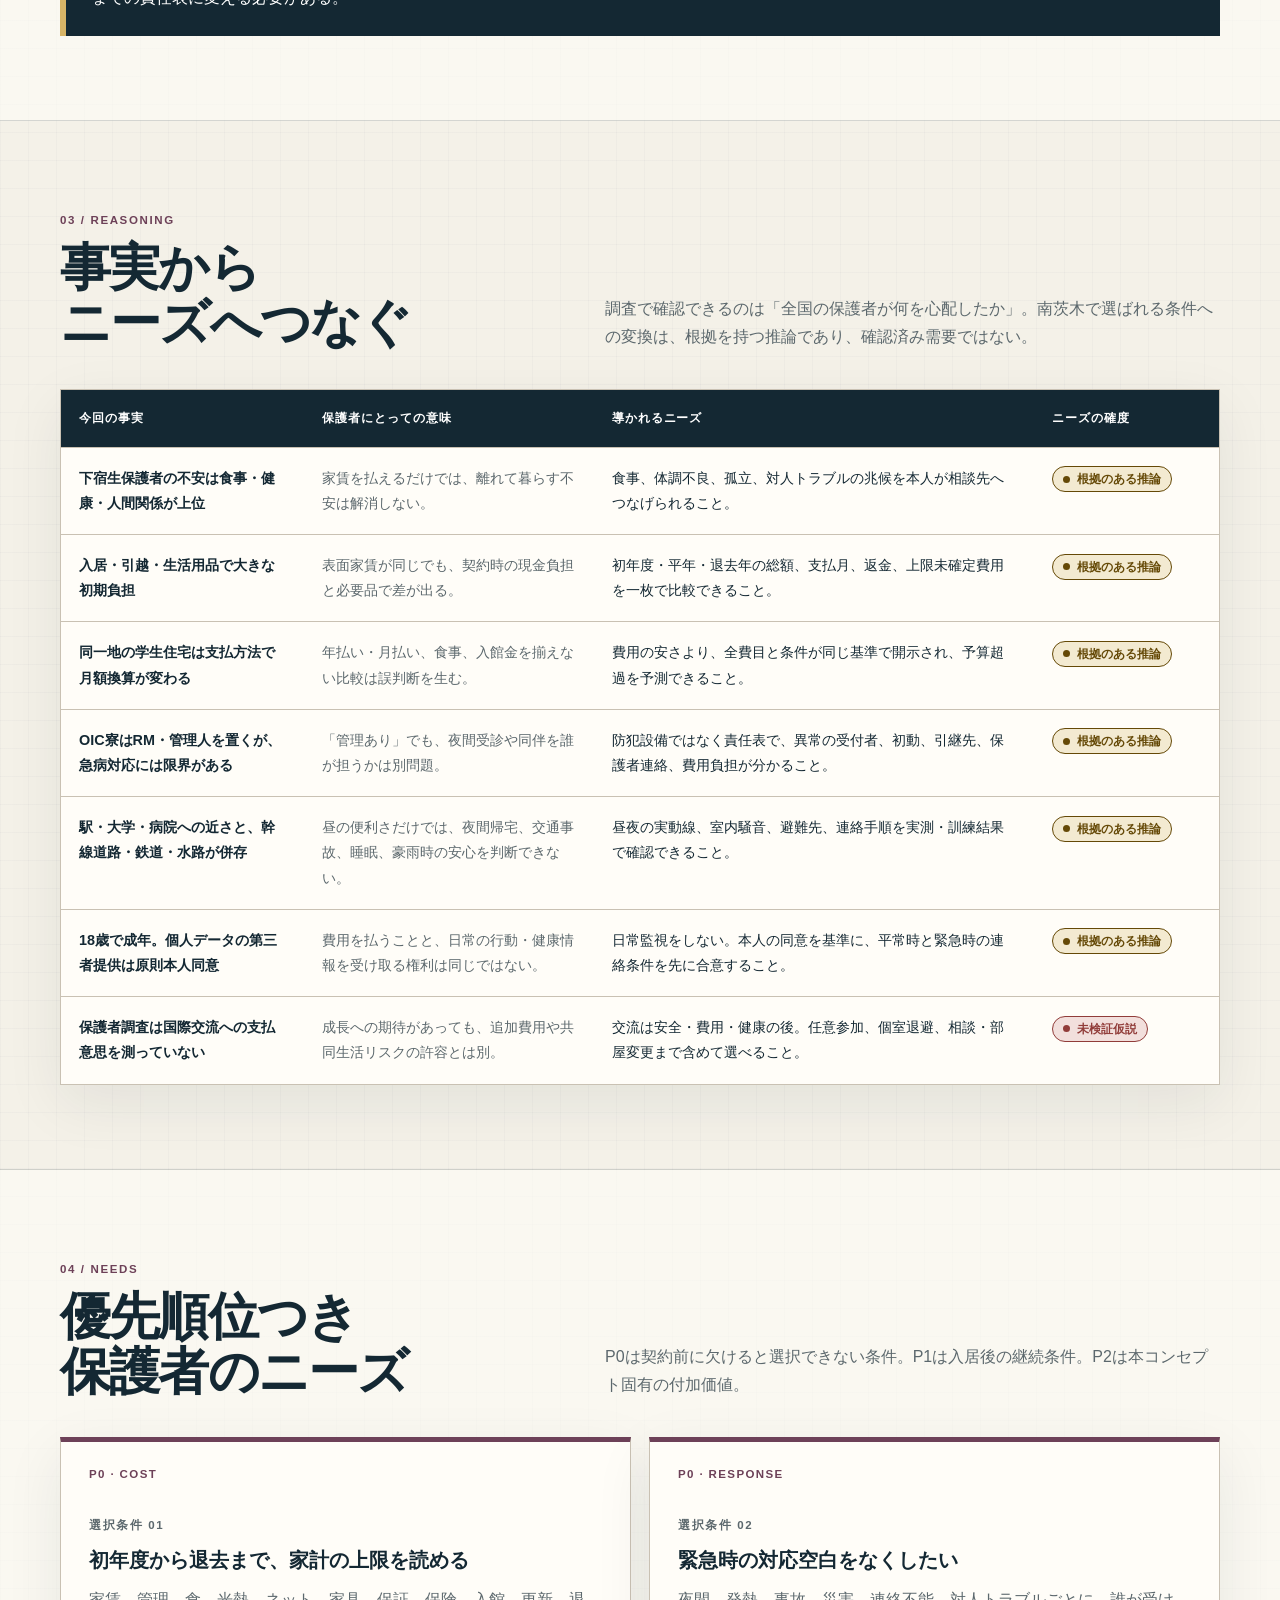
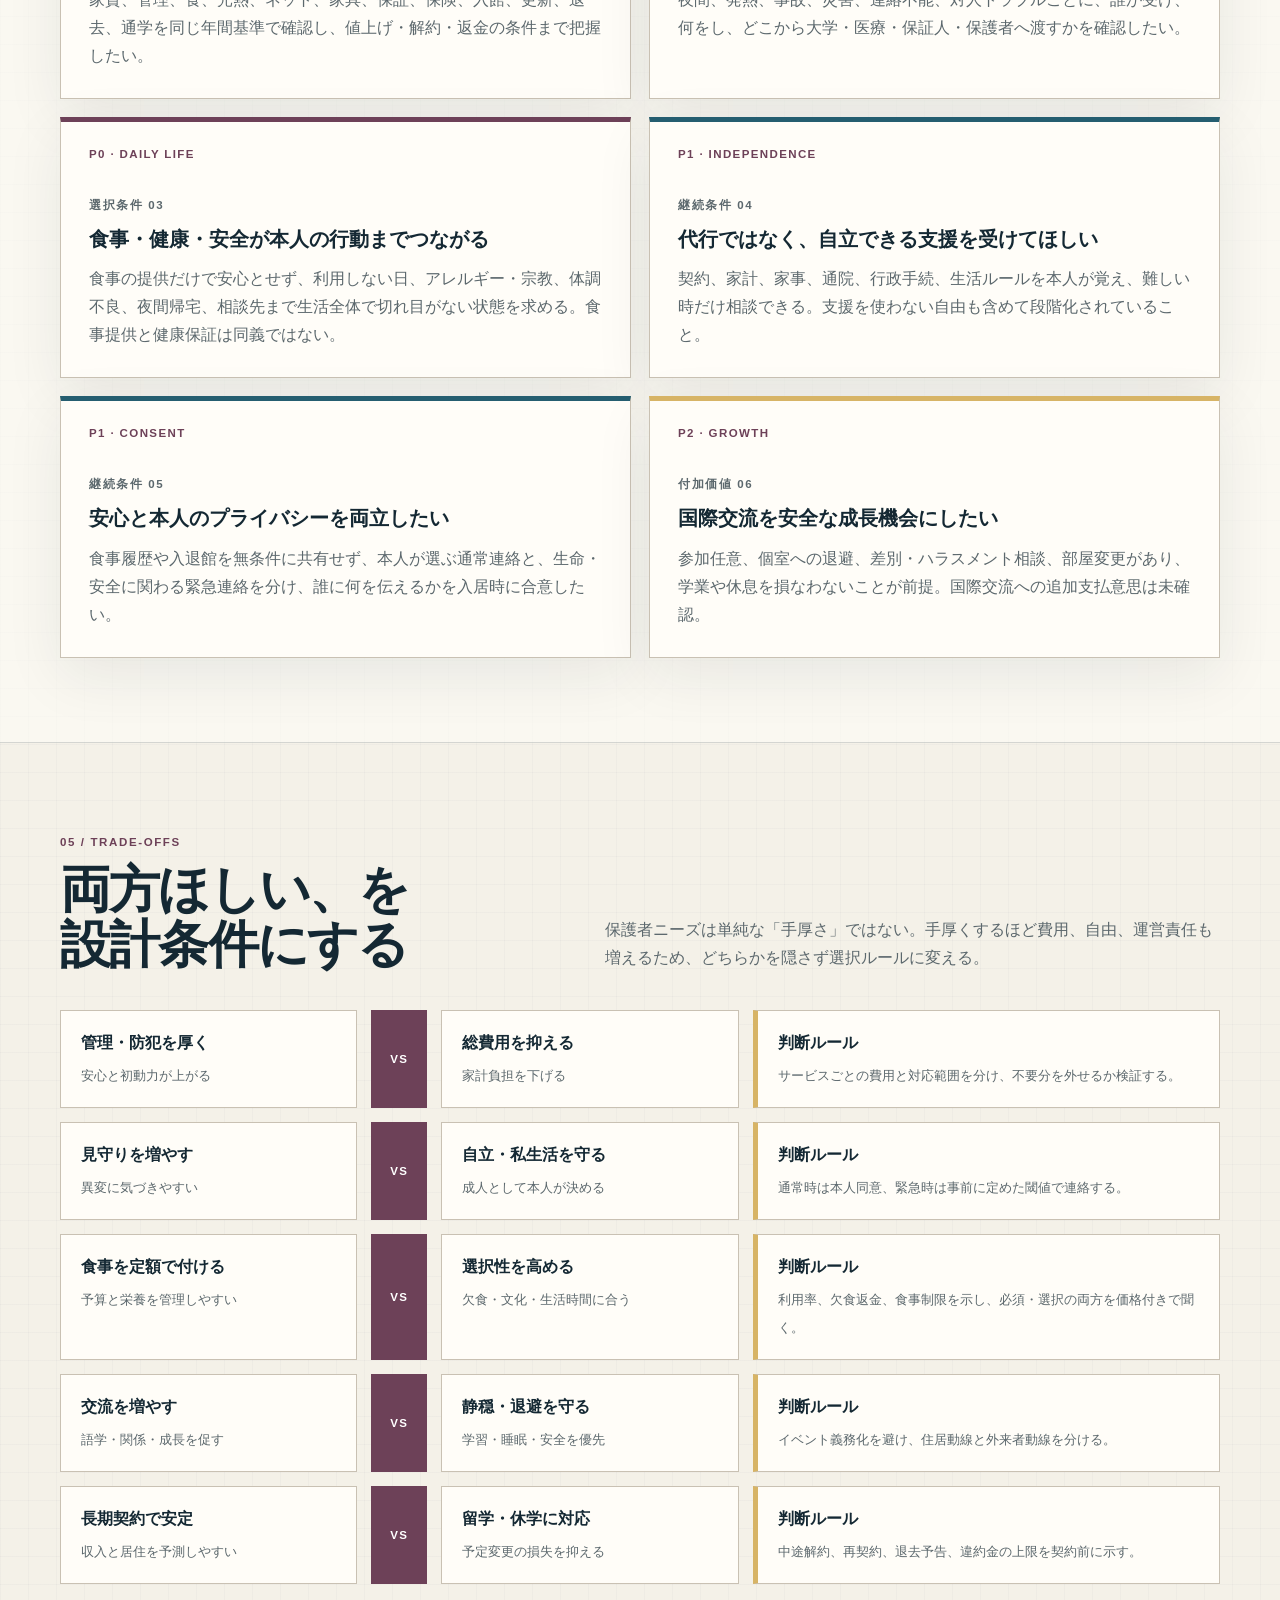
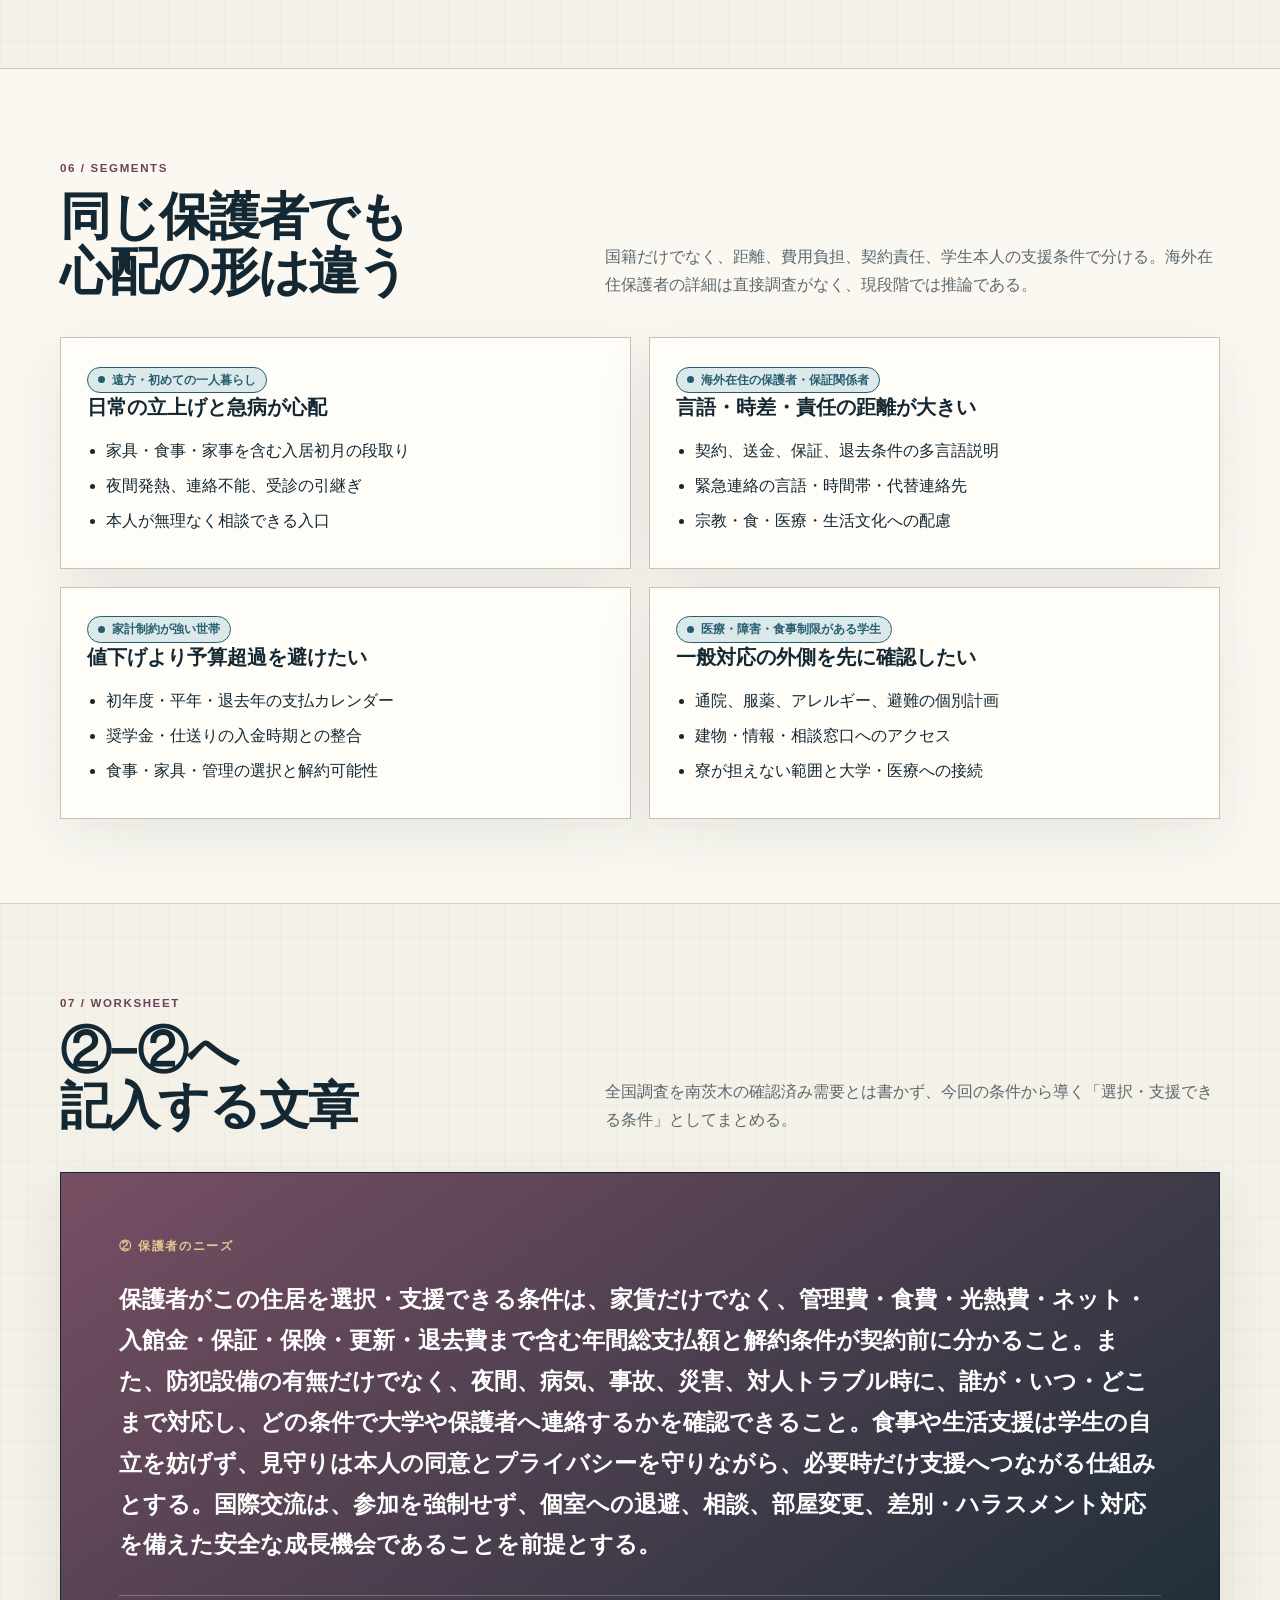
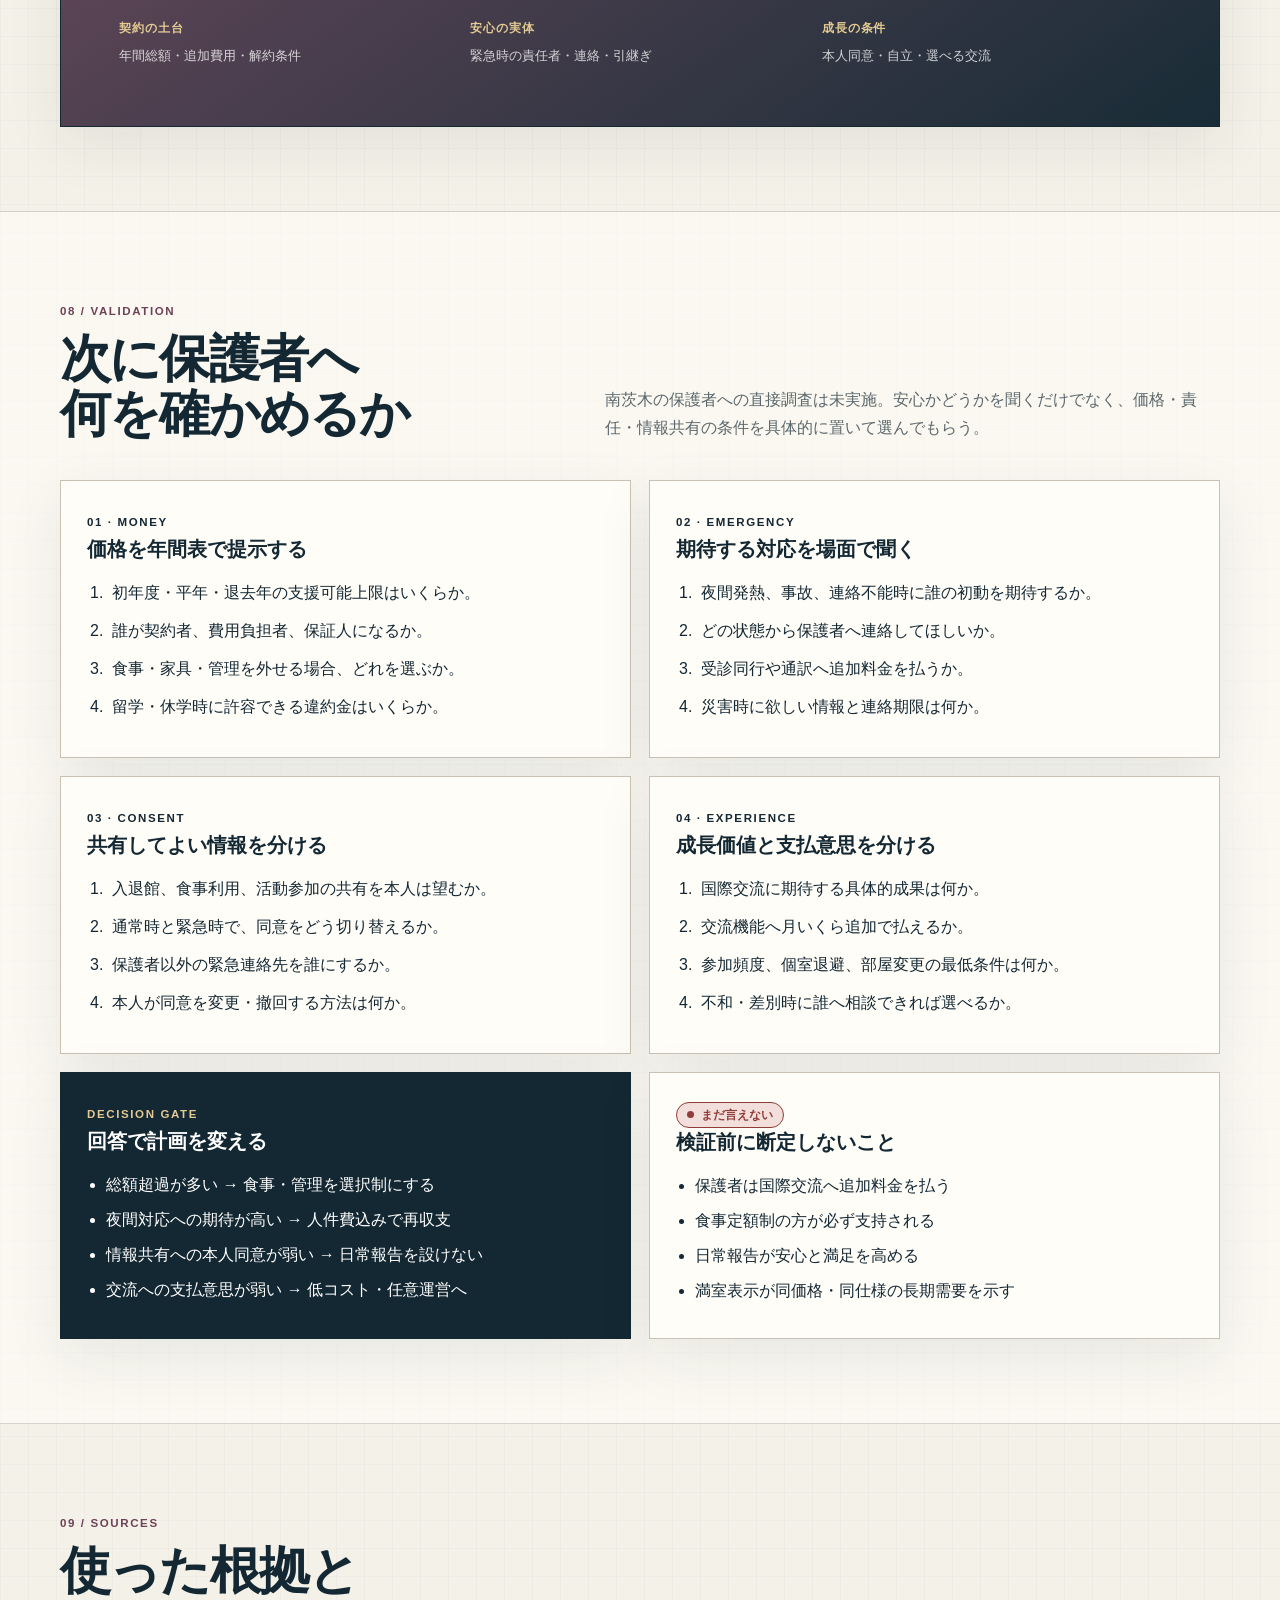
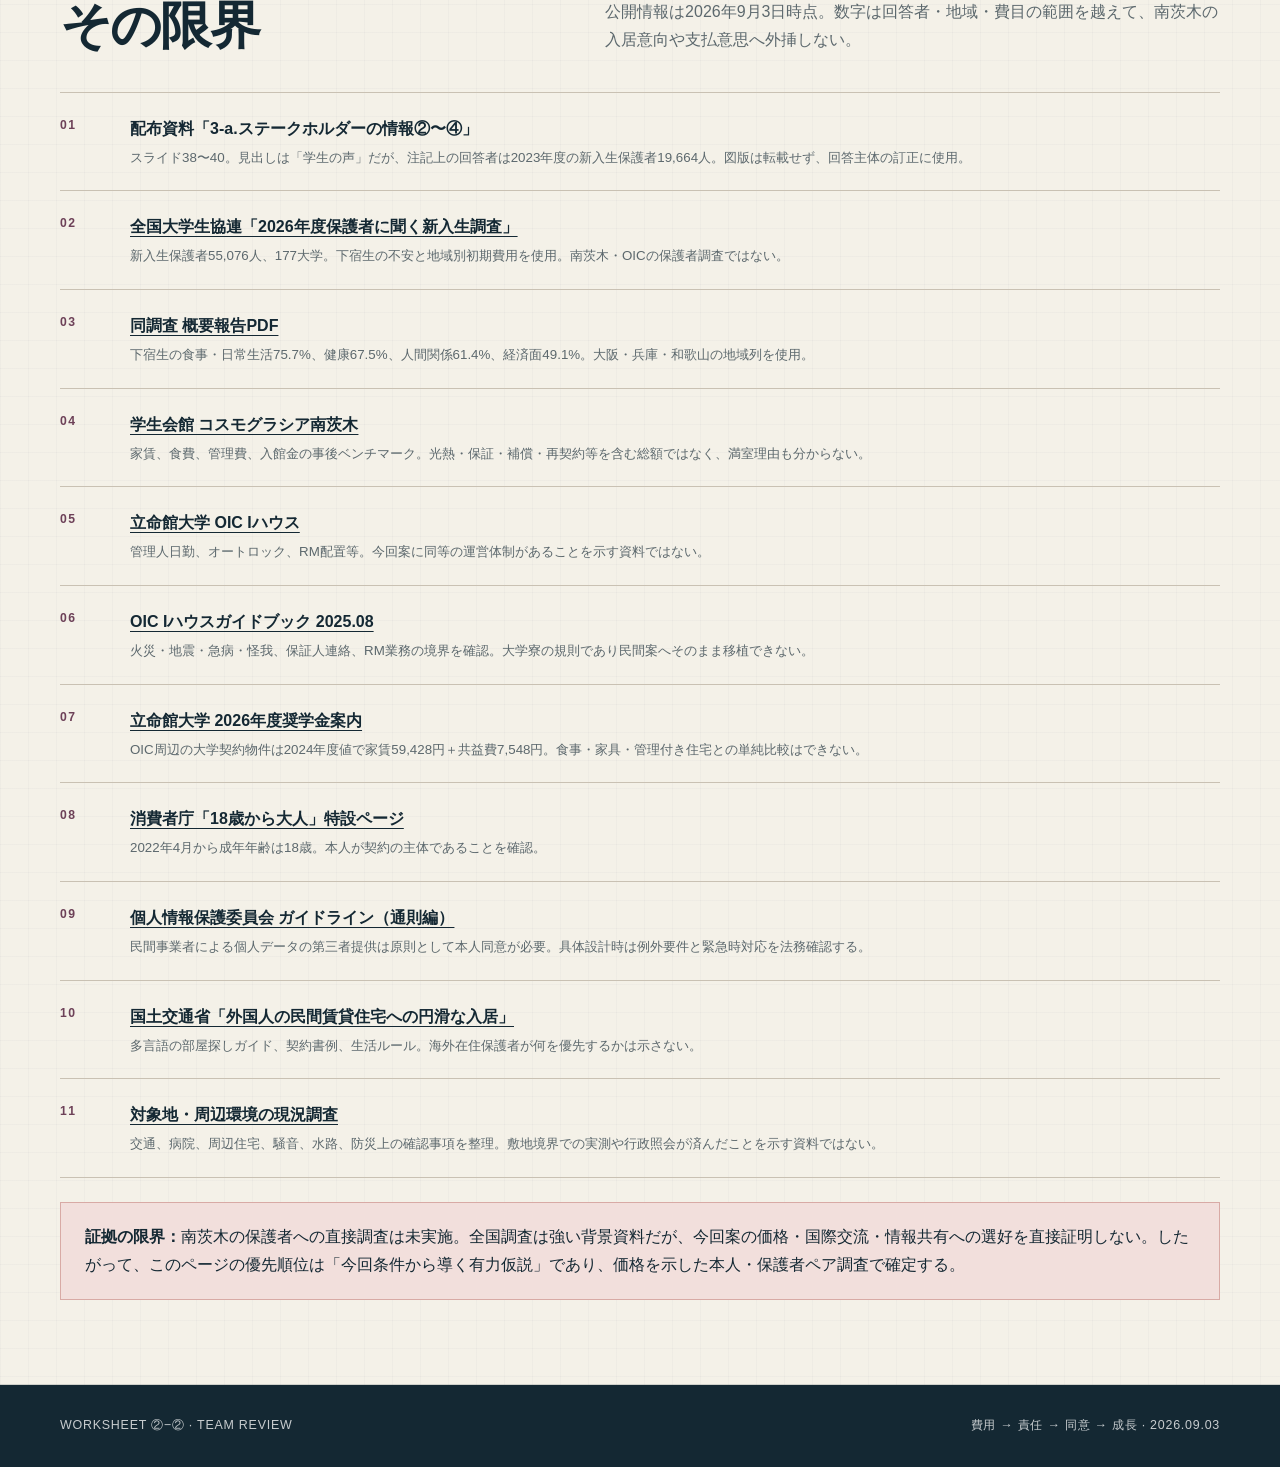
<file: needs/parents/index.html>
<!doctype html>
<html lang="ja">
<head>
  <meta charset="utf-8">
  <meta name="viewport" content="width=device-width, initial-scale=1">
  <link rel="icon" href="data:,">
  <meta name="description" content="南茨木の国際学生寮計画について、今回の敷地・費用・保護者調査・既存寮運営から保護者のニーズを導いたチーム検討資料。">
  <meta property="og:title" content="ワークシート②−②｜今回の条件から導く保護者のニーズ">
  <meta property="og:description" content="総費用、緊急時の責任分担、本人同意を守る見守りを、事実・推論・未検証仮説に分けて整理。">
  <meta property="og:type" content="article">
  <title>ワークシート②−②｜今回の条件から導く保護者のニーズ</title>
  <style>
    :root {
      --paper: #f4f1e8;
      --paper-2: #e9e3d7;
      --surface: #fffdf8;
      --ink: #142833;
      --muted: #5c686d;
      --line: #c9c1b3;
      --blue: #255e70;
      --blue-soft: #dce9eb;
      --plum: #6d4158;
      --plum-soft: #eadde4;
      --green: #2f6c5b;
      --green-soft: #dfece6;
      --yellow: #654907;
      --yellow-soft: #f3ead1;
      --red: #913c39;
      --red-soft: #f2dfdc;
      --gold: #d7b466;
      --dark-accent: #e3ca92;
      --max: 1160px;
      --shadow: 0 18px 55px rgba(20, 40, 51, 0.08);
    }

    * {
      box-sizing: border-box;
    }

    html {
      scroll-behavior: smooth;
    }

    body {
      margin: 0;
      color: var(--ink);
      background:
        linear-gradient(rgba(20, 40, 51, 0.025) 1px, transparent 1px),
        linear-gradient(90deg, rgba(20, 40, 51, 0.025) 1px, transparent 1px),
        var(--paper);
      background-size: 28px 28px;
      font-family: -apple-system, BlinkMacSystemFont, "Hiragino Sans", "Yu Gothic", "Noto Sans JP", sans-serif;
      line-height: 1.75;
      -webkit-font-smoothing: antialiased;
    }

    a {
      color: inherit;
      text-decoration-thickness: 1px;
      text-underline-offset: 0.22em;
      overflow-wrap: anywhere;
    }

    a:hover {
      color: var(--blue);
    }

    h1,
    h2,
    h3,
    p {
      margin-top: 0;
    }

    .shell {
      width: min(calc(100% - 40px), var(--max));
      margin-inline: auto;
    }

    .topbar {
      border-bottom: 1px solid rgba(255, 255, 255, 0.16);
      background: var(--ink);
      color: #fff;
    }

    .topbar-inner {
      min-height: 54px;
      display: flex;
      align-items: center;
      justify-content: space-between;
      gap: 24px;
      font-size: 0.82rem;
      letter-spacing: 0.04em;
    }

    .topbar strong {
      letter-spacing: 0.12em;
    }

    .topbar-nav {
      display: flex;
      flex-wrap: wrap;
      justify-content: flex-end;
      gap: 8px 18px;
    }

    .topbar a {
      color: #fff;
      opacity: 0.84;
    }

    .hero {
      padding: 74px 0 58px;
      color: #fff;
      background:
        radial-gradient(circle at 88% 12%, rgba(215, 180, 102, 0.25), transparent 24rem),
        linear-gradient(135deg, #17313d 0%, #102630 58%, #372d38 100%);
      border-bottom: 8px solid var(--gold);
    }

    .hero-grid {
      display: grid;
      grid-template-columns: minmax(0, 1.3fr) minmax(300px, 0.7fr);
      gap: 54px;
      align-items: end;
    }

    .kicker,
    .section-number,
    .eyebrow,
    .priority,
    .mini-label {
      display: inline-block;
      text-transform: uppercase;
      font-size: 0.72rem;
      font-weight: 800;
      letter-spacing: 0.14em;
    }

    .kicker {
      margin-bottom: 18px;
      color: var(--dark-accent);
    }

    h1 {
      max-width: 900px;
      margin-bottom: 24px;
      font-size: clamp(2.55rem, 6.5vw, 5.5rem);
      line-height: 1.05;
      letter-spacing: -0.045em;
    }

    h1 span {
      display: block;
      margin-top: 18px;
      color: var(--dark-accent);
      font-size: clamp(1rem, 1.9vw, 1.35rem);
      font-weight: 600;
      letter-spacing: 0.01em;
      line-height: 1.55;
    }

    .hero-lead {
      max-width: 760px;
      margin-bottom: 0;
      color: rgba(255, 255, 255, 0.84);
      font-size: clamp(1rem, 1.5vw, 1.16rem);
    }

    .hero-finding {
      padding: 26px;
      background: rgba(255, 255, 255, 0.08);
      border: 1px solid rgba(255, 255, 255, 0.22);
      box-shadow: 0 18px 45px rgba(0, 0, 0, 0.15);
    }

    .hero-finding .eyebrow {
      color: var(--dark-accent);
    }

    .hero-finding p {
      margin: 12px 0 0;
      font-size: 1.08rem;
      line-height: 1.7;
    }

    .hero-context {
      margin: 30px 0 0;
      padding-top: 20px;
      color: rgba(255, 255, 255, 0.72);
      border-top: 1px solid rgba(255, 255, 255, 0.2);
      font-size: 0.84rem;
    }

    .legend {
      padding: 18px 0;
      background: var(--surface);
      border-bottom: 1px solid var(--line);
    }

    .legend-inner {
      display: flex;
      align-items: center;
      flex-wrap: wrap;
      gap: 10px 18px;
    }

    .legend-title {
      margin-right: 8px;
      color: var(--muted);
      font-size: 0.78rem;
      font-weight: 800;
      letter-spacing: 0.12em;
    }

    .badge,
    .confidence {
      display: inline-flex;
      align-items: center;
      gap: 7px;
      padding: 5px 10px;
      border: 1px solid currentColor;
      border-radius: 999px;
      font-size: 0.73rem;
      font-weight: 800;
      line-height: 1.2;
    }

    .badge::before,
    .confidence::before {
      width: 7px;
      height: 7px;
      flex: 0 0 7px;
      border-radius: 50%;
      background: currentColor;
      content: "";
    }

    .verified {
      color: var(--green);
      background: var(--green-soft);
    }

    .inference {
      color: var(--yellow);
      background: var(--yellow-soft);
    }

    .open {
      color: var(--red);
      background: var(--red-soft);
    }

    .category {
      color: var(--blue);
      background: var(--blue-soft);
    }

    .section {
      padding: 84px 0;
      border-bottom: 1px solid rgba(95, 108, 112, 0.25);
    }

    .section:nth-of-type(even) {
      background: rgba(255, 253, 248, 0.58);
    }

    .section-head {
      display: grid;
      grid-template-columns: minmax(280px, 0.9fr) minmax(320px, 1.1fr);
      gap: 42px;
      align-items: end;
      margin-bottom: 38px;
    }

    .section-number {
      margin-bottom: 10px;
      color: var(--plum);
    }

    h2 {
      margin-bottom: 0;
      font-size: clamp(2rem, 4vw, 3.6rem);
      line-height: 1.08;
      letter-spacing: -0.035em;
    }

    h3 {
      margin-bottom: 12px;
      font-size: 1.22rem;
      line-height: 1.45;
    }

    .section-intro {
      margin-bottom: 0;
      color: var(--muted);
      font-size: 1rem;
    }

    .card {
      padding: 26px;
      background: var(--surface);
      border: 1px solid var(--line);
      box-shadow: var(--shadow);
    }

    .role-grid,
    .stat-grid,
    .need-grid,
    .segment-grid,
    .validation-grid {
      display: grid;
      gap: 18px;
    }

    .role-grid,
    .segment-grid {
      grid-template-columns: repeat(3, minmax(0, 1fr));
    }

    .stat-grid {
      grid-template-columns: repeat(2, minmax(0, 1fr));
    }

    .role-card {
      position: relative;
      padding-top: 58px;
    }

    .role-card::before {
      position: absolute;
      top: 22px;
      left: 26px;
      color: var(--plum);
      font-size: 0.69rem;
      font-weight: 900;
      letter-spacing: 0.13em;
      content: attr(data-role);
    }

    .role-card p,
    .need-card p,
    .segment-card p {
      margin-bottom: 0;
      color: var(--muted);
    }

    .role-note {
      margin-top: 22px;
      padding: 20px 24px;
      color: #fff;
      background: var(--ink);
      border-left: 6px solid var(--gold);
    }

    .correction-panel {
      display: grid;
      grid-template-columns: minmax(250px, 0.65fr) minmax(0, 1.35fr);
      overflow: hidden;
      background: var(--surface);
      border: 1px solid var(--line);
      box-shadow: var(--shadow);
    }

    .correction-label {
      display: grid;
      place-items: center;
      min-height: 230px;
      padding: 34px;
      color: #fff;
      text-align: center;
      background: var(--plum);
    }

    .correction-label strong {
      display: block;
      font-size: clamp(2.7rem, 6vw, 5.4rem);
      line-height: 1;
    }

    .correction-label .mini-label {
      color: var(--dark-accent);
    }

    .correction-copy {
      padding: 34px;
    }

    .correction-copy p:last-child {
      margin-bottom: 0;
    }

    .source-shift {
      display: grid;
      grid-template-columns: 1fr auto 1fr;
      gap: 16px;
      align-items: center;
      margin-top: 22px;
    }

    .source-shift > div {
      padding: 16px;
      background: var(--paper);
      border: 1px solid var(--line);
    }

    .source-shift b {
      color: var(--red);
    }

    .shift-arrow {
      color: var(--plum);
      font-size: 1.7rem;
      font-weight: 900;
    }

    .stat-card {
      position: relative;
      min-height: 220px;
      padding-top: 70px;
    }

    .stat-card .mini-label {
      position: absolute;
      top: 24px;
      left: 26px;
      color: var(--plum);
    }

    .stat-card strong {
      display: block;
      margin-bottom: 9px;
      color: var(--blue);
      font-size: clamp(1.65rem, 3.1vw, 2.55rem);
      line-height: 1.08;
      letter-spacing: -0.025em;
    }

    .stat-card p {
      margin-bottom: 0;
      color: var(--muted);
      font-size: 0.91rem;
    }

    .cost-detail,
    .responsibility-detail {
      margin-top: 20px;
      padding: 24px 26px;
      background: var(--ink);
      color: #fff;
      border-left: 6px solid var(--gold);
    }

    .cost-detail strong,
    .responsibility-detail strong {
      color: var(--dark-accent);
    }

    .cost-detail p:last-child,
    .responsibility-detail p:last-child {
      margin-bottom: 0;
    }

    .table-wrap {
      overflow-x: auto;
      background: var(--surface);
      border: 1px solid var(--line);
      box-shadow: var(--shadow);
    }

    table {
      width: 100%;
      border-collapse: collapse;
      min-width: 880px;
    }

    th,
    td {
      padding: 18px;
      text-align: left;
      vertical-align: top;
      border-bottom: 1px solid var(--line);
    }

    th {
      color: #fff;
      background: var(--ink);
      font-size: 0.75rem;
      letter-spacing: 0.08em;
    }

    td {
      font-size: 0.9rem;
    }

    td:first-child {
      width: 21%;
      font-weight: 800;
    }

    td:nth-child(2) {
      width: 25%;
      color: var(--muted);
    }

    td:nth-child(4) {
      width: 16%;
    }

    tr:last-child td {
      border-bottom: 0;
    }

    .need-grid {
      grid-template-columns: repeat(2, minmax(0, 1fr));
    }

    .need-card {
      position: relative;
      min-height: 235px;
      padding: 68px 28px 28px;
    }

    .need-card::before {
      position: absolute;
      top: 22px;
      left: 28px;
      color: var(--plum);
      font-size: 0.72rem;
      font-weight: 900;
      letter-spacing: 0.12em;
      content: attr(data-rank);
    }

    .need-card.core {
      border-top: 5px solid var(--plum);
    }

    .need-card.supporting {
      border-top: 5px solid var(--blue);
    }

    .need-card.value {
      border-top: 5px solid var(--gold);
    }

    .need-card .priority {
      margin-bottom: 10px;
      color: var(--muted);
    }

    .tradeoff-list {
      display: grid;
      gap: 14px;
    }

    .tradeoff-row {
      display: grid;
      grid-template-columns: minmax(190px, 0.7fr) 56px minmax(190px, 0.7fr) minmax(280px, 1.1fr);
      gap: 14px;
      align-items: stretch;
    }

    .tradeoff-side,
    .tradeoff-rule {
      padding: 18px 20px;
      background: var(--surface);
      border: 1px solid var(--line);
    }

    .tradeoff-side strong,
    .tradeoff-rule strong {
      display: block;
      margin-bottom: 4px;
    }

    .tradeoff-side small,
    .tradeoff-rule small {
      color: var(--muted);
    }

    .tradeoff-vs {
      display: grid;
      place-items: center;
      color: #fff;
      background: var(--plum);
      font-size: 0.72rem;
      font-weight: 900;
      letter-spacing: 0.12em;
    }

    .tradeoff-rule {
      border-left: 5px solid var(--gold);
    }

    .segment-grid {
      grid-template-columns: repeat(2, minmax(0, 1fr));
    }

    .segment-card ul,
    .validation-card ul,
    .source-notes {
      margin: 16px 0 0;
      padding-left: 1.2rem;
    }

    .segment-card li,
    .validation-card li,
    .source-notes li {
      margin-bottom: 7px;
    }

    .worksheet-panel {
      padding: clamp(28px, 5vw, 58px);
      color: #fff;
      background:
        linear-gradient(145deg, rgba(109, 65, 88, 0.92), rgba(20, 40, 51, 0.98));
      border: 1px solid var(--ink);
      box-shadow: var(--shadow);
    }

    .worksheet-label {
      display: inline-block;
      margin-bottom: 22px;
      color: var(--dark-accent);
      font-size: 0.77rem;
      font-weight: 900;
      letter-spacing: 0.14em;
    }

    .worksheet-copy {
      margin-bottom: 30px;
      font-size: clamp(1.1rem, 2vw, 1.42rem);
      font-weight: 700;
      line-height: 1.8;
    }

    .worksheet-foot {
      display: grid;
      grid-template-columns: repeat(3, minmax(0, 1fr));
      gap: 12px;
      padding-top: 22px;
      border-top: 1px solid rgba(255, 255, 255, 0.24);
    }

    .worksheet-foot strong,
    .worksheet-foot span {
      display: block;
    }

    .worksheet-foot strong {
      color: var(--dark-accent);
      font-size: 0.75rem;
      letter-spacing: 0.08em;
    }

    .worksheet-foot span {
      margin-top: 5px;
      color: rgba(255, 255, 255, 0.78);
      font-size: 0.84rem;
    }

    .validation-grid {
      grid-template-columns: repeat(2, minmax(0, 1fr));
    }

    .validation-card {
      min-height: 260px;
    }

    .question-list {
      margin: 16px 0 0;
      padding-left: 1.3rem;
    }

    .question-list li {
      margin-bottom: 10px;
      padding-left: 4px;
    }

    .decision-gate {
      color: #fff;
      background: var(--ink);
      border-color: var(--ink);
    }

    .decision-gate .mini-label {
      color: var(--dark-accent);
    }

    .source-list {
      border-top: 1px solid var(--line);
    }

    .source-item {
      display: grid;
      grid-template-columns: 52px minmax(0, 1fr);
      gap: 18px;
      padding: 22px 0;
      border-bottom: 1px solid var(--line);
    }

    .source-index {
      color: var(--plum);
      font-size: 0.76rem;
      font-weight: 900;
      letter-spacing: 0.12em;
    }

    .source-item strong,
    .source-item small {
      display: block;
    }

    .source-item small {
      margin-top: 5px;
      color: var(--muted);
      line-height: 1.55;
    }

    .source-limit {
      margin-top: 24px;
      padding: 20px 24px;
      background: var(--red-soft);
      border: 1px solid #d8aaa5;
    }

    .source-limit p:last-child {
      margin-bottom: 0;
    }

    .footer {
      padding: 30px 0;
      color: rgba(255, 255, 255, 0.76);
      background: var(--ink);
      font-size: 0.78rem;
      letter-spacing: 0.06em;
    }

    .footer-inner {
      display: flex;
      justify-content: space-between;
      gap: 20px;
      flex-wrap: wrap;
    }

    @media (max-width: 880px) {
      .hero-grid,
      .section-head,
      .correction-panel {
        grid-template-columns: 1fr;
      }

      .role-grid,
      .stat-grid {
        grid-template-columns: 1fr;
      }

      .correction-label {
        min-height: 150px;
      }

      .tradeoff-row {
        grid-template-columns: 1fr;
      }

      .tradeoff-vs {
        min-height: 38px;
      }
    }

    @media (max-width: 680px) {
      .shell {
        width: min(calc(100% - 28px), var(--max));
      }

      .topbar-inner {
        align-items: flex-start;
        flex-direction: column;
        padding: 14px 0;
        gap: 8px;
      }

      .topbar-nav {
        justify-content: flex-start;
      }

      .hero {
        padding: 56px 0 42px;
      }

      .hero-grid {
        gap: 28px;
      }

      .section {
        padding: 58px 0;
      }

      .section-head {
        gap: 18px;
      }

      .role-grid,
      .need-grid,
      .segment-grid,
      .validation-grid,
      .worksheet-foot,
      .source-shift {
        grid-template-columns: 1fr;
      }

      .shift-arrow {
        transform: rotate(90deg);
        text-align: center;
      }

      .card {
        padding: 22px;
      }

      .need-card {
        padding: 66px 22px 24px;
      }

      .need-card::before {
        left: 22px;
      }

      .table-wrap {
        overflow: visible;
        border: 0;
        box-shadow: none;
        background: transparent;
      }

      table,
      thead,
      tbody,
      tr,
      th,
      td {
        display: block;
      }

      table {
        min-width: 0;
      }

      thead {
        position: absolute;
        width: 1px;
        height: 1px;
        overflow: hidden;
        clip: rect(0 0 0 0);
      }

      tr {
        margin-bottom: 14px;
        background: var(--surface);
        border: 1px solid var(--line);
      }

      td,
      td:first-child,
      td:nth-child(2),
      td:nth-child(4) {
        position: relative;
        width: auto;
        padding: 12px 15px 12px 42%;
        border-bottom: 1px solid var(--line);
      }

      td::before {
        position: absolute;
        left: 15px;
        width: calc(42% - 24px);
        color: var(--muted);
        font-size: 0.7rem;
        font-weight: 800;
        content: attr(data-label);
      }

      td:last-child {
        border-bottom: 0;
      }
    }

    @media print {
      :root {
        --paper: #fff;
        --surface: #fff;
        --shadow: none;
        --dark-accent: #111;
      }

      html {
        scroll-behavior: auto;
      }

      body {
        background: #fff;
        font-size: 9.5pt;
      }

      .topbar {
        display: none;
      }

      .hero,
      .footer,
      .cost-detail,
      .responsibility-detail,
      .worksheet-panel,
      .decision-gate,
      th,
      .correction-label,
      .tradeoff-vs {
        color: #111;
        background: #fff;
        border-color: #111;
      }

      .hero {
        padding: 32px 0;
        border-bottom: 3px solid #111;
      }

      .hero-lead,
      .hero-finding p,
      .hero-context,
      .worksheet-foot span {
        color: #222;
      }

      .section {
        padding: 34px 0;
      }

      .card,
      .table-wrap,
      .worksheet-panel,
      .correction-panel {
        box-shadow: none;
      }

      .card,
      .tradeoff-row,
      .source-item,
      .worksheet-panel {
        break-inside: avoid;
      }

      a {
        text-decoration: none;
      }
    }
  </style>
</head>
<body>
  <header class="topbar">
    <div class="shell topbar-inner">
      <strong>COSMOS ARCHITECTURE EVENT</strong>
      <nav class="topbar-nav" aria-label="関連ページ">
        <a href="../">②−① 大学生のニーズ</a>
        <a href="../university/">②−③ 大学・運営条件 →</a>
        <a href="../community/">②−④ 近隣地域のニーズ →</a>
        <a href="../../proposal.html">現状案・SWOT分析へ戻る ↗</a>
      </nav>
    </div>
  </header>

  <main>
    <section class="hero" id="overview">
      <div class="shell">
        <span class="kicker">WORKSHEET 02—02 · PARENT / GUARDIAN NEEDS</span>
        <div class="hero-grid">
          <div>
            <h1>保護者のニーズ<span>今回の南茨木・費用・既存寮運営から、入居を支援できる条件を導く。</span></h1>
            <p class="hero-lead">保護者が求めるのは、子どもの生活を常時把握することではない。支払う総額が読め、病気・事故・災害時の責任分担が明確で、成人した学生の自立とプライバシーを壊さずに必要時だけ支援へつながることである。</p>
          </div>
          <aside class="hero-finding">
            <span class="eyebrow">結論</span>
            <p><strong>予測できない損失と対応空白を減らす。</strong><br>安心は設備の数ではなく、費用と責任の境界が説明できる状態から生まれる。</p>
          </aside>
        </div>
        <p class="hero-context"><strong>前提：</strong>これは配布課題が設定された時点へ戻って検討する<strong>歴史的な仮想再提案</strong>です。2026年現在、対象地にはコスモグラシア南茨木が完成しており、料金と運営内容は事後ベンチマークとして扱います。</p>
      </div>
    </section>

    <aside class="legend" aria-label="根拠の強さ">
      <div class="shell legend-inner">
        <span class="legend-title">EVIDENCE LEVEL</span>
        <span class="badge verified">確認済み</span>
        <span class="badge inference">根拠のある推論</span>
        <span class="badge open">未検証仮説</span>
      </div>
    </aside>

    <section class="section" id="role-split">
      <div class="shell">
        <div class="section-head">
          <div><span class="section-number">00 / WHO DECIDES</span><h2>「親」を<br>一人の役にしない</h2></div>
          <p class="section-intro">大学生の多くは成年であり、居住者本人、費用を負担する人、保証責任を負う人、緊急連絡を受ける人は別々になり得る。誰のニーズかを分けないと、見守りが監視へ変わる。</p>
        </div>
        <div class="role-grid">
          <article class="card role-card" data-role="RESIDENT">
            <h3>居住者本人</h3>
            <p>契約を理解し、生活し、支援を使う当事者。18歳で成年となり、契約などを自分の意思で決められる。日常情報の共有範囲も本人の意思が基準になる。</p>
          </article>
          <article class="card role-card" data-role="PAYER / GUARANTOR">
            <h3>費用負担者・保証人</h3>
            <p>月額だけでなく、入居、更新、事故、退去時まで支払えるかを判断する。保証人には緊急時の対応が求められる場合もあり、責任の範囲を契約前に知る必要がある。</p>
          </article>
          <article class="card role-card" data-role="SUPPORTER">
            <h3>保護者・緊急連絡先</h3>
            <p>健康、食事、人間関係を心配しつつ、本人の自立を支える。連絡不能、受診、事故、災害など、通常生活から緊急対応へ切り替える条件を確認したい。</p>
          </article>
        </div>
        <p class="role-note"><strong>整理の起点：</strong>保護者・保証人・費用負担者は同じとは限らない。契約書、連絡先、情報共有の同意を役割ごとに分ける。</p>
      </div>
    </section>

    <section class="section" id="source-correction">
      <div class="shell">
        <div class="section-head">
          <div><span class="section-number">01 / SOURCE CORRECTION</span><h2>配布資料を<br>正しい主体へ戻す</h2></div>
          <p class="section-intro">スライド38〜40は「学生の声」と表示されているが、注記は2023年4〜5月に入学した新入生の保護者19,664人の回答。学生本人の声ではなく、保護者の費用負担と不安を読む資料である。</p>
        </div>
        <div class="correction-panel">
          <div class="correction-label"><div><span class="mini-label">SLIDES 38—40</span><strong>親</strong>の回答</div></div>
          <div class="correction-copy">
            <span class="badge verified">資料注記で確認</span>
            <h3>見出しではなく、回答者で分類する</h3>
            <p>配布資料の地域別初期費用、生活費、準備・工夫は、学生の希望を示すデータではない。保護者が「どこで費用が発生し、どう準備したか」を示す証拠として②−②へ移す。</p>
            <div class="source-shift" aria-label="資料の読み替え">
              <div><b>誤った使用</b><br>学生は安い住まいを求める</div>
              <span class="shift-arrow" aria-hidden="true">→</span>
              <div><strong>正しい使用</strong><br>保護者は入学前後の総負担を予測したい</div>
            </div>
            <p><small>ページでは調査図版を転載せず、最新の2026年度公式集計へ更新して必要な数値だけを要約する。</small></p>
          </div>
        </div>
      </div>
    </section>

    <section class="section" id="conditions">
      <div class="shell">
        <div class="section-head">
          <div><span class="section-number">02 / CURRENT CONDITIONS</span><h2>全国調査を<br>南茨木の条件へ通す</h2></div>
          <p class="section-intro">全国・地域の保護者調査は背景、南茨木の料金と敷地は計画条件、OIC既存寮は運営比較。三つを混ぜずに並べる。</p>
        </div>
        <div class="stat-grid">
          <article class="card stat-card">
            <span class="mini-label">2026 · PARENT SURVEY</span>
            <strong>55,076人</strong>
            <p>177大学の新入生保護者。下宿生では、食事・日常生活75.7%、事故・病気・けが67.5%、人間関係61.4%、経済面49.1%が心配と回答。南茨木限定ではない。</p>
          </article>
          <article class="card stat-card">
            <span class="mini-label">OSAKA / HYOGO / WAKAYAMA</span>
            <strong>家賃 61,730円</strong>
            <p>2026年の地域別下宿生平均。入居費245,050円、引越費43,190円、新生活用品332,740円。費目ごとに0円・無回答を除く平均で、単純合算はできない。</p>
          </article>
          <article class="card stat-card">
            <span class="mini-label">SOUTH IBARAKI · BUILT BENCHMARK</span>
            <strong>月10万円超</strong>
            <p>コスモグラシア南茨木は家賃57,500〜69,000円、食費29,700円、管理費222,000円／年または19,000円／月、入館金120,000円／1年。</p>
          </article>
          <article class="card stat-card">
            <span class="mini-label">SOUTH IBARAKI · SITE</span>
            <strong>利便とリスクが同居</strong>
            <p>阪急・モノレール、OIC、買物、病院に近い一方、大阪中央環状線、鉄道・モノレール、隣接住宅、水路との関係がある。夜間動線、騒音、交通、避難経路を現地で確かめる必要があり、敷地境界の騒音・浸水条件は未確定。</p>
          </article>
        </div>
        <div class="cost-detail">
          <p><strong>同一物件でも支払方法で見え方が変わる：</strong>主要3費目は管理費の年払い換算で月<strong>10万5,700〜11万7,200円</strong>、月払い条件では<strong>10万6,200〜11万7,700円</strong>。1年契約の入館金まで含む初年度主要費用は、年払いで<strong>138万8,400〜152万6,400円</strong>、月払いで<strong>139万4,400〜153万2,400円</strong>、両方式の全幅では<strong>138万8,400〜153万2,400円</strong>となる。</p>
          <p>この初年度額にも、専有部の光熱費、保証委託料、補償、再契約、退去時費用等は含まれない。したがって保護者には「月額」ではなく、支払時期と最悪時の追加負担を含む年間表が必要になる。</p>
        </div>
        <div class="responsibility-detail">
          <p><strong>運営体制にも境界がある：</strong>OIC Iハウスは管理人日勤、オートロック、各ユニット原則1名のRMを置く。一方、急病時の受診は原則本人・保証人対応で、<strong>医療機関への同伴はRMの業務外</strong>。管理人や寮生が救急車に同乗した際の費用も本人負担とされる。</p>
          <p>今回案には「24時間緊急窓口」という案があるが、担当者・時間・対応範囲・費用が未設計で、<strong>24時間対応は未確認</strong>。設備名ではなく、受付から引継ぎまでの責任表に変える必要がある。</p>
        </div>
      </div>
    </section>

    <section class="section" id="evidence-chain">
      <div class="shell">
        <div class="section-head">
          <div><span class="section-number">03 / REASONING</span><h2>事実から<br>ニーズへつなぐ</h2></div>
          <p class="section-intro">調査で確認できるのは「全国の保護者が何を心配したか」。南茨木で選ばれる条件への変換は、根拠を持つ推論であり、確認済み需要ではない。</p>
        </div>
        <div class="table-wrap">
          <table>
            <thead>
              <tr><th>今回の事実</th><th>保護者にとっての意味</th><th>導かれるニーズ</th><th>ニーズの確度</th></tr>
            </thead>
            <tbody>
              <tr>
                <td data-label="今回の事実">下宿生保護者の不安は食事・健康・人間関係が上位</td>
                <td data-label="保護者にとっての意味">家賃を払えるだけでは、離れて暮らす不安は解消しない。</td>
                <td data-label="導かれるニーズ">食事、体調不良、孤立、対人トラブルの兆候を本人が相談先へつなげられること。</td>
                <td data-label="ニーズの確度"><span class="confidence inference">根拠のある推論</span></td>
              </tr>
              <tr>
                <td data-label="今回の事実">入居・引越・生活用品で大きな初期負担</td>
                <td data-label="保護者にとっての意味">表面家賃が同じでも、契約時の現金負担と必要品で差が出る。</td>
                <td data-label="導かれるニーズ">初年度・平年・退去年の総額、支払月、返金、上限未確定費用を一枚で比較できること。</td>
                <td data-label="ニーズの確度"><span class="confidence inference">根拠のある推論</span></td>
              </tr>
              <tr>
                <td data-label="今回の事実">同一地の学生住宅は支払方法で月額換算が変わる</td>
                <td data-label="保護者にとっての意味">年払い・月払い、食事、入館金を揃えない比較は誤判断を生む。</td>
                <td data-label="導かれるニーズ">費用の安さより、全費目と条件が同じ基準で開示され、予算超過を予測できること。</td>
                <td data-label="ニーズの確度"><span class="confidence inference">根拠のある推論</span></td>
              </tr>
              <tr>
                <td data-label="今回の事実">OIC寮はRM・管理人を置くが、急病対応には限界がある</td>
                <td data-label="保護者にとっての意味">「管理あり」でも、夜間受診や同伴を誰が担うかは別問題。</td>
                <td data-label="導かれるニーズ">防犯設備ではなく責任表で、異常の受付者、初動、引継先、保護者連絡、費用負担が分かること。</td>
                <td data-label="ニーズの確度"><span class="confidence inference">根拠のある推論</span></td>
              </tr>
              <tr>
                <td data-label="今回の事実">駅・大学・病院への近さと、幹線道路・鉄道・水路が併存</td>
                <td data-label="保護者にとっての意味">昼の便利さだけでは、夜間帰宅、交通事故、睡眠、豪雨時の安心を判断できない。</td>
                <td data-label="導かれるニーズ">昼夜の実動線、室内騒音、避難先、連絡手順を実測・訓練結果で確認できること。</td>
                <td data-label="ニーズの確度"><span class="confidence inference">根拠のある推論</span></td>
              </tr>
              <tr>
                <td data-label="今回の事実">18歳で成年。個人データの第三者提供は原則本人同意</td>
                <td data-label="保護者にとっての意味">費用を払うことと、日常の行動・健康情報を受け取る権利は同じではない。</td>
                <td data-label="導かれるニーズ">日常監視をしない。本人の同意を基準に、平常時と緊急時の連絡条件を先に合意すること。</td>
                <td data-label="ニーズの確度"><span class="confidence inference">根拠のある推論</span></td>
              </tr>
              <tr>
                <td data-label="今回の事実">保護者調査は国際交流への支払意思を測っていない</td>
                <td data-label="保護者にとっての意味">成長への期待があっても、追加費用や共同生活リスクの許容とは別。</td>
                <td data-label="導かれるニーズ">交流は安全・費用・健康の後。任意参加、個室退避、相談・部屋変更まで含めて選べること。</td>
                <td data-label="ニーズの確度"><span class="confidence open">未検証仮説</span></td>
              </tr>
            </tbody>
          </table>
        </div>
      </div>
    </section>

    <section class="section" id="prioritized-needs">
      <div class="shell">
        <div class="section-head">
          <div><span class="section-number">04 / NEEDS</span><h2>優先順位つき<br>保護者のニーズ</h2></div>
          <p class="section-intro">P0は契約前に欠けると選択できない条件。P1は入居後の継続条件。P2は本コンセプト固有の付加価値。</p>
        </div>
        <div class="need-grid">
          <article class="card need-card core" data-rank="P0 · COST">
            <span class="priority">選択条件 01</span>
            <h3>初年度から退去まで、家計の上限を読める</h3>
            <p>家賃、管理、食、光熱、ネット、家具、保証、保険、入館、更新、退去、通学を同じ年間基準で確認し、値上げ・解約・返金の条件まで把握したい。</p>
          </article>
          <article class="card need-card core" data-rank="P0 · RESPONSE">
            <span class="priority">選択条件 02</span>
            <h3>緊急時の対応空白をなくしたい</h3>
            <p>夜間、発熱、事故、災害、連絡不能、対人トラブルごとに、誰が受け、何をし、どこから大学・医療・保証人・保護者へ渡すかを確認したい。</p>
          </article>
          <article class="card need-card core" data-rank="P0 · DAILY LIFE">
            <span class="priority">選択条件 03</span>
            <h3>食事・健康・安全が本人の行動までつながる</h3>
            <p>食事の提供だけで安心とせず、利用しない日、アレルギー・宗教、体調不良、夜間帰宅、相談先まで生活全体で切れ目がない状態を求める。食事提供と健康保証は同義ではない。</p>
          </article>
          <article class="card need-card supporting" data-rank="P1 · INDEPENDENCE">
            <span class="priority">継続条件 04</span>
            <h3>代行ではなく、自立できる支援を受けてほしい</h3>
            <p>契約、家計、家事、通院、行政手続、生活ルールを本人が覚え、難しい時だけ相談できる。支援を使わない自由も含めて段階化されていること。</p>
          </article>
          <article class="card need-card supporting" data-rank="P1 · CONSENT">
            <span class="priority">継続条件 05</span>
            <h3>安心と本人のプライバシーを両立したい</h3>
            <p>食事履歴や入退館を無条件に共有せず、本人が選ぶ通常連絡と、生命・安全に関わる緊急連絡を分け、誰に何を伝えるかを入居時に合意したい。</p>
          </article>
          <article class="card need-card value" data-rank="P2 · GROWTH">
            <span class="priority">付加価値 06</span>
            <h3>国際交流を安全な成長機会にしたい</h3>
            <p>参加任意、個室への退避、差別・ハラスメント相談、部屋変更があり、学業や休息を損なわないことが前提。国際交流への追加支払意思は未確認。</p>
          </article>
        </div>
      </div>
    </section>

    <section class="section" id="tradeoffs">
      <div class="shell">
        <div class="section-head">
          <div><span class="section-number">05 / TRADE-OFFS</span><h2>両方ほしい、を<br>設計条件にする</h2></div>
          <p class="section-intro">保護者ニーズは単純な「手厚さ」ではない。手厚くするほど費用、自由、運営責任も増えるため、どちらかを隠さず選択ルールに変える。</p>
        </div>
        <div class="tradeoff-list">
          <div class="tradeoff-row">
            <div class="tradeoff-side"><strong>管理・防犯を厚く</strong><small>安心と初動力が上がる</small></div>
            <div class="tradeoff-vs">VS</div>
            <div class="tradeoff-side"><strong>総費用を抑える</strong><small>家計負担を下げる</small></div>
            <div class="tradeoff-rule"><strong>判断ルール</strong><small>サービスごとの費用と対応範囲を分け、不要分を外せるか検証する。</small></div>
          </div>
          <div class="tradeoff-row">
            <div class="tradeoff-side"><strong>見守りを増やす</strong><small>異変に気づきやすい</small></div>
            <div class="tradeoff-vs">VS</div>
            <div class="tradeoff-side"><strong>自立・私生活を守る</strong><small>成人として本人が決める</small></div>
            <div class="tradeoff-rule"><strong>判断ルール</strong><small>通常時は本人同意、緊急時は事前に定めた閾値で連絡する。</small></div>
          </div>
          <div class="tradeoff-row">
            <div class="tradeoff-side"><strong>食事を定額で付ける</strong><small>予算と栄養を管理しやすい</small></div>
            <div class="tradeoff-vs">VS</div>
            <div class="tradeoff-side"><strong>選択性を高める</strong><small>欠食・文化・生活時間に合う</small></div>
            <div class="tradeoff-rule"><strong>判断ルール</strong><small>利用率、欠食返金、食事制限を示し、必須・選択の両方を価格付きで聞く。</small></div>
          </div>
          <div class="tradeoff-row">
            <div class="tradeoff-side"><strong>交流を増やす</strong><small>語学・関係・成長を促す</small></div>
            <div class="tradeoff-vs">VS</div>
            <div class="tradeoff-side"><strong>静穏・退避を守る</strong><small>学習・睡眠・安全を優先</small></div>
            <div class="tradeoff-rule"><strong>判断ルール</strong><small>イベント義務化を避け、住居動線と外来者動線を分ける。</small></div>
          </div>
          <div class="tradeoff-row">
            <div class="tradeoff-side"><strong>長期契約で安定</strong><small>収入と居住を予測しやすい</small></div>
            <div class="tradeoff-vs">VS</div>
            <div class="tradeoff-side"><strong>留学・休学に対応</strong><small>予定変更の損失を抑える</small></div>
            <div class="tradeoff-rule"><strong>判断ルール</strong><small>中途解約、再契約、退去予告、違約金の上限を契約前に示す。</small></div>
          </div>
        </div>
      </div>
    </section>

    <section class="section" id="segments">
      <div class="shell">
        <div class="section-head">
          <div><span class="section-number">06 / SEGMENTS</span><h2>同じ保護者でも<br>心配の形は違う</h2></div>
          <p class="section-intro">国籍だけでなく、距離、費用負担、契約責任、学生本人の支援条件で分ける。海外在住保護者の詳細は直接調査がなく、現段階では推論である。</p>
        </div>
        <div class="segment-grid">
          <article class="card segment-card">
            <span class="badge category">遠方・初めての一人暮らし</span>
            <h3>日常の立上げと急病が心配</h3>
            <ul>
              <li>家具・食事・家事を含む入居初月の段取り</li>
              <li>夜間発熱、連絡不能、受診の引継ぎ</li>
              <li>本人が無理なく相談できる入口</li>
            </ul>
          </article>
          <article class="card segment-card">
            <span class="badge category">海外在住の保護者・保証関係者</span>
            <h3>言語・時差・責任の距離が大きい</h3>
            <ul>
              <li>契約、送金、保証、退去条件の多言語説明</li>
              <li>緊急連絡の言語・時間帯・代替連絡先</li>
              <li>宗教・食・医療・生活文化への配慮</li>
            </ul>
          </article>
          <article class="card segment-card">
            <span class="badge category">家計制約が強い世帯</span>
            <h3>値下げより予算超過を避けたい</h3>
            <ul>
              <li>初年度・平年・退去年の支払カレンダー</li>
              <li>奨学金・仕送りの入金時期との整合</li>
              <li>食事・家具・管理の選択と解約可能性</li>
            </ul>
          </article>
          <article class="card segment-card">
            <span class="badge category">医療・障害・食事制限がある学生</span>
            <h3>一般対応の外側を先に確認したい</h3>
            <ul>
              <li>通院、服薬、アレルギー、避難の個別計画</li>
              <li>建物・情報・相談窓口へのアクセス</li>
              <li>寮が担えない範囲と大学・医療への接続</li>
            </ul>
          </article>
        </div>
      </div>
    </section>

    <section class="section" id="worksheet">
      <div class="shell">
        <div class="section-head">
          <div><span class="section-number">07 / WORKSHEET</span><h2>②−②へ<br>記入する文章</h2></div>
          <p class="section-intro">全国調査を南茨木の確認済み需要とは書かず、今回の条件から導く「選択・支援できる条件」としてまとめる。</p>
        </div>
        <div class="worksheet-panel">
          <span class="worksheet-label">② 保護者のニーズ</span>
          <p class="worksheet-copy">保護者がこの住居を選択・支援できる条件は、家賃だけでなく、管理費・食費・光熱費・ネット・入館金・保証・保険・更新・退去費まで含む年間総支払額と解約条件が契約前に分かること。また、防犯設備の有無だけでなく、夜間、病気、事故、災害、対人トラブル時に、誰が・いつ・どこまで対応し、どの条件で大学や保護者へ連絡するかを確認できること。食事や生活支援は学生の自立を妨げず、見守りは本人の同意とプライバシーを守りながら、必要時だけ支援へつながる仕組みとする。国際交流は、参加を強制せず、個室への退避、相談、部屋変更、差別・ハラスメント対応を備えた安全な成長機会であることを前提とする。</p>
          <div class="worksheet-foot">
            <div><strong>契約の土台</strong><span>年間総額・追加費用・解約条件</span></div>
            <div><strong>安心の実体</strong><span>緊急時の責任者・連絡・引継ぎ</span></div>
            <div><strong>成長の条件</strong><span>本人同意・自立・選べる交流</span></div>
          </div>
        </div>
      </div>
    </section>

    <section class="section" id="validation">
      <div class="shell">
        <div class="section-head">
          <div><span class="section-number">08 / VALIDATION</span><h2>次に保護者へ<br>何を確かめるか</h2></div>
          <p class="section-intro">南茨木の保護者への直接調査は未実施。安心かどうかを聞くだけでなく、価格・責任・情報共有の条件を具体的に置いて選んでもらう。</p>
        </div>
        <div class="validation-grid">
          <article class="card validation-card">
            <span class="mini-label">01 · MONEY</span>
            <h3>価格を年間表で提示する</h3>
            <ol class="question-list">
              <li>初年度・平年・退去年の支援可能上限はいくらか。</li>
              <li>誰が契約者、費用負担者、保証人になるか。</li>
              <li>食事・家具・管理を外せる場合、どれを選ぶか。</li>
              <li>留学・休学時に許容できる違約金はいくらか。</li>
            </ol>
          </article>
          <article class="card validation-card">
            <span class="mini-label">02 · EMERGENCY</span>
            <h3>期待する対応を場面で聞く</h3>
            <ol class="question-list">
              <li>夜間発熱、事故、連絡不能時に誰の初動を期待するか。</li>
              <li>どの状態から保護者へ連絡してほしいか。</li>
              <li>受診同行や通訳へ追加料金を払うか。</li>
              <li>災害時に欲しい情報と連絡期限は何か。</li>
            </ol>
          </article>
          <article class="card validation-card">
            <span class="mini-label">03 · CONSENT</span>
            <h3>共有してよい情報を分ける</h3>
            <ol class="question-list">
              <li>入退館、食事利用、活動参加の共有を本人は望むか。</li>
              <li>通常時と緊急時で、同意をどう切り替えるか。</li>
              <li>保護者以外の緊急連絡先を誰にするか。</li>
              <li>本人が同意を変更・撤回する方法は何か。</li>
            </ol>
          </article>
          <article class="card validation-card">
            <span class="mini-label">04 · EXPERIENCE</span>
            <h3>成長価値と支払意思を分ける</h3>
            <ol class="question-list">
              <li>国際交流に期待する具体的成果は何か。</li>
              <li>交流機能へ月いくら追加で払えるか。</li>
              <li>参加頻度、個室退避、部屋変更の最低条件は何か。</li>
              <li>不和・差別時に誰へ相談できれば選べるか。</li>
            </ol>
          </article>
          <article class="card validation-card decision-gate">
            <span class="mini-label">DECISION GATE</span>
            <h3>回答で計画を変える</h3>
            <ul>
              <li>総額超過が多い → 食事・管理を選択制にする</li>
              <li>夜間対応への期待が高い → 人件費込みで再収支</li>
              <li>情報共有への本人同意が弱い → 日常報告を設けない</li>
              <li>交流への支払意思が弱い → 低コスト・任意運営へ</li>
            </ul>
          </article>
          <article class="card validation-card">
            <span class="badge open">まだ言えない</span>
            <h3>検証前に断定しないこと</h3>
            <ul>
              <li>保護者は国際交流へ追加料金を払う</li>
              <li>食事定額制の方が必ず支持される</li>
              <li>日常報告が安心と満足を高める</li>
              <li>満室表示が同価格・同仕様の長期需要を示す</li>
            </ul>
          </article>
        </div>
      </div>
    </section>

    <section class="section" id="sources">
      <div class="shell">
        <div class="section-head">
          <div><span class="section-number">09 / SOURCES</span><h2>使った根拠と<br>その限界</h2></div>
          <p class="section-intro">公開情報は2026年9月3日時点。数字は回答者・地域・費目の範囲を越えて、南茨木の入居意向や支払意思へ外挿しない。</p>
        </div>
        <div class="source-list">
          <article class="source-item">
            <span class="source-index">01</span>
            <div><strong>配布資料「3-a.ステークホルダーの情報②〜④」</strong><small>スライド38〜40。見出しは「学生の声」だが、注記上の回答者は2023年度の新入生保護者19,664人。図版は転載せず、回答主体の訂正に使用。</small></div>
          </article>
          <article class="source-item">
            <span class="source-index">02</span>
            <div><strong><a href="https://www.univcoop.or.jp/vision/vision_2246.html" target="_blank" rel="noopener noreferrer">全国大学生協連「2026年度保護者に聞く新入生調査」</a></strong><small>新入生保護者55,076人、177大学。下宿生の不安と地域別初期費用を使用。南茨木・OICの保護者調査ではない。</small></div>
          </article>
          <article class="source-item">
            <span class="source-index">03</span>
            <div><strong><a href="https://www.univcoop.or.jp/control/webapp/data_file/html_file/pdf_report2026.pdf" target="_blank" rel="noopener noreferrer">同調査 概要報告PDF</a></strong><small>下宿生の食事・日常生活75.7%、健康67.5%、人間関係61.4%、経済面49.1%。大阪・兵庫・和歌山の地域列を使用。</small></div>
          </article>
          <article class="source-item">
            <span class="source-index">04</span>
            <div><strong><a href="https://unilife.co.jp/view/12855/" target="_blank" rel="noopener noreferrer">学生会館 コスモグラシア南茨木</a></strong><small>家賃、食費、管理費、入館金の事後ベンチマーク。光熱・保証・補償・再契約等を含む総額ではなく、満室理由も分からない。</small></div>
          </article>
          <article class="source-item">
            <span class="source-index">05</span>
            <div><strong><a href="https://www.ritsumei.ac.jp/international/intl_students/life_info/oicdorm/" target="_blank" rel="noopener noreferrer">立命館大学 OIC Iハウス</a></strong><small>管理人日勤、オートロック、RM配置等。今回案に同等の運営体制があることを示す資料ではない。</small></div>
          </article>
          <article class="source-item">
            <span class="source-index">06</span>
            <div><strong><a href="https://www.ritsumei.ac.jp/file.jsp?id=426397" target="_blank" rel="noopener noreferrer">OIC Iハウスガイドブック 2025.08</a></strong><small>火災・地震・急病・怪我、保証人連絡、RM業務の境界を確認。大学寮の規則であり民間案へそのまま移植できない。</small></div>
          </article>
          <article class="source-item">
            <span class="source-index">07</span>
            <div><strong><a href="https://www.ritsumei.ac.jp/file.jsp?id=685130" target="_blank" rel="noopener noreferrer">立命館大学 2026年度奨学金案内</a></strong><small>OIC周辺の大学契約物件は2024年度値で家賃59,428円＋共益費7,548円。食事・家具・管理付き住宅との単純比較はできない。</small></div>
          </article>
          <article class="source-item">
            <span class="source-index">08</span>
            <div><strong><a href="https://www.caa.go.jp/policies/policy/consumer_education/consumer_education/lower_the_age_of_adulthood/introduction/" target="_blank" rel="noopener noreferrer">消費者庁「18歳から大人」特設ページ</a></strong><small>2022年4月から成年年齢は18歳。本人が契約の主体であることを確認。</small></div>
          </article>
          <article class="source-item">
            <span class="source-index">09</span>
            <div><strong><a href="https://www.ppc.go.jp/personalinfo/legal/guidelines_tsusoku/" target="_blank" rel="noopener noreferrer">個人情報保護委員会 ガイドライン（通則編）</a></strong><small>民間事業者による個人データの第三者提供は原則として本人同意が必要。具体設計時は例外要件と緊急時対応を法務確認する。</small></div>
          </article>
          <article class="source-item">
            <span class="source-index">10</span>
            <div><strong><a href="https://www.mlit.go.jp/jutakukentiku/house/jutakukentiku_house_tk3_000017.html" target="_blank" rel="noopener noreferrer">国土交通省「外国人の民間賃貸住宅への円滑な入居」</a></strong><small>多言語の部屋探しガイド、契約書例、生活ルール。海外在住保護者が何を優先するかは示さない。</small></div>
          </article>
          <article class="source-item">
            <span class="source-index">11</span>
            <div><strong><a href="../../docs/site-surroundings-current-analysis.html">対象地・周辺環境の現況調査</a></strong><small>交通、病院、周辺住宅、騒音、水路、防災上の確認事項を整理。敷地境界での実測や行政照会が済んだことを示す資料ではない。</small></div>
          </article>
        </div>
        <div class="source-limit">
          <p><strong>証拠の限界：</strong>南茨木の保護者への直接調査は未実施。全国調査は強い背景資料だが、今回案の価格・国際交流・情報共有への選好を直接証明しない。したがって、このページの優先順位は「今回条件から導く有力仮説」であり、価格を示した本人・保護者ペア調査で確定する。</p>
        </div>
      </div>
    </section>
  </main>

  <footer class="footer">
    <div class="shell footer-inner">
      <span>WORKSHEET ②−② · TEAM REVIEW</span>
      <span>費用 → 責任 → 同意 → 成長 · 2026.09.03</span>
    </div>
  </footer>
</body>
</html>
</file>
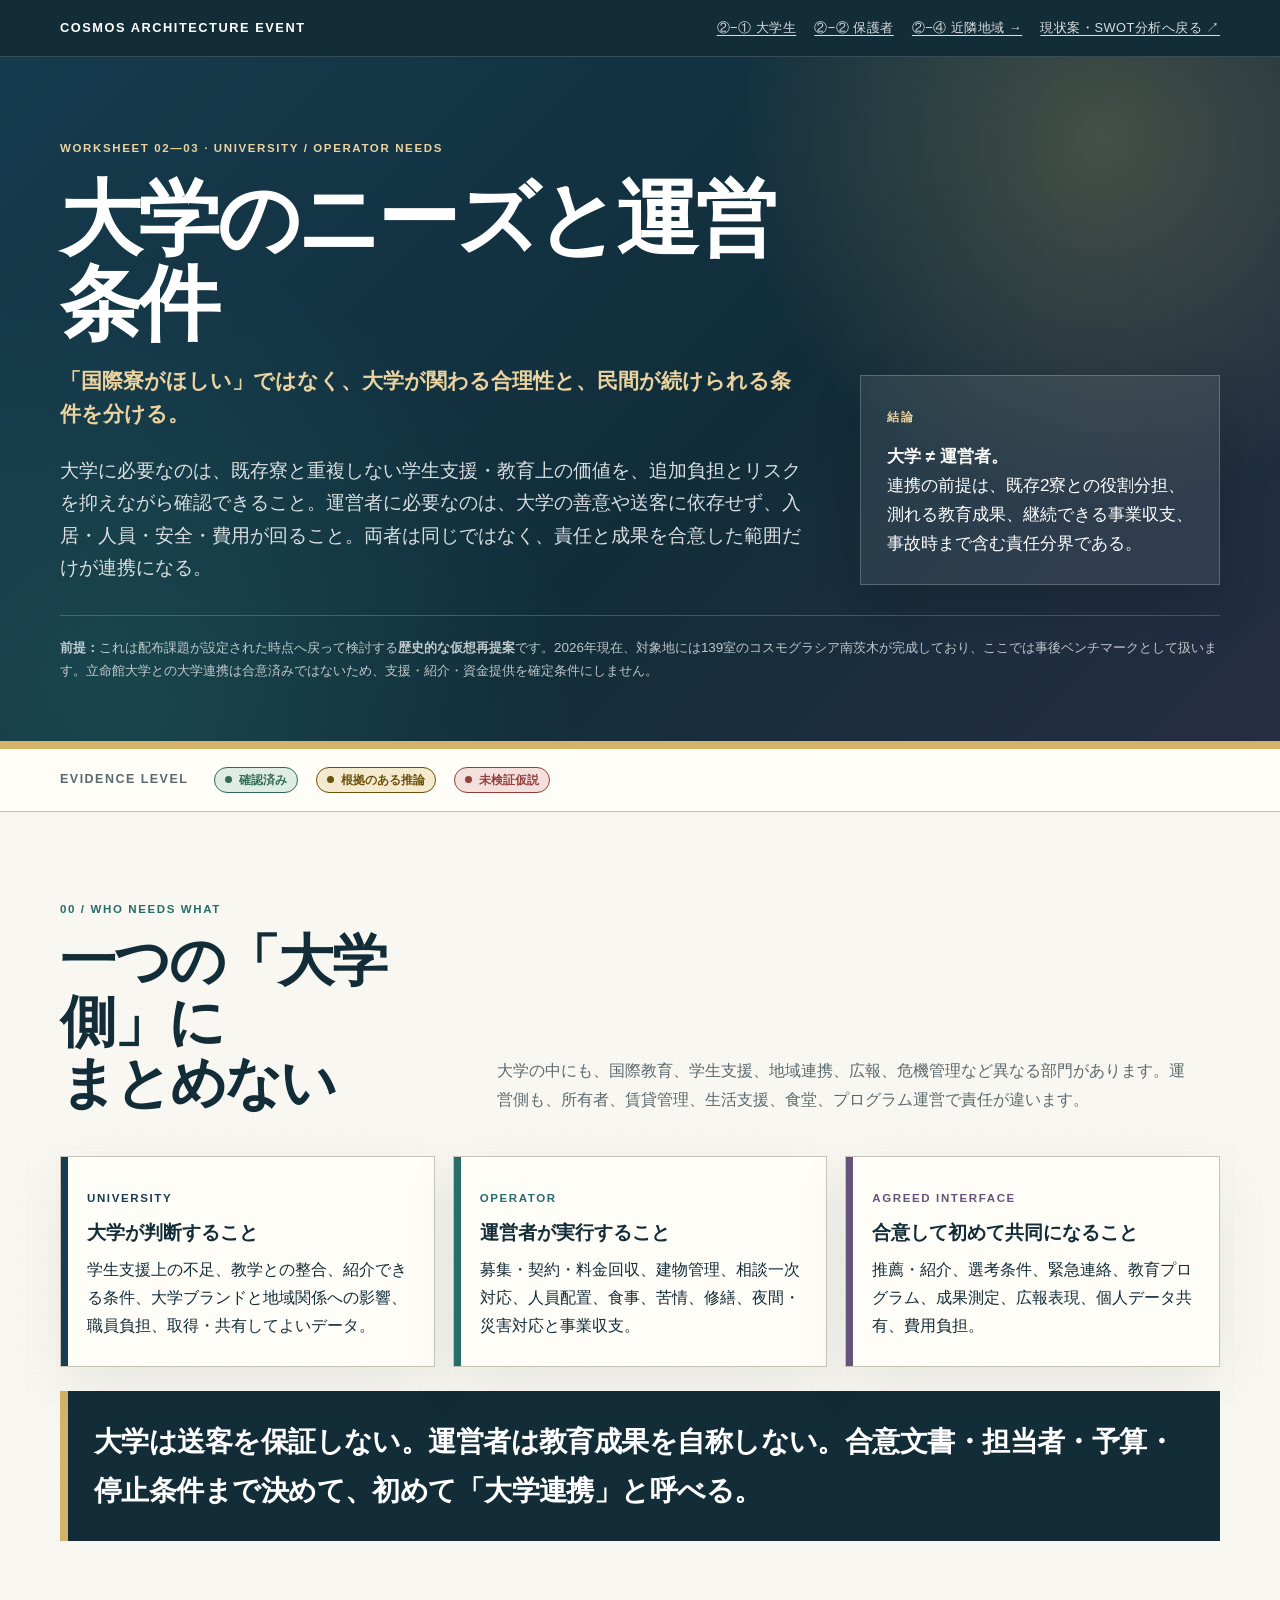
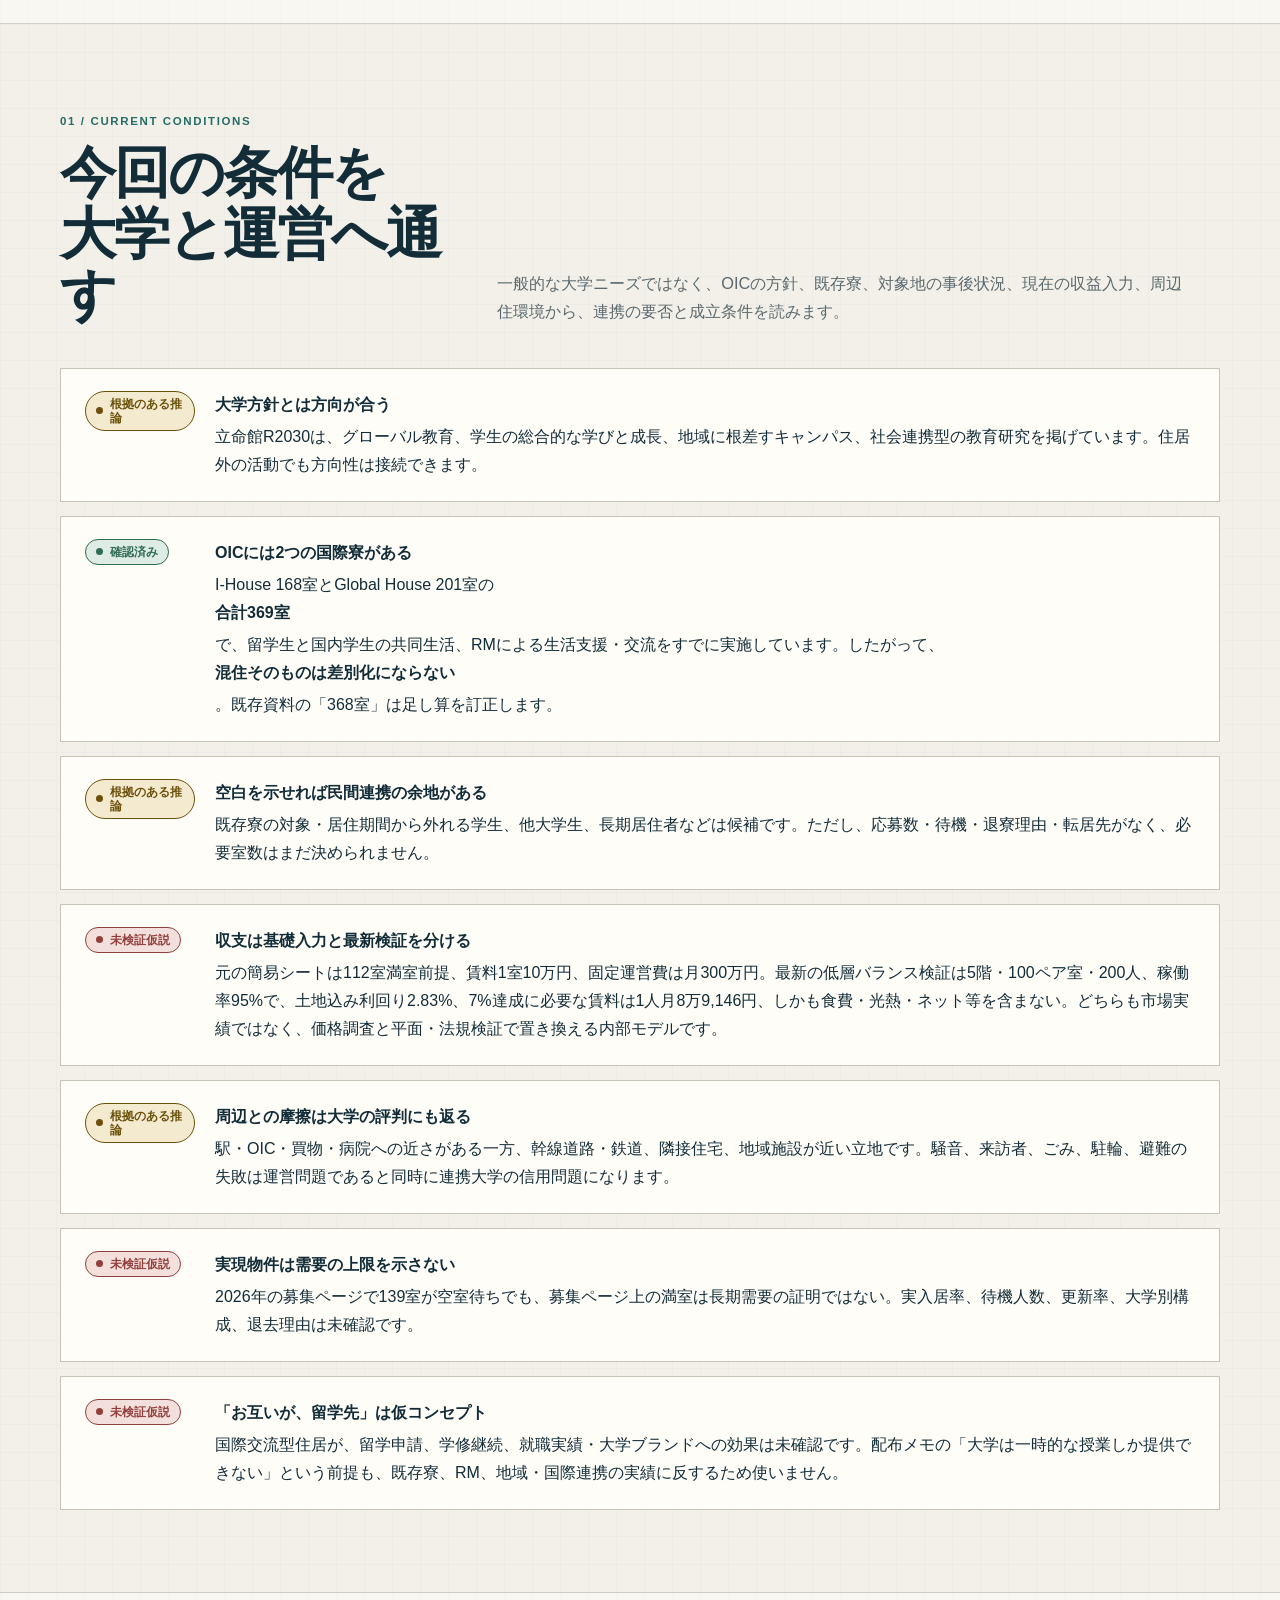
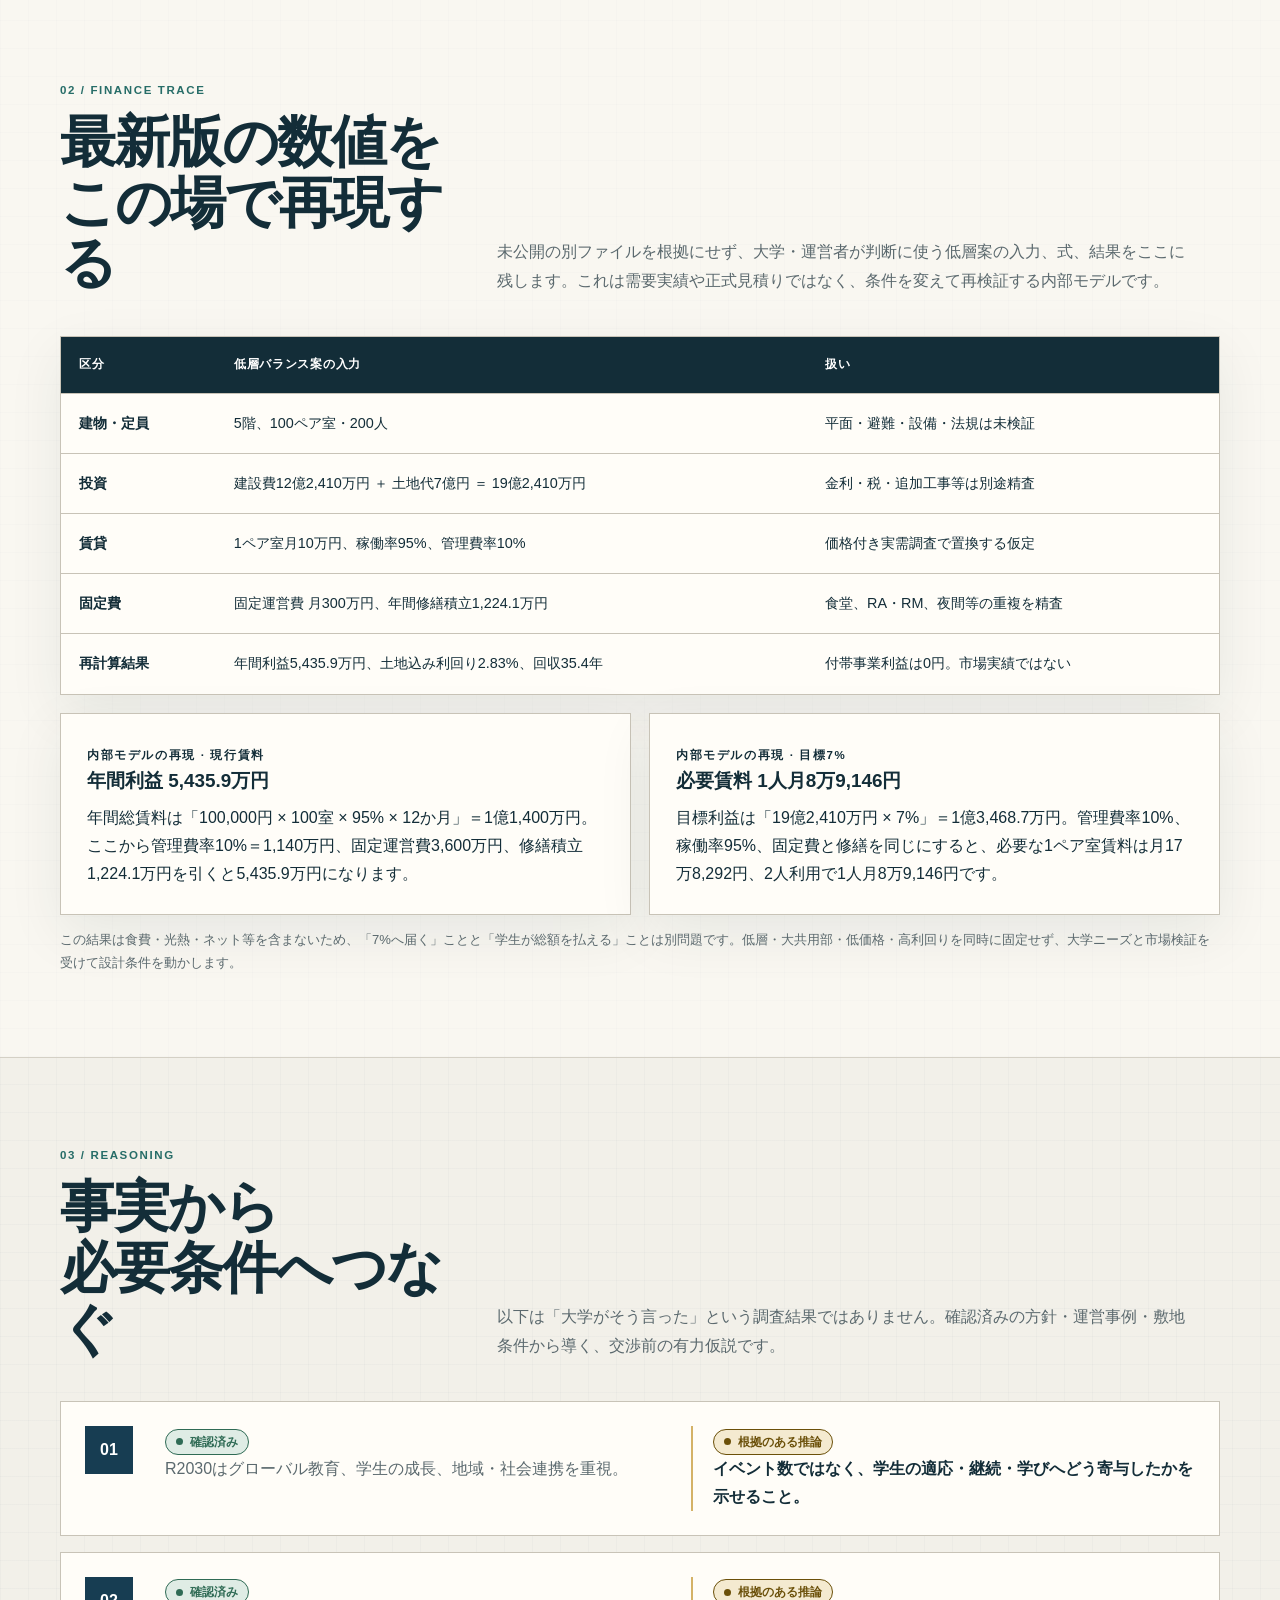
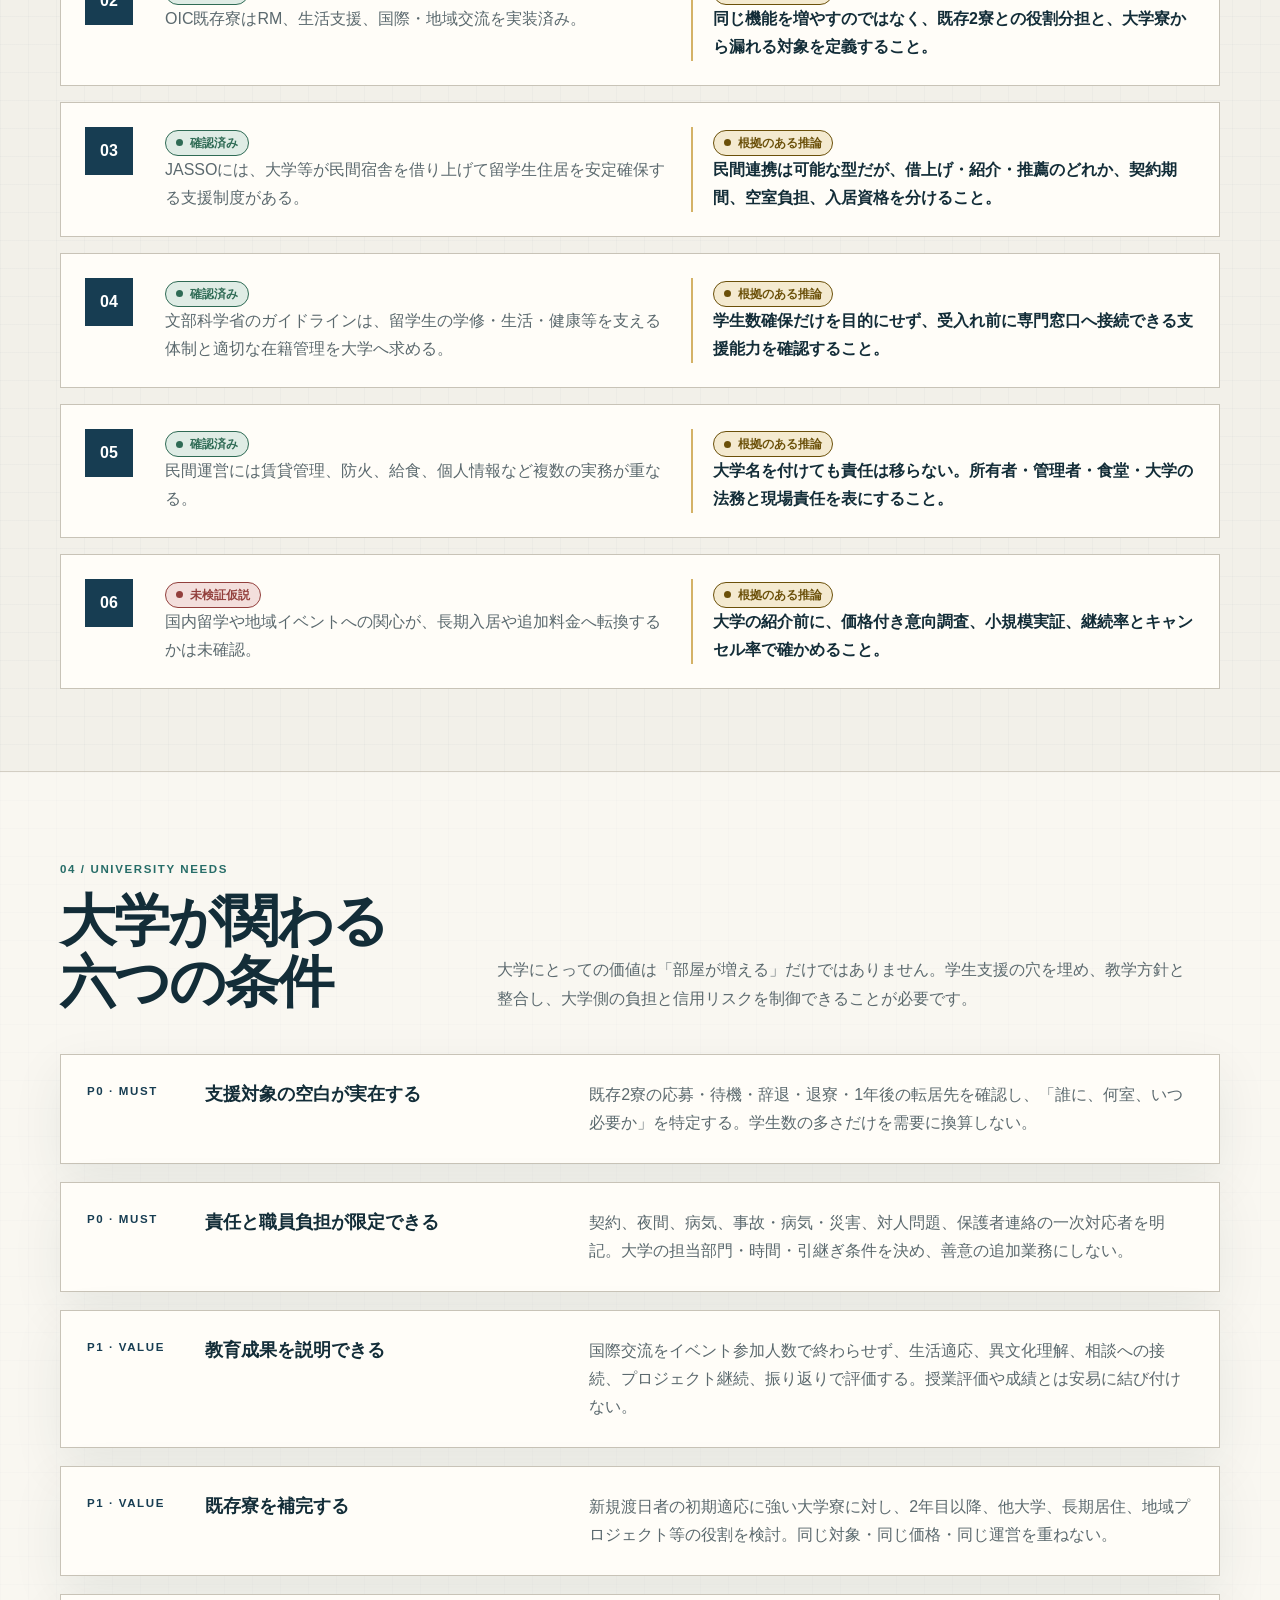
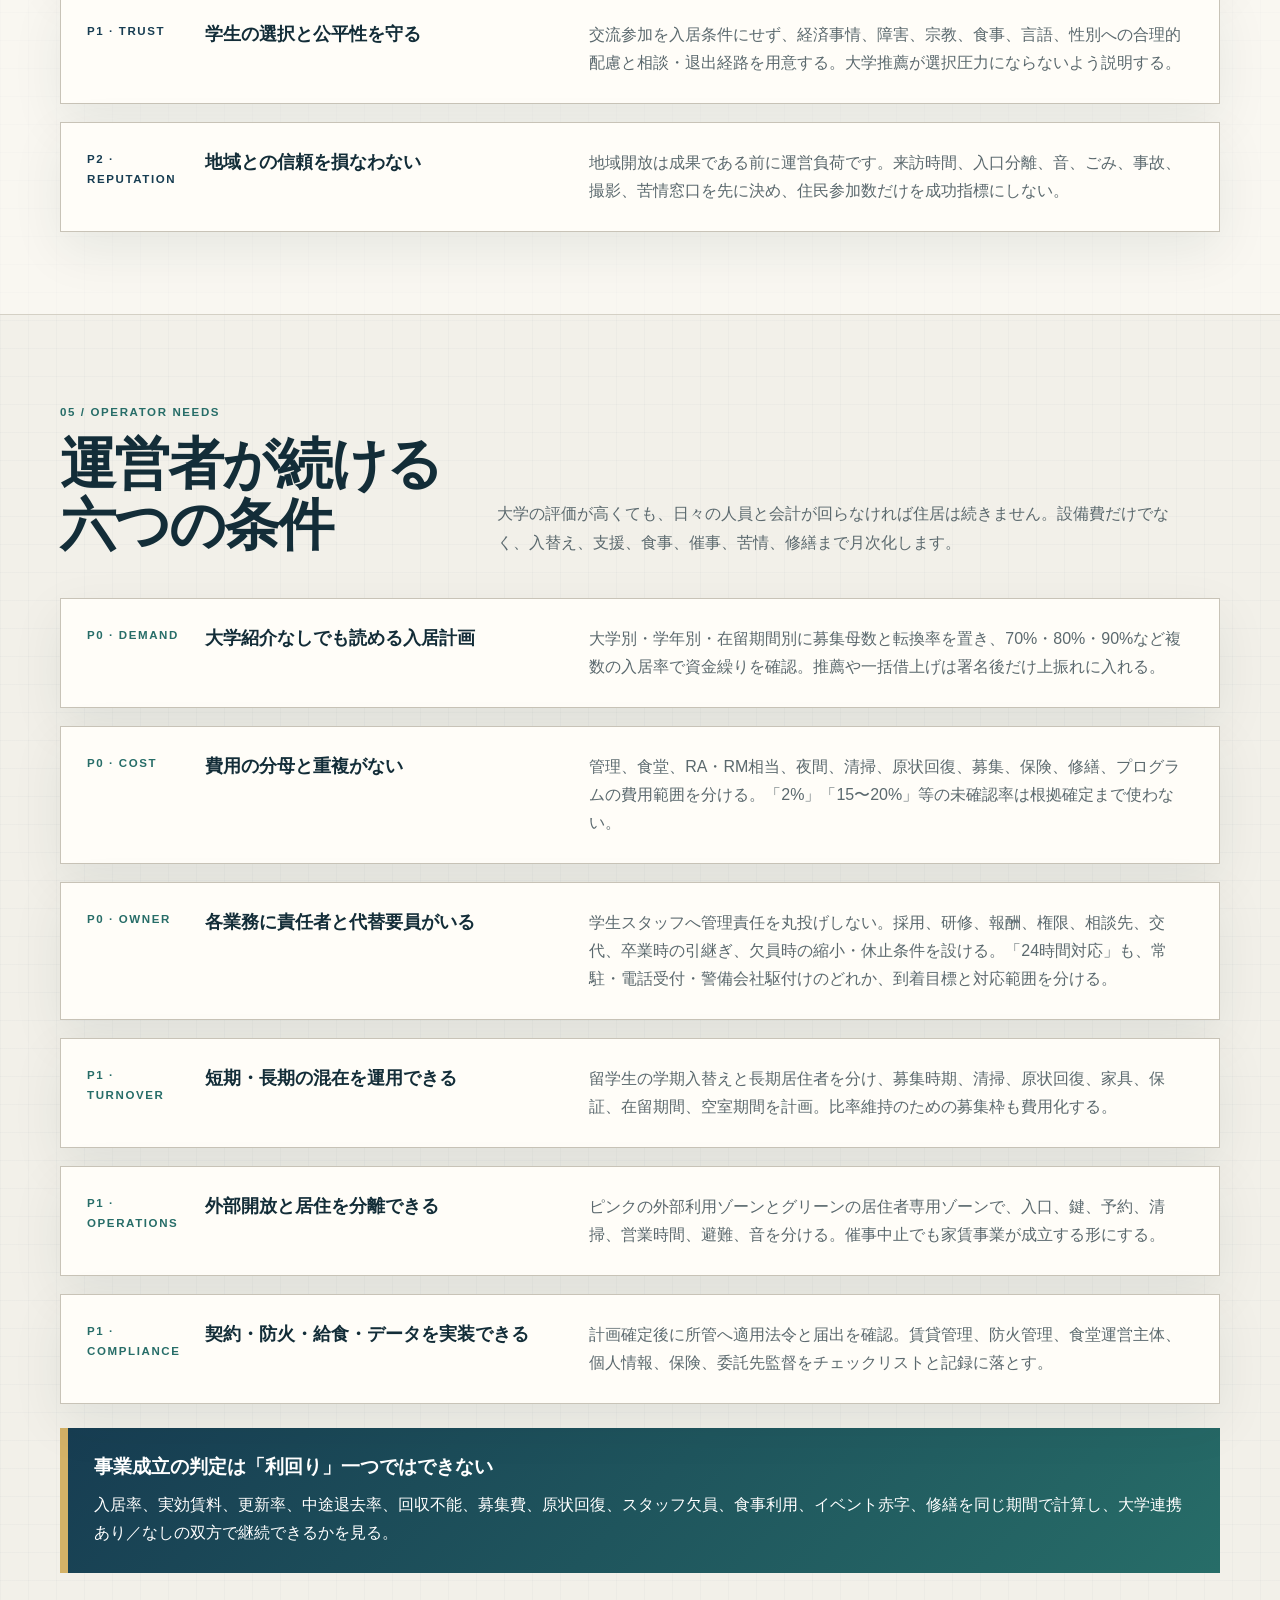
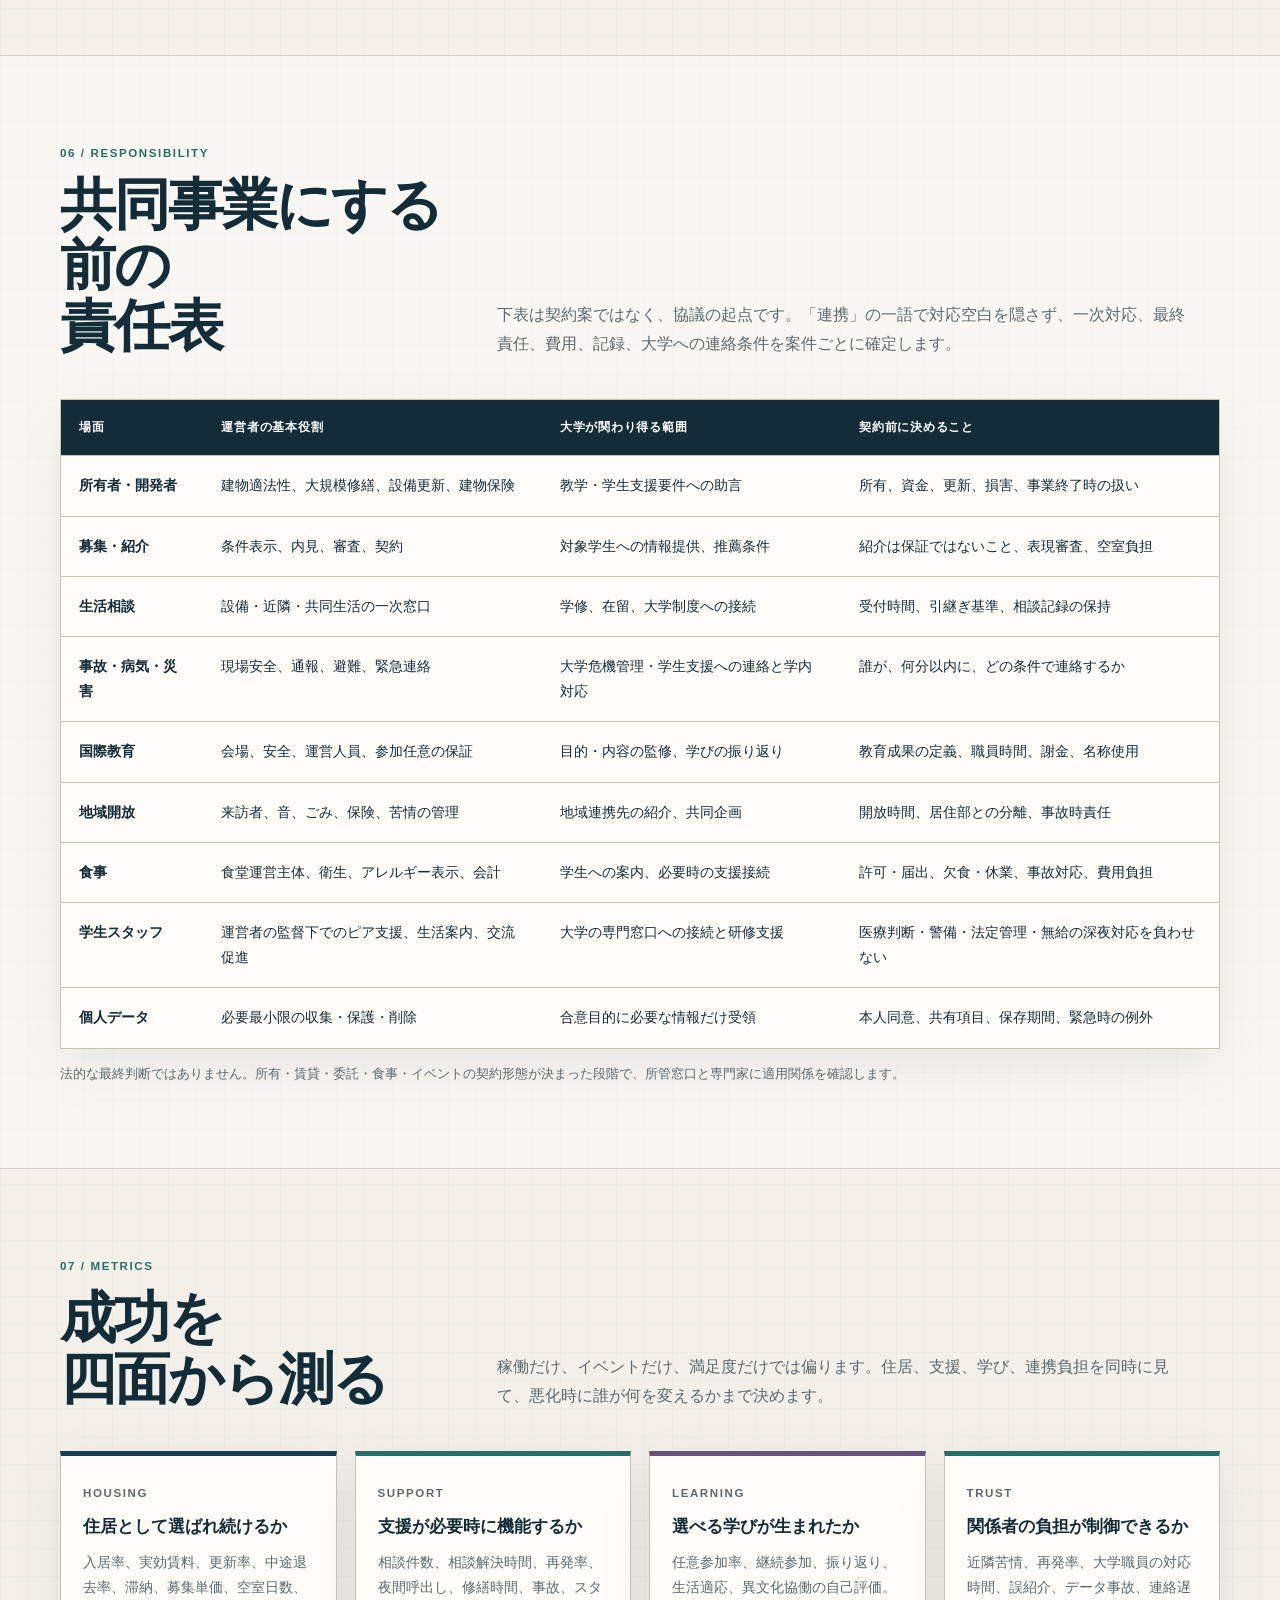
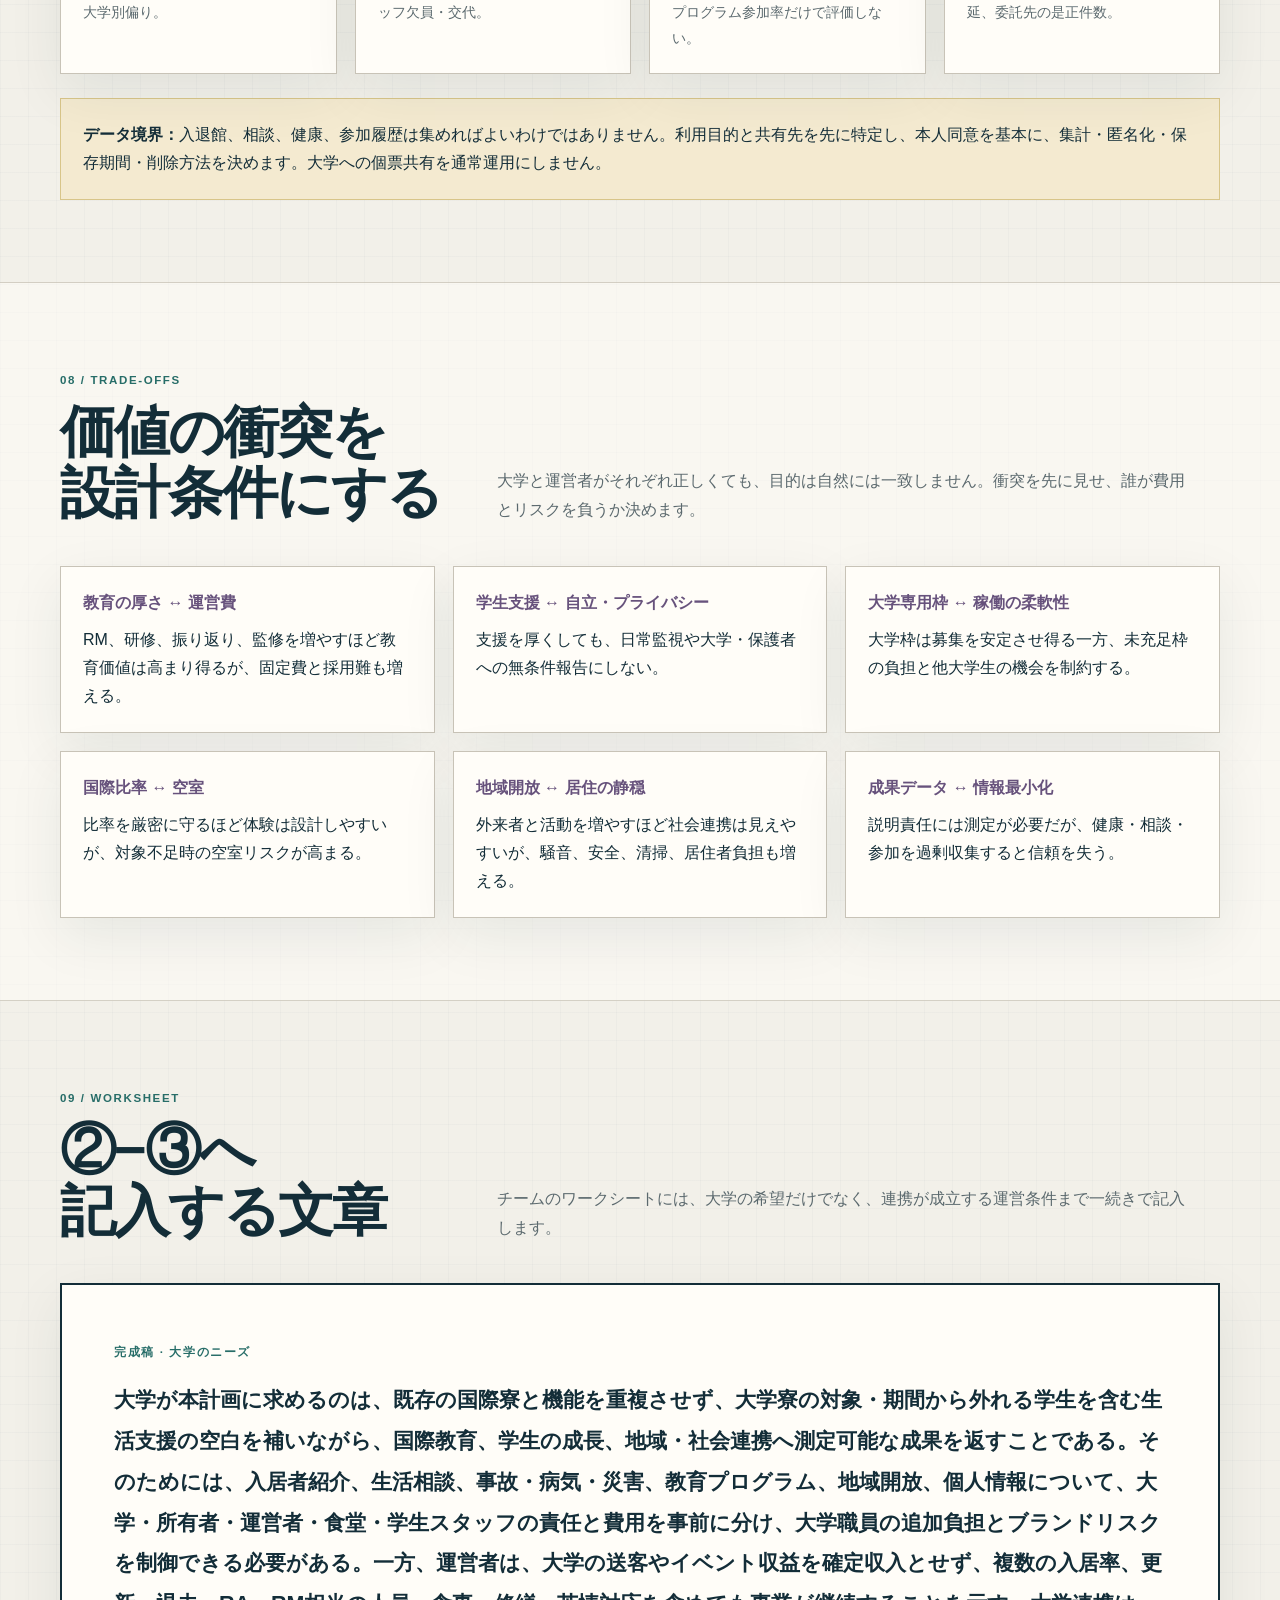
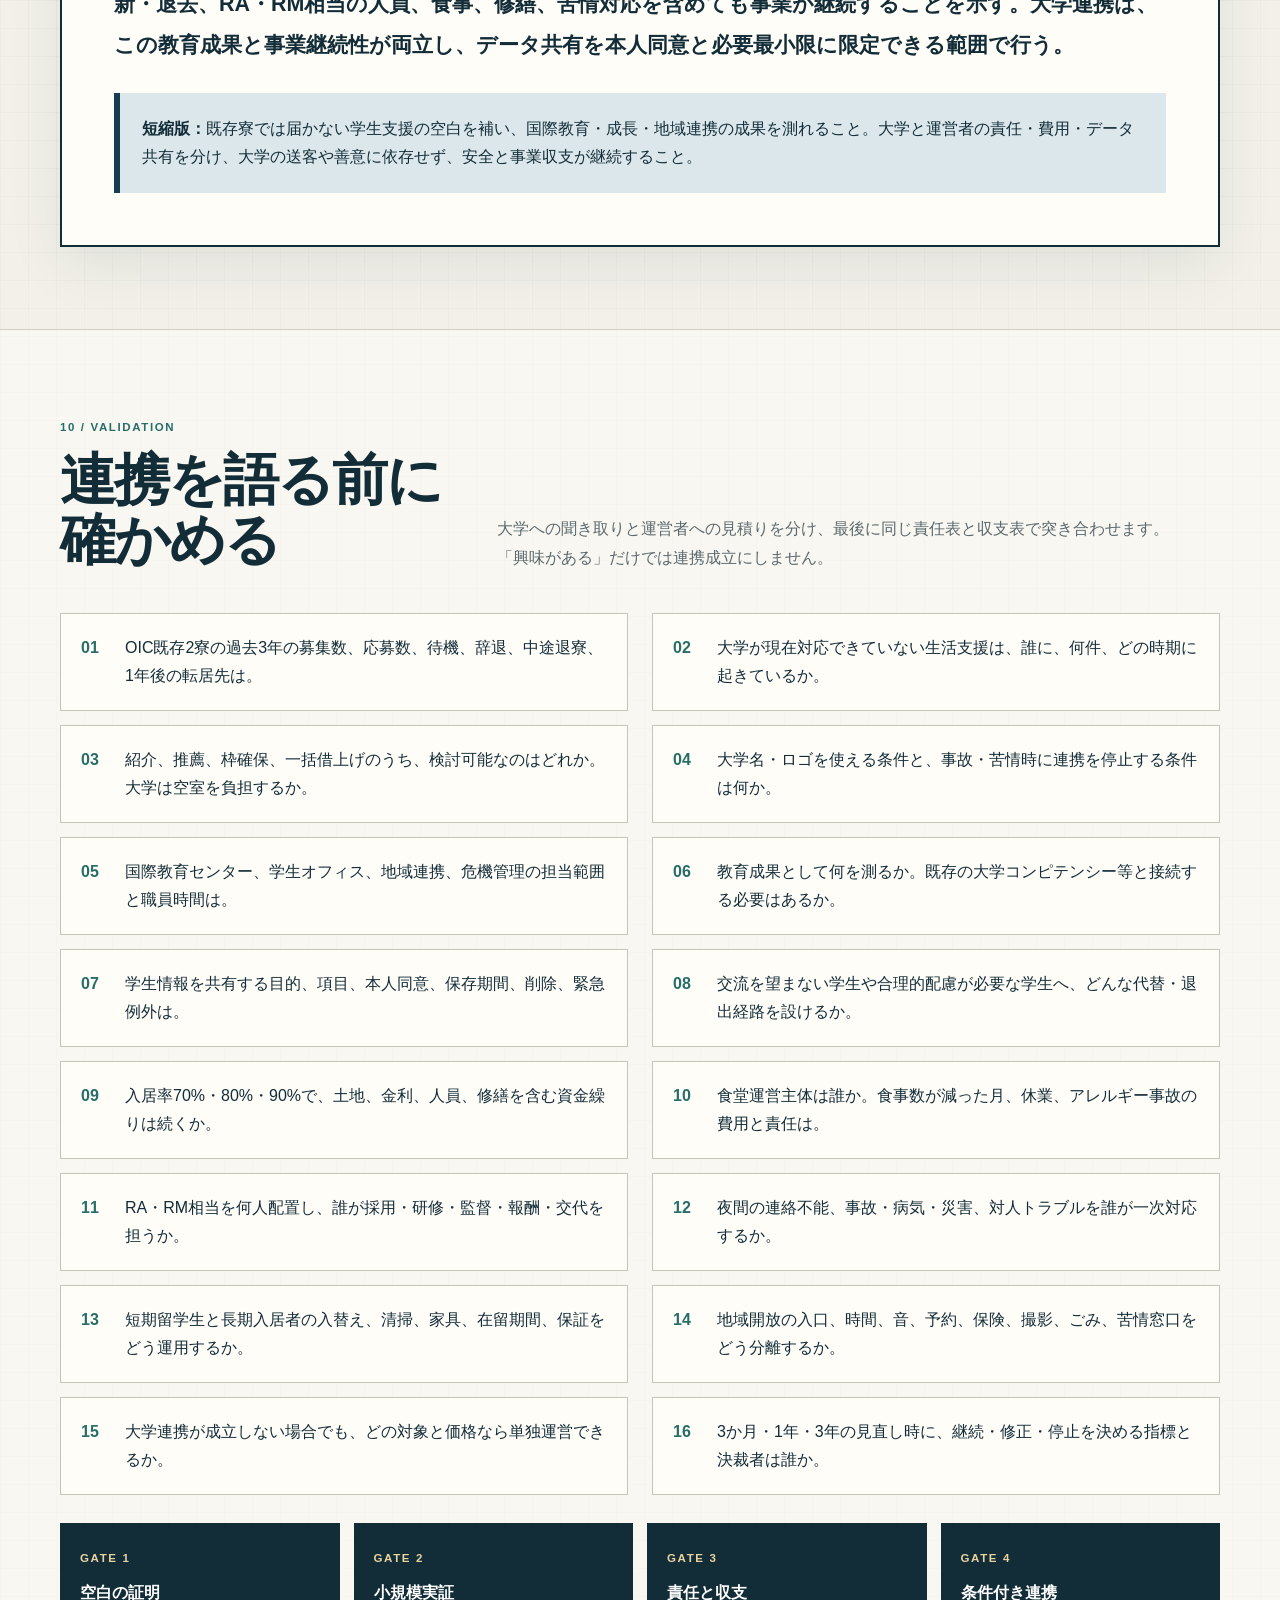
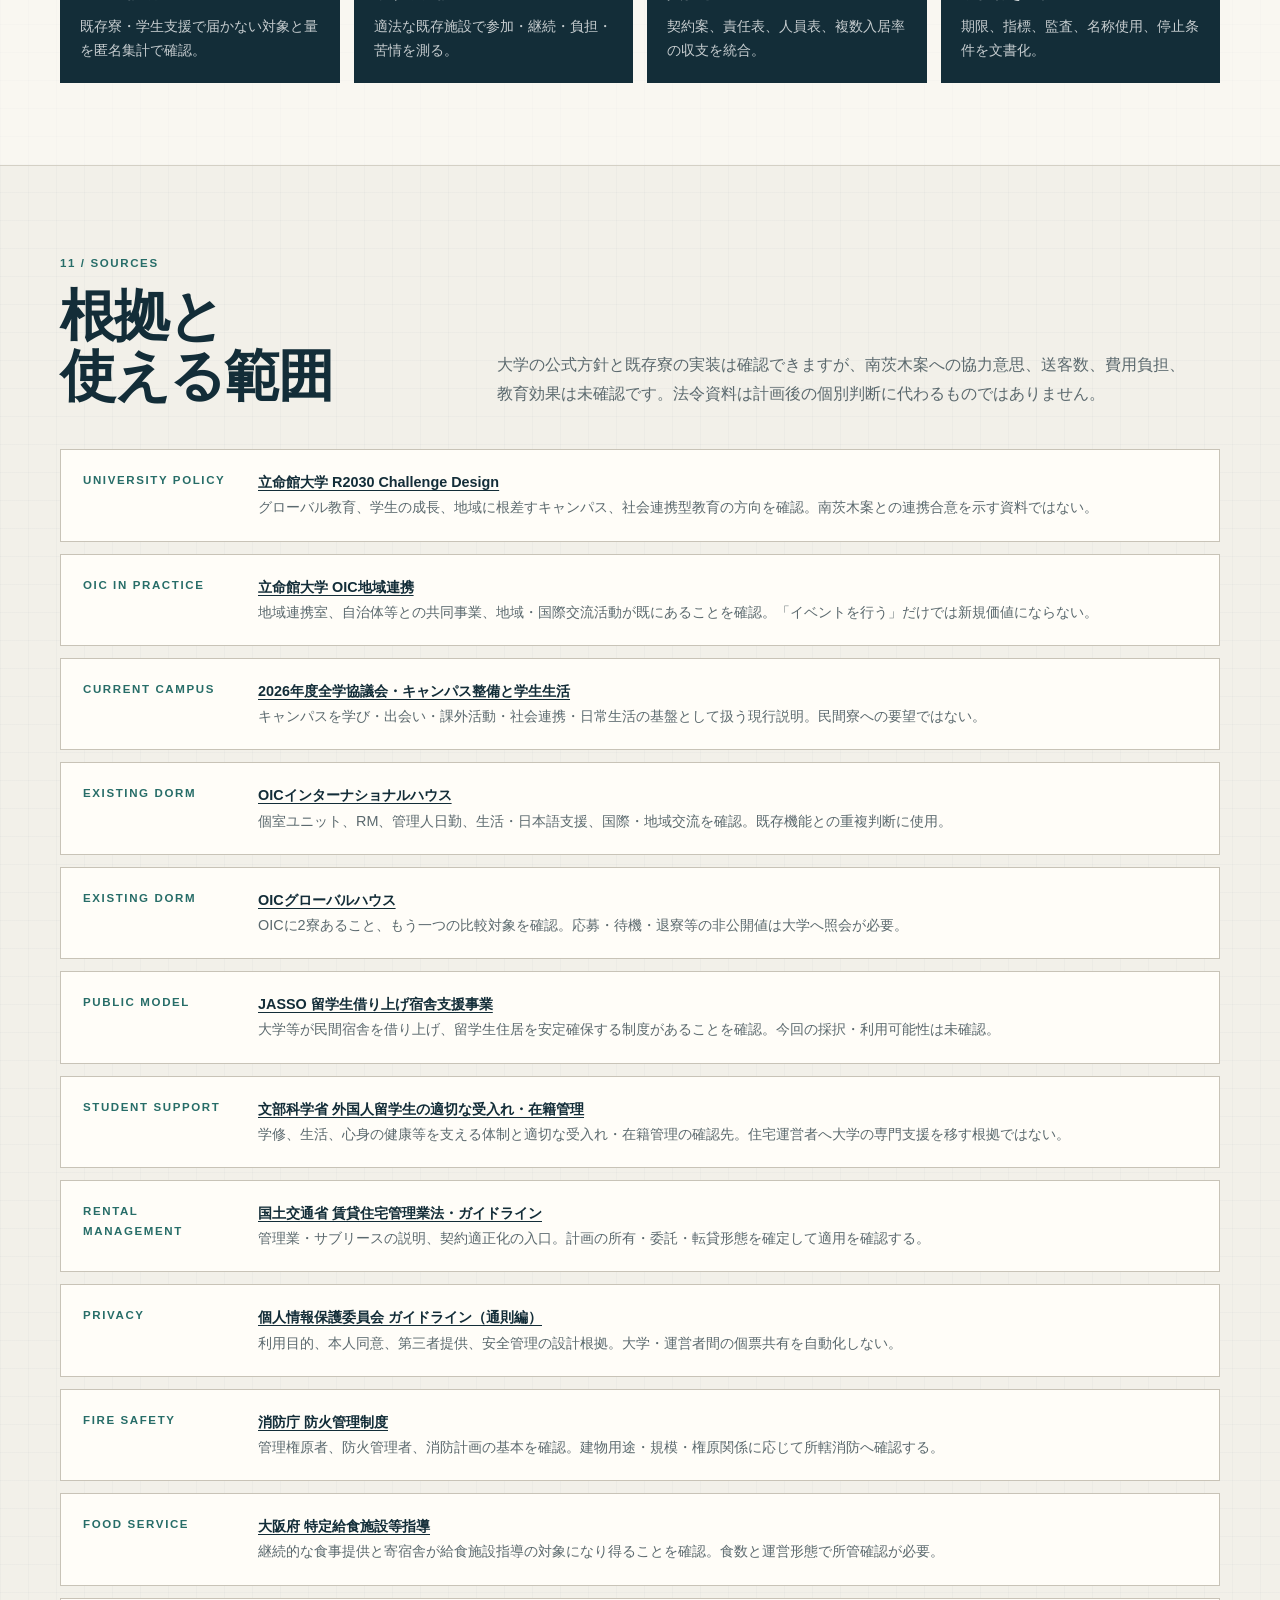
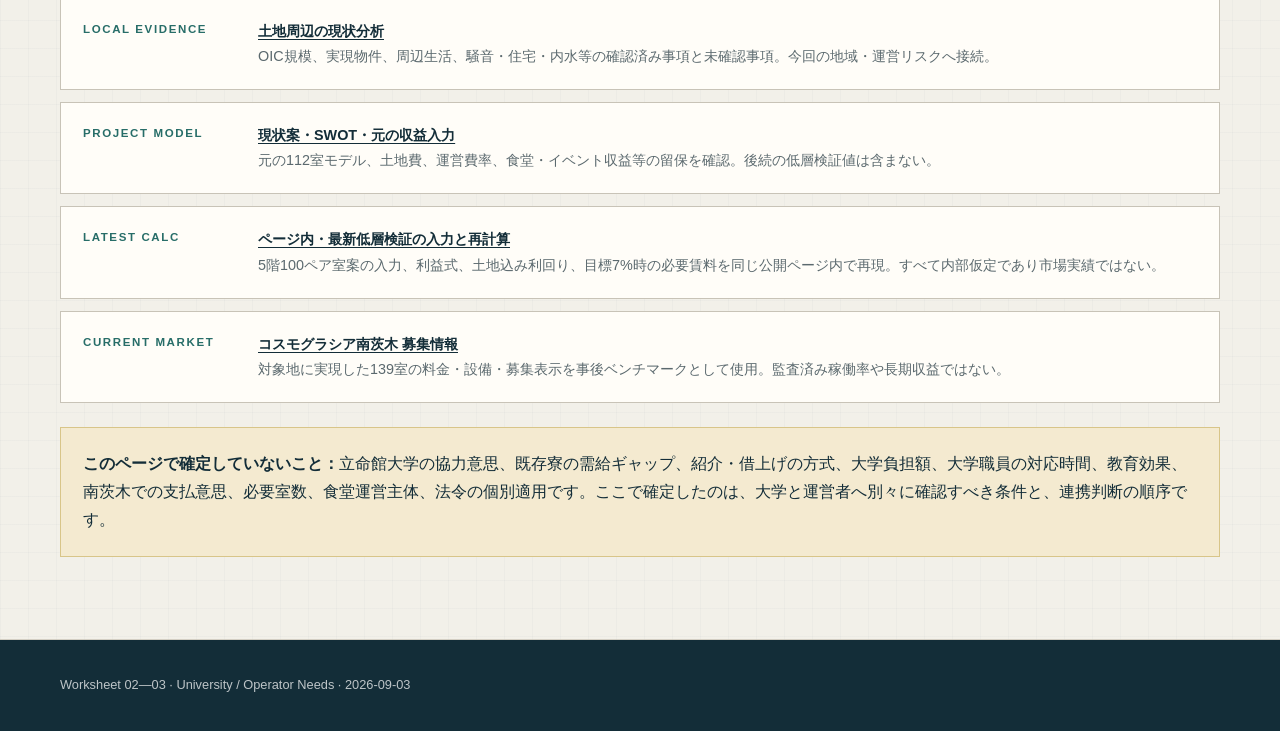
<file: needs/university/index.html>
<!doctype html>
<html lang="ja">
<head>
  <meta charset="utf-8">
  <meta name="viewport" content="width=device-width, initial-scale=1">
  <link rel="icon" href="data:,">
  <meta name="description" content="南茨木の国際学生寮計画について、大学の教育・学生支援上のニーズと、民間運営者の事業成立条件を分けて整理したチーム検討資料。">
  <meta property="og:title" content="ワークシート②−③｜大学のニーズと運営条件">
  <meta property="og:description" content="既存寮との差、教育成果、責任分界、稼働と運営費を、事実・推論・未検証仮説に分けて整理。">
  <meta property="og:type" content="article">
  <title>ワークシート②−③｜大学のニーズと運営条件</title>
  <style>
    :root {
      --paper: #f2f0e9;
      --surface: #fffdf8;
      --ink: #132d38;
      --muted: #5b696e;
      --line: #c8c3b7;
      --navy: #173d52;
      --navy-soft: #dce7ec;
      --teal: #276d68;
      --teal-soft: #dcebe7;
      --violet: #67527c;
      --violet-soft: #e9e1ef;
      --gold: #d4b267;
      --dark-accent: #ead39f;
      --green: #2f6b55;
      --green-soft: #dfece5;
      --yellow: #6b5009;
      --yellow-soft: #f4ead0;
      --red: #923f3c;
      --red-soft: #f3dfdc;
      --max: 1160px;
      --shadow: 0 18px 52px rgba(19, 45, 56, 0.08);
    }

    * {
      box-sizing: border-box;
    }

    html {
      scroll-behavior: smooth;
    }

    body {
      margin: 0;
      color: var(--ink);
      background:
        linear-gradient(rgba(19, 45, 56, 0.025) 1px, transparent 1px),
        linear-gradient(90deg, rgba(19, 45, 56, 0.025) 1px, transparent 1px),
        var(--paper);
      background-size: 28px 28px;
      font-family: -apple-system, BlinkMacSystemFont, "Hiragino Sans", "Yu Gothic", "Noto Sans JP", sans-serif;
      line-height: 1.75;
      -webkit-font-smoothing: antialiased;
    }

    a {
      color: inherit;
      text-decoration-thickness: 1px;
      text-underline-offset: 0.22em;
      overflow-wrap: anywhere;
    }

    a:hover {
      color: var(--teal);
    }

    h1,
    h2,
    h3,
    p {
      margin-top: 0;
    }

    h2 {
      margin-bottom: 0;
      font-size: clamp(2rem, 4.4vw, 3.7rem);
      line-height: 1.08;
      letter-spacing: -0.035em;
    }

    h3 {
      margin-bottom: 10px;
      font-size: 1.18rem;
      line-height: 1.4;
    }

    .shell {
      width: min(calc(100% - 40px), var(--max));
      margin-inline: auto;
    }

    .topbar {
      color: #fff;
      background: var(--ink);
      border-bottom: 1px solid rgba(255, 255, 255, 0.15);
    }

    .topbar-inner {
      min-height: 56px;
      display: flex;
      align-items: center;
      justify-content: space-between;
      gap: 24px;
      font-size: 0.8rem;
      letter-spacing: 0.04em;
    }

    .topbar strong {
      letter-spacing: 0.12em;
    }

    .topbar-nav {
      display: flex;
      flex-wrap: wrap;
      justify-content: flex-end;
      gap: 8px 18px;
    }

    .topbar a {
      color: #fff;
      opacity: 0.84;
    }

    .hero {
      padding: 76px 0 58px;
      color: #fff;
      background:
        radial-gradient(circle at 86% 12%, rgba(212, 178, 103, 0.26), transparent 23rem),
        radial-gradient(circle at 10% 95%, rgba(39, 109, 104, 0.34), transparent 28rem),
        linear-gradient(135deg, #163b4e 0%, #112d3a 56%, #272d43 100%);
      border-bottom: 8px solid var(--gold);
    }

    .hero-grid {
      display: grid;
      grid-template-columns: minmax(0, 1.35fr) minmax(290px, 0.65fr);
      gap: 52px;
      align-items: end;
    }

    .kicker,
    .eyebrow,
    .section-number,
    .priority,
    .mini-label {
      display: inline-block;
      font-size: 0.72rem;
      font-weight: 800;
      letter-spacing: 0.14em;
      text-transform: uppercase;
    }

    .kicker {
      margin-bottom: 18px;
      color: var(--dark-accent);
    }

    h1 {
      max-width: 900px;
      margin-bottom: 24px;
      font-size: clamp(2.55rem, 6.4vw, 5.3rem);
      line-height: 1.04;
      letter-spacing: -0.045em;
    }

    h1 span {
      display: block;
      margin-top: 18px;
      color: var(--dark-accent);
      font-size: clamp(1rem, 1.9vw, 1.34rem);
      font-weight: 650;
      letter-spacing: 0;
      line-height: 1.55;
    }

    .hero-lead {
      max-width: 800px;
      margin-bottom: 0;
      color: rgba(255, 255, 255, 0.84);
      font-size: clamp(1rem, 1.5vw, 1.16rem);
    }

    .hero-finding {
      padding: 26px;
      background: rgba(255, 255, 255, 0.08);
      border: 1px solid rgba(255, 255, 255, 0.22);
      box-shadow: 0 18px 45px rgba(0, 0, 0, 0.16);
    }

    .hero-finding .eyebrow {
      color: var(--dark-accent);
    }

    .hero-finding p {
      margin: 12px 0 0;
      font-size: 1.08rem;
      line-height: 1.68;
    }

    .hero-context {
      margin: 30px 0 0;
      padding-top: 20px;
      color: rgba(255, 255, 255, 0.73);
      border-top: 1px solid rgba(255, 255, 255, 0.2);
      font-size: 0.84rem;
    }

    .legend {
      padding: 18px 0;
      background: var(--surface);
      border-bottom: 1px solid var(--line);
    }

    .legend-inner {
      display: flex;
      align-items: center;
      flex-wrap: wrap;
      gap: 10px 18px;
    }

    .legend-title {
      margin-right: 8px;
      color: var(--muted);
      font-size: 0.78rem;
      font-weight: 800;
      letter-spacing: 0.12em;
    }

    .badge {
      display: inline-flex;
      align-items: center;
      gap: 7px;
      padding: 5px 10px;
      border: 1px solid currentColor;
      border-radius: 999px;
      font-size: 0.73rem;
      font-weight: 800;
      line-height: 1.2;
    }

    .badge::before {
      width: 7px;
      height: 7px;
      flex: 0 0 7px;
      border-radius: 50%;
      background: currentColor;
      content: "";
    }

    .verified {
      color: var(--green);
      background: var(--green-soft);
    }

    .inference {
      color: var(--yellow);
      background: var(--yellow-soft);
    }

    .open {
      color: var(--red);
      background: var(--red-soft);
    }

    .section {
      padding: 82px 0;
      border-bottom: 1px solid rgba(200, 195, 183, 0.75);
    }

    .section:nth-of-type(even) {
      background: rgba(255, 253, 248, 0.48);
    }

    .section-head {
      display: grid;
      grid-template-columns: minmax(240px, 0.7fr) minmax(0, 1.3fr);
      gap: 48px;
      align-items: end;
      margin-bottom: 42px;
    }

    .section-number {
      margin-bottom: 12px;
      color: var(--teal);
    }

    .section-intro {
      max-width: 700px;
      margin: 0;
      color: var(--muted);
      font-size: 1.02rem;
    }

    .grid-2,
    .grid-3,
    .grid-4 {
      display: grid;
      gap: 18px;
    }

    .grid-2 {
      grid-template-columns: repeat(2, minmax(0, 1fr));
    }

    .grid-3 {
      grid-template-columns: repeat(3, minmax(0, 1fr));
    }

    .grid-4 {
      grid-template-columns: repeat(4, minmax(0, 1fr));
    }

    .card,
    .role-card,
    .need-card,
    .metric,
    .tradeoff,
    .source-item {
      background: var(--surface);
      border: 1px solid var(--line);
      box-shadow: var(--shadow);
    }

    .card,
    .role-card,
    .need-card {
      padding: 26px;
    }

    .card p:last-child,
    .role-card p:last-child,
    .need-card p:last-child,
    .metric p:last-child,
    .tradeoff p:last-child {
      margin-bottom: 0;
    }

    .role-card {
      position: relative;
      overflow: hidden;
    }

    .role-card::before {
      position: absolute;
      inset: 0 auto 0 0;
      width: 7px;
      background: var(--navy);
      content: "";
    }

    .role-card.operator::before {
      background: var(--teal);
    }

    .role-card.shared::before {
      background: var(--violet);
    }

    .role-card .mini-label {
      margin-bottom: 12px;
      color: var(--navy);
    }

    .role-card.operator .mini-label {
      color: var(--teal);
    }

    .role-card.shared .mini-label {
      color: var(--violet);
    }

    .big-equation {
      margin: 24px 0 0;
      padding: 26px;
      color: #fff;
      background: var(--ink);
      border-left: 8px solid var(--gold);
      font-size: clamp(1.2rem, 2.5vw, 1.75rem);
      font-weight: 800;
      letter-spacing: -0.02em;
    }

    .condition-list {
      display: grid;
      gap: 14px;
    }

    .condition {
      display: grid;
      grid-template-columns: 110px minmax(0, 1fr);
      gap: 20px;
      padding: 22px 24px;
      background: var(--surface);
      border: 1px solid var(--line);
    }

    .condition .badge {
      align-self: start;
      justify-self: start;
    }

    .condition p {
      margin: 0;
    }

    .condition strong {
      display: block;
      margin-bottom: 4px;
    }

    .reasoning-list {
      display: grid;
      gap: 16px;
      counter-reset: logic;
    }

    .reasoning-step {
      display: grid;
      grid-template-columns: 58px minmax(0, 1fr) minmax(0, 1fr);
      gap: 22px;
      align-items: start;
      padding: 24px;
      background: var(--surface);
      border: 1px solid var(--line);
    }

    .reasoning-step::before {
      counter-increment: logic;
      content: "0" counter(logic);
      display: grid;
      width: 48px;
      height: 48px;
      place-items: center;
      color: #fff;
      background: var(--navy);
      font-weight: 850;
    }

    .reasoning-step .fact,
    .reasoning-step .need {
      margin: 0;
    }

    .reasoning-step .fact {
      color: var(--muted);
    }

    .reasoning-step .need {
      padding-left: 20px;
      border-left: 2px solid var(--gold);
      font-weight: 720;
    }

    .need-list {
      display: grid;
      gap: 18px;
    }

    .need-card {
      display: grid;
      grid-template-columns: 96px minmax(0, 0.75fr) minmax(0, 1.25fr);
      gap: 22px;
      align-items: start;
    }

    .priority {
      color: var(--navy);
    }

    .need-card.operator-need .priority {
      color: var(--teal);
    }

    .need-card h3 {
      margin: 0;
      font-size: 1.14rem;
    }

    .need-card p {
      color: var(--muted);
    }

    .callout {
      margin-top: 24px;
      padding: 26px;
      color: #fff;
      background: linear-gradient(135deg, var(--navy), var(--teal));
      border-left: 8px solid var(--gold);
    }

    .callout p:last-child {
      margin-bottom: 0;
    }

    .table-wrap {
      overflow-x: auto;
      background: var(--surface);
      border: 1px solid var(--line);
      box-shadow: var(--shadow);
    }

    table {
      width: 100%;
      min-width: 850px;
      border-collapse: collapse;
      font-size: 0.9rem;
    }

    th,
    td {
      padding: 17px 18px;
      text-align: left;
      vertical-align: top;
      border-bottom: 1px solid var(--line);
    }

    th {
      color: #fff;
      background: var(--ink);
      font-size: 0.76rem;
      letter-spacing: 0.06em;
    }

    tr:last-child td {
      border-bottom: 0;
    }

    td:first-child {
      font-weight: 800;
    }

    .table-note {
      margin: 14px 0 0;
      color: var(--muted);
      font-size: 0.82rem;
    }

    .metric {
      padding: 22px;
      border-top: 5px solid var(--navy);
    }

    .metric:nth-child(2n) {
      border-top-color: var(--teal);
    }

    .metric:nth-child(3n) {
      border-top-color: var(--violet);
    }

    .metric .mini-label {
      color: var(--muted);
    }

    .metric strong {
      display: block;
      margin: 6px 0 8px;
      font-size: 1.06rem;
    }

    .metric p {
      color: var(--muted);
      font-size: 0.9rem;
    }

    .tradeoff {
      padding: 22px;
    }

    .tradeoff strong {
      display: block;
      margin-bottom: 9px;
      color: var(--violet);
    }

    .worksheet-panel {
      padding: clamp(26px, 5vw, 52px);
      background: var(--surface);
      border: 2px solid var(--ink);
      box-shadow: var(--shadow);
    }

    .worksheet-panel .mini-label {
      margin-bottom: 18px;
      color: var(--teal);
    }

    .worksheet-copy {
      margin: 0;
      font-size: clamp(1.06rem, 2vw, 1.34rem);
      line-height: 1.9;
      font-weight: 680;
    }

    .short-copy {
      margin: 28px 0 0;
      padding: 22px;
      background: var(--navy-soft);
      border-left: 6px solid var(--navy);
    }

    .question-list {
      display: grid;
      grid-template-columns: repeat(2, minmax(0, 1fr));
      gap: 14px 24px;
      margin: 0;
      padding: 0;
      list-style: none;
      counter-reset: questions;
    }

    .question-list li {
      position: relative;
      min-height: 94px;
      padding: 20px 20px 20px 64px;
      background: var(--surface);
      border: 1px solid var(--line);
    }

    .question-list li::before {
      position: absolute;
      top: 20px;
      left: 20px;
      counter-increment: questions;
      content: counter(questions, decimal-leading-zero);
      color: var(--teal);
      font-weight: 850;
    }

    .gate-list {
      display: grid;
      grid-template-columns: repeat(4, minmax(0, 1fr));
      gap: 14px;
      margin-top: 28px;
    }

    .gate {
      padding: 20px;
      background: var(--ink);
      color: #fff;
    }

    .gate .mini-label {
      color: var(--dark-accent);
    }

    .gate strong {
      display: block;
      margin: 8px 0;
    }

    .gate p {
      margin-bottom: 0;
      color: rgba(255, 255, 255, 0.76);
      font-size: 0.86rem;
    }

    .source-list {
      display: grid;
      gap: 12px;
    }

    .source-item {
      display: grid;
      grid-template-columns: 155px minmax(0, 1fr);
      gap: 20px;
      padding: 20px 22px;
      box-shadow: none;
    }

    .source-item .mini-label {
      color: var(--teal);
    }

    .source-item p {
      margin: 0;
      color: var(--muted);
      font-size: 0.9rem;
    }

    .source-item strong {
      color: var(--ink);
    }

    .closing-note {
      margin-top: 24px;
      padding: 22px;
      background: var(--yellow-soft);
      border: 1px solid #d8c589;
    }

    .closing-note p:last-child {
      margin-bottom: 0;
    }

    footer {
      padding: 34px 0;
      color: rgba(255, 255, 255, 0.72);
      background: var(--ink);
      font-size: 0.8rem;
    }

    footer p {
      margin: 0;
    }

    @media (max-width: 900px) {
      .hero-grid,
      .section-head,
      .grid-3,
      .grid-4,
      .gate-list {
        grid-template-columns: 1fr 1fr;
      }

      .hero-grid,
      .section-head {
        grid-template-columns: 1fr;
        gap: 28px;
      }

      .reasoning-step {
        grid-template-columns: 54px minmax(0, 1fr);
      }

      .reasoning-step .need {
        grid-column: 2;
        padding: 14px 0 0;
        border-top: 2px solid var(--gold);
        border-left: 0;
      }

      .need-card {
        grid-template-columns: 90px minmax(0, 1fr);
      }

      .need-card p {
        grid-column: 2;
      }
    }

    @media (max-width: 660px) {
      .shell {
        width: min(calc(100% - 28px), var(--max));
      }

      .topbar-inner {
        align-items: flex-start;
        flex-direction: column;
        padding: 14px 0;
      }

      .topbar-nav {
        justify-content: flex-start;
      }

      .hero {
        padding: 54px 0 42px;
      }

      .section {
        padding: 58px 0;
      }

      .grid-2,
      .grid-3,
      .grid-4,
      .question-list,
      .gate-list {
        grid-template-columns: 1fr;
      }

      .condition,
      .source-item {
        grid-template-columns: 1fr;
        gap: 10px;
      }

      .reasoning-step {
        grid-template-columns: 1fr;
      }

      .reasoning-step .need {
        grid-column: auto;
      }

      .need-card {
        grid-template-columns: 1fr;
      }

      .need-card p {
        grid-column: auto;
      }

      .question-list li {
        min-height: 0;
      }
    }

    @media print {
      :root {
        --paper: #fff;
        --surface: #fff;
        --ink: #111;
        --muted: #333;
        --line: #aaa;
        --dark-accent: #111;
        --shadow: none;
      }

      body {
        background: #fff;
        font-size: 10pt;
      }

      .topbar {
        display: none;
      }

      .hero {
        padding: 28px 0;
        color: #111;
        background: #fff;
        border-bottom: 4px solid #111;
      }

      .hero-lead,
      .hero-context,
      .hero-finding,
      .hero-finding .eyebrow,
      .kicker {
        color: #111;
      }

      .hero-finding,
      .callout,
      .big-equation,
      .gate {
        color: #111;
        background: #fff;
        border: 1px solid #111;
        box-shadow: none;
      }

      h1 span,
      .gate .mini-label {
        color: var(--dark-accent);
      }

      .gate p {
        color: #111;
      }

      .section {
        padding: 32px 0;
        break-inside: avoid;
      }

      .table-wrap {
        overflow: visible;
      }

      table {
        min-width: 0;
        font-size: 8pt;
      }

      th,
      td {
        padding: 8px;
      }

      .card,
      .role-card,
      .need-card,
      .metric,
      .tradeoff,
      .table-wrap,
      .worksheet-panel,
      .source-item {
        box-shadow: none;
      }

      .role-card,
      .need-card,
      .metric,
      .tradeoff,
      .source-item,
      .worksheet-panel,
      tr {
        break-inside: avoid;
      }

      a {
        text-decoration: none;
      }
    }
  </style>
</head>
<body>
  <header class="topbar">
    <div class="shell topbar-inner">
      <strong>COSMOS ARCHITECTURE EVENT</strong>
      <nav class="topbar-nav" aria-label="関連ページ">
        <a href="../">②−① 大学生</a>
        <a href="../parents/">②−② 保護者</a>
        <a href="../community/">②−④ 近隣地域 →</a>
        <a href="../../proposal.html">現状案・SWOT分析へ戻る ↗</a>
      </nav>
    </div>
  </header>

  <main>
    <section class="hero" id="overview">
      <div class="shell">
        <span class="kicker">WORKSHEET 02—03 · UNIVERSITY / OPERATOR NEEDS</span>
        <div class="hero-grid">
          <div>
            <h1>大学のニーズと運営条件<span>「国際寮がほしい」ではなく、大学が関わる合理性と、民間が続けられる条件を分ける。</span></h1>
            <p class="hero-lead">大学に必要なのは、既存寮と重複しない学生支援・教育上の価値を、追加負担とリスクを抑えながら確認できること。運営者に必要なのは、大学の善意や送客に依存せず、入居・人員・安全・費用が回ること。両者は同じではなく、責任と成果を合意した範囲だけが連携になる。</p>
          </div>
          <aside class="hero-finding">
            <span class="eyebrow">結論</span>
            <p><strong>大学 ≠ 運営者。</strong><br>連携の前提は、既存2寮との役割分担、測れる教育成果、継続できる事業収支、事故時まで含む責任分界である。</p>
          </aside>
        </div>
        <p class="hero-context"><strong>前提：</strong>これは配布課題が設定された時点へ戻って検討する<strong>歴史的な仮想再提案</strong>です。2026年現在、対象地には139室のコスモグラシア南茨木が完成しており、ここでは事後ベンチマークとして扱います。立命館大学との大学連携は合意済みではないため、支援・紹介・資金提供を確定条件にしません。</p>
      </div>
    </section>

    <aside class="legend" aria-label="根拠の強さ">
      <div class="shell legend-inner">
        <span class="legend-title">EVIDENCE LEVEL</span>
        <span class="badge verified">確認済み</span>
        <span class="badge inference">根拠のある推論</span>
        <span class="badge open">未検証仮説</span>
      </div>
    </aside>

    <section class="section" id="role-split">
      <div class="shell">
        <div class="section-head">
          <div><span class="section-number">00 / WHO NEEDS WHAT</span><h2>一つの「大学側」に<br>まとめない</h2></div>
          <p class="section-intro">大学の中にも、国際教育、学生支援、地域連携、広報、危機管理など異なる部門があります。運営側も、所有者、賃貸管理、生活支援、食堂、プログラム運営で責任が違います。</p>
        </div>
        <div class="grid-3">
          <article class="role-card">
            <span class="mini-label">UNIVERSITY</span>
            <h3>大学が判断すること</h3>
            <p>学生支援上の不足、教学との整合、紹介できる条件、大学ブランドと地域関係への影響、職員負担、取得・共有してよいデータ。</p>
          </article>
          <article class="role-card operator">
            <span class="mini-label">OPERATOR</span>
            <h3>運営者が実行すること</h3>
            <p>募集・契約・料金回収、建物管理、相談一次対応、人員配置、食事、苦情、修繕、夜間・災害対応と事業収支。</p>
          </article>
          <article class="role-card shared">
            <span class="mini-label">AGREED INTERFACE</span>
            <h3>合意して初めて共同になること</h3>
            <p>推薦・紹介、選考条件、緊急連絡、教育プログラム、成果測定、広報表現、個人データ共有、費用負担。</p>
          </article>
        </div>
        <p class="big-equation">大学は送客を保証しない。運営者は教育成果を自称しない。合意文書・担当者・予算・停止条件まで決めて、初めて「大学連携」と呼べる。</p>
      </div>
    </section>

    <section class="section" id="current-conditions">
      <div class="shell">
        <div class="section-head">
          <div><span class="section-number">01 / CURRENT CONDITIONS</span><h2>今回の条件を<br>大学と運営へ通す</h2></div>
          <p class="section-intro">一般的な大学ニーズではなく、OICの方針、既存寮、対象地の事後状況、現在の収益入力、周辺住環境から、連携の要否と成立条件を読みます。</p>
        </div>
        <div class="condition-list">
          <article class="condition">
            <span class="badge inference">根拠のある推論</span>
            <p><strong>大学方針とは方向が合う</strong>立命館R2030は、グローバル教育、学生の総合的な学びと成長、地域に根差すキャンパス、社会連携型の教育研究を掲げています。住居外の活動でも方向性は接続できます。</p>
          </article>
          <article class="condition">
            <span class="badge verified">確認済み</span>
            <p><strong>OICには2つの国際寮がある</strong>I-House 168室とGlobal House 201室の<strong>合計369室</strong>で、留学生と国内学生の共同生活、RMによる生活支援・交流をすでに実施しています。したがって、<strong>混住そのものは差別化にならない</strong>。既存資料の「368室」は足し算を訂正します。</p>
          </article>
          <article class="condition">
            <span class="badge inference">根拠のある推論</span>
            <p><strong>空白を示せれば民間連携の余地がある</strong>既存寮の対象・居住期間から外れる学生、他大学生、長期居住者などは候補です。ただし、応募数・待機・退寮理由・転居先がなく、必要室数はまだ決められません。</p>
          </article>
          <article class="condition">
            <span class="badge open">未検証仮説</span>
            <p><strong>収支は基礎入力と最新検証を分ける</strong>元の簡易シートは112室満室前提、賃料1室10万円、固定運営費は月300万円。最新の低層バランス検証は5階・100ペア室・200人、稼働率95%で、土地込み利回り2.83%、7%達成に必要な賃料は1人月8万9,146円、しかも食費・光熱・ネット等を含まない。どちらも市場実績ではなく、価格調査と平面・法規検証で置き換える内部モデルです。</p>
          </article>
          <article class="condition">
            <span class="badge inference">根拠のある推論</span>
            <p><strong>周辺との摩擦は大学の評判にも返る</strong>駅・OIC・買物・病院への近さがある一方、幹線道路・鉄道、隣接住宅、地域施設が近い立地です。騒音、来訪者、ごみ、駐輪、避難の失敗は運営問題であると同時に連携大学の信用問題になります。</p>
          </article>
          <article class="condition">
            <span class="badge open">未検証仮説</span>
            <p><strong>実現物件は需要の上限を示さない</strong>2026年の募集ページで139室が空室待ちでも、募集ページ上の満室は長期需要の証明ではない。実入居率、待機人数、更新率、大学別構成、退去理由は未確認です。</p>
          </article>
          <article class="condition">
            <span class="badge open">未検証仮説</span>
            <p><strong>「お互いが、留学先」は仮コンセプト</strong>国際交流型住居が、留学申請、学修継続、就職実績・大学ブランドへの効果は未確認です。配布メモの「大学は一時的な授業しか提供できない」という前提も、既存寮、RM、地域・国際連携の実績に反するため使いません。</p>
          </article>
        </div>
      </div>
    </section>

    <section class="section" id="finance-basis">
      <div class="shell">
        <div class="section-head">
          <div><span class="section-number">02 / FINANCE TRACE</span><h2>最新版の数値を<br>この場で再現する</h2></div>
          <p class="section-intro">未公開の別ファイルを根拠にせず、大学・運営者が判断に使う低層案の入力、式、結果をここに残します。これは需要実績や正式見積りではなく、条件を変えて再検証する内部モデルです。</p>
        </div>
        <div class="table-wrap">
          <table>
            <thead>
              <tr><th>区分</th><th>低層バランス案の入力</th><th>扱い</th></tr>
            </thead>
            <tbody>
              <tr><td>建物・定員</td><td>5階、100ペア室・200人</td><td>平面・避難・設備・法規は未検証</td></tr>
              <tr><td>投資</td><td>建設費12億2,410万円 ＋ 土地代7億円 ＝ 19億2,410万円</td><td>金利・税・追加工事等は別途精査</td></tr>
              <tr><td>賃貸</td><td>1ペア室月10万円、稼働率95%、管理費率10%</td><td>価格付き実需調査で置換する仮定</td></tr>
              <tr><td>固定費</td><td>固定運営費 月300万円、年間修繕積立1,224.1万円</td><td>食堂、RA・RM、夜間等の重複を精査</td></tr>
              <tr><td>再計算結果</td><td>年間利益5,435.9万円、土地込み利回り2.83%、回収35.4年</td><td>付帯事業利益は0円。市場実績ではない</td></tr>
            </tbody>
          </table>
        </div>
        <div class="grid-2" style="margin-top: 18px;">
          <article class="card">
            <span class="mini-label">内部モデルの再現 · 現行賃料</span>
            <h3>年間利益 5,435.9万円</h3>
            <p>年間総賃料は「100,000円 × 100室 × 95% × 12か月」＝1億1,400万円。ここから管理費率10%＝1,140万円、固定運営費3,600万円、修繕積立1,224.1万円を引くと5,435.9万円になります。</p>
          </article>
          <article class="card">
            <span class="mini-label">内部モデルの再現 · 目標7%</span>
            <h3>必要賃料 1人月8万9,146円</h3>
            <p>目標利益は「19億2,410万円 × 7%」＝1億3,468.7万円。管理費率10%、稼働率95%、固定費と修繕を同じにすると、必要な1ペア室賃料は月17万8,292円、2人利用で1人月8万9,146円です。</p>
          </article>
        </div>
        <p class="table-note">この結果は食費・光熱・ネット等を含まないため、「7%へ届く」ことと「学生が総額を払える」ことは別問題です。低層・大共用部・低価格・高利回りを同時に固定せず、大学ニーズと市場検証を受けて設計条件を動かします。</p>
      </div>
    </section>

    <section class="section" id="evidence-chain">
      <div class="shell">
        <div class="section-head">
          <div><span class="section-number">03 / REASONING</span><h2>事実から<br>必要条件へつなぐ</h2></div>
          <p class="section-intro">以下は「大学がそう言った」という調査結果ではありません。確認済みの方針・運営事例・敷地条件から導く、交渉前の有力仮説です。</p>
        </div>
        <div class="reasoning-list">
          <article class="reasoning-step">
            <p class="fact"><span class="badge verified">確認済み</span><br>R2030はグローバル教育、学生の成長、地域・社会連携を重視。</p>
            <p class="need"><span class="badge inference">根拠のある推論</span><br>イベント数ではなく、学生の適応・継続・学びへどう寄与したかを示せること。</p>
          </article>
          <article class="reasoning-step">
            <p class="fact"><span class="badge verified">確認済み</span><br>OIC既存寮はRM、生活支援、国際・地域交流を実装済み。</p>
            <p class="need"><span class="badge inference">根拠のある推論</span><br>同じ機能を増やすのではなく、既存2寮との役割分担と、大学寮から漏れる対象を定義すること。</p>
          </article>
          <article class="reasoning-step">
            <p class="fact"><span class="badge verified">確認済み</span><br>JASSOには、大学等が民間宿舎を借り上げて留学生住居を安定確保する支援制度がある。</p>
            <p class="need"><span class="badge inference">根拠のある推論</span><br>民間連携は可能な型だが、借上げ・紹介・推薦のどれか、契約期間、空室負担、入居資格を分けること。</p>
          </article>
          <article class="reasoning-step">
            <p class="fact"><span class="badge verified">確認済み</span><br>文部科学省のガイドラインは、留学生の学修・生活・健康等を支える体制と適切な在籍管理を大学へ求める。</p>
            <p class="need"><span class="badge inference">根拠のある推論</span><br>学生数確保だけを目的にせず、受入れ前に専門窓口へ接続できる支援能力を確認すること。</p>
          </article>
          <article class="reasoning-step">
            <p class="fact"><span class="badge verified">確認済み</span><br>民間運営には賃貸管理、防火、給食、個人情報など複数の実務が重なる。</p>
            <p class="need"><span class="badge inference">根拠のある推論</span><br>大学名を付けても責任は移らない。所有者・管理者・食堂・大学の法務と現場責任を表にすること。</p>
          </article>
          <article class="reasoning-step">
            <p class="fact"><span class="badge open">未検証仮説</span><br>国内留学や地域イベントへの関心が、長期入居や追加料金へ転換するかは未確認。</p>
            <p class="need"><span class="badge inference">根拠のある推論</span><br>大学の紹介前に、価格付き意向調査、小規模実証、継続率とキャンセル率で確かめること。</p>
          </article>
        </div>
      </div>
    </section>

    <section class="section" id="university-needs">
      <div class="shell">
        <div class="section-head">
          <div><span class="section-number">04 / UNIVERSITY NEEDS</span><h2>大学が関わる<br>六つの条件</h2></div>
          <p class="section-intro">大学にとっての価値は「部屋が増える」だけではありません。学生支援の穴を埋め、教学方針と整合し、大学側の負担と信用リスクを制御できることが必要です。</p>
        </div>
        <div class="need-list">
          <article class="need-card">
            <span class="priority">P0 · MUST</span>
            <h3>支援対象の空白が実在する</h3>
            <p>既存2寮の応募・待機・辞退・退寮・1年後の転居先を確認し、「誰に、何室、いつ必要か」を特定する。学生数の多さだけを需要に換算しない。</p>
          </article>
          <article class="need-card">
            <span class="priority">P0 · MUST</span>
            <h3>責任と職員負担が限定できる</h3>
            <p>契約、夜間、病気、事故・病気・災害、対人問題、保護者連絡の一次対応者を明記。大学の担当部門・時間・引継ぎ条件を決め、善意の追加業務にしない。</p>
          </article>
          <article class="need-card">
            <span class="priority">P1 · VALUE</span>
            <h3>教育成果を説明できる</h3>
            <p>国際交流をイベント参加人数で終わらせず、生活適応、異文化理解、相談への接続、プロジェクト継続、振り返りで評価する。授業評価や成績とは安易に結び付けない。</p>
          </article>
          <article class="need-card">
            <span class="priority">P1 · VALUE</span>
            <h3>既存寮を補完する</h3>
            <p>新規渡日者の初期適応に強い大学寮に対し、2年目以降、他大学、長期居住、地域プロジェクト等の役割を検討。同じ対象・同じ価格・同じ運営を重ねない。</p>
          </article>
          <article class="need-card">
            <span class="priority">P1 · TRUST</span>
            <h3>学生の選択と公平性を守る</h3>
            <p>交流参加を入居条件にせず、経済事情、障害、宗教、食事、言語、性別への合理的配慮と相談・退出経路を用意する。大学推薦が選択圧力にならないよう説明する。</p>
          </article>
          <article class="need-card">
            <span class="priority">P2 · REPUTATION</span>
            <h3>地域との信頼を損なわない</h3>
            <p>地域開放は成果である前に運営負荷です。来訪時間、入口分離、音、ごみ、事故、撮影、苦情窓口を先に決め、住民参加数だけを成功指標にしない。</p>
          </article>
        </div>
      </div>
    </section>

    <section class="section" id="operator-needs">
      <div class="shell">
        <div class="section-head">
          <div><span class="section-number">05 / OPERATOR NEEDS</span><h2>運営者が続ける<br>六つの条件</h2></div>
          <p class="section-intro">大学の評価が高くても、日々の人員と会計が回らなければ住居は続きません。設備費だけでなく、入替え、支援、食事、催事、苦情、修繕まで月次化します。</p>
        </div>
        <div class="need-list">
          <article class="need-card operator-need">
            <span class="priority">P0 · DEMAND</span>
            <h3>大学紹介なしでも読める入居計画</h3>
            <p>大学別・学年別・在留期間別に募集母数と転換率を置き、70%・80%・90%など複数の入居率で資金繰りを確認。推薦や一括借上げは署名後だけ上振れに入れる。</p>
          </article>
          <article class="need-card operator-need">
            <span class="priority">P0 · COST</span>
            <h3>費用の分母と重複がない</h3>
            <p>管理、食堂、RA・RM相当、夜間、清掃、原状回復、募集、保険、修繕、プログラムの費用範囲を分ける。「2%」「15〜20%」等の未確認率は根拠確定まで使わない。</p>
          </article>
          <article class="need-card operator-need">
            <span class="priority">P0 · OWNER</span>
            <h3>各業務に責任者と代替要員がいる</h3>
            <p>学生スタッフへ管理責任を丸投げしない。採用、研修、報酬、権限、相談先、交代、卒業時の引継ぎ、欠員時の縮小・休止条件を設ける。「24時間対応」も、常駐・電話受付・警備会社駆付けのどれか、到着目標と対応範囲を分ける。</p>
          </article>
          <article class="need-card operator-need">
            <span class="priority">P1 · TURNOVER</span>
            <h3>短期・長期の混在を運用できる</h3>
            <p>留学生の学期入替えと長期居住者を分け、募集時期、清掃、原状回復、家具、保証、在留期間、空室期間を計画。比率維持のための募集枠も費用化する。</p>
          </article>
          <article class="need-card operator-need">
            <span class="priority">P1 · OPERATIONS</span>
            <h3>外部開放と居住を分離できる</h3>
            <p>ピンクの外部利用ゾーンとグリーンの居住者専用ゾーンで、入口、鍵、予約、清掃、営業時間、避難、音を分ける。催事中止でも家賃事業が成立する形にする。</p>
          </article>
          <article class="need-card operator-need">
            <span class="priority">P1 · COMPLIANCE</span>
            <h3>契約・防火・給食・データを実装できる</h3>
            <p>計画確定後に所管へ適用法令と届出を確認。賃貸管理、防火管理、食堂運営主体、個人情報、保険、委託先監督をチェックリストと記録に落とす。</p>
          </article>
        </div>
        <div class="callout">
          <h3>事業成立の判定は「利回り」一つではできない</h3>
          <p>入居率、実効賃料、更新率、中途退去率、回収不能、募集費、原状回復、スタッフ欠員、食事利用、イベント赤字、修繕を同じ期間で計算し、大学連携あり／なしの双方で継続できるかを見る。</p>
        </div>
      </div>
    </section>

    <section class="section" id="responsibility">
      <div class="shell">
        <div class="section-head">
          <div><span class="section-number">06 / RESPONSIBILITY</span><h2>共同事業にする前の<br>責任表</h2></div>
          <p class="section-intro">下表は契約案ではなく、協議の起点です。「連携」の一語で対応空白を隠さず、一次対応、最終責任、費用、記録、大学への連絡条件を案件ごとに確定します。</p>
        </div>
        <div class="table-wrap">
          <table>
            <thead>
              <tr><th>場面</th><th>運営者の基本役割</th><th>大学が関わり得る範囲</th><th>契約前に決めること</th></tr>
            </thead>
            <tbody>
              <tr><td>所有者・開発者</td><td>建物適法性、大規模修繕、設備更新、建物保険</td><td>教学・学生支援要件への助言</td><td>所有、資金、更新、損害、事業終了時の扱い</td></tr>
              <tr><td>募集・紹介</td><td>条件表示、内見、審査、契約</td><td>対象学生への情報提供、推薦条件</td><td>紹介は保証ではないこと、表現審査、空室負担</td></tr>
              <tr><td>生活相談</td><td>設備・近隣・共同生活の一次窓口</td><td>学修、在留、大学制度への接続</td><td>受付時間、引継ぎ基準、相談記録の保持</td></tr>
              <tr><td>事故・病気・災害</td><td>現場安全、通報、避難、緊急連絡</td><td>大学危機管理・学生支援への連絡と学内対応</td><td>誰が、何分以内に、どの条件で連絡するか</td></tr>
              <tr><td>国際教育</td><td>会場、安全、運営人員、参加任意の保証</td><td>目的・内容の監修、学びの振り返り</td><td>教育成果の定義、職員時間、謝金、名称使用</td></tr>
              <tr><td>地域開放</td><td>来訪者、音、ごみ、保険、苦情の管理</td><td>地域連携先の紹介、共同企画</td><td>開放時間、居住部との分離、事故時責任</td></tr>
              <tr><td>食事</td><td>食堂運営主体、衛生、アレルギー表示、会計</td><td>学生への案内、必要時の支援接続</td><td>許可・届出、欠食・休業、事故対応、費用負担</td></tr>
              <tr><td>学生スタッフ</td><td>運営者の監督下でのピア支援、生活案内、交流促進</td><td>大学の専門窓口への接続と研修支援</td><td>医療判断・警備・法定管理・無給の深夜対応を負わせない</td></tr>
              <tr><td>個人データ</td><td>必要最小限の収集・保護・削除</td><td>合意目的に必要な情報だけ受領</td><td>本人同意、共有項目、保存期間、緊急時の例外</td></tr>
            </tbody>
          </table>
        </div>
        <p class="table-note">法的な最終判断ではありません。所有・賃貸・委託・食事・イベントの契約形態が決まった段階で、所管窓口と専門家に適用関係を確認します。</p>
      </div>
    </section>

    <section class="section" id="metrics">
      <div class="shell">
        <div class="section-head">
          <div><span class="section-number">07 / METRICS</span><h2>成功を<br>四面から測る</h2></div>
          <p class="section-intro">稼働だけ、イベントだけ、満足度だけでは偏ります。住居、支援、学び、連携負担を同時に見て、悪化時に誰が何を変えるかまで決めます。</p>
        </div>
        <div class="grid-4">
          <article class="metric">
            <span class="mini-label">HOUSING</span>
            <strong>住居として選ばれ続けるか</strong>
            <p>入居率、実効賃料、更新率、中途退去率、滞納、募集単価、空室日数、大学別偏り。</p>
          </article>
          <article class="metric">
            <span class="mini-label">SUPPORT</span>
            <strong>支援が必要時に機能するか</strong>
            <p>相談件数、相談解決時間、再発率、夜間呼出し、修繕時間、事故、スタッフ欠員・交代。</p>
          </article>
          <article class="metric">
            <span class="mini-label">LEARNING</span>
            <strong>選べる学びが生まれたか</strong>
            <p>任意参加率、継続参加、振り返り、生活適応、異文化協働の自己評価。プログラム参加率だけで評価しない。</p>
          </article>
          <article class="metric">
            <span class="mini-label">TRUST</span>
            <strong>関係者の負担が制御できるか</strong>
            <p>近隣苦情、再発率、大学職員の対応時間、誤紹介、データ事故、連絡遅延、委託先の是正件数。</p>
          </article>
        </div>
        <div class="closing-note">
          <p><strong>データ境界：</strong>入退館、相談、健康、参加履歴は集めればよいわけではありません。利用目的と共有先を先に特定し、本人同意を基本に、集計・匿名化・保存期間・削除方法を決めます。大学への個票共有を通常運用にしません。</p>
        </div>
      </div>
    </section>

    <section class="section" id="tradeoffs">
      <div class="shell">
        <div class="section-head">
          <div><span class="section-number">08 / TRADE-OFFS</span><h2>価値の衝突を<br>設計条件にする</h2></div>
          <p class="section-intro">大学と運営者がそれぞれ正しくても、目的は自然には一致しません。衝突を先に見せ、誰が費用とリスクを負うか決めます。</p>
        </div>
        <div class="grid-3">
          <article class="tradeoff"><strong>教育の厚さ ↔ 運営費</strong><p>RM、研修、振り返り、監修を増やすほど教育価値は高まり得るが、固定費と採用難も増える。</p></article>
          <article class="tradeoff"><strong>学生支援 ↔ 自立・プライバシー</strong><p>支援を厚くしても、日常監視や大学・保護者への無条件報告にしない。</p></article>
          <article class="tradeoff"><strong>大学専用枠 ↔ 稼働の柔軟性</strong><p>大学枠は募集を安定させ得る一方、未充足枠の負担と他大学生の機会を制約する。</p></article>
          <article class="tradeoff"><strong>国際比率 ↔ 空室</strong><p>比率を厳密に守るほど体験は設計しやすいが、対象不足時の空室リスクが高まる。</p></article>
          <article class="tradeoff"><strong>地域開放 ↔ 居住の静穏</strong><p>外来者と活動を増やすほど社会連携は見えやすいが、騒音、安全、清掃、居住者負担も増える。</p></article>
          <article class="tradeoff"><strong>成果データ ↔ 情報最小化</strong><p>説明責任には測定が必要だが、健康・相談・参加を過剰収集すると信頼を失う。</p></article>
        </div>
      </div>
    </section>

    <section class="section" id="worksheet">
      <div class="shell">
        <div class="section-head">
          <div><span class="section-number">09 / WORKSHEET</span><h2>②−③へ<br>記入する文章</h2></div>
          <p class="section-intro">チームのワークシートには、大学の希望だけでなく、連携が成立する運営条件まで一続きで記入します。</p>
        </div>
        <div class="worksheet-panel">
          <span class="mini-label">完成稿 · 大学のニーズ</span>
          <p class="worksheet-copy">大学が本計画に求めるのは、既存の国際寮と機能を重複させず、大学寮の対象・期間から外れる学生を含む生活支援の空白を補いながら、国際教育、学生の成長、地域・社会連携へ測定可能な成果を返すことである。そのためには、入居者紹介、生活相談、事故・病気・災害、教育プログラム、地域開放、個人情報について、大学・所有者・運営者・食堂・学生スタッフの責任と費用を事前に分け、大学職員の追加負担とブランドリスクを制御できる必要がある。一方、運営者は、大学の送客やイベント収益を確定収入とせず、複数の入居率、更新・退去、RA・RM相当の人員、食事、修繕、苦情対応を含めても事業が継続することを示す。大学連携は、この教育成果と事業継続性が両立し、データ共有を本人同意と必要最小限に限定できる範囲で行う。</p>
          <p class="short-copy"><strong>短縮版：</strong>既存寮では届かない学生支援の空白を補い、国際教育・成長・地域連携の成果を測れること。大学と運営者の責任・費用・データ共有を分け、大学の送客や善意に依存せず、安全と事業収支が継続すること。</p>
        </div>
      </div>
    </section>

    <section class="section" id="validation">
      <div class="shell">
        <div class="section-head">
          <div><span class="section-number">10 / VALIDATION</span><h2>連携を語る前に<br>確かめる</h2></div>
          <p class="section-intro">大学への聞き取りと運営者への見積りを分け、最後に同じ責任表と収支表で突き合わせます。「興味がある」だけでは連携成立にしません。</p>
        </div>
        <ol class="question-list">
          <li>OIC既存2寮の過去3年の募集数、応募数、待機、辞退、中途退寮、1年後の転居先は。</li>
          <li>大学が現在対応できていない生活支援は、誰に、何件、どの時期に起きているか。</li>
          <li>紹介、推薦、枠確保、一括借上げのうち、検討可能なのはどれか。大学は空室を負担するか。</li>
          <li>大学名・ロゴを使える条件と、事故・苦情時に連携を停止する条件は何か。</li>
          <li>国際教育センター、学生オフィス、地域連携、危機管理の担当範囲と職員時間は。</li>
          <li>教育成果として何を測るか。既存の大学コンピテンシー等と接続する必要はあるか。</li>
          <li>学生情報を共有する目的、項目、本人同意、保存期間、削除、緊急例外は。</li>
          <li>交流を望まない学生や合理的配慮が必要な学生へ、どんな代替・退出経路を設けるか。</li>
          <li>入居率70%・80%・90%で、土地、金利、人員、修繕を含む資金繰りは続くか。</li>
          <li>食堂運営主体は誰か。食事数が減った月、休業、アレルギー事故の費用と責任は。</li>
          <li>RA・RM相当を何人配置し、誰が採用・研修・監督・報酬・交代を担うか。</li>
          <li>夜間の連絡不能、事故・病気・災害、対人トラブルを誰が一次対応するか。</li>
          <li>短期留学生と長期入居者の入替え、清掃、家具、在留期間、保証をどう運用するか。</li>
          <li>地域開放の入口、時間、音、予約、保険、撮影、ごみ、苦情窓口をどう分離するか。</li>
          <li>大学連携が成立しない場合でも、どの対象と価格なら単独運営できるか。</li>
          <li>3か月・1年・3年の見直し時に、継続・修正・停止を決める指標と決裁者は誰か。</li>
        </ol>
        <div class="gate-list" aria-label="判断ゲート">
          <article class="gate"><span class="mini-label">GATE 1</span><strong>空白の証明</strong><p>既存寮・学生支援で届かない対象と量を匿名集計で確認。</p></article>
          <article class="gate"><span class="mini-label">GATE 2</span><strong>小規模実証</strong><p>適法な既存施設で参加・継続・負担・苦情を測る。</p></article>
          <article class="gate"><span class="mini-label">GATE 3</span><strong>責任と収支</strong><p>契約案、責任表、人員表、複数入居率の収支を統合。</p></article>
          <article class="gate"><span class="mini-label">GATE 4</span><strong>条件付き連携</strong><p>期限、指標、監査、名称使用、停止条件を文書化。</p></article>
        </div>
      </div>
    </section>

    <section class="section" id="sources">
      <div class="shell">
        <div class="section-head">
          <div><span class="section-number">11 / SOURCES</span><h2>根拠と<br>使える範囲</h2></div>
          <p class="section-intro">大学の公式方針と既存寮の実装は確認できますが、南茨木案への協力意思、送客数、費用負担、教育効果は未確認です。法令資料は計画後の個別判断に代わるものではありません。</p>
        </div>
        <div class="source-list">
          <article class="source-item"><span class="mini-label">UNIVERSITY POLICY</span><p><strong><a href="https://www.ritsumei.ac.jp/features/r2030/challenge-design/">立命館大学 R2030 Challenge Design</a></strong><br>グローバル教育、学生の成長、地域に根差すキャンパス、社会連携型教育の方向を確認。南茨木案との連携合意を示す資料ではない。</p></article>
          <article class="source-item"><span class="mini-label">OIC IN PRACTICE</span><p><strong><a href="https://www.ritsumei.ac.jp/community_affiliations/ibaraki/">立命館大学 OIC地域連携</a></strong><br>地域連携室、自治体等との共同事業、地域・国際交流活動が既にあることを確認。「イベントを行う」だけでは新規価値にならない。</p></article>
          <article class="source-item"><span class="mini-label">CURRENT CAMPUS</span><p><strong><a href="https://www.ritsumei.ac.jp/features/zengakkyo/council/2026/page03-7.html/">2026年度全学協議会・キャンパス整備と学生生活</a></strong><br>キャンパスを学び・出会い・課外活動・社会連携・日常生活の基盤として扱う現行説明。民間寮への要望ではない。</p></article>
          <article class="source-item"><span class="mini-label">EXISTING DORM</span><p><strong><a href="https://www.ritsumei.ac.jp/international/intl_students/life_info/oicdorm/">OICインターナショナルハウス</a></strong><br>個室ユニット、RM、管理人日勤、生活・日本語支援、国際・地域交流を確認。既存機能との重複判断に使用。</p></article>
          <article class="source-item"><span class="mini-label">EXISTING DORM</span><p><strong><a href="https://www.ritsumei.ac.jp/international/intl_students/life_info/oicdorm2/">OICグローバルハウス</a></strong><br>OICに2寮あること、もう一つの比較対象を確認。応募・待機・退寮等の非公開値は大学へ照会が必要。</p></article>
          <article class="source-item"><span class="mini-label">PUBLIC MODEL</span><p><strong><a href="https://www.jasso.go.jp/ryugaku/study_j/kariage.html">JASSO 留学生借り上げ宿舎支援事業</a></strong><br>大学等が民間宿舎を借り上げ、留学生住居を安定確保する制度があることを確認。今回の採択・利用可能性は未確認。</p></article>
          <article class="source-item"><span class="mini-label">STUDENT SUPPORT</span><p><strong><a href="https://www.mext.go.jp/a_menu/koutou/ryugaku/1325305_00006.htm">文部科学省 外国人留学生の適切な受入れ・在籍管理</a></strong><br>学修、生活、心身の健康等を支える体制と適切な受入れ・在籍管理の確認先。住宅運営者へ大学の専門支援を移す根拠ではない。</p></article>
          <article class="source-item"><span class="mini-label">RENTAL MANAGEMENT</span><p><strong><a href="https://www.mlit.go.jp/tochi_fudousan_kensetsugyo/const/tochi_fudousan_kensetsugyo_const_tk3_000001_00004.html">国土交通省 賃貸住宅管理業法・ガイドライン</a></strong><br>管理業・サブリースの説明、契約適正化の入口。計画の所有・委託・転貸形態を確定して適用を確認する。</p></article>
          <article class="source-item"><span class="mini-label">PRIVACY</span><p><strong><a href="https://www.ppc.go.jp/personalinfo/legal/guidelines_tsusoku/">個人情報保護委員会 ガイドライン（通則編）</a></strong><br>利用目的、本人同意、第三者提供、安全管理の設計根拠。大学・運営者間の個票共有を自動化しない。</p></article>
          <article class="source-item"><span class="mini-label">FIRE SAFETY</span><p><strong><a href="https://www.fdma.go.jp/publication/hakusho/r6/chapter1/section1/para2/68008.html">消防庁 防火管理制度</a></strong><br>管理権原者、防火管理者、消防計画の基本を確認。建物用途・規模・権原関係に応じて所轄消防へ確認する。</p></article>
          <article class="source-item"><span class="mini-label">FOOD SERVICE</span><p><strong><a href="https://www.pref.osaka.lg.jp/o100200/izumisanohoken/kikakutyousei/tokuteikyushoku.html">大阪府 特定給食施設等指導</a></strong><br>継続的な食事提供と寄宿舎が給食施設指導の対象になり得ることを確認。食数と運営形態で所管確認が必要。</p></article>
          <article class="source-item"><span class="mini-label">LOCAL EVIDENCE</span><p><strong><a href="../../docs/site-surroundings-current-analysis.html">土地周辺の現状分析</a></strong><br>OIC規模、実現物件、周辺生活、騒音・住宅・内水等の確認済み事項と未確認事項。今回の地域・運営リスクへ接続。</p></article>
          <article class="source-item"><span class="mini-label">PROJECT MODEL</span><p><strong><a href="../../proposal.html">現状案・SWOT・元の収益入力</a></strong><br>元の112室モデル、土地費、運営費率、食堂・イベント収益等の留保を確認。後続の低層検証値は含まない。</p></article>
          <article class="source-item"><span class="mini-label">LATEST CALC</span><p><strong><a href="#finance-basis">ページ内・最新低層検証の入力と再計算</a></strong><br>5階100ペア室案の入力、利益式、土地込み利回り、目標7%時の必要賃料を同じ公開ページ内で再現。すべて内部仮定であり市場実績ではない。</p></article>
          <article class="source-item"><span class="mini-label">CURRENT MARKET</span><p><strong><a href="https://unilife.co.jp/view/12855/">コスモグラシア南茨木 募集情報</a></strong><br>対象地に実現した139室の料金・設備・募集表示を事後ベンチマークとして使用。監査済み稼働率や長期収益ではない。</p></article>
        </div>
        <div class="closing-note">
          <p><strong>このページで確定していないこと：</strong>立命館大学の協力意思、既存寮の需給ギャップ、紹介・借上げの方式、大学負担額、大学職員の対応時間、教育効果、南茨木での支払意思、必要室数、食堂運営主体、法令の個別適用です。ここで確定したのは、大学と運営者へ別々に確認すべき条件と、連携判断の順序です。</p>
        </div>
      </div>
    </section>
  </main>

  <footer>
    <div class="shell"><p>Worksheet 02—03 · University / Operator Needs · 2026-09-03</p></div>
  </footer>
</body>
</html>
</file>
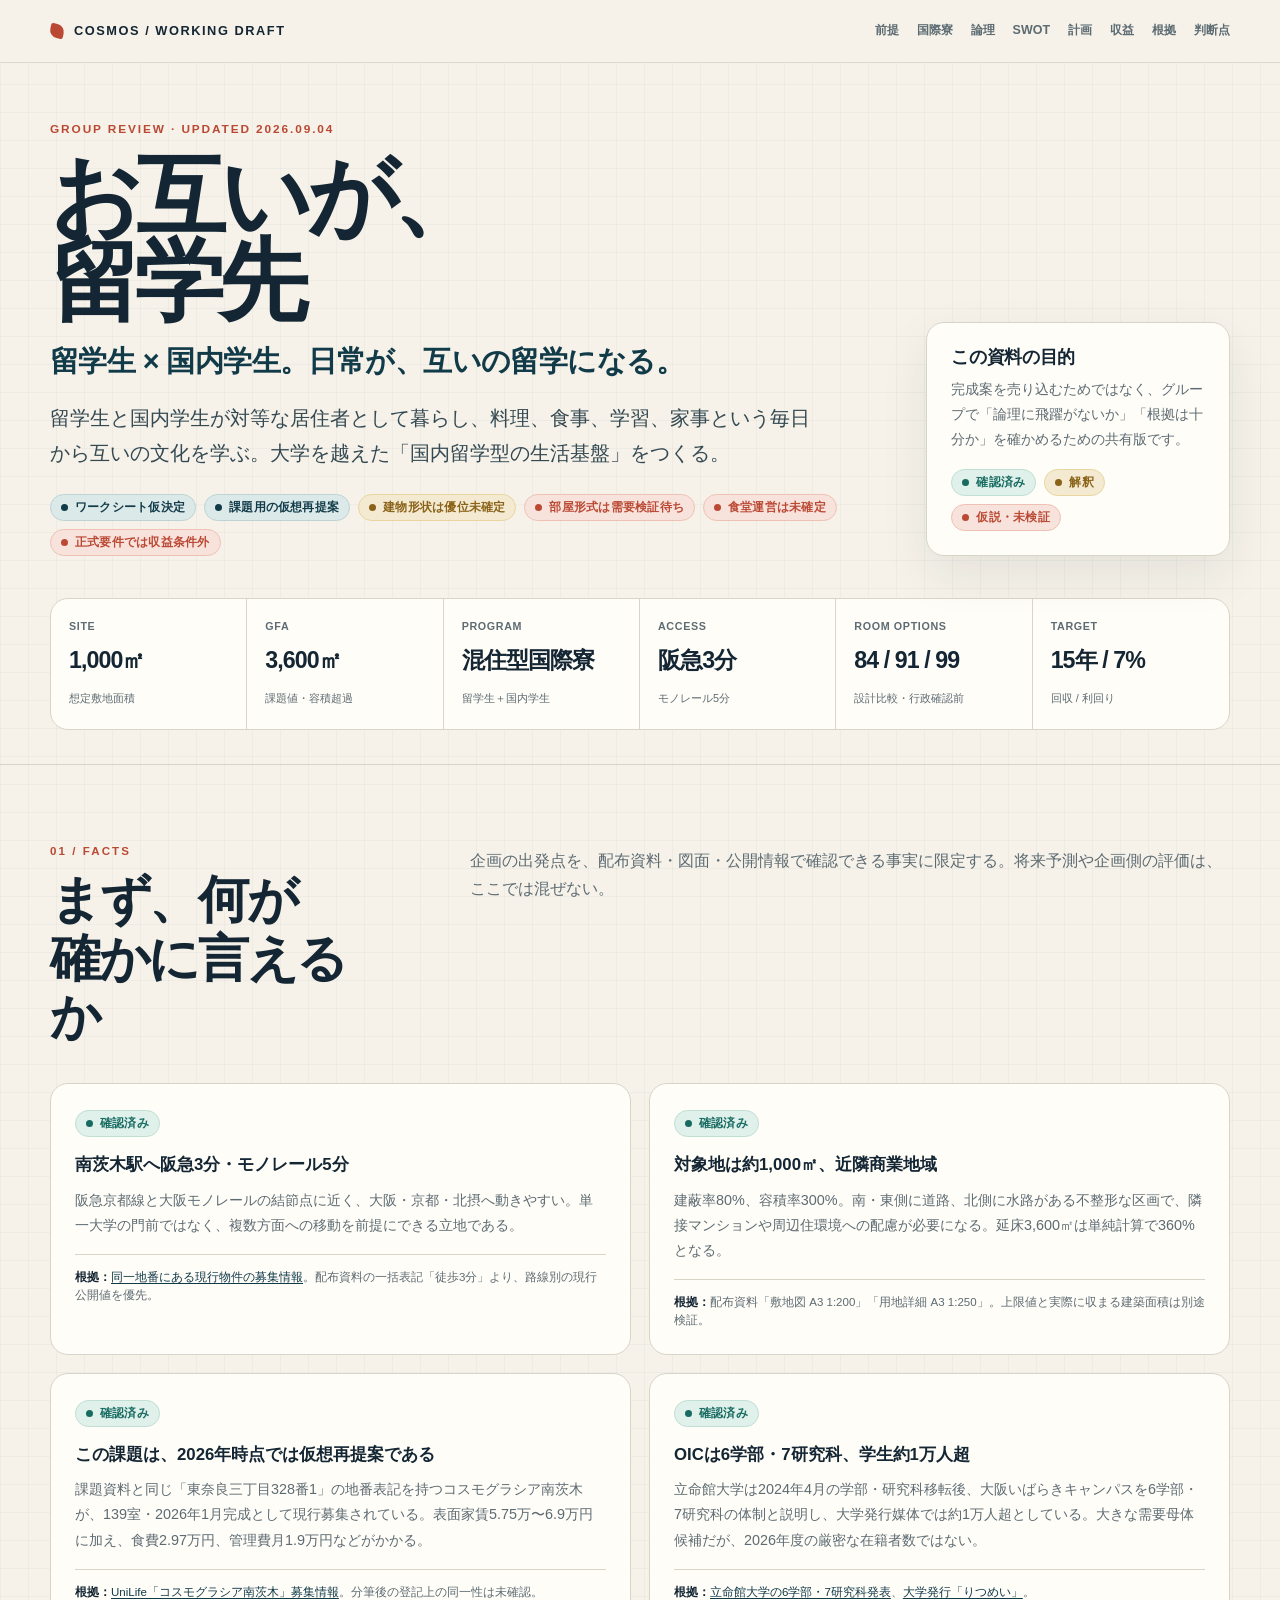
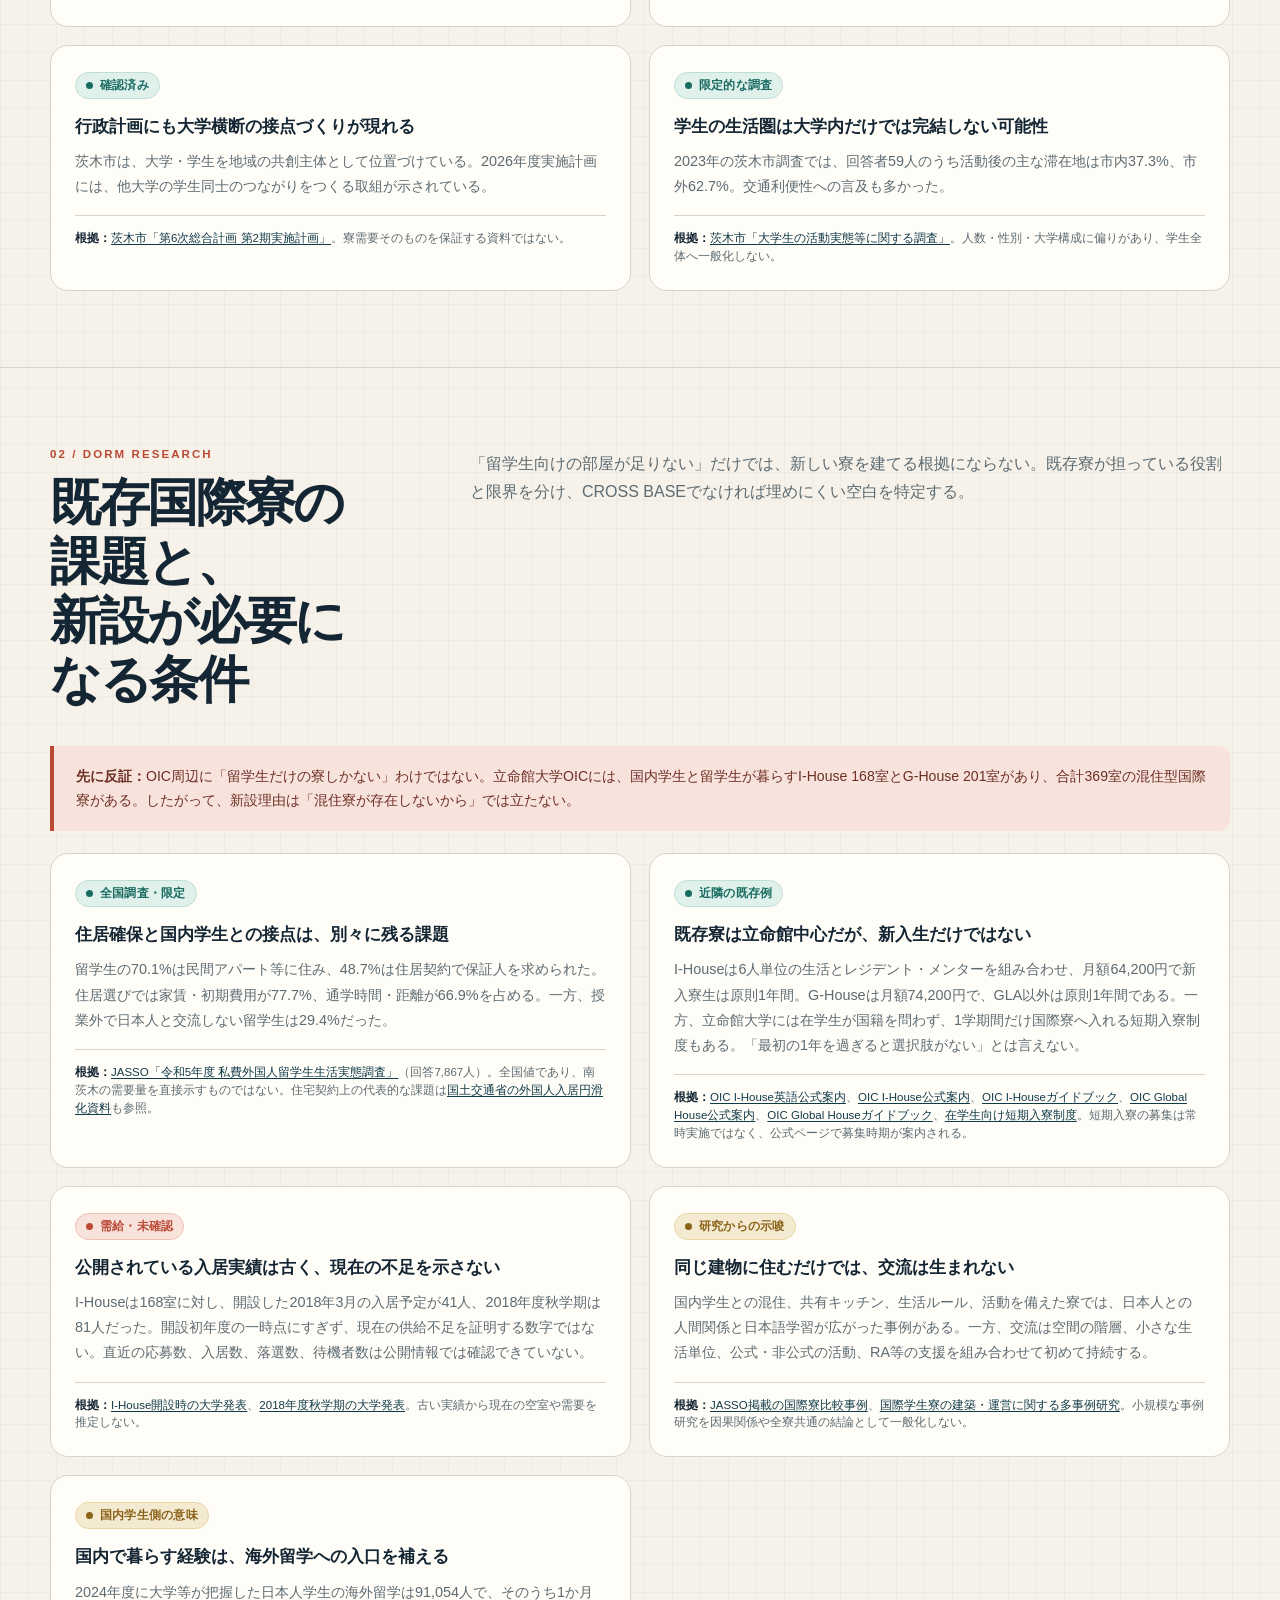
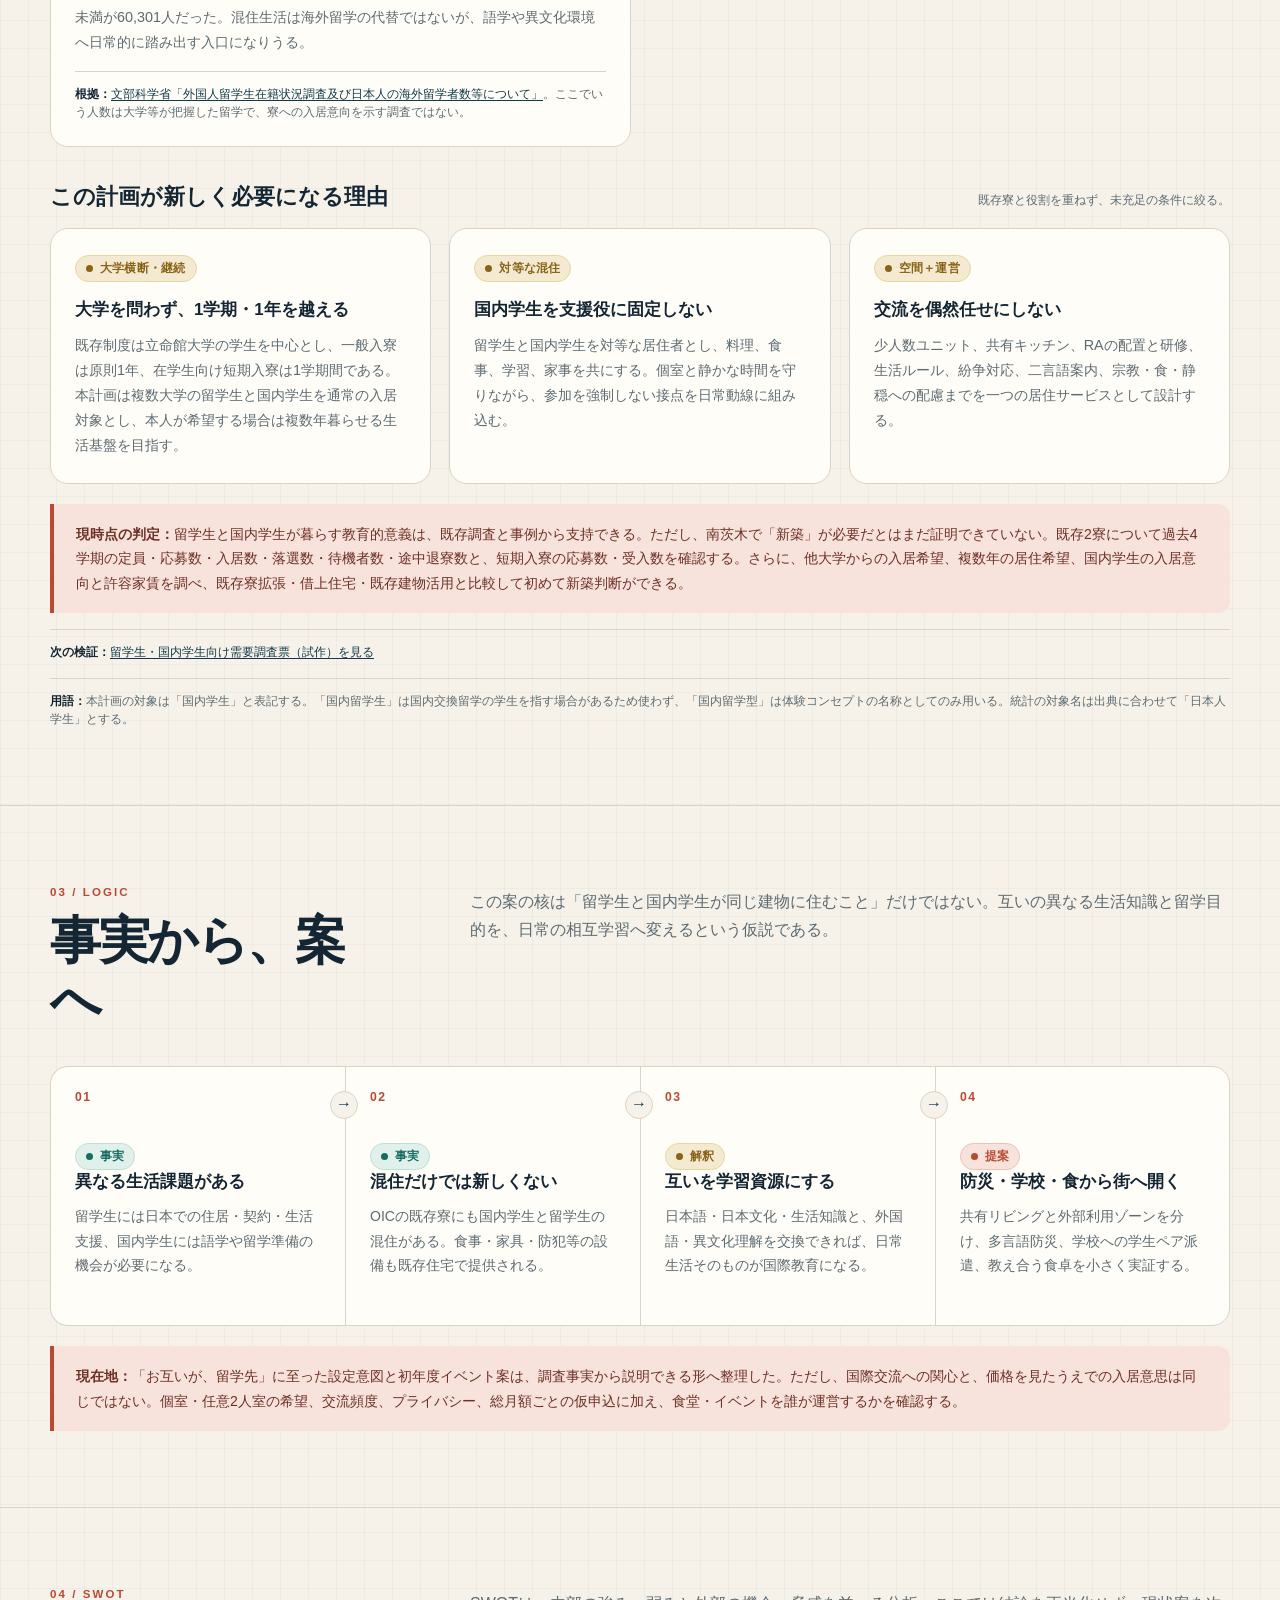
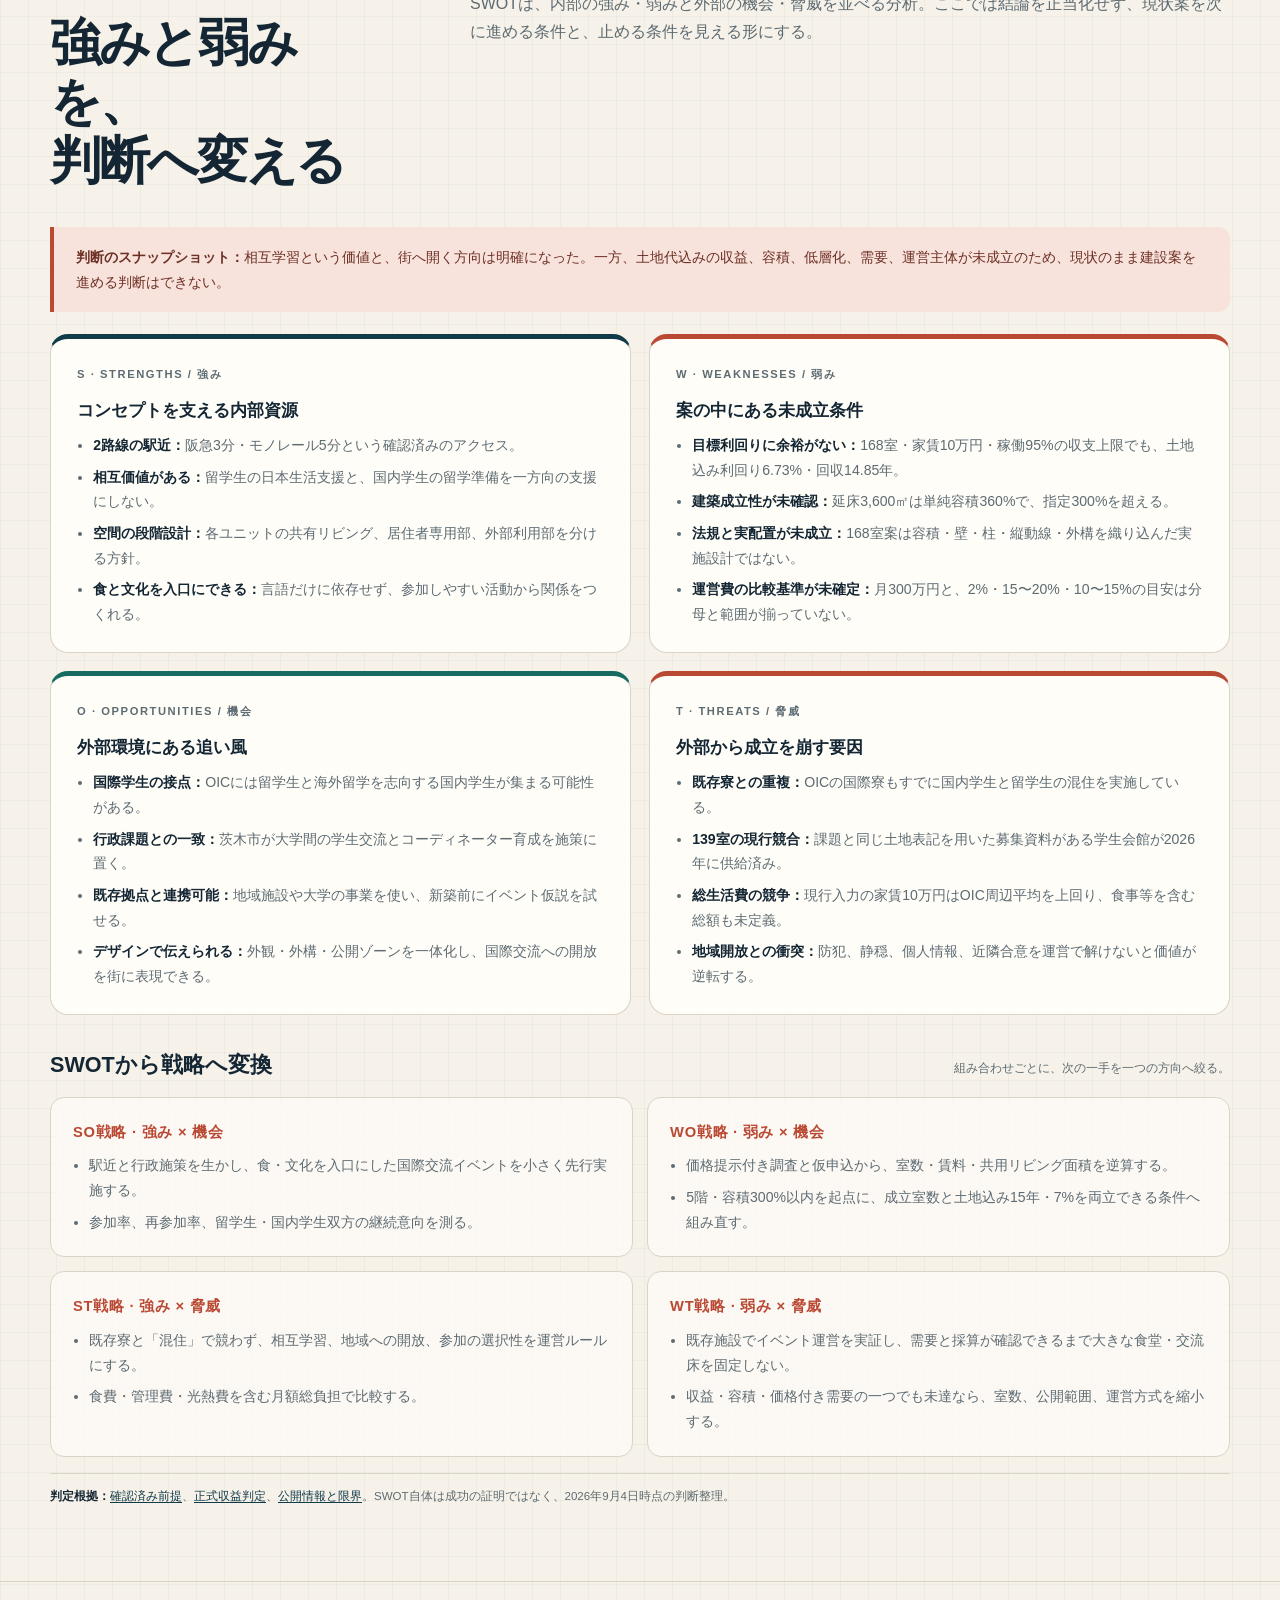
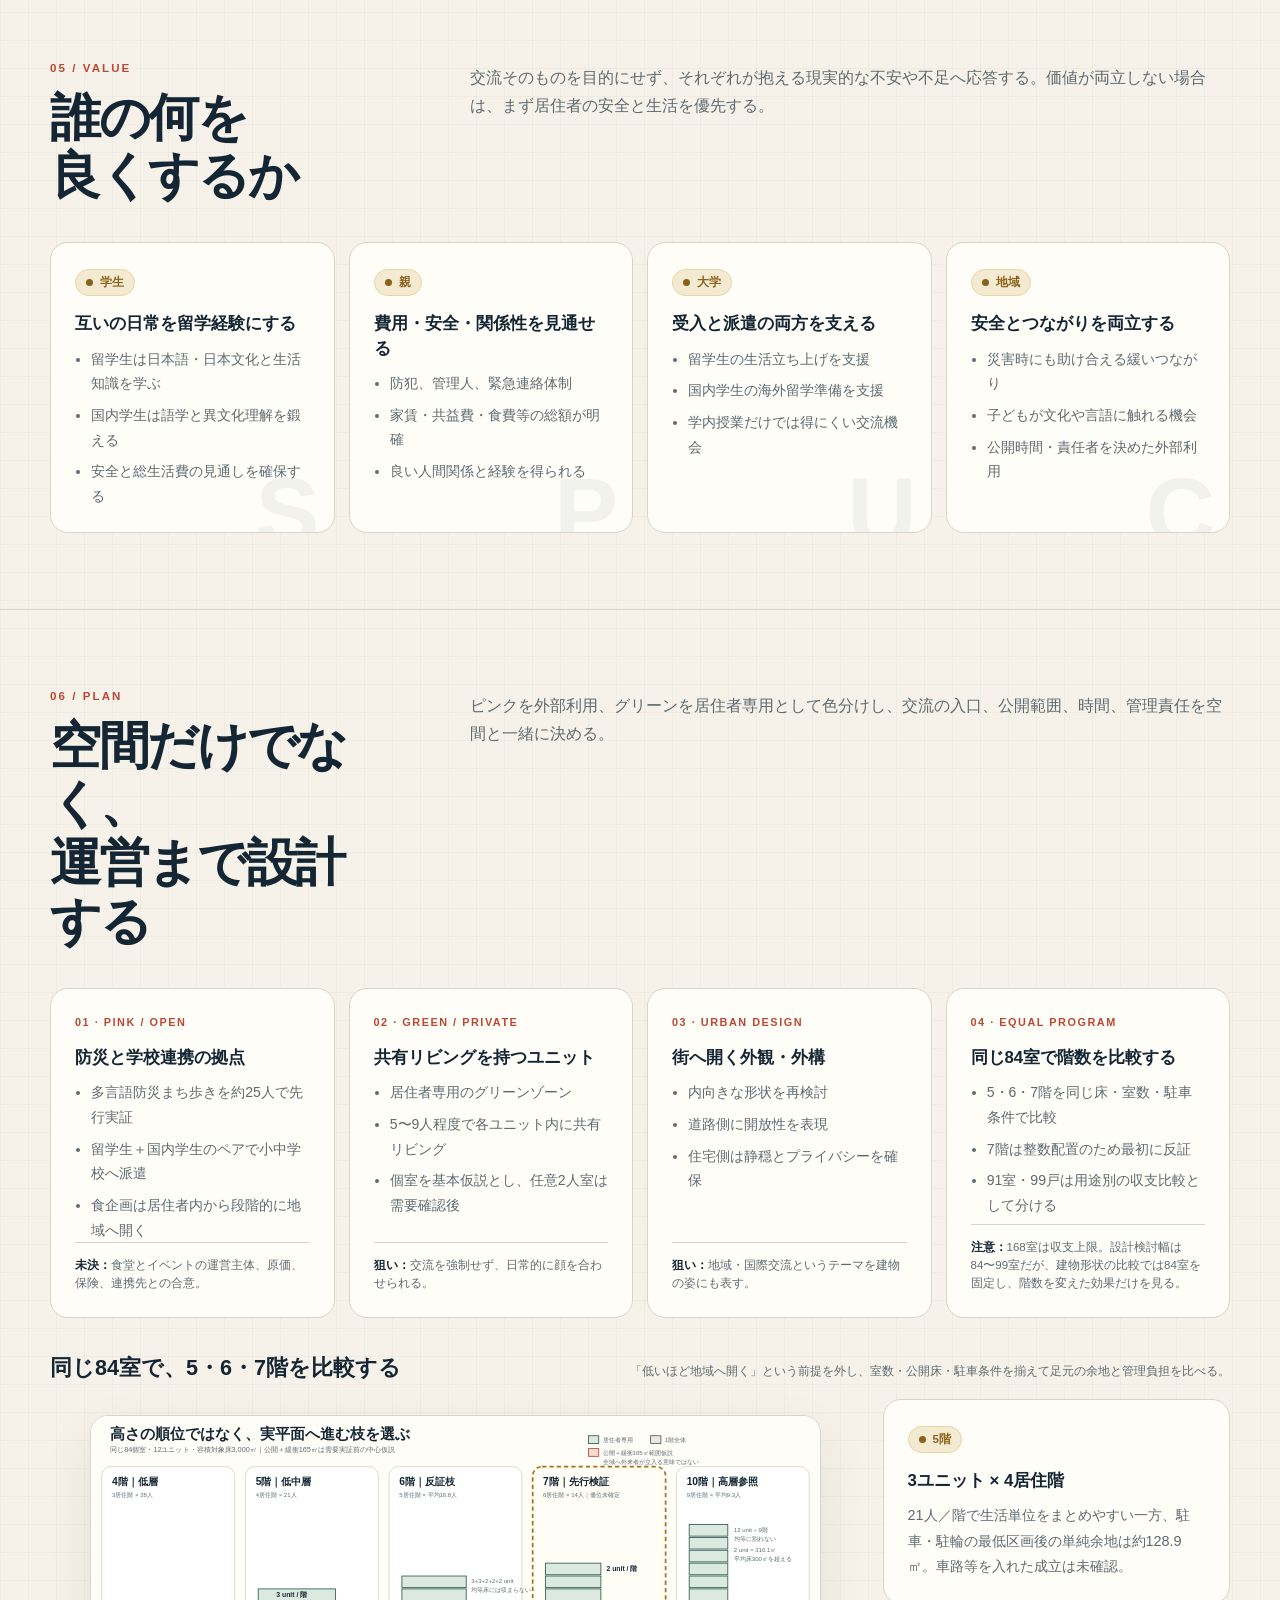
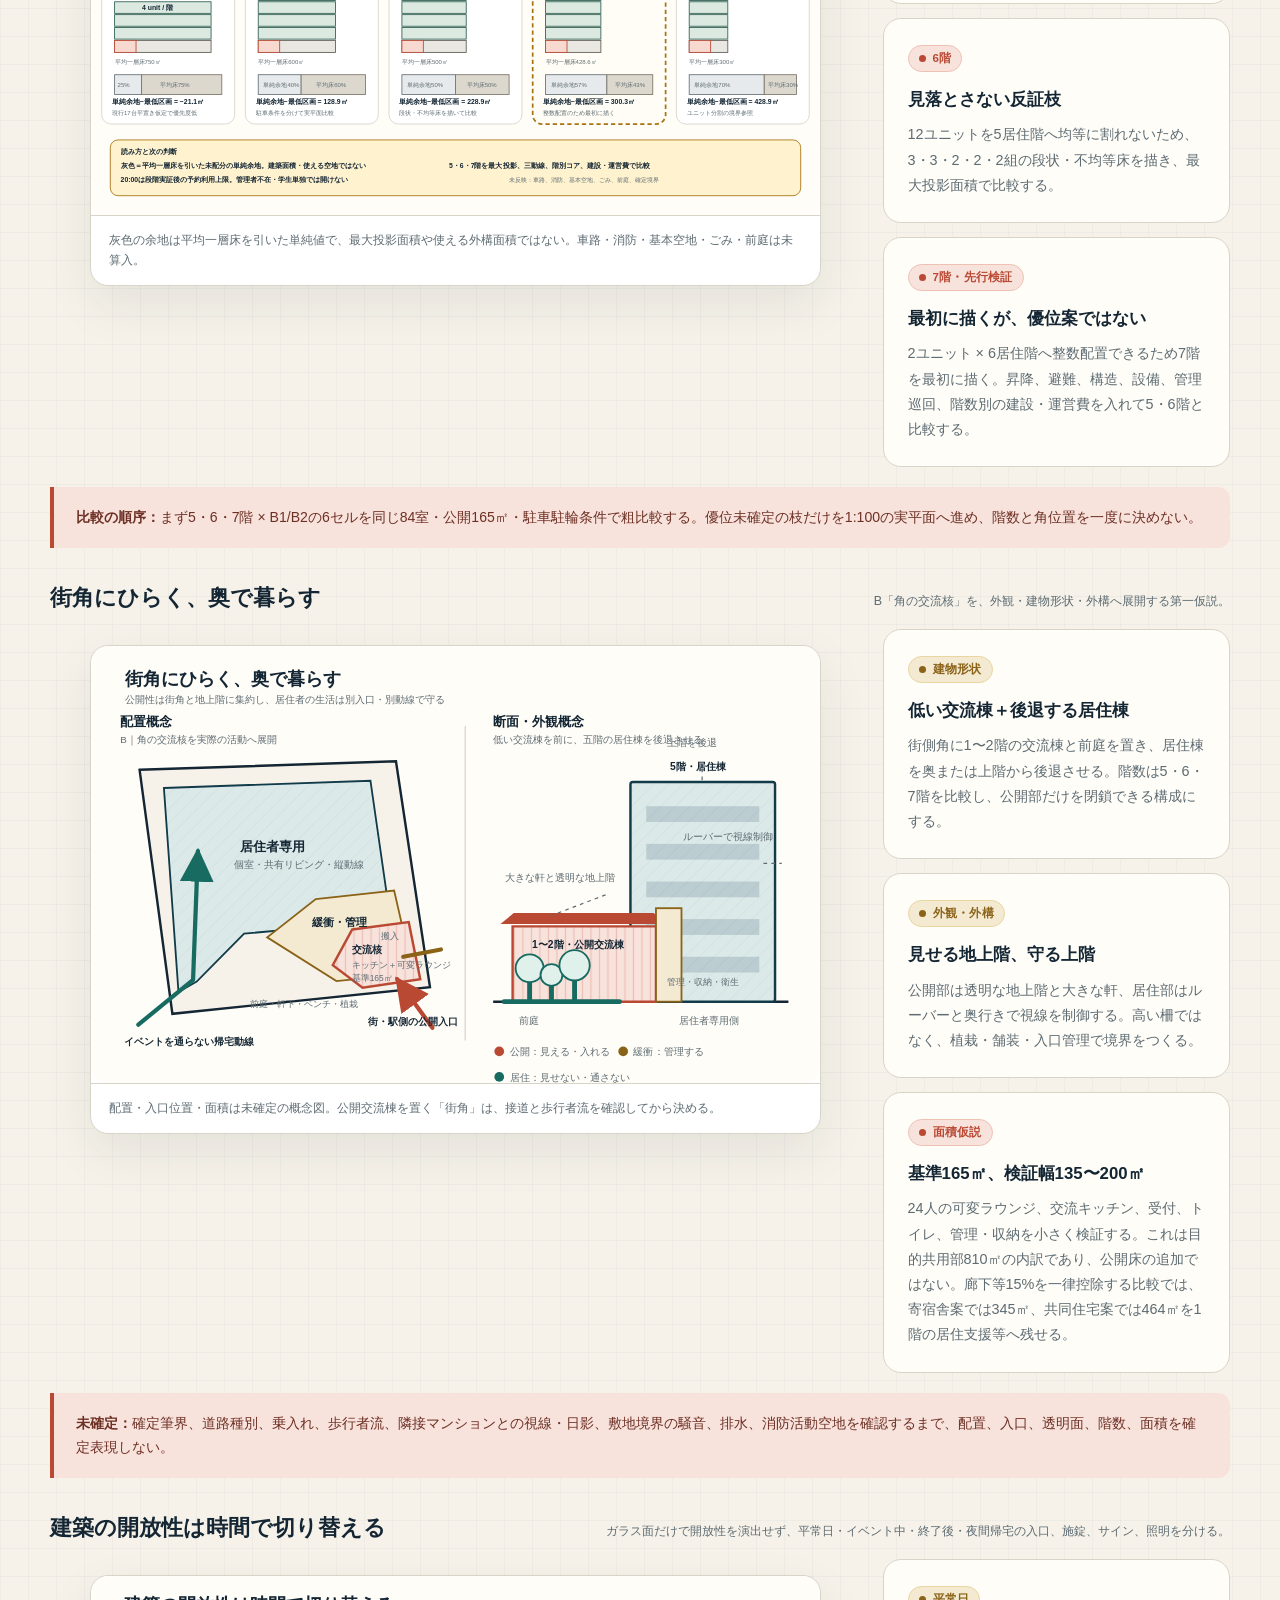
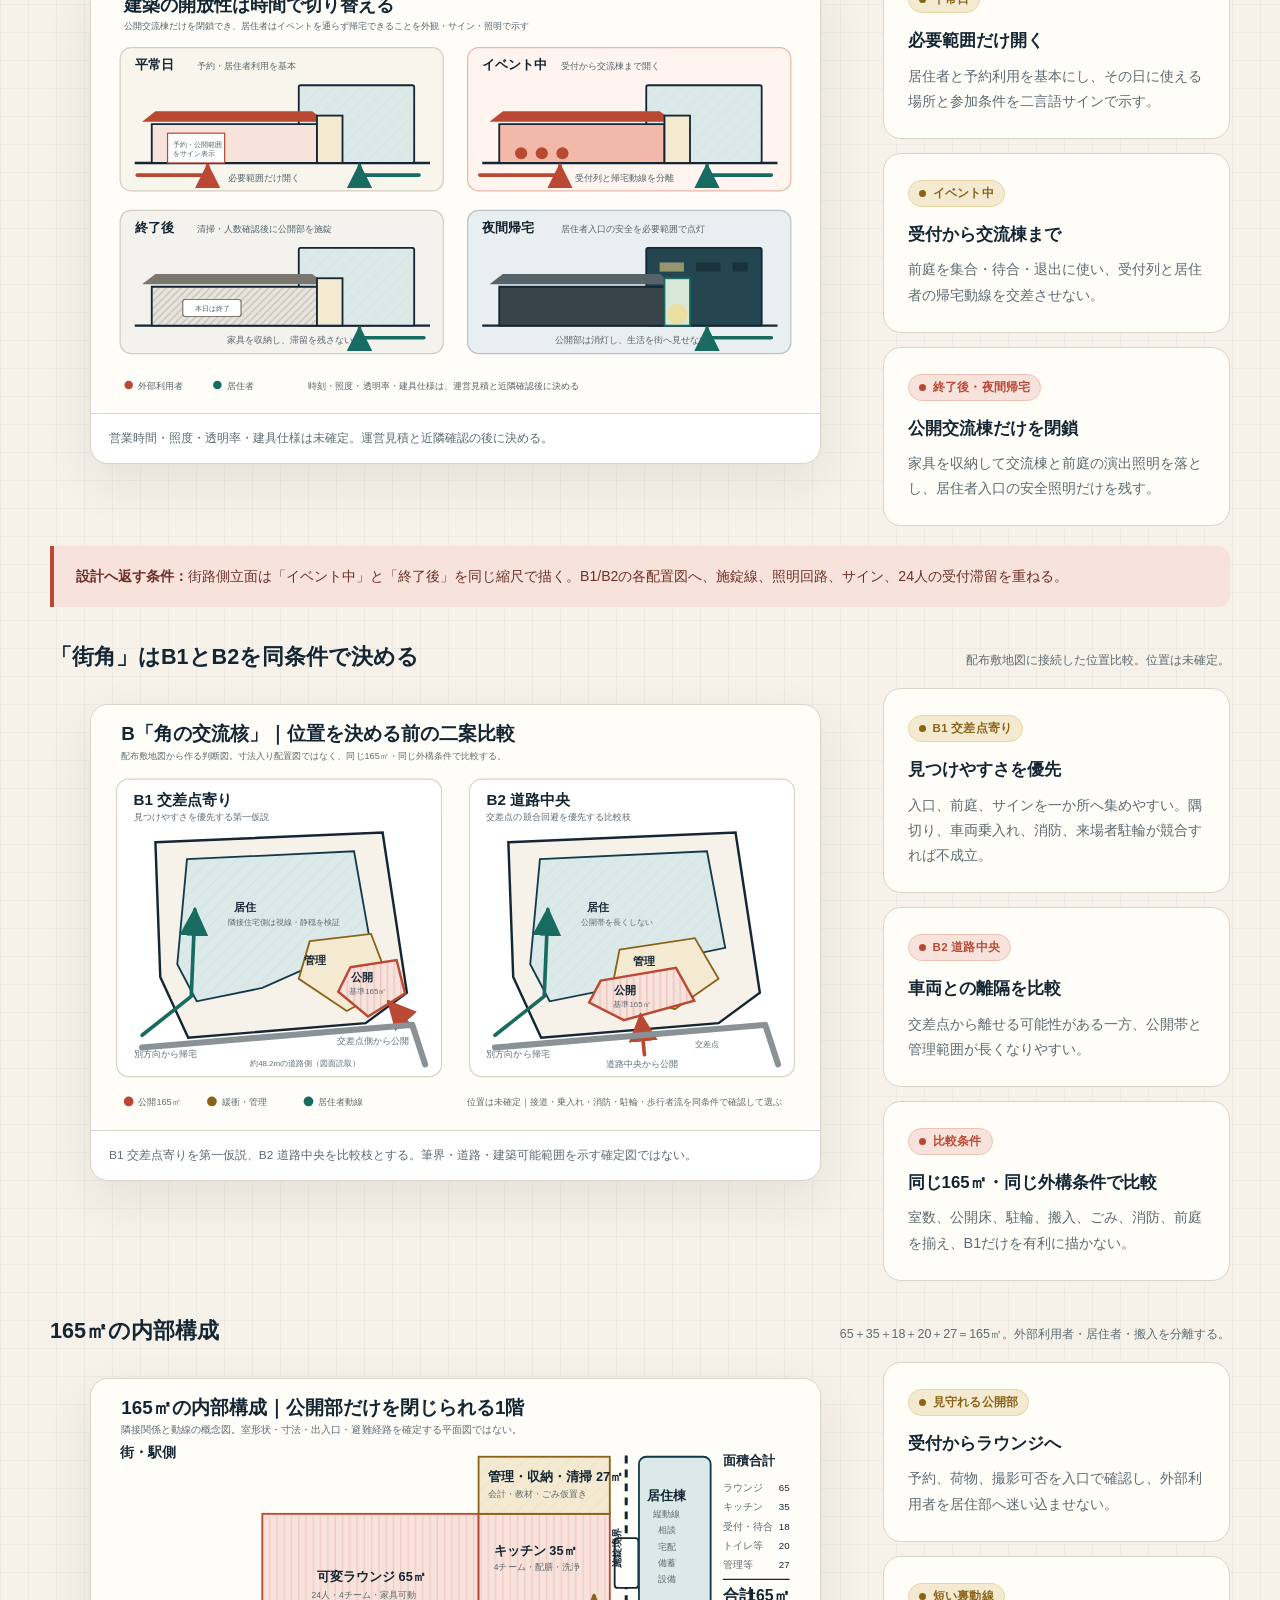
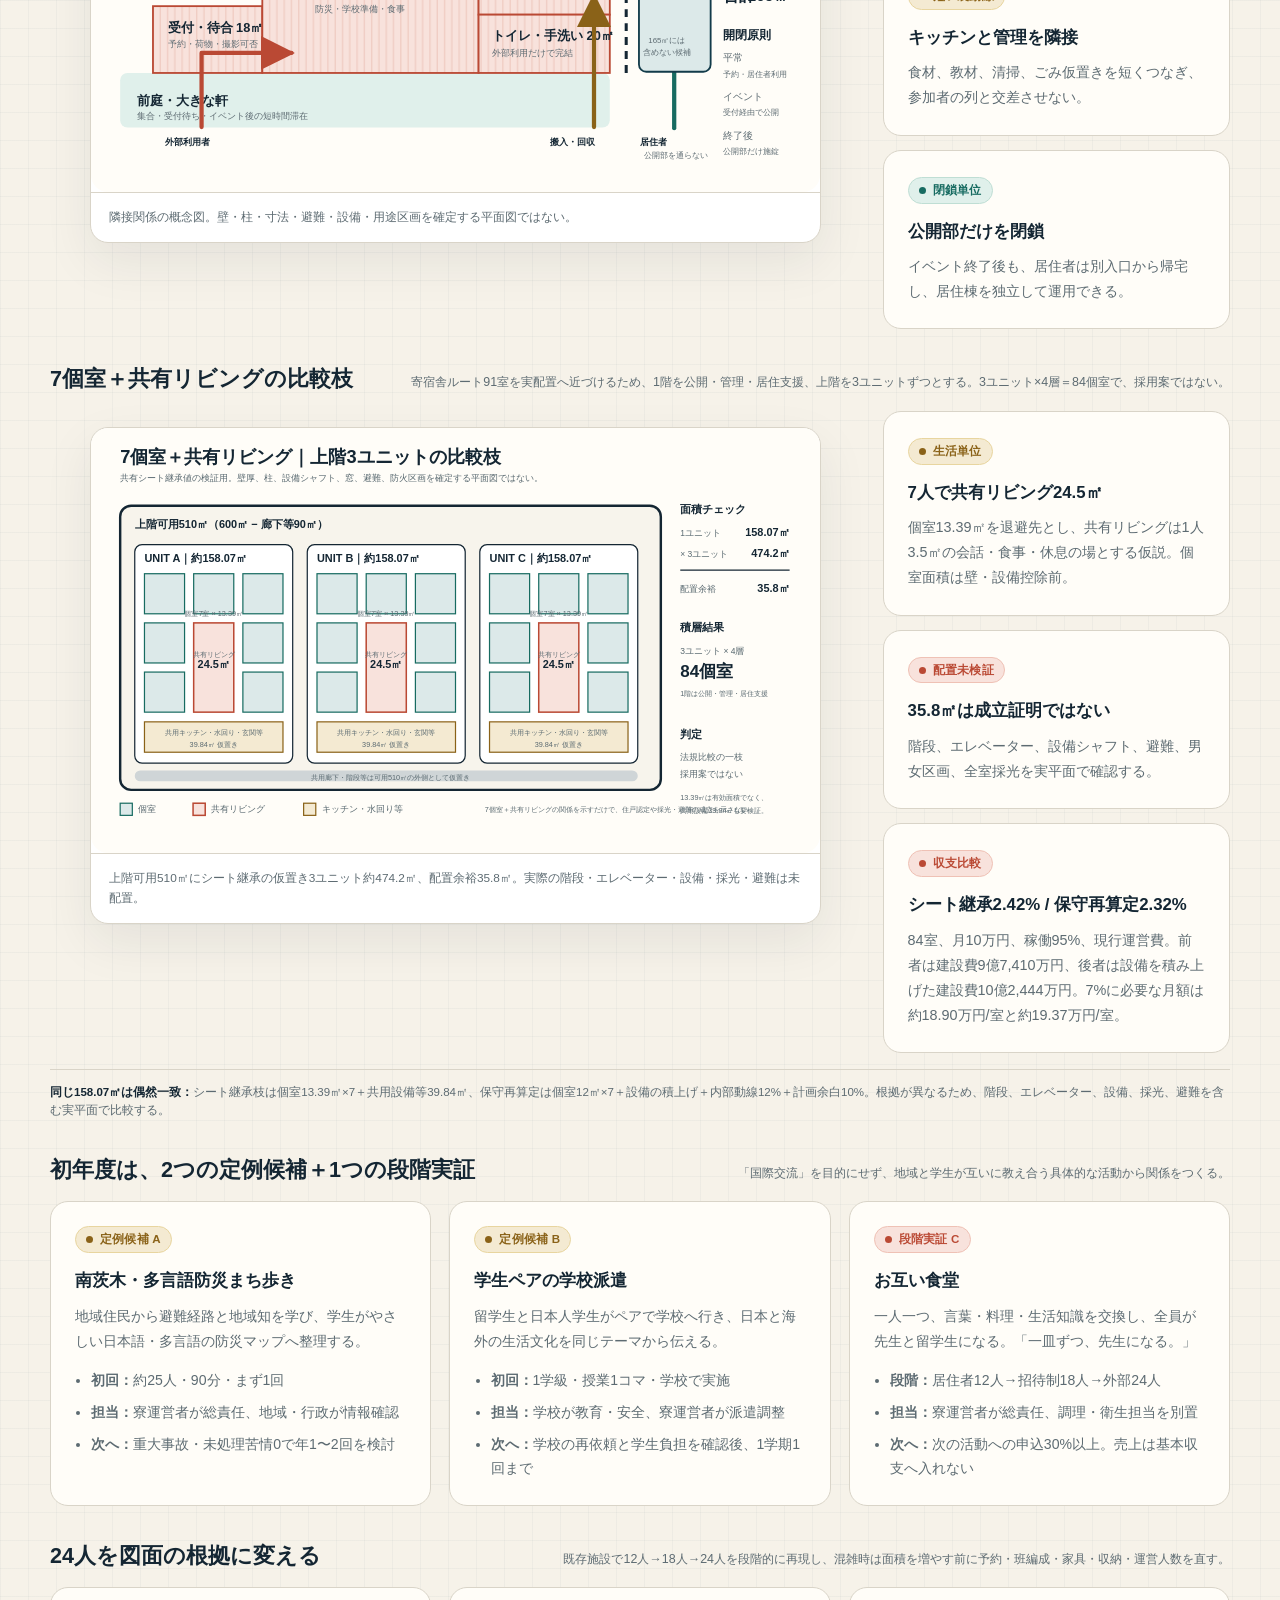
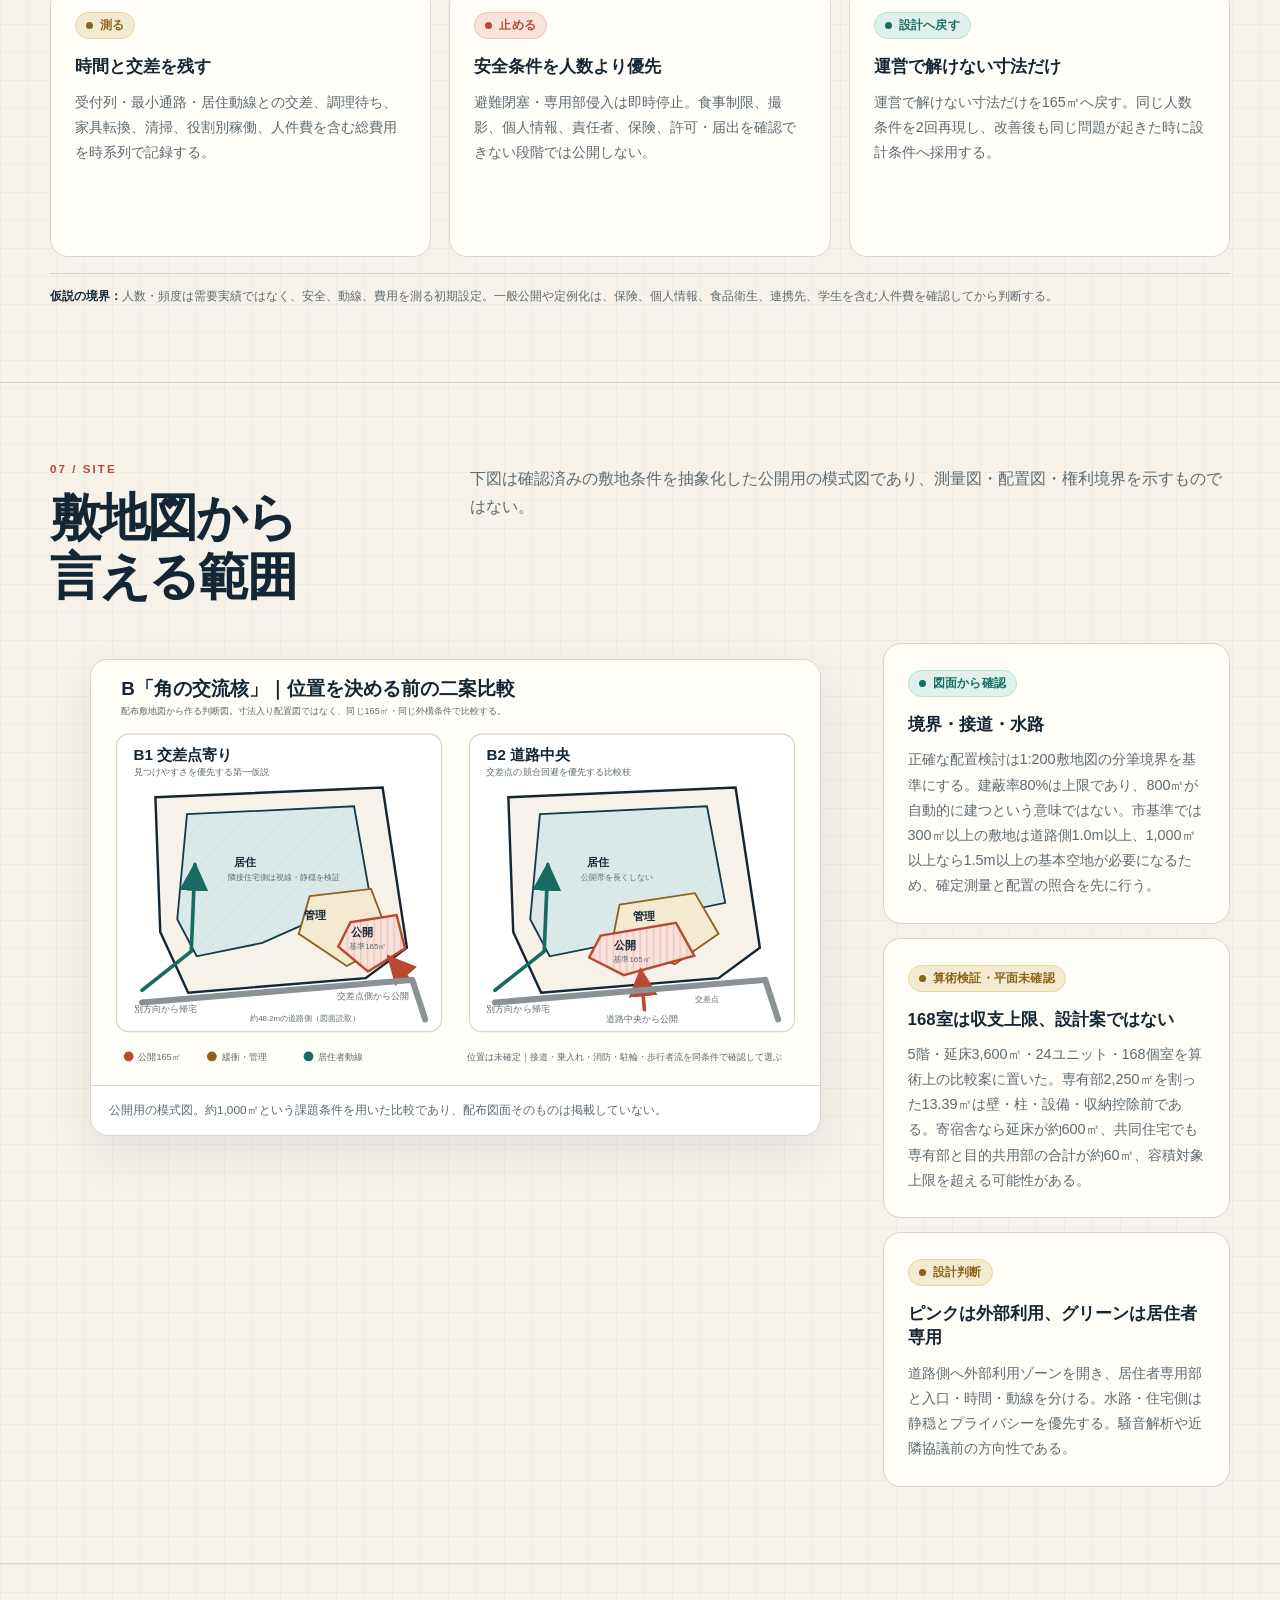
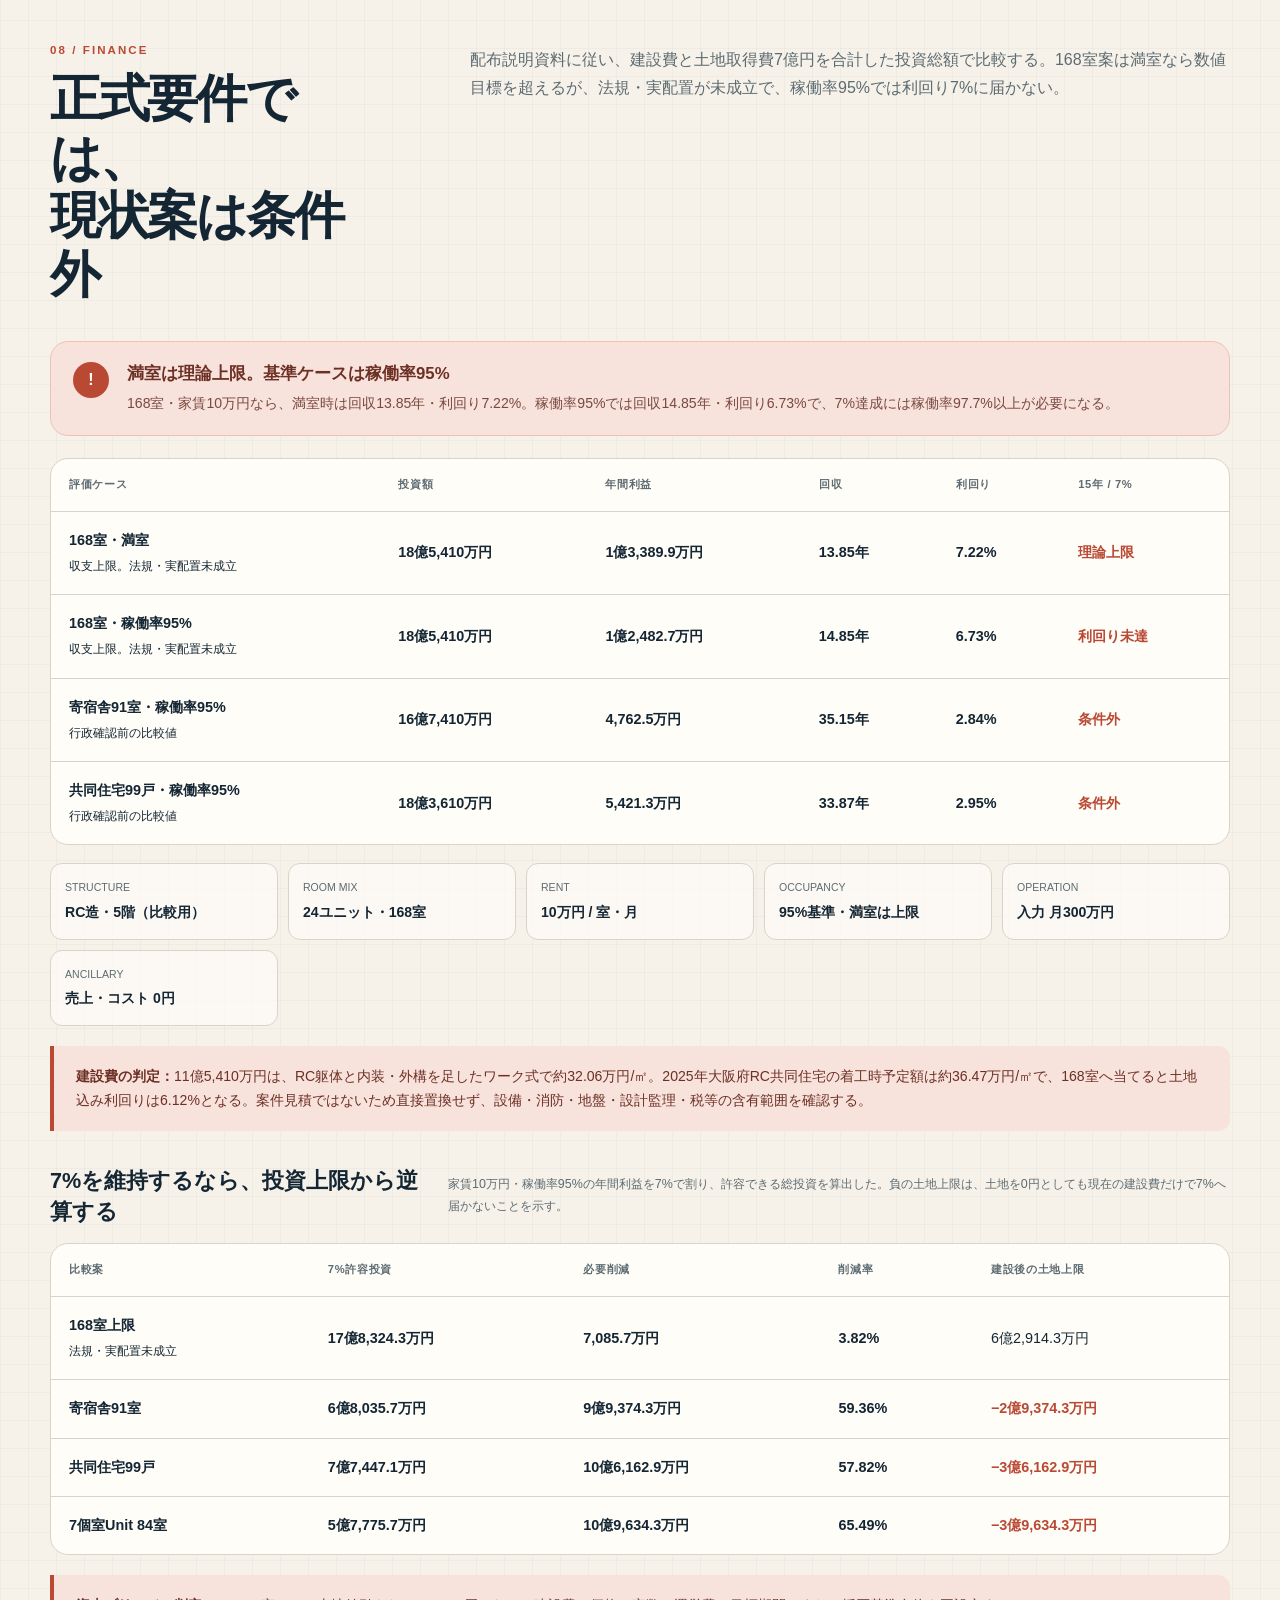
<file: proposal.html>
<!doctype html>
<html lang="ja">
<head>
  <meta charset="utf-8">
  <meta name="viewport" content="width=device-width, initial-scale=1">
  <link rel="icon" href="data:,">
  <meta name="description" content="COSMOS Architecture Event『お互いが、留学先』混住型国際寮案のグループ検討用資料。既存国際寮の課題、新設理由、収支、設計条件を根拠と限界つきで整理しています。">
  <title>お互いが、留学先｜現状案・根拠整理</title>
  <style>
    :root {
      --ink: #142633;
      --muted: #5d6b72;
      --paper: #f6f2e9;
      --surface: #fffdf8;
      --line: #d9d4c8;
      --navy: #123b4a;
      --navy-soft: #dce9e9;
      --verified: #176b61;
      --verified-soft: #e0f0eb;
      --inference: #8a6218;
      --inference-soft: #f4ead2;
      --open: #ba4934;
      --open-soft: #f8e2dc;
      --shadow: 0 18px 50px rgba(20, 38, 51, 0.08);
      --radius: 18px;
      --content: 1180px;
    }

    * { box-sizing: border-box; }
    html { scroll-behavior: smooth; }
    body {
      margin: 0;
      color: var(--ink);
      background:
        linear-gradient(rgba(18, 59, 74, 0.035) 1px, transparent 1px),
        linear-gradient(90deg, rgba(18, 59, 74, 0.035) 1px, transparent 1px),
        var(--paper);
      background-size: 28px 28px;
      font-family: -apple-system, BlinkMacSystemFont, "Hiragino Sans", "Yu Gothic", "Noto Sans JP", sans-serif;
      line-height: 1.75;
      -webkit-font-smoothing: antialiased;
    }
    a { color: var(--navy); text-underline-offset: 0.18em; }
    a:hover { color: var(--open); }
    img { max-width: 100%; display: block; }
    p, h1, h2, h3, h4 { margin-top: 0; }
    p:last-child { margin-bottom: 0; }
    :focus-visible { outline: 3px solid var(--open); outline-offset: 4px; }

    .page-shell {
      width: min(calc(100% - 40px), var(--content));
      margin: 0 auto;
    }

    .topbar {
      position: sticky;
      top: 0;
      z-index: 10;
      border-bottom: 1px solid rgba(217, 212, 200, 0.85);
      background: rgba(246, 242, 233, 0.92);
      backdrop-filter: blur(16px);
    }
    .topbar-inner {
      min-height: 62px;
      display: flex;
      align-items: center;
      justify-content: space-between;
      gap: 24px;
    }
    .wordmark {
      display: flex;
      align-items: center;
      gap: 10px;
      color: var(--ink);
      font-size: 0.8rem;
      font-weight: 800;
      letter-spacing: 0.12em;
      text-decoration: none;
      white-space: nowrap;
    }
    .wordmark-mark {
      width: 14px;
      height: 14px;
      border-radius: 2px 8px 2px 8px;
      background: var(--open);
      transform: rotate(12deg);
    }
    .topnav {
      display: flex;
      gap: 18px;
      overflow-x: auto;
      font-size: 0.78rem;
      font-weight: 700;
      white-space: nowrap;
      scrollbar-width: none;
    }
    .topnav::-webkit-scrollbar { display: none; }
    .topnav a { color: var(--muted); text-decoration: none; }

    .hero {
      padding: 56px 0 34px;
      border-bottom: 1px solid var(--line);
    }
    .eyebrow {
      margin-bottom: 14px;
      color: var(--open);
      font-size: 0.74rem;
      font-weight: 900;
      letter-spacing: 0.16em;
      text-transform: uppercase;
    }
    .hero-grid {
      display: grid;
      grid-template-columns: minmax(0, 1.45fr) minmax(300px, 0.55fr);
      gap: clamp(28px, 6vw, 76px);
      align-items: end;
    }
    h1 {
      max-width: 850px;
      margin-bottom: 20px;
      font-size: clamp(2.55rem, 7vw, 6rem);
      line-height: 0.95;
      letter-spacing: -0.065em;
    }
    h1 span {
      display: block;
      margin-top: 18px;
      color: var(--navy);
      font-size: clamp(1.1rem, 2.3vw, 1.8rem);
      line-height: 1.35;
      letter-spacing: -0.02em;
    }
    .hero-lead {
      max-width: 760px;
      margin-bottom: 24px;
      color: #344952;
      font-size: clamp(1rem, 1.9vw, 1.24rem);
    }
    .status-row, .legend-row {
      display: flex;
      flex-wrap: wrap;
      gap: 8px;
    }
    .badge {
      display: inline-flex;
      align-items: center;
      gap: 7px;
      width: fit-content;
      padding: 5px 10px;
      border: 1px solid transparent;
      border-radius: 999px;
      font-size: 0.72rem;
      font-weight: 800;
      line-height: 1.3;
      letter-spacing: 0.02em;
    }
    .badge::before {
      content: "";
      width: 7px;
      height: 7px;
      border-radius: 50%;
      background: currentColor;
    }
    .verified { color: var(--verified); background: var(--verified-soft); border-color: #bfded4; }
    .inference { color: var(--inference); background: var(--inference-soft); border-color: #e8d59f; }
    .open { color: var(--open); background: var(--open-soft); border-color: #efc1b5; }
    .neutral { color: var(--navy); background: var(--navy-soft); border-color: #bdd3d4; }

    .review-card {
      padding: 24px;
      border: 1px solid var(--line);
      border-radius: var(--radius);
      background: var(--surface);
      box-shadow: var(--shadow);
    }
    .review-card h2 {
      margin-bottom: 10px;
      font-size: 1.1rem;
      letter-spacing: -0.02em;
    }
    .review-card p { color: var(--muted); font-size: 0.88rem; }
    .review-card .legend-row { margin-top: 18px; }

    .snapshot {
      display: grid;
      grid-template-columns: repeat(6, 1fr);
      margin-top: 42px;
      border: 1px solid var(--line);
      border-radius: var(--radius);
      overflow: hidden;
      background: var(--surface);
    }
    .snapshot-item {
      min-width: 0;
      padding: 18px;
      border-right: 1px solid var(--line);
    }
    .snapshot-item:last-child { border-right: 0; }
    .snapshot-label {
      display: block;
      color: var(--muted);
      font-size: 0.67rem;
      font-weight: 800;
      letter-spacing: 0.06em;
    }
    .snapshot-value {
      display: block;
      margin: 4px 0 2px;
      font-size: clamp(1.1rem, 2vw, 1.45rem);
      font-weight: 900;
      letter-spacing: -0.04em;
    }
    .snapshot-note { color: var(--muted); font-size: 0.68rem; }

    main { padding-bottom: 80px; }
    .section {
      padding: 76px 0;
      border-bottom: 1px solid var(--line);
      scroll-margin-top: 60px;
    }
    .section:last-child { border-bottom: 0; }
    .section-head {
      display: grid;
      grid-template-columns: minmax(220px, 0.55fr) minmax(0, 1.45fr);
      gap: 44px;
      margin-bottom: 36px;
    }
    .section-number {
      display: block;
      margin-bottom: 10px;
      color: var(--open);
      font-size: 0.72rem;
      font-weight: 900;
      letter-spacing: 0.18em;
    }
    h2 {
      margin-bottom: 0;
      font-size: clamp(1.8rem, 4vw, 3.3rem);
      line-height: 1.15;
      letter-spacing: -0.045em;
    }
    .section-intro {
      max-width: 760px;
      margin: 6px 0 0 auto;
      color: var(--muted);
      font-size: 1rem;
    }
    h3 { margin-bottom: 10px; font-size: 1.05rem; line-height: 1.45; }
    h4 { margin-bottom: 8px; font-size: 0.82rem; letter-spacing: 0.05em; }

    .grid-2 { display: grid; grid-template-columns: repeat(2, minmax(0, 1fr)); gap: 18px; }
    .grid-3 { display: grid; grid-template-columns: repeat(3, minmax(0, 1fr)); gap: 18px; }
    .grid-4 { display: grid; grid-template-columns: repeat(4, minmax(0, 1fr)); gap: 14px; }
    .card {
      padding: 24px;
      border: 1px solid var(--line);
      border-radius: var(--radius);
      background: var(--surface);
    }
    .card p { color: var(--muted); font-size: 0.9rem; }
    .card .badge { margin-bottom: 16px; }
    .source-note {
      display: block;
      margin-top: 16px;
      padding-top: 14px;
      border-top: 1px solid var(--line);
      color: var(--muted);
      font-size: 0.72rem;
      line-height: 1.55;
    }
    .source-note strong { color: var(--ink); }

    .logic-chain {
      display: grid;
      grid-template-columns: repeat(4, minmax(0, 1fr));
      gap: 0;
      counter-reset: logic;
    }
    .logic-step {
      position: relative;
      min-height: 260px;
      padding: 74px 24px 24px;
      border: 1px solid var(--line);
      border-right: 0;
      background: var(--surface);
      counter-increment: logic;
    }
    .logic-step:first-child { border-radius: var(--radius) 0 0 var(--radius); }
    .logic-step:last-child { border-right: 1px solid var(--line); border-radius: 0 var(--radius) var(--radius) 0; }
    .logic-step::before {
      content: "0" counter(logic);
      position: absolute;
      top: 20px;
      left: 24px;
      color: var(--open);
      font-size: 0.76rem;
      font-weight: 900;
      letter-spacing: 0.12em;
    }
    .logic-step:not(:last-child)::after {
      content: "→";
      position: absolute;
      z-index: 2;
      top: 24px;
      right: -13px;
      width: 26px;
      height: 26px;
      border: 1px solid var(--line);
      border-radius: 50%;
      color: var(--navy);
      background: var(--paper);
      text-align: center;
      line-height: 24px;
      font-weight: 900;
    }
    .logic-step p { color: var(--muted); font-size: 0.88rem; }
    .challenge {
      margin-top: 20px;
      padding: 18px 22px;
      border-left: 4px solid var(--open);
      border-radius: 0 12px 12px 0;
      background: var(--open-soft);
      color: #6d3024;
      font-size: 0.88rem;
    }

    .swot-grid {
      display: grid;
      grid-template-columns: repeat(2, minmax(0, 1fr));
      gap: 18px;
      margin-top: 22px;
    }
    .swot-card {
      padding: 26px;
      border: 1px solid var(--line);
      border-top: 5px solid var(--navy);
      border-radius: var(--radius);
      background: var(--surface);
    }
    .swot-card.weaknesses, .swot-card.threats { border-top-color: var(--open); }
    .swot-card.opportunities { border-top-color: var(--verified); }
    .swot-label {
      display: block;
      margin-bottom: 14px;
      color: var(--muted);
      font-size: 0.7rem;
      font-weight: 900;
      letter-spacing: 0.14em;
      text-transform: uppercase;
    }
    .swot-card ul, .strategy-card ul {
      margin: 0;
      padding-left: 1.15em;
      color: var(--muted);
      font-size: 0.88rem;
    }
    .swot-card li strong { color: var(--ink); }
    .strategy-head {
      display: flex;
      align-items: baseline;
      justify-content: space-between;
      gap: 18px;
      margin: 34px 0 16px;
    }
    .strategy-head h3 { margin-bottom: 0; font-size: 1.35rem; }
    .strategy-head p { color: var(--muted); font-size: 0.78rem; }
    .strategy-grid {
      display: grid;
      grid-template-columns: repeat(2, minmax(0, 1fr));
      gap: 14px;
    }
    .strategy-card {
      padding: 22px;
      border: 1px solid var(--line);
      border-radius: 14px;
      background: rgba(255, 253, 248, 0.72);
    }
    .strategy-card h4 { color: var(--open); font-size: 0.92rem; }

    .stakeholder {
      position: relative;
      overflow: hidden;
    }
    .stakeholder::after {
      content: attr(data-letter);
      position: absolute;
      right: 14px;
      bottom: -28px;
      color: rgba(18, 59, 74, 0.06);
      font-size: 6rem;
      font-weight: 900;
      line-height: 1;
    }
    .stakeholder ul, .plan-card ul, .decision-card ul {
      margin: 0;
      padding-left: 1.15em;
      color: var(--muted);
      font-size: 0.88rem;
    }
    li + li { margin-top: 7px; }

    .plan-card {
      min-height: 270px;
      display: flex;
      flex-direction: column;
    }
    .plan-card .zone {
      margin-bottom: 14px;
      color: var(--open);
      font-size: 0.68rem;
      font-weight: 900;
      letter-spacing: 0.14em;
    }
    .plan-card .source-note { margin-top: auto; }

    .site-layout {
      display: grid;
      grid-template-columns: minmax(0, 1.4fr) minmax(280px, 0.6fr);
      gap: 22px;
      align-items: start;
    }
    .drawing {
      overflow: hidden;
      border: 1px solid var(--line);
      border-radius: var(--radius);
      background: white;
      box-shadow: var(--shadow);
    }
    .drawing img { width: 100%; height: auto; }
    .drawing figcaption {
      padding: 14px 18px;
      border-top: 1px solid var(--line);
      color: var(--muted);
      font-size: 0.74rem;
    }
    .site-notes { display: grid; gap: 14px; }

    .finance-alert {
      display: grid;
      grid-template-columns: auto 1fr;
      gap: 18px;
      align-items: start;
      margin-bottom: 22px;
      padding: 20px 22px;
      border: 1px solid #efc1b5;
      border-radius: var(--radius);
      background: var(--open-soft);
    }
    .alert-mark {
      width: 36px;
      height: 36px;
      border-radius: 50%;
      color: white;
      background: var(--open);
      text-align: center;
      line-height: 36px;
      font-weight: 900;
    }
    .finance-alert h3 { margin-bottom: 4px; color: #6d3024; }
    .finance-alert p { color: #7a493f; font-size: 0.88rem; }
    .finance-table-wrap {
      overflow-x: auto;
      border: 1px solid var(--line);
      border-radius: var(--radius);
      background: var(--surface);
    }
    table { width: 100%; border-collapse: collapse; min-width: 700px; }
    th, td { padding: 16px 18px; border-bottom: 1px solid var(--line); text-align: left; }
    th { color: var(--muted); font-size: 0.7rem; letter-spacing: 0.06em; text-transform: uppercase; }
    td { font-size: 0.9rem; }
    tr:last-child td { border-bottom: 0; }
    .number { font-variant-numeric: tabular-nums; font-weight: 850; }
    .pass { color: var(--verified); font-weight: 900; }
    .fail { color: var(--open); font-weight: 900; }
    .assumptions {
      display: grid;
      grid-template-columns: repeat(5, minmax(0, 1fr));
      gap: 10px;
      margin-top: 18px;
    }
    .assumption {
      padding: 14px;
      border: 1px solid var(--line);
      border-radius: 12px;
      background: rgba(255, 253, 248, 0.72);
    }
    .assumption span { display: block; color: var(--muted); font-size: 0.66rem; }
    .assumption strong { display: block; margin-top: 3px; font-size: 0.88rem; }

    .evidence-list { display: grid; gap: 12px; }
    .evidence-item {
      display: grid;
      grid-template-columns: 145px minmax(0, 1fr) 34px;
      gap: 18px;
      align-items: center;
      padding: 18px 20px;
      border: 1px solid var(--line);
      border-radius: 14px;
      background: var(--surface);
    }
    .evidence-item p { color: var(--muted); font-size: 0.82rem; }
    .evidence-link {
      display: grid;
      place-items: center;
      width: 34px;
      height: 34px;
      border: 1px solid var(--line);
      border-radius: 50%;
      color: var(--navy);
      text-decoration: none;
      font-weight: 900;
    }

    .decision-card {
      border-top: 5px solid var(--open);
      min-height: 260px;
    }
    .decision-no {
      display: block;
      margin-bottom: 18px;
      color: var(--open);
      font-size: 0.72rem;
      font-weight: 900;
      letter-spacing: 0.12em;
    }
    .decision-card .why {
      margin-top: 18px;
      padding-top: 14px;
      border-top: 1px solid var(--line);
      color: var(--ink);
      font-size: 0.76rem;
      font-weight: 750;
    }

    .footer {
      padding: 28px 0 42px;
      color: var(--muted);
      font-size: 0.74rem;
    }
    .footer-inner { display: flex; justify-content: space-between; gap: 24px; }

    @media (max-width: 960px) {
      .hero-grid, .section-head, .site-layout { grid-template-columns: 1fr; }
      .review-card { max-width: 620px; }
      .section-intro { margin-left: 0; }
      .snapshot { grid-template-columns: repeat(3, 1fr); }
      .snapshot-item:nth-child(3) { border-right: 0; }
      .snapshot-item:nth-child(-n+3) { border-bottom: 1px solid var(--line); }
      .logic-chain { grid-template-columns: repeat(2, 1fr); gap: 14px; }
      .logic-step, .logic-step:first-child, .logic-step:last-child { border: 1px solid var(--line); border-radius: var(--radius); }
      .logic-step:not(:last-child)::after { display: none; }
      .grid-4 { grid-template-columns: repeat(2, 1fr); }
      .grid-3 { grid-template-columns: repeat(2, 1fr); }
      .assumptions { grid-template-columns: repeat(3, 1fr); }
    }

    @media (max-width: 640px) {
      .page-shell { width: min(calc(100% - 26px), var(--content)); }
      .topbar-inner { align-items: flex-start; flex-direction: column; gap: 6px; padding: 10px 0; }
      .topnav { width: 100%; padding-bottom: 4px; }
      .hero { padding-top: 38px; }
      h1 { letter-spacing: -0.055em; }
      .snapshot { grid-template-columns: repeat(2, 1fr); }
      .snapshot-item, .snapshot-item:nth-child(3) { border-right: 1px solid var(--line); border-bottom: 1px solid var(--line); }
      .snapshot-item:nth-child(even) { border-right: 0; }
      .snapshot-item:nth-last-child(-n+2) { border-bottom: 0; }
      .section { padding: 54px 0; }
      .section-head { gap: 12px; margin-bottom: 26px; }
      .grid-2, .grid-3, .grid-4, .logic-chain, .swot-grid, .strategy-grid { grid-template-columns: 1fr; }
      .strategy-head { align-items: flex-start; flex-direction: column; gap: 4px; }
      .logic-step { min-height: auto; }
      .site-layout { gap: 14px; }
      .assumptions { grid-template-columns: repeat(2, 1fr); }
      .evidence-item { grid-template-columns: 1fr 34px; gap: 10px; }
      .evidence-item .badge { grid-column: 1 / -1; }
      .finance-table-wrap { overflow: visible; border: 0; background: transparent; }
      .finance-table-wrap table { min-width: 0; }
      .finance-table-wrap thead {
        position: absolute;
        width: 1px;
        height: 1px;
        padding: 0;
        margin: -1px;
        overflow: hidden;
        clip: rect(0, 0, 0, 0);
        white-space: nowrap;
        border: 0;
      }
      .finance-table-wrap tbody,
      .finance-table-wrap tr { display: block; width: 100%; }
      .finance-table-wrap tr {
        margin-bottom: 12px;
        overflow: hidden;
        border: 1px solid var(--line);
        border-radius: 14px;
        background: var(--surface);
      }
      .finance-table-wrap td,
      .finance-table-wrap tr:last-child td {
        display: grid;
        grid-template-columns: minmax(92px, 0.45fr) 1fr;
        gap: 12px;
        width: 100%;
        padding: 12px 14px;
        border-bottom: 1px solid var(--line);
      }
      .finance-table-wrap td:last-child,
      .finance-table-wrap tr:last-child td:last-child { border-bottom: 0; }
      .finance-table-wrap td::before {
        content: attr(data-label);
        color: var(--muted);
        font-size: 0.66rem;
        font-weight: 800;
        letter-spacing: 0.04em;
      }
      .footer-inner { flex-direction: column; }
    }

    @media (prefers-reduced-motion: reduce) {
      html { scroll-behavior: auto; }
    }

    @media print {
      @page { margin: 14mm; size: A4; }
      body { background: white; font-size: 10pt; }
      .page-shell { width: 100%; }
      .topbar { display: none; }
      .hero { padding-top: 0; }
      .section { padding: 28px 0; break-inside: auto; }
      .card, .logic-step, .drawing, .finance-alert, .evidence-item, .decision-card { break-inside: avoid; box-shadow: none; }
      a { color: var(--ink); text-decoration: none; }
      .source-note a::after, .evidence-item a::after { content: " (" attr(href) ")"; overflow-wrap: anywhere; }
    }
  </style>
</head>
<body>
  <header class="topbar">
    <div class="page-shell topbar-inner">
      <a class="wordmark" href="#summary"><span class="wordmark-mark" aria-hidden="true">&nbsp;</span>COSMOS / WORKING DRAFT</a>
      <nav class="topnav" aria-label="ページ内ナビゲーション">
        <a href="#facts">前提</a>
        <a href="#dorm-research">国際寮</a>
        <a href="#logic">論理</a>
        <a href="#swot">SWOT</a>
        <a href="#plan">計画</a>
        <a href="#finance">収益</a>
        <a href="#evidence">根拠</a>
        <a href="#decisions">判断点</a>
      </nav>
    </div>
  </header>

  <header class="hero" id="summary">
    <div class="page-shell">
      <p class="eyebrow">Group review · updated 2026.09.04</p>
      <div class="hero-grid">
        <div>
          <h1>お互いが、<br>留学先<span>留学生 × 国内学生。日常が、互いの留学になる。</span></h1>
          <p class="hero-lead">留学生と国内学生が対等な居住者として暮らし、料理、食事、学習、家事という毎日から互いの文化を学ぶ。大学を越えた「国内留学型の生活基盤」をつくる。</p>
          <div class="status-row" aria-label="企画の現在地">
            <span class="badge neutral">ワークシート仮決定</span>
            <span class="badge neutral">課題用の仮想再提案</span>
            <span class="badge inference">建物形状は優位未確定</span>
            <span class="badge open">部屋形式は需要検証待ち</span>
            <span class="badge open">食堂運営は未確定</span>
            <span class="badge open">正式要件では収益条件外</span>
          </div>
        </div>
        <aside class="review-card" aria-label="この資料の読み方">
          <h2>この資料の目的</h2>
          <p>完成案を売り込むためではなく、グループで「論理に飛躍がないか」「根拠は十分か」を確かめるための共有版です。</p>
          <div class="legend-row">
            <span class="badge verified">確認済み</span>
            <span class="badge inference">解釈</span>
            <span class="badge open">仮説・未検証</span>
          </div>
        </aside>
      </div>

      <div class="snapshot" aria-label="計画前提の概要">
        <div class="snapshot-item"><span class="snapshot-label">SITE</span><strong class="snapshot-value">1,000㎡</strong><span class="snapshot-note">想定敷地面積</span></div>
        <div class="snapshot-item"><span class="snapshot-label">GFA</span><strong class="snapshot-value">3,600㎡</strong><span class="snapshot-note">課題値・容積超過</span></div>
        <div class="snapshot-item"><span class="snapshot-label">PROGRAM</span><strong class="snapshot-value">混住型国際寮</strong><span class="snapshot-note">留学生＋国内学生</span></div>
        <div class="snapshot-item"><span class="snapshot-label">ACCESS</span><strong class="snapshot-value">阪急3分</strong><span class="snapshot-note">モノレール5分</span></div>
        <div class="snapshot-item"><span class="snapshot-label">ROOM OPTIONS</span><strong class="snapshot-value">84 / 91 / 99</strong><span class="snapshot-note">設計比較・行政確認前</span></div>
        <div class="snapshot-item"><span class="snapshot-label">TARGET</span><strong class="snapshot-value">15年 / 7%</strong><span class="snapshot-note">回収 / 利回り</span></div>
      </div>
    </div>
  </header>

  <main>
    <section class="section" id="facts">
      <div class="page-shell">
        <div class="section-head">
          <div><span class="section-number">01 / FACTS</span><h2>まず、何が<br>確かに言えるか</h2></div>
          <p class="section-intro">企画の出発点を、配布資料・図面・公開情報で確認できる事実に限定する。将来予測や企画側の評価は、ここでは混ぜない。</p>
        </div>
        <div class="grid-2">
          <article class="card">
            <span class="badge verified">確認済み</span>
            <h3>南茨木駅へ阪急3分・モノレール5分</h3>
            <p>阪急京都線と大阪モノレールの結節点に近く、大阪・京都・北摂へ動きやすい。単一大学の門前ではなく、複数方面への移動を前提にできる立地である。</p>
            <span class="source-note"><strong>根拠：</strong><a href="https://unilife.co.jp/view/12855" target="_blank" rel="noopener noreferrer">同一地番にある現行物件の募集情報</a>。配布資料の一括表記「徒歩3分」より、路線別の現行公開値を優先。</span>
          </article>
          <article class="card">
            <span class="badge verified">確認済み</span>
            <h3>対象地は約1,000㎡、近隣商業地域</h3>
            <p>建蔽率80%、容積率300%。南・東側に道路、北側に水路がある不整形な区画で、隣接マンションや周辺住環境への配慮が必要になる。延床3,600㎡は単純計算で360%となる。</p>
            <span class="source-note"><strong>根拠：</strong>配布資料「敷地図 A3 1:200」「用地詳細 A3 1:250」。上限値と実際に収まる建築面積は別途検証。</span>
          </article>
          <article class="card">
            <span class="badge verified">確認済み</span>
            <h3>この課題は、2026年時点では仮想再提案である</h3>
            <p>課題資料と同じ「東奈良三丁目328番1」の地番表記を持つコスモグラシア南茨木が、139室・2026年1月完成として現行募集されている。表面家賃5.75万〜6.9万円に加え、食費2.97万円、管理費月1.9万円などがかかる。</p>
            <span class="source-note"><strong>根拠：</strong><a href="https://unilife.co.jp/view/12855" target="_blank" rel="noopener noreferrer">UniLife「コスモグラシア南茨木」募集情報</a>。分筆後の登記上の同一性は未確認。</span>
          </article>
          <article class="card">
            <span class="badge verified">確認済み</span>
            <h3>OICは6学部・7研究科、学生約1万人超</h3>
            <p>立命館大学は2024年4月の学部・研究科移転後、大阪いばらきキャンパスを6学部・7研究科の体制と説明し、大学発行媒体では約1万人超としている。大きな需要母体候補だが、2026年度の厳密な在籍者数ではない。</p>
            <span class="source-note"><strong>根拠：</strong><a href="https://www.ritsumei.ac.jp/news/detail/?id=3660" target="_blank" rel="noopener noreferrer">立命館大学の6学部・7研究科発表</a>、<a href="https://www.ritsumei.ac.jp/brochure/alumni/294/pageindices/index12.html" target="_blank" rel="noopener noreferrer">大学発行「りつめい」</a>。</span>
          </article>
          <article class="card">
            <span class="badge verified">確認済み</span>
            <h3>行政計画にも大学横断の接点づくりが現れる</h3>
            <p>茨木市は、大学・学生を地域の共創主体として位置づけている。2026年度実施計画には、他大学の学生同士のつながりをつくる取組が示されている。</p>
            <span class="source-note"><strong>根拠：</strong><a href="https://www.city.ibaraki.osaka.jp/material/files/group/13/dainikizisshikeikaku.pdf" target="_blank" rel="noopener noreferrer">茨木市「第6次総合計画 第2期実施計画」</a>。寮需要そのものを保証する資料ではない。</span>
          </article>
          <article class="card">
            <span class="badge verified">限定的な調査</span>
            <h3>学生の生活圏は大学内だけでは完結しない可能性</h3>
            <p>2023年の茨木市調査では、回答者59人のうち活動後の主な滞在地は市内37.3%、市外62.7%。交通利便性への言及も多かった。</p>
            <span class="source-note"><strong>根拠：</strong><a href="https://www.city.ibaraki.osaka.jp/material/files/group/13/anke_daigaku.pdf" target="_blank" rel="noopener noreferrer">茨木市「大学生の活動実態等に関する調査」</a>。人数・性別・大学構成に偏りがあり、学生全体へ一般化しない。</span>
          </article>
        </div>
      </div>
    </section>

    <section class="section" id="dorm-research">
      <div class="page-shell">
        <div class="section-head">
          <div><span class="section-number">02 / DORM RESEARCH</span><h2>既存国際寮の課題と、<br>新設が必要になる条件</h2></div>
          <p class="section-intro">「留学生向けの部屋が足りない」だけでは、新しい寮を建てる根拠にならない。既存寮が担っている役割と限界を分け、CROSS BASEでなければ埋めにくい空白を特定する。</p>
        </div>

        <div class="challenge"><strong>先に反証：</strong>OIC周辺に「留学生だけの寮しかない」わけではない。立命館大学OICには、国内学生と留学生が暮らすI-House 168室とG-House 201室があり、合計369室の混住型国際寮がある。したがって、新設理由は「混住寮が存在しないから」では立たない。</div>

        <div class="grid-2" style="margin-top: 22px;">
          <article class="card">
            <span class="badge verified">全国調査・限定</span>
            <h3>住居確保と国内学生との接点は、別々に残る課題</h3>
            <p>留学生の70.1%は民間アパート等に住み、48.7%は住居契約で保証人を求められた。住居選びでは家賃・初期費用が77.7%、通学時間・距離が66.9%を占める。一方、授業外で日本人と交流しない留学生は29.4%だった。</p>
            <span class="source-note"><strong>根拠：</strong><a href="https://www.studyinjapan.go.jp/ja/_mt/2024/10/Seikatsu2023.pdf" target="_blank" rel="noopener noreferrer">JASSO「令和5年度 私費外国人留学生生活実態調査」</a>（回答7,867人）。全国値であり、南茨木の需要量を直接示すものではない。住宅契約上の代表的な課題は<a href="https://www.mlit.go.jp/jutakukentiku/house/content/001612669.pdf" target="_blank" rel="noopener noreferrer">国土交通省の外国人入居円滑化資料</a>も参照。</span>
          </article>

          <article class="card">
            <span class="badge verified">近隣の既存例</span>
            <h3>既存寮は立命館中心だが、新入生だけではない</h3>
            <p>I-Houseは6人単位の生活とレジデント・メンターを組み合わせ、月額64,200円で新入寮生は原則1年間。G-Houseは月額74,200円で、GLA以外は原則1年間である。一方、立命館大学には在学生が国籍を問わず、1学期間だけ国際寮へ入れる短期入寮制度もある。「最初の1年を過ぎると選択肢がない」とは言えない。</p>
            <span class="source-note"><strong>根拠：</strong><a href="https://en.ritsumei.ac.jp/lifecareer/dorm/oic/" target="_blank" rel="noopener noreferrer">OIC I-House英語公式案内</a>、<a href="https://www.ritsumei.ac.jp/international/intl_students/life_info/oicdorm/" target="_blank" rel="noopener noreferrer">OIC I-House公式案内</a>、<a href="https://www.ritsumei.ac.jp/file.jsp?id=426397" target="_blank" rel="noopener noreferrer">OIC I-Houseガイドブック</a>、<a href="https://www.ritsumei.ac.jp/international/intl_students/life_info/oicdorm2/" target="_blank" rel="noopener noreferrer">OIC Global House公式案内</a>、<a href="https://www.ritsumei.ac.jp/file.jsp?id=426078" target="_blank" rel="noopener noreferrer">OIC Global Houseガイドブック</a>、<a href="https://global.support.ritsumei.ac.jp/hc/en-us/articles/53446133085075-Short-Term-Residence-at-International-Houses-and-Global-House" target="_blank" rel="noopener noreferrer">在学生向け短期入寮制度</a>。短期入寮の募集は常時実施ではなく、公式ページで募集時期が案内される。</span>
          </article>

          <article class="card">
            <span class="badge open">需給・未確認</span>
            <h3>公開されている入居実績は古く、現在の不足を示さない</h3>
            <p>I-Houseは168室に対し、開設した2018年3月の入居予定が41人、2018年度秋学期は81人だった。開設初年度の一時点にすぎず、現在の供給不足を証明する数字ではない。直近の応募数、入居数、落選数、待機者数は公開情報では確認できていない。</p>
            <span class="source-note"><strong>根拠：</strong><a href="https://www.ritsumei.ac.jp/news/detail/?id=998" target="_blank" rel="noopener noreferrer">I-House開設時の大学発表</a>、<a href="https://www.ritsumei.ac.jp/news/detail/?id=1253" target="_blank" rel="noopener noreferrer">2018年度秋学期の大学発表</a>。古い実績から現在の空室や需要を推定しない。</span>
          </article>

          <article class="card">
            <span class="badge inference">研究からの示唆</span>
            <h3>同じ建物に住むだけでは、交流は生まれない</h3>
            <p>国内学生との混住、共有キッチン、生活ルール、活動を備えた寮では、日本人との人間関係と日本語学習が広がった事例がある。一方、交流は空間の階層、小さな生活単位、公式・非公式の活動、RA等の支援を組み合わせて初めて持続する。</p>
            <span class="source-note"><strong>根拠：</strong><a href="https://www.jasso.go.jp/ryugaku/related/kouryu/2016/__icsFiles/afieldfile/2021/02/18/201609yamakawafumi.pdf" target="_blank" rel="noopener noreferrer">JASSO掲載の国際寮比較事例</a>、<a href="https://www.jstage.jst.go.jp/article/jusokenronbunjisen/44/0/44_1520/_article/-char/ja/" target="_blank" rel="noopener noreferrer">国際学生寮の建築・運営に関する多事例研究</a>。小規模な事例研究を因果関係や全寮共通の結論として一般化しない。</span>
          </article>

          <article class="card">
            <span class="badge inference">国内学生側の意味</span>
            <h3>国内で暮らす経験は、海外留学への入口を補える</h3>
            <p>2024年度に大学等が把握した日本人学生の海外留学は91,054人で、そのうち1か月未満が60,301人だった。混住生活は海外留学の代替ではないが、語学や異文化環境へ日常的に踏み出す入口になりうる。</p>
            <span class="source-note"><strong>根拠：</strong><a href="https://www.mext.go.jp/a_menu/koutou/ryugaku/1412692_00003.htm" target="_blank" rel="noopener noreferrer">文部科学省「外国人留学生在籍状況調査及び日本人の海外留学者数等について」</a>。ここでいう人数は大学等が把握した留学で、寮への入居意向を示す調査ではない。</span>
          </article>
        </div>

        <div class="strategy-head">
          <h3>この計画が新しく必要になる理由</h3>
          <p>既存寮と役割を重ねず、未充足の条件に絞る。</p>
        </div>
        <div class="grid-3">
          <article class="card">
            <span class="badge inference">大学横断・継続</span>
            <h3>大学を問わず、1学期・1年を越える</h3>
            <p>既存制度は立命館大学の学生を中心とし、一般入寮は原則1年、在学生向け短期入寮は1学期間である。本計画は複数大学の留学生と国内学生を通常の入居対象とし、本人が希望する場合は複数年暮らせる生活基盤を目指す。</p>
          </article>
          <article class="card">
            <span class="badge inference">対等な混住</span>
            <h3>国内学生を支援役に固定しない</h3>
            <p>留学生と国内学生を対等な居住者とし、料理、食事、学習、家事を共にする。個室と静かな時間を守りながら、参加を強制しない接点を日常動線に組み込む。</p>
          </article>
          <article class="card">
            <span class="badge inference">空間＋運営</span>
            <h3>交流を偶然任せにしない</h3>
            <p>少人数ユニット、共有キッチン、RAの配置と研修、生活ルール、紛争対応、二言語案内、宗教・食・静穏への配慮までを一つの居住サービスとして設計する。</p>
          </article>
        </div>

        <div class="challenge"><strong>現時点の判定：</strong>留学生と国内学生が暮らす教育的意義は、既存調査と事例から支持できる。ただし、南茨木で「新築」が必要だとはまだ証明できていない。既存2寮について過去4学期の定員・応募数・入居数・落選数・待機者数・途中退寮数と、短期入寮の応募数・受入数を確認する。さらに、他大学からの入居希望、複数年の居住希望、国内学生の入居意向と許容家賃を調べ、既存寮拡張・借上住宅・既存建物活用と比較して初めて新築判断ができる。</div>
        <p class="source-note"><strong>次の検証：</strong><a href="survey/">留学生・国内学生向け需要調査票（試作）を見る</a></p>
        <span class="source-note"><strong>用語：</strong>本計画の対象は「国内学生」と表記する。「国内留学生」は国内交換留学の学生を指す場合があるため使わず、「国内留学型」は体験コンセプトの名称としてのみ用いる。統計の対象名は出典に合わせて「日本人学生」とする。</span>
      </div>
    </section>

    <section class="section" id="logic">
      <div class="page-shell">
        <div class="section-head">
          <div><span class="section-number">03 / LOGIC</span><h2>事実から、案へ</h2></div>
          <p class="section-intro">この案の核は「留学生と国内学生が同じ建物に住むこと」だけではない。互いの異なる生活知識と留学目的を、日常の相互学習へ変えるという仮説である。</p>
        </div>
        <div class="logic-chain" aria-label="企画の論理展開">
          <article class="logic-step">
            <span class="badge verified">事実</span>
            <h3>異なる生活課題がある</h3>
            <p>留学生には日本での住居・契約・生活支援、国内学生には語学や留学準備の機会が必要になる。</p>
          </article>
          <article class="logic-step">
            <span class="badge verified">事実</span>
            <h3>混住だけでは新しくない</h3>
            <p>OICの既存寮にも国内学生と留学生の混住がある。食事・家具・防犯等の設備も既存住宅で提供される。</p>
          </article>
          <article class="logic-step">
            <span class="badge inference">解釈</span>
            <h3>互いを学習資源にする</h3>
            <p>日本語・日本文化・生活知識と、外国語・異文化理解を交換できれば、日常生活そのものが国際教育になる。</p>
          </article>
          <article class="logic-step">
            <span class="badge open">提案</span>
            <h3>防災・学校・食から街へ開く</h3>
            <p>共有リビングと外部利用ゾーンを分け、多言語防災、学校への学生ペア派遣、教え合う食卓を小さく実証する。</p>
          </article>
        </div>
        <div class="challenge"><strong>現在地：</strong>「お互いが、留学先」に至った設定意図と初年度イベント案は、調査事実から説明できる形へ整理した。ただし、国際交流への関心と、価格を見たうえでの入居意思は同じではない。個室・任意2人室の希望、交流頻度、プライバシー、総月額ごとの仮申込に加え、食堂・イベントを誰が運営するかを確認する。</div>
      </div>
    </section>

    <section class="section" id="swot">
      <div class="page-shell">
        <div class="section-head">
          <div><span class="section-number">04 / SWOT</span><h2>強みと弱みを、<br>判断へ変える</h2></div>
          <p class="section-intro">SWOTは、内部の強み・弱みと外部の機会・脅威を並べる分析。ここでは結論を正当化せず、現状案を次に進める条件と、止める条件を見える形にする。</p>
        </div>
        <div class="challenge"><strong>判断のスナップショット：</strong>相互学習という価値と、街へ開く方向は明確になった。一方、土地代込みの収益、容積、低層化、需要、運営主体が未成立のため、現状のまま建設案を進める判断はできない。</div>
        <div class="swot-grid">
          <article class="swot-card strengths">
            <span class="swot-label">S · Strengths / 強み</span>
            <h3>コンセプトを支える内部資源</h3>
            <ul>
              <li><strong>2路線の駅近：</strong>阪急3分・モノレール5分という確認済みのアクセス。</li>
              <li><strong>相互価値がある：</strong>留学生の日本生活支援と、国内学生の留学準備を一方向の支援にしない。</li>
              <li><strong>空間の段階設計：</strong>各ユニットの共有リビング、居住者専用部、外部利用部を分ける方針。</li>
              <li><strong>食と文化を入口にできる：</strong>言語だけに依存せず、参加しやすい活動から関係をつくれる。</li>
            </ul>
          </article>
          <article class="swot-card weaknesses">
            <span class="swot-label">W · Weaknesses / 弱み</span>
            <h3>案の中にある未成立条件</h3>
            <ul>
              <li><strong>目標利回りに余裕がない：</strong>168室・家賃10万円・稼働95%の収支上限でも、土地込み利回り6.73%・回収14.85年。</li>
              <li><strong>建築成立性が未確認：</strong>延床3,600㎡は単純容積360%で、指定300%を超える。</li>
              <li><strong>法規と実配置が未成立：</strong>168室案は容積・壁・柱・縦動線・外構を織り込んだ実施設計ではない。</li>
              <li><strong>運営費の比較基準が未確定：</strong>月300万円と、2%・15〜20%・10〜15%の目安は分母と範囲が揃っていない。</li>
            </ul>
          </article>
          <article class="swot-card opportunities">
            <span class="swot-label">O · Opportunities / 機会</span>
            <h3>外部環境にある追い風</h3>
            <ul>
              <li><strong>国際学生の接点：</strong>OICには留学生と海外留学を志向する国内学生が集まる可能性がある。</li>
              <li><strong>行政課題との一致：</strong>茨木市が大学間の学生交流とコーディネーター育成を施策に置く。</li>
              <li><strong>既存拠点と連携可能：</strong>地域施設や大学の事業を使い、新築前にイベント仮説を試せる。</li>
              <li><strong>デザインで伝えられる：</strong>外観・外構・公開ゾーンを一体化し、国際交流への開放を街に表現できる。</li>
            </ul>
          </article>
          <article class="swot-card threats">
            <span class="swot-label">T · Threats / 脅威</span>
            <h3>外部から成立を崩す要因</h3>
            <ul>
              <li><strong>既存寮との重複：</strong>OICの国際寮もすでに国内学生と留学生の混住を実施している。</li>
              <li><strong>139室の現行競合：</strong>課題と同じ土地表記を用いた募集資料がある学生会館が2026年に供給済み。</li>
              <li><strong>総生活費の競争：</strong>現行入力の家賃10万円はOIC周辺平均を上回り、食事等を含む総額も未定義。</li>
              <li><strong>地域開放との衝突：</strong>防犯、静穏、個人情報、近隣合意を運営で解けないと価値が逆転する。</li>
            </ul>
          </article>
        </div>

        <div class="strategy-head">
          <h3>SWOTから戦略へ変換</h3>
          <p>組み合わせごとに、次の一手を一つの方向へ絞る。</p>
        </div>
        <div class="strategy-grid">
          <article class="strategy-card">
            <h4>SO戦略 · 強み × 機会</h4>
            <ul><li>駅近と行政施策を生かし、食・文化を入口にした国際交流イベントを小さく先行実施する。</li><li>参加率、再参加率、留学生・国内学生双方の継続意向を測る。</li></ul>
          </article>
          <article class="strategy-card">
            <h4>WO戦略 · 弱み × 機会</h4>
            <ul><li>価格提示付き調査と仮申込から、室数・賃料・共用リビング面積を逆算する。</li><li>5階・容積300%以内を起点に、成立室数と土地込み15年・7%を両立できる条件へ組み直す。</li></ul>
          </article>
          <article class="strategy-card">
            <h4>ST戦略 · 強み × 脅威</h4>
            <ul><li>既存寮と「混住」で競わず、相互学習、地域への開放、参加の選択性を運営ルールにする。</li><li>食費・管理費・光熱費を含む月額総負担で比較する。</li></ul>
          </article>
          <article class="strategy-card">
            <h4>WT戦略 · 弱み × 脅威</h4>
            <ul><li>既存施設でイベント運営を実証し、需要と採算が確認できるまで大きな食堂・交流床を固定しない。</li><li>収益・容積・価格付き需要の一つでも未達なら、室数、公開範囲、運営方式を縮小する。</li></ul>
          </article>
        </div>
        <span class="source-note"><strong>判定根拠：</strong><a href="#facts">確認済み前提</a>、<a href="#finance">正式収益判定</a>、<a href="#evidence">公開情報と限界</a>。SWOT自体は成功の証明ではなく、2026年9月4日時点の判断整理。</span>
      </div>
    </section>

    <section class="section" id="value">
      <div class="page-shell">
        <div class="section-head">
          <div><span class="section-number">05 / VALUE</span><h2>誰の何を<br>良くするか</h2></div>
          <p class="section-intro">交流そのものを目的にせず、それぞれが抱える現実的な不安や不足へ応答する。価値が両立しない場合は、まず居住者の安全と生活を優先する。</p>
        </div>
        <div class="grid-4">
          <article class="card stakeholder" data-letter="S">
            <span class="badge inference">学生</span>
            <h3>互いの日常を留学経験にする</h3>
            <ul><li>留学生は日本語・日本文化と生活知識を学ぶ</li><li>国内学生は語学と異文化理解を鍛える</li><li>安全と総生活費の見通しを確保する</li></ul>
          </article>
          <article class="card stakeholder" data-letter="P">
            <span class="badge inference">親</span>
            <h3>費用・安全・関係性を見通せる</h3>
            <ul><li>防犯、管理人、緊急連絡体制</li><li>家賃・共益費・食費等の総額が明確</li><li>良い人間関係と経験を得られる</li></ul>
          </article>
          <article class="card stakeholder" data-letter="U">
            <span class="badge inference">大学</span>
            <h3>受入と派遣の両方を支える</h3>
            <ul><li>留学生の生活立ち上げを支援</li><li>国内学生の海外留学準備を支援</li><li>学内授業だけでは得にくい交流機会</li></ul>
          </article>
          <article class="card stakeholder" data-letter="C">
            <span class="badge inference">地域</span>
            <h3>安全とつながりを両立する</h3>
            <ul><li>災害時にも助け合える緩いつながり</li><li>子どもが文化や言語に触れる機会</li><li>公開時間・責任者を決めた外部利用</li></ul>
          </article>
        </div>
      </div>
    </section>

    <section class="section" id="plan">
      <div class="page-shell">
        <div class="section-head">
          <div><span class="section-number">06 / PLAN</span><h2>空間だけでなく、<br>運営まで設計する</h2></div>
          <p class="section-intro">ピンクを外部利用、グリーンを居住者専用として色分けし、交流の入口、公開範囲、時間、管理責任を空間と一緒に決める。</p>
        </div>
        <div class="grid-4">
          <article class="card plan-card">
            <span class="zone">01 · PINK / OPEN</span>
            <h3>防災と学校連携の拠点</h3>
            <ul><li>多言語防災まち歩きを約25人で先行実証</li><li>留学生＋国内学生のペアで小中学校へ派遣</li><li>食企画は居住者内から段階的に地域へ開く</li></ul>
            <span class="source-note"><strong>未決：</strong>食堂とイベントの運営主体、原価、保険、連携先との合意。</span>
          </article>
          <article class="card plan-card">
            <span class="zone">02 · GREEN / PRIVATE</span>
            <h3>共有リビングを持つユニット</h3>
            <ul><li>居住者専用のグリーンゾーン</li><li>5〜9人程度で各ユニット内に共有リビング</li><li>個室を基本仮説とし、任意2人室は需要確認後</li></ul>
            <span class="source-note"><strong>狙い：</strong>交流を強制せず、日常的に顔を合わせられる。</span>
          </article>
          <article class="card plan-card">
            <span class="zone">03 · URBAN DESIGN</span>
            <h3>街へ開く外観・外構</h3>
            <ul><li>内向きな形状を再検討</li><li>道路側に開放性を表現</li><li>住宅側は静穏とプライバシーを確保</li></ul>
            <span class="source-note"><strong>狙い：</strong>地域・国際交流というテーマを建物の姿にも表す。</span>
          </article>
          <article class="card plan-card">
            <span class="zone">04 · EQUAL PROGRAM</span>
            <h3>同じ84室で階数を比較する</h3>
            <ul><li>5・6・7階を同じ床・室数・駐車条件で比較</li><li>7階は整数配置のため最初に反証</li><li>91室・99戸は用途別の収支比較として分ける</li></ul>
            <span class="source-note"><strong>注意：</strong>168室は収支上限。設計検討幅は84〜99室だが、建物形状の比較では84室を固定し、階数を変えた効果だけを見る。</span>
          </article>
        </div>
        <div class="strategy-head" id="equal-program-massing">
          <h3>同じ84室で、5・6・7階を比較する</h3>
          <p>「低いほど地域へ開く」という前提を外し、室数・公開床・駐車条件を揃えて足元の余地と管理負担を比べる。</p>
        </div>
        <div class="site-layout">
          <figure class="drawing">
            <img src="assets/equal-program-massing-comparison.svg" alt="同じ84個室・12ユニット・容積対象床3000平方メートルについて、4階、5階、6階、7階、10階の均等積層を比較し、5階、6階、7階を次の実平面へ残す模式図。">
            <figcaption>灰色の余地は平均一層床を引いた単純値で、最大投影面積や使える外構面積ではない。車路・消防・基本空地・ごみ・前庭は未算入。</figcaption>
          </figure>
          <div class="site-notes">
            <article class="card">
              <span class="badge inference">5階</span>
              <h3>3ユニット × 4居住階</h3>
              <p>21人／階で生活単位をまとめやすい一方、駐車・駐輪の最低区画後の単純余地は約128.9㎡。車路等を入れた成立は未確認。</p>
            </article>
            <article class="card">
              <span class="badge open">6階</span>
              <h3>見落とさない反証枝</h3>
              <p>12ユニットを5居住階へ均等に割れないため、3・3・2・2・2組の段状・不均等床を描き、最大投影面積で比較する。</p>
            </article>
            <article class="card">
              <span class="badge open">7階・先行検証</span>
              <h3>最初に描くが、優位案ではない</h3>
              <p>2ユニット × 6居住階へ整数配置できるため7階を最初に描く。昇降、避難、構造、設備、管理巡回、階数別の建設・運営費を入れて5・6階と比較する。</p>
            </article>
          </div>
        </div>
        <div class="challenge"><strong>比較の順序：</strong>まず5・6・7階 × B1/B2の6セルを同じ84室・公開165㎡・駐車駐輪条件で粗比較する。優位未確定の枝だけを1:100の実平面へ進め、階数と角位置を一度に決めない。</div>
        <div class="strategy-head" id="open-corner-design">
          <h3>街角にひらく、奥で暮らす</h3>
          <p>B「角の交流核」を、外観・建物形状・外構へ展開する第一仮説。</p>
        </div>
        <div class="site-layout">
          <figure class="drawing">
            <img src="assets/open-corner-design.svg" alt="街側角の低い公開交流棟、緩衝・管理核、奥の階数検討中の居住棟を、外部利用者・居住者・搬入の三動線とともに示した配置・断面概念図。">
            <figcaption>配置・入口位置・面積は未確定の概念図。公開交流棟を置く「街角」は、接道と歩行者流を確認してから決める。</figcaption>
          </figure>
          <div class="site-notes">
            <article class="card">
              <span class="badge inference">建物形状</span>
              <h3>低い交流棟＋後退する居住棟</h3>
              <p>街側角に1〜2階の交流棟と前庭を置き、居住棟を奥または上階から後退させる。階数は5・6・7階を比較し、公開部だけを閉鎖できる構成にする。</p>
            </article>
            <article class="card">
              <span class="badge inference">外観・外構</span>
              <h3>見せる地上階、守る上階</h3>
              <p>公開部は透明な地上階と大きな軒、居住部はルーバーと奥行きで視線を制御する。高い柵ではなく、植栽・舗装・入口管理で境界をつくる。</p>
            </article>
            <article class="card">
              <span class="badge open">面積仮説</span>
              <h3>基準165㎡、検証幅135〜200㎡</h3>
              <p>24人の可変ラウンジ、交流キッチン、受付、トイレ、管理・収納を小さく検証する。これは目的共用部810㎡の内訳であり、公開床の追加ではない。廊下等15%を一律控除する比較では、寄宿舎案では345㎡、共同住宅案では464㎡を1階の居住支援等へ残せる。</p>
            </article>
          </div>
        </div>
        <div class="challenge"><strong>未確定：</strong>確定筆界、道路種別、乗入れ、歩行者流、隣接マンションとの視線・日影、敷地境界の騒音、排水、消防活動空地を確認するまで、配置、入口、透明面、階数、面積を確定表現しない。</div>
        <div class="strategy-head" id="facade-operation-modes">
          <h3>建築の開放性は時間で切り替える</h3>
          <p>ガラス面だけで開放性を演出せず、平常日・イベント中・終了後・夜間帰宅の入口、施錠、サイン、照明を分ける。</p>
        </div>
        <div class="site-layout">
          <figure class="drawing">
            <img src="assets/facade-operation-modes.svg" alt="平常日、イベント中、終了後、夜間帰宅の四状態で、公開交流棟、前庭、居住者入口、サイン、照明の切替えを示す外観運用図。">
            <figcaption>営業時間・照度・透明率・建具仕様は未確定。運営見積と近隣確認の後に決める。</figcaption>
          </figure>
          <div class="site-notes">
            <article class="card">
              <span class="badge inference">平常日</span>
              <h3>必要範囲だけ開く</h3>
              <p>居住者と予約利用を基本にし、その日に使える場所と参加条件を二言語サインで示す。</p>
            </article>
            <article class="card">
              <span class="badge inference">イベント中</span>
              <h3>受付から交流棟まで</h3>
              <p>前庭を集合・待合・退出に使い、受付列と居住者の帰宅動線を交差させない。</p>
            </article>
            <article class="card">
              <span class="badge open">終了後・夜間帰宅</span>
              <h3>公開交流棟だけを閉鎖</h3>
              <p>家具を収納して交流棟と前庭の演出照明を落とし、居住者入口の安全照明だけを残す。</p>
            </article>
          </div>
        </div>
        <div class="challenge"><strong>設計へ返す条件：</strong>街路側立面は「イベント中」と「終了後」を同じ縮尺で描く。B1/B2の各配置図へ、施錠線、照明回路、サイン、24人の受付滞留を重ねる。</div>
        <div class="strategy-head" id="site-specific-corner-test">
          <h3>「街角」はB1とB2を同条件で決める</h3>
          <p>配布敷地図に接続した位置比較。位置は未確定。</p>
        </div>
        <div class="site-layout">
          <figure class="drawing">
            <img src="assets/site-specific-b-comparison.svg" alt="基準165平方メートルの公開交流核を、交差点寄りに置くB1と道路中央に置くB2を同じ条件で比較した配置概念図。位置は未確定。">
            <figcaption>B1 交差点寄りを第一仮説、B2 道路中央を比較枝とする。筆界・道路・建築可能範囲を示す確定図ではない。</figcaption>
          </figure>
          <div class="site-notes">
            <article class="card">
              <span class="badge inference">B1 交差点寄り</span>
              <h3>見つけやすさを優先</h3>
              <p>入口、前庭、サインを一か所へ集めやすい。隅切り、車両乗入れ、消防、来場者駐輪が競合すれば不成立。</p>
            </article>
            <article class="card">
              <span class="badge open">B2 道路中央</span>
              <h3>車両との離隔を比較</h3>
              <p>交差点から離せる可能性がある一方、公開帯と管理範囲が長くなりやすい。</p>
            </article>
            <article class="card">
              <span class="badge open">比較条件</span>
              <h3>同じ165㎡・同じ外構条件で比較</h3>
              <p>室数、公開床、駐輪、搬入、ごみ、消防、前庭を揃え、B1だけを有利に描かない。</p>
            </article>
          </div>
        </div>
        <div class="strategy-head" id="first-floor-165-program">
          <h3>165㎡の内部構成</h3>
          <p>65＋35＋18＋20＋27＝165㎡。外部利用者・居住者・搬入を分離する。</p>
        </div>
        <div class="site-layout">
          <figure class="drawing">
            <img src="assets/first-floor-165-program.svg" alt="可変ラウンジ65平方メートル、キッチン35平方メートル、受付待合18平方メートル、トイレ手洗い20平方メートル、管理収納清掃27平方メートルと、外部利用者・居住者・搬入の分離動線を示した1階概念図。">
            <figcaption>隣接関係の概念図。壁・柱・寸法・避難・設備・用途区画を確定する平面図ではない。</figcaption>
          </figure>
          <div class="site-notes">
            <article class="card">
              <span class="badge inference">見守れる公開部</span>
              <h3>受付からラウンジへ</h3>
              <p>予約、荷物、撮影可否を入口で確認し、外部利用者を居住部へ迷い込ませない。</p>
            </article>
            <article class="card">
              <span class="badge inference">短い裏動線</span>
              <h3>キッチンと管理を隣接</h3>
              <p>食材、教材、清掃、ごみ仮置きを短くつなぎ、参加者の列と交差させない。</p>
            </article>
            <article class="card">
              <span class="badge verified">閉鎖単位</span>
              <h3>公開部だけを閉鎖</h3>
              <p>イベント終了後も、居住者は別入口から帰宅し、居住棟を独立して運用できる。</p>
            </article>
          </div>
        </div>
        <div class="strategy-head" id="seven-person-unit-branch">
          <h3>7個室＋共有リビングの比較枝</h3>
          <p>寄宿舎ルート91室を実配置へ近づけるため、1階を公開・管理・居住支援、上階を3ユニットずつとする。3ユニット×4層＝84個室で、採用案ではない。</p>
        </div>
        <div class="site-layout">
          <figure class="drawing">
            <img src="assets/seven-person-unit.svg" alt="13.39平方メートルの個室7室、24.5平方メートルの共有リビング、共用キッチン・水回りを持つ居住ユニットと、1フロア3ユニット・4層で84個室とする算術比較図。">
            <figcaption>上階可用510㎡にシート継承の仮置き3ユニット約474.2㎡、配置余裕35.8㎡。実際の階段・エレベーター・設備・採光・避難は未配置。</figcaption>
          </figure>
          <div class="site-notes">
            <article class="card">
              <span class="badge inference">生活単位</span>
              <h3>7人で共有リビング24.5㎡</h3>
              <p>個室13.39㎡を退避先とし、共有リビングは1人3.5㎡の会話・食事・休息の場とする仮説。個室面積は壁・設備控除前。</p>
            </article>
            <article class="card">
              <span class="badge open">配置未検証</span>
              <h3>35.8㎡は成立証明ではない</h3>
              <p>階段、エレベーター、設備シャフト、避難、男女区画、全室採光を実平面で確認する。</p>
            </article>
            <article class="card">
              <span class="badge open">収支比較</span>
              <h3>シート継承2.42% / 保守再算定2.32%</h3>
              <p>84室、月10万円、稼働95%、現行運営費。前者は建設費9億7,410万円、後者は設備を積み上げた建設費10億2,444万円。7%に必要な月額は約18.90万円/室と約19.37万円/室。</p>
            </article>
          </div>
        </div>
        <span class="source-note"><strong>同じ158.07㎡は偶然一致：</strong>シート継承枝は個室13.39㎡×7＋共用設備等39.84㎡、保守再算定は個室12㎡×7＋設備の積上げ＋内部動線12%＋計画余白10%。根拠が異なるため、階段、エレベーター、設備、採光、避難を含む実平面で比較する。</span>
        <div class="strategy-head">
          <h3>初年度は、2つの定例候補＋1つの段階実証</h3>
          <p>「国際交流」を目的にせず、地域と学生が互いに教え合う具体的な活動から関係をつくる。</p>
        </div>
        <div class="grid-3">
          <article class="card plan-card">
            <span class="badge inference">定例候補 A</span>
            <h3>南茨木・多言語防災まち歩き</h3>
            <p>地域住民から避難経路と地域知を学び、学生がやさしい日本語・多言語の防災マップへ整理する。</p>
            <ul><li><strong>初回：</strong>約25人・90分・まず1回</li><li><strong>担当：</strong>寮運営者が総責任、地域・行政が情報確認</li><li><strong>次へ：</strong>重大事故・未処理苦情0で年1〜2回を検討</li></ul>
          </article>
          <article class="card plan-card">
            <span class="badge inference">定例候補 B</span>
            <h3>学生ペアの学校派遣</h3>
            <p>留学生と日本人学生がペアで学校へ行き、日本と海外の生活文化を同じテーマから伝える。</p>
            <ul><li><strong>初回：</strong>1学級・授業1コマ・学校で実施</li><li><strong>担当：</strong>学校が教育・安全、寮運営者が派遣調整</li><li><strong>次へ：</strong>学校の再依頼と学生負担を確認後、1学期1回まで</li></ul>
          </article>
          <article class="card plan-card">
            <span class="badge open">段階実証 C</span>
            <h3>お互い食堂</h3>
            <p>一人一つ、言葉・料理・生活知識を交換し、全員が先生と留学生になる。「一皿ずつ、先生になる。」</p>
            <ul><li><strong>段階：</strong>居住者12人→招待制18人→外部24人</li><li><strong>担当：</strong>寮運営者が総責任、調理・衛生担当を別置</li><li><strong>次へ：</strong>次の活動への申込30%以上。売上は基本収支へ入れない</li></ul>
          </article>
        </div>
        <div class="strategy-head" id="event-pilot-measurement">
          <h3>24人を図面の根拠に変える</h3>
          <p>既存施設で12人→18人→24人を段階的に再現し、混雑時は面積を増やす前に予約・班編成・家具・収納・運営人数を直す。</p>
        </div>
        <div class="grid-3">
          <article class="card plan-card">
            <span class="badge inference">測る</span>
            <h3>時間と交差を残す</h3>
            <p>受付列・最小通路・居住動線との交差、調理待ち、家具転換、清掃、役割別稼働、人件費を含む総費用を時系列で記録する。</p>
          </article>
          <article class="card plan-card">
            <span class="badge open">止める</span>
            <h3>安全条件を人数より優先</h3>
            <p>避難閉塞・専用部侵入は即時停止。食事制限、撮影、個人情報、責任者、保険、許可・届出を確認できない段階では公開しない。</p>
          </article>
          <article class="card plan-card">
            <span class="badge verified">設計へ戻す</span>
            <h3>運営で解けない寸法だけ</h3>
            <p>運営で解けない寸法だけを165㎡へ戻す。同じ人数条件を2回再現し、改善後も同じ問題が起きた時に設計条件へ採用する。</p>
          </article>
        </div>
        <span class="source-note"><strong>仮説の境界：</strong>人数・頻度は需要実績ではなく、安全、動線、費用を測る初期設定。一般公開や定例化は、保険、個人情報、食品衛生、連携先、学生を含む人件費を確認してから判断する。</span>
      </div>
    </section>

    <section class="section" id="site">
      <div class="page-shell">
        <div class="section-head">
          <div><span class="section-number">07 / SITE</span><h2>敷地図から<br>言える範囲</h2></div>
          <p class="section-intro">下図は確認済みの敷地条件を抽象化した公開用の模式図であり、測量図・配置図・権利境界を示すものではない。</p>
        </div>
        <div class="site-layout">
          <figure class="drawing">
            <img src="assets/site-specific-b-comparison.svg" alt="約1000平方メートルの不整形な想定敷地で、公開交流核を交差点寄りに置くB1案と道路中央に置くB2案を比較した公開用の模式図。位置と寸法は未確定。">
            <figcaption>公開用の模式図。約1,000㎡という課題条件を用いた比較であり、配布図面そのものは掲載していない。</figcaption>
          </figure>
          <div class="site-notes">
            <article class="card">
              <span class="badge verified">図面から確認</span>
              <h3>境界・接道・水路</h3>
              <p>正確な配置検討は1:200敷地図の分筆境界を基準にする。建蔽率80%は上限であり、800㎡が自動的に建つという意味ではない。市基準では300㎡以上の敷地は道路側1.0m以上、1,000㎡以上なら1.5m以上の基本空地が必要になるため、確定測量と配置の照合を先に行う。</p>
            </article>
            <article class="card">
              <span class="badge inference">算術検証・平面未確認</span>
              <h3>168室は収支上限、設計案ではない</h3>
              <p>5階・延床3,600㎡・24ユニット・168個室を算術上の比較案に置いた。専有部2,250㎡を割った13.39㎡は壁・柱・設備・収納控除前である。寄宿舎なら延床が約600㎡、共同住宅でも専有部と目的共用部の合計が約60㎡、容積対象上限を超える可能性がある。</p>
            </article>
            <article class="card">
              <span class="badge inference">設計判断</span>
              <h3>ピンクは外部利用、グリーンは居住者専用</h3>
              <p>道路側へ外部利用ゾーンを開き、居住者専用部と入口・時間・動線を分ける。水路・住宅側は静穏とプライバシーを優先する。騒音解析や近隣協議前の方向性である。</p>
            </article>
          </div>
        </div>
      </div>
    </section>

    <section class="section" id="finance">
      <div class="page-shell">
        <div class="section-head">
          <div><span class="section-number">08 / FINANCE</span><h2>正式要件では、<br>現状案は条件外</h2></div>
          <p class="section-intro">配布説明資料に従い、建設費と土地取得費7億円を合計した投資総額で比較する。168室案は満室なら数値目標を超えるが、法規・実配置が未成立で、稼働率95%では利回り7%に届かない。</p>
        </div>
        <aside class="finance-alert">
          <div class="alert-mark" aria-hidden="true">!</div>
          <div>
            <h3>満室は理論上限。基準ケースは稼働率95%</h3>
            <p>168室・家賃10万円なら、満室時は回収13.85年・利回り7.22%。稼働率95%では回収14.85年・利回り6.73%で、7%達成には稼働率97.7%以上が必要になる。</p>
          </div>
        </aside>
        <div class="finance-table-wrap">
          <table>
            <thead><tr><th>評価ケース</th><th>投資額</th><th>年間利益</th><th>回収</th><th>利回り</th><th>15年 / 7%</th></tr></thead>
            <tbody>
              <tr><td data-label="評価ケース"><strong>168室・満室</strong><br><small>収支上限。法規・実配置未成立</small></td><td class="number" data-label="投資額">18億5,410万円</td><td class="number" data-label="年間利益">1億3,389.9万円</td><td class="number" data-label="回収">13.85年</td><td class="number" data-label="利回り">7.22%</td><td class="fail" data-label="15年 / 7%">理論上限</td></tr>
              <tr><td data-label="評価ケース"><strong>168室・稼働率95%</strong><br><small>収支上限。法規・実配置未成立</small></td><td class="number" data-label="投資額">18億5,410万円</td><td class="number" data-label="年間利益">1億2,482.7万円</td><td class="number" data-label="回収">14.85年</td><td class="number" data-label="利回り">6.73%</td><td class="fail" data-label="15年 / 7%">利回り未達</td></tr>
              <tr><td data-label="評価ケース"><strong>寄宿舎91室・稼働率95%</strong><br><small>行政確認前の比較値</small></td><td class="number" data-label="投資額">16億7,410万円</td><td class="number" data-label="年間利益">4,762.5万円</td><td class="number" data-label="回収">35.15年</td><td class="number" data-label="利回り">2.84%</td><td class="fail" data-label="15年 / 7%">条件外</td></tr>
              <tr><td data-label="評価ケース"><strong>共同住宅99戸・稼働率95%</strong><br><small>行政確認前の比較値</small></td><td class="number" data-label="投資額">18億3,610万円</td><td class="number" data-label="年間利益">5,421.3万円</td><td class="number" data-label="回収">33.87年</td><td class="number" data-label="利回り">2.95%</td><td class="fail" data-label="15年 / 7%">条件外</td></tr>
            </tbody>
          </table>
        </div>
        <div class="assumptions" aria-label="暫定収益モデルの前提">
          <div class="assumption"><span>STRUCTURE</span><strong>RC造・5階（比較用）</strong></div>
          <div class="assumption"><span>ROOM MIX</span><strong>24ユニット・168室</strong></div>
          <div class="assumption"><span>RENT</span><strong>10万円 / 室・月</strong></div>
          <div class="assumption"><span>OCCUPANCY</span><strong>95%基準・満室は上限</strong></div>
          <div class="assumption"><span>OPERATION</span><strong>入力 月300万円</strong></div>
          <div class="assumption"><span>ANCILLARY</span><strong>売上・コスト 0円</strong></div>
        </div>
        <div class="challenge"><strong>建設費の判定：</strong>11億5,410万円は、RC躯体と内装・外構を足したワーク式で約32.06万円/㎡。2025年大阪府RC共同住宅の着工時予定額は約36.47万円/㎡で、168室へ当てると土地込み利回りは6.12%となる。案件見積ではないため直接置換せず、設備・消防・地盤・設計監理・税等の含有範囲を確認する。</div>
        <div class="strategy-head" id="capital-bridge">
          <h3>7%を維持するなら、投資上限から逆算する</h3>
          <p>家賃10万円・稼働率95%の年間利益を7%で割り、許容できる総投資を算出した。負の土地上限は、土地を0円としても現在の建設費だけで7%へ届かないことを示す。</p>
        </div>
        <div class="finance-table-wrap">
          <table>
            <thead><tr><th>比較案</th><th class="number">7%許容投資</th><th class="number">必要削減</th><th class="number">削減率</th><th>建設後の土地上限</th></tr></thead>
            <tbody>
              <tr><td data-label="比較案"><strong>168室上限</strong><br><small>法規・実配置未成立</small></td><td class="number" data-label="7%許容投資">17億8,324.3万円</td><td class="number" data-label="必要削減">7,085.7万円</td><td class="number" data-label="削減率">3.82%</td><td data-label="建設後の土地上限">6億2,914.3万円</td></tr>
              <tr><td data-label="比較案"><strong>寄宿舎91室</strong></td><td class="number" data-label="7%許容投資">6億8,035.7万円</td><td class="number" data-label="必要削減">9億9,374.3万円</td><td class="number" data-label="削減率">59.36%</td><td class="fail" data-label="建設後の土地上限">−2億9,374.3万円</td></tr>
              <tr><td data-label="比較案"><strong>共同住宅99戸</strong></td><td class="number" data-label="7%許容投資">7億7,447.1万円</td><td class="number" data-label="必要削減">10億6,162.9万円</td><td class="number" data-label="削減率">57.82%</td><td class="fail" data-label="建設後の土地上限">−3億6,162.9万円</td></tr>
              <tr><td data-label="比較案"><strong>7個室Unit 84室</strong></td><td class="number" data-label="7%許容投資">5億7,775.7万円</td><td class="number" data-label="必要削減">10億9,634.3万円</td><td class="number" data-label="削減率">65.49%</td><td class="fail" data-label="建設後の土地上限">−3億9,634.3万円</td></tr>
            </tbody>
          </table>
        </div>
        <div class="challenge"><strong>資本ブリッジの判定：</strong>84〜99室では、土地値引きだけで7%へ届かない。建設費・価格・室数・運営費・目標期間、または採否基準自体を再設定する。</div>
        <div class="challenge"><strong>5階試算の判定：</strong>168室案は家賃10万円・稼働率97.7%以上を維持できて初めて土地込み7%に届く。しかし専有部の単純平均13.39㎡は有効面積ではなく、用途・容積・避難・外構も未確認。収益が成立しても建築が成立したことにはしない。</div>
        <div class="challenge"><strong>数値の弱点：</strong>行政確認前の比較値へ戻すと、家賃10万円・稼働率95%でも寄宿舎91室は2.84%、共同住宅99戸は2.95%。競合の公開家賃5.5万〜6.5万円をそのまま当てるとさらに下がる。テナント収入・食堂・イベント収益は、実績と費用帰属を確認するまで0円のままにする。</div>
        <div class="strategy-head" id="annual-total-costs">
          <h3>年間総負担を同じ軸で比べる</h3>
          <p>公開されている必須費用だけを年額化し、不明費用は0円扱いにせず「未算入」とした。費目が同じではないため、単純な安い順ではなく価格仮説の距離を見る。</p>
        </div>
        <div class="finance-table-wrap">
          <table>
            <thead><tr><th>比較対象</th><th class="number">年間の確認可能範囲</th><th>含む主な費目</th><th>未算入・判断</th></tr></thead>
            <tbody>
              <tr><td data-label="比較対象"><strong>OIC I-House</strong></td><td class="number" data-label="年間の確認可能範囲">継続77.04万円<br><small>既知の初年度最低84.54万円</small></td><td data-label="含む主な費目">居住、光熱水、ネット、寝具、入寮・清掃・事務</td><td data-label="未算入・判断">火災保険等は未算入</td></tr>
              <tr><td data-label="比較対象"><strong>OIC G-House</strong></td><td class="number" data-label="年間の確認可能範囲">継続89.04万円</td><td data-label="含む主な費目">居住、光熱水、ネット、寝具</td><td data-label="未算入・判断">初期諸費用は別案内</td></tr>
              <tr><td data-label="比較対象"><strong>コスモグラシア南茨木</strong></td><td class="number" data-label="年間の確認可能範囲">初年度主要費用<br><strong>138.84〜153.24万円</strong></td><td data-label="含む主な費目">家賃、食費、管理費、1年入館金</td><td data-label="未算入・判断">専有部光熱、保証、補償等は未算入</td></tr>
              <tr><td data-label="比較対象"><strong>今回案</strong></td><td class="number" data-label="年間の確認可能範囲">家賃だけで年120万円<br><small>7%達成に必要な家賃だけで年174.99〜207.79万円</small></td><td data-label="含む主な費目">家賃のみ</td><td data-label="未算入・判断">食事・管理等を加えた総額は未決</td></tr>
            </tbody>
          </table>
        </div>
        <div class="challenge"><strong>価格判断：</strong>月10万円を「競合も月10万円超」とだけ説明しない。コスモグラシアは食費・管理費込み、OIC寮は光熱水・ネット・寝具込みで、今回案は家賃のみ。初年度総額と2年目以降総額を商品条件ごとに提示してから需要を測る。</div>
        <div class="strategy-head" id="tenant-income-gate">
          <h3>テナント収入は契約形態で分ける</h3>
          <p>賃料、売上歩合、運営受託、時間貸しは、売上とリスクの帰属が違う。候補者・条件書・所有者負担費がない段階では契約前は0円とする。</p>
        </div>
        <div class="finance-table-wrap">
          <table>
            <thead><tr><th>形態</th><th>所有者の収入</th><th>主なリスク</th><th>採用条件</th></tr></thead>
            <tbody>
              <tr><td data-label="形態"><strong>固定賃貸借</strong></td><td data-label="所有者の収入">固定賃料・共益費</td><td data-label="主なリスク">空室、原状回復、所有者工事</td><td data-label="採用条件">面積・期間・保証を示す契約案</td></tr>
              <tr><td data-label="形態"><strong>最低保証＋歩合</strong></td><td data-label="所有者の収入">最低保証＋売上歩合</td><td data-label="主なリスク">売上監査、保証履行</td><td data-label="採用条件">分母・控除・報告方法を明記</td></tr>
              <tr><td data-label="形態"><strong>運営委託</strong></td><td data-label="所有者の収入">食堂・イベント売上</td><td data-label="主なリスク">人件費、食材、光熱、赤字も所有者</td><td data-label="採用条件">独立損益で黒字を確認</td></tr>
              <tr><td data-label="形態"><strong>短期利用・ポップアップ</strong></td><td data-label="所有者の収入">利用料</td><td data-label="主なリスク">稼働変動、受付、清掃</td><td data-label="採用条件">12か月の実績後に反映</td></tr>
            </tbody>
          </table>
        </div>
        <div class="challenge"><strong>埋めるべき差額：</strong>共同住宅99戸を土地込み7%へ届かせるには、15%包括費置換でも現行費用でも、所有者側に年間4,395.7〜7,431.4万円、月366.3〜619.3万円の純収入が追加で必要。公開165㎡との競合と所有者負担費を確認せず、「1階にテナント」で埋まるとは扱わない。</div>
        <div class="strategy-head">
          <h3>運営費は足し算しない</h3>
          <p>3つの割合は原典・分母・業務範囲が未確認。法規比較値のうち投資効率がやや高い共同住宅99戸で、重複しない読み方だけを比較した。</p>
        </div>
        <div class="finance-table-wrap">
          <table>
            <thead><tr><th>感度ケース</th><th class="number">年間利益</th><th class="number">土地込み利回り</th><th class="number">7%必要月額</th></tr></thead>
            <tbody>
              <tr><td data-label="感度ケース"><strong>現行</strong><br><small>管理10%＋固定3,600万円＋修繕</small></td><td class="number" data-label="年間利益">5,421.3万円</td><td class="number" data-label="土地込み利回り">2.95%</td><td class="number" data-label="7%必要月額">17万3,162円</td></tr>
              <tr><td data-label="感度ケース"><strong>2%が管理料を置換</strong><br><small>固定費・修繕は維持</small></td><td class="number" data-label="年間利益">6,324.2万円</td><td class="number" data-label="土地込み利回り">3.44%</td><td class="number" data-label="7%必要月額">15万9,027円</td></tr>
              <tr><td data-label="感度ケース"><strong>15%を包括費として置換</strong><br><small>管理＋固定費を置換、修繕は別</small></td><td class="number" data-label="年間利益">8,457.0万円</td><td class="number" data-label="土地込み利回り">4.61%</td><td class="number" data-label="7%必要月額">14万5,821円</td></tr>
              <tr><td data-label="感度ケース"><strong>20%を包括費として置換</strong><br><small>管理＋固定費を置換、修繕は別</small></td><td class="number" data-label="年間利益">7,892.7万円</td><td class="number" data-label="土地込み利回り">4.30%</td><td class="number" data-label="7%必要月額">15万4,935円</td></tr>
            </tbody>
          </table>
        </div>
        <div class="challenge"><strong>判定：</strong>法規比較値では、楽観的な比較でも7%未達。食堂10〜15%は算入保留とし、食堂売上・食材・人件費・光熱費を分けた独立損益を作る。割合は事業者の正式名称、分母、業務一覧、最低保証を確認してから入力する。</div>
      </div>
    </section>

    <section class="section" id="evidence">
      <div class="page-shell">
        <div class="section-head">
          <div><span class="section-number">09 / EVIDENCE</span><h2>根拠と、<br>根拠の限界</h2></div>
          <p class="section-intro">公開情報は2026年9月4日時点の確認。リンクは事実の出典であり、企画の成功や需要を保証するものではない。</p>
        </div>
        <div class="evidence-list">
          <article class="evidence-item">
            <span class="badge verified">今回の分析</span>
            <div><h3>学生・保護者ニーズ</h3><p>学生本人の住居選択と、保護者の費用・安全・支援条件を分離して整理した。全国値は背景として扱い、南茨木の確認済み需要とは表示しない。</p></div>
            <span><a href="needs/">学生 →</a><br><a href="needs/parents/">保護者 →</a></span>
          </article>
          <article class="evidence-item">
            <span class="badge inference">検証ツール</span>
            <div><h3>需要・収支モデルと仮申込テスト</h3><p>通い、自宅外通学、下宿の母数を分け、認知から有料申込までを編集可能にした。仮申込ページは個人情報を取らず、端末内にも保存しない試作である。</p></div>
            <span><a href="validation/">モデル →</a><br><a href="interest/">仮申込 →</a></span>
          </article>
          <article class="evidence-item">
            <span class="badge verified">課題・正本</span>
            <div><h3>非公開ワークシート・収益計算シート</h3><p>チームの非公開資料へDay2の条件付き試算と締め判断を反映。収益シートの「Day2判断表」で168・84・91・99室、運営費4ケース、7%許容投資を数式化した。07:37 JSTの5・6・7階比較はローカル正本までで、共有資料には未同期。公開用の判断記録は<a href="docs/current-direction-2026-09-03.md">最新ワークショップ方針</a>に残す。</p></div>
            <a class="evidence-link" href="docs/current-direction-2026-09-03.md" aria-label="公開用の最新ワークショップ方針を開く">→</a>
          </article>
          <article class="evidence-item">
            <span class="badge verified">行政・方針</span>
            <div><h3>茨木市都市計画マスタープラン</h3><p>共創のまちづくり、公共交通と連動した拠点形成の方向を確認。学生寮の需要や収益は扱わない。</p></div>
            <a class="evidence-link" href="https://www.city.ibaraki.osaka.jp/kikou/toshiseibi/toshiseisaku/menu/ritti/66289.html" target="_blank" rel="noopener noreferrer" aria-label="茨木市都市計画マスタープランを開く">↗</a>
          </article>
          <article class="evidence-item">
            <span class="badge verified">行政・施策</span>
            <div><h3>茨木市 第6次総合計画 第2期実施計画</h3><p>大学・学生との共創や、大学横断のつながりをつくる取組を確認。居住意向とは別に検証が必要。</p></div>
            <a class="evidence-link" href="https://www.city.ibaraki.osaka.jp/material/files/group/13/dainikizisshikeikaku.pdf" target="_blank" rel="noopener noreferrer" aria-label="茨木市の実施計画PDFを開く">↗</a>
          </article>
          <article class="evidence-item">
            <span class="badge verified">大学・立地</span>
            <div><h3>立命館大学のOIC体制発表</h3><p>2024年4月の移転後、6学部・7研究科体制になったことを確認。2026年度の厳密な在籍者数は別途確認する。</p></div>
            <a class="evidence-link" href="https://www.ritsumei.ac.jp/news/detail/?id=3660" target="_blank" rel="noopener noreferrer" aria-label="立命館大学OIC新展開を開く">↗</a>
          </article>
          <article class="evidence-item">
            <span class="badge verified">大学・費用</span>
            <div><h3>立命館大学 2026年度奨学金案内</h3><p>2024年度契約物件のOIC平均は家賃・共益費合計66,976円。今回の家賃設定への支払意思を直接証明するものではない。</p></div>
            <a class="evidence-link" href="https://www.ritsumei.ac.jp/file.jsp?id=685130" target="_blank" rel="noopener noreferrer" aria-label="立命館大学2026年度奨学金案内を開く">↗</a>
          </article>
          <article class="evidence-item">
            <span class="badge verified">競合・設備</span>
            <div><h3>コスモグラシア南茨木 募集情報</h3><p>139室、2026年1月完成、設備、食事、管理、募集条件を確認。募集情報は更新されるため最終提案前に再確認する。</p></div>
            <a class="evidence-link" href="https://unilife.co.jp/view/12855" target="_blank" rel="noopener noreferrer" aria-label="コスモグラシア南茨木の募集情報を開く">↗</a>
          </article>
          <article class="evidence-item">
            <span class="badge verified">現行開発</span>
            <div><h3>コスモスイニシア 2026年3月発表</h3><p>分譲棟と学生マンションの一体開発、阪急3分・モノレール5分、両棟の関係を確認。仮想再提案として扱う根拠。</p></div>
            <a class="evidence-link" href="https://www.daiwahouse.co.jp/about/release/group/pdf/g_release_20260323-2.pdf" target="_blank" rel="noopener noreferrer" aria-label="コスモスイニシアの開発発表PDFを開く">↗</a>
          </article>
          <article class="evidence-item">
            <span class="badge verified">調査・限定</span>
            <div><h3>大学生の活動実態等に関する調査</h3><p>回答者59人の活動後滞在地と自由記述を確認。標本の偏りがあるため、市内大学生全体へ一般化しない。</p></div>
            <a class="evidence-link" href="https://www.city.ibaraki.osaka.jp/material/files/group/13/anke_daigaku.pdf" target="_blank" rel="noopener noreferrer" aria-label="茨木市の大学生調査PDFを開く">↗</a>
          </article>
          <article class="evidence-item">
            <span class="badge verified">地域・既存拠点</span>
            <div><h3>東奈良コミュニティセンター</h3><p>近隣に既存の地域活動拠点があることを確認。食・文化イベントの開放ゾーンは、既存施設との役割分担を検討する。</p></div>
            <a class="evidence-link" href="https://www.city.ibaraki.osaka.jp/kikou/shimin/chiikicommunity/menu/communitycenter/comisen_tuite/komisen/1427783855598.html" target="_blank" rel="noopener noreferrer" aria-label="東奈良コミュニティセンターのページを開く">↗</a>
          </article>
        </div>
      </div>
    </section>

    <section class="section" id="decisions">
      <div class="page-shell">
        <div class="section-head">
          <div><span class="section-number">10 / NEXT DECISIONS</span><h2>次に、何を<br>決めるか</h2></div>
          <p class="section-intro">いま必要なのはコピーの磨き込みより、成立条件の確認。上から順に合意すると、平面と収益を無駄なく往復できる。</p>
        </div>
        <div class="grid-3">
          <article class="card decision-card">
            <span class="decision-no">PRIORITY 01</span>
            <h3>茨木市へ用途・容積を確認する</h3>
            <ul><li>寄宿舎・共同住宅の判定条件</li><li>共用廊下等の容積不算入範囲</li><li>基本空地、地域利用部、駐車・駐輪の扱い</li></ul>
            <p class="why">168室の収支を磨く前に、成立する延床と室数を確定する。</p>
          </article>
          <article class="card decision-card">
            <span class="decision-no">PRIORITY 02</span>
            <h3>84室で5・6・7階 × B1/B2を粗比較する</h3>
            <ul><li>最大投影面積、駐車・駐輪、消防、搬入、ごみ、前庭</li><li>同じ公開165㎡、三入口、四動線</li><li>優位未確定の枝だけを実平面へ進める</li></ul>
            <p class="why">階数と角位置を一度に決めず、同じ6セルで外構条件を比べてから成立室数へ戻す。</p>
          </article>
          <article class="card decision-card">
            <span class="decision-no">PRIORITY 03</span>
            <h3>建設・運営見積と価格提示需要調査を取る</h3>
            <ul><li>建設費の含有・除外表と敷地固有費</li><li>2%・15〜20%・10〜15%の分母と業務範囲</li><li>食事・光熱・管理を分けた年間総負担と仮申込</li></ul>
            <p class="why">家賃10万円でも、法規比較値は土地込み2.84〜2.95%。運営実費と支払意思を同じ商品条件で確かめる。</p>
          </article>
        </div>
        <div class="strategy-head" id="morning-decision">
          <h3>朝の判断</h3>
          <p>外部回答前は確定しない。そのうえで、コンセプトと基本構想は残し、成立条件の確認へ進む。</p>
        </div>
        <div class="grid-3">
          <article class="card decision-card">
            <span class="badge verified">残す</span>
            <h3>残す｜お互いが、留学先</h3>
            <p>防災、学校派遣、お互い食堂を、参加任意・責任明確・段階実証で街へ開く。</p>
          </article>
          <article class="card decision-card">
            <span class="badge inference">進める</span>
            <h3>進める｜5・6・7階 × B1/B2</h3>
            <p>84室、公開165㎡、駐車駐輪条件を揃えた6セルを描き、7階を最初に反証する。優位案ではない。</p>
          </article>
          <article class="card decision-card">
            <span class="badge open">止める</span>
            <h3>止める｜建設案の確定</h3>
            <p>168室、7%達成、建設費11億5,410万円、テナント利益を確定表現しない。7%目標を維持するなら、事業条件を変える。</p>
          </article>
        </div>
      </div>
    </section>
  </main>

  <footer class="footer">
    <div class="page-shell footer-inner">
      <span>お互いが、留学先 · group working draft</span>
      <span>事実 / 解釈 / 仮説を分けて更新する · 2026.09.04</span>
    </div>
  </footer>
</body>
</html>
</file>
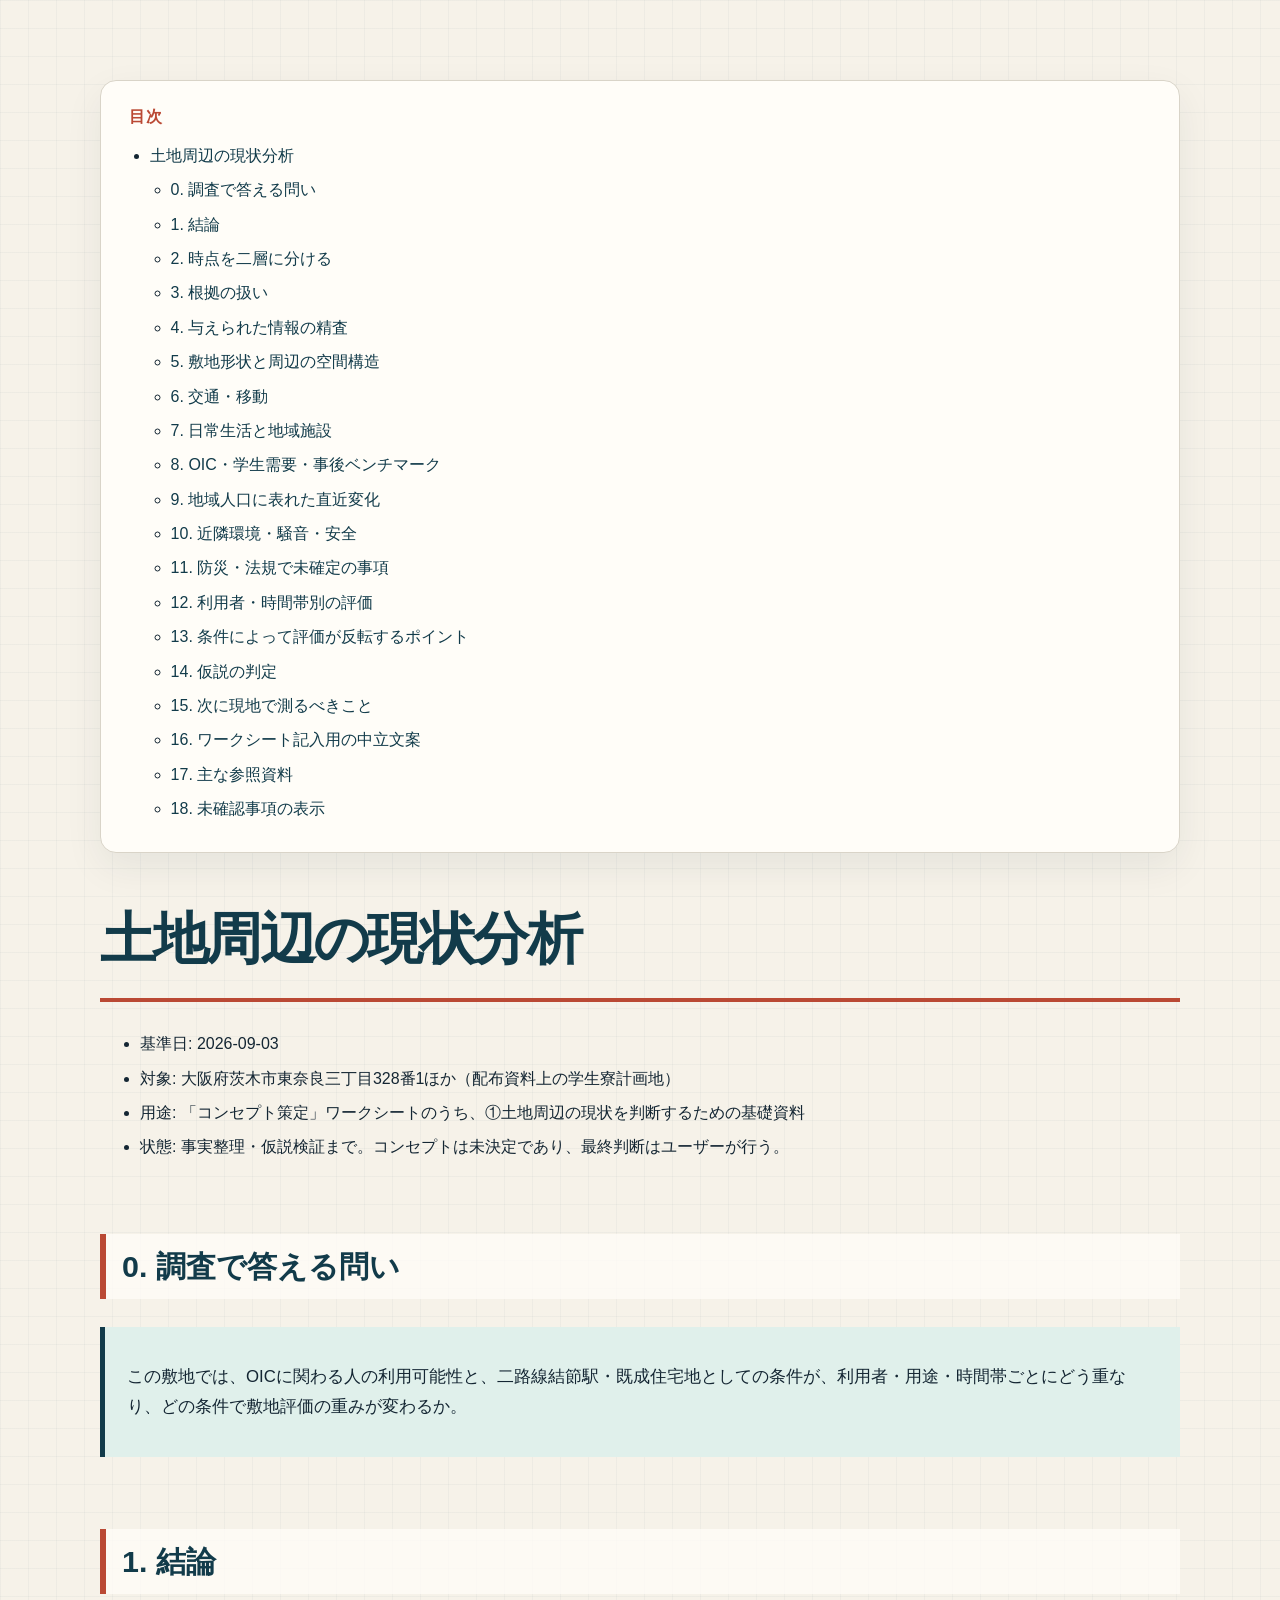
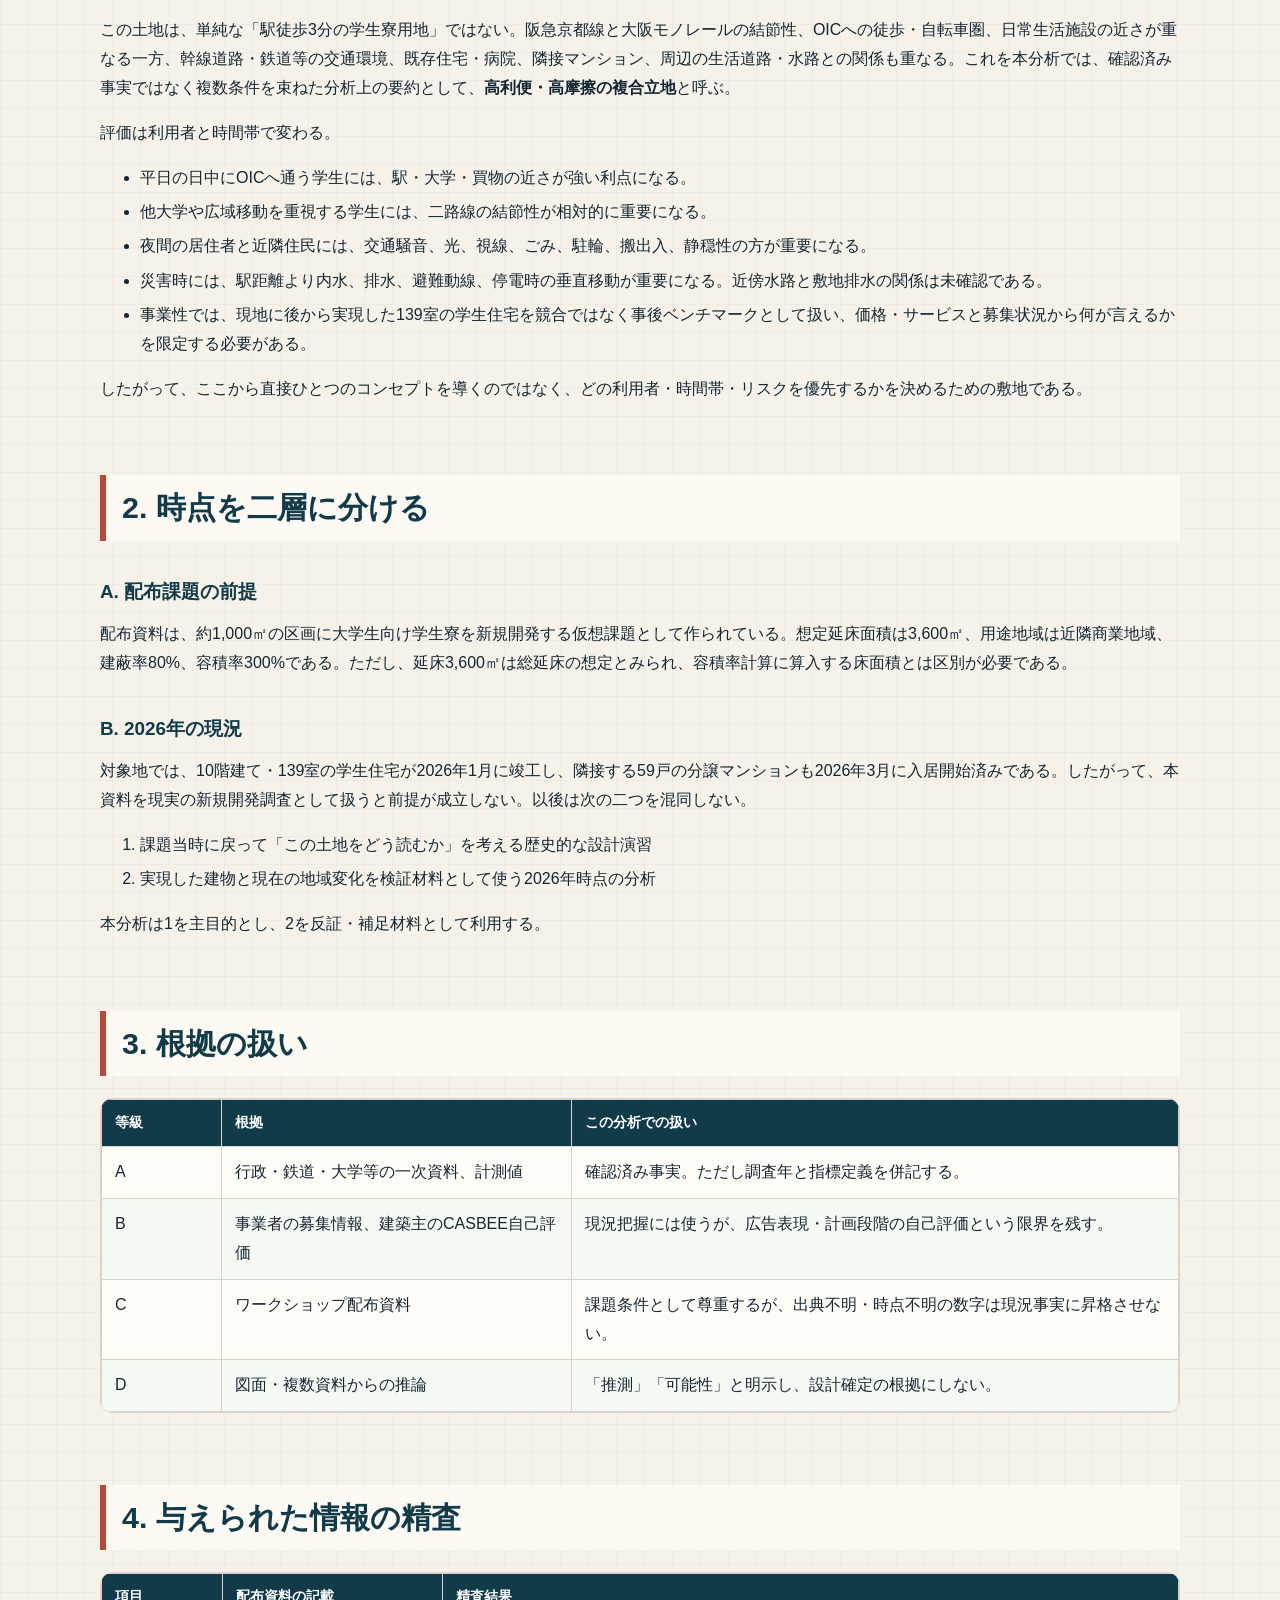
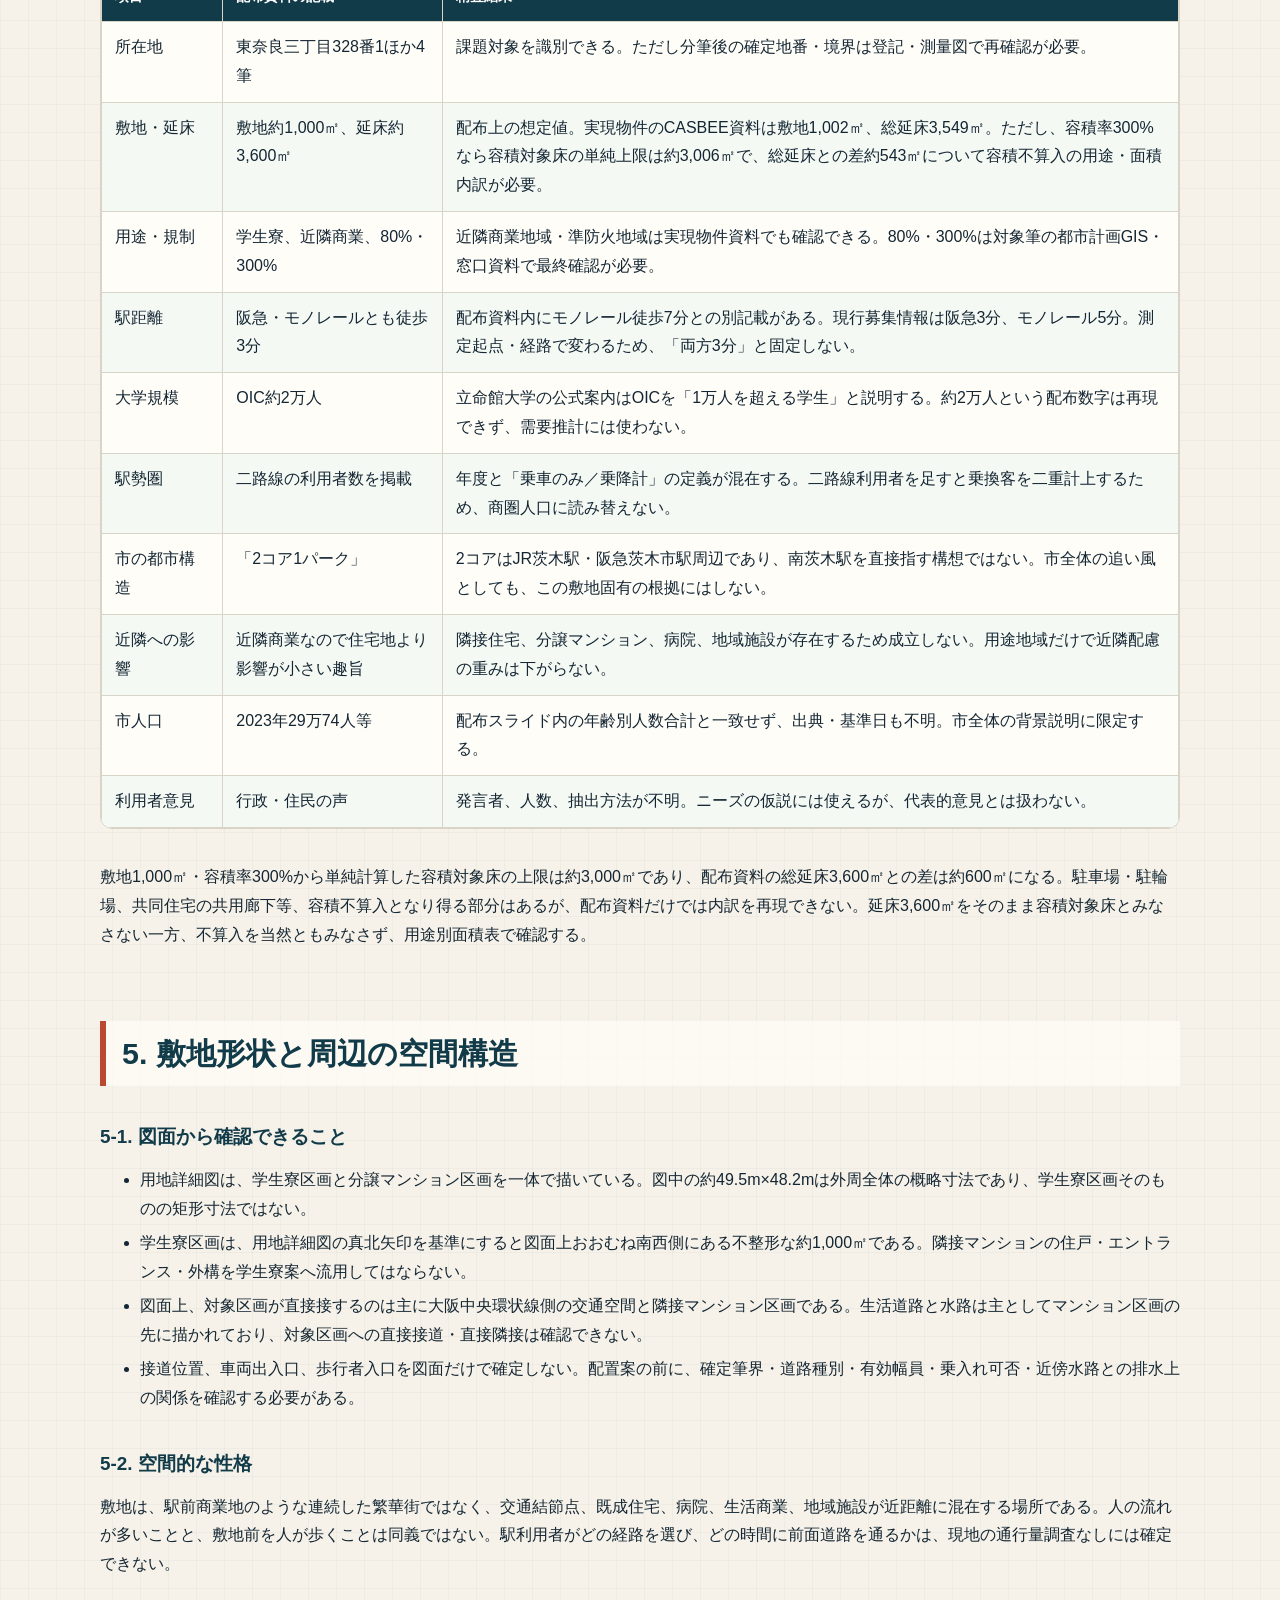
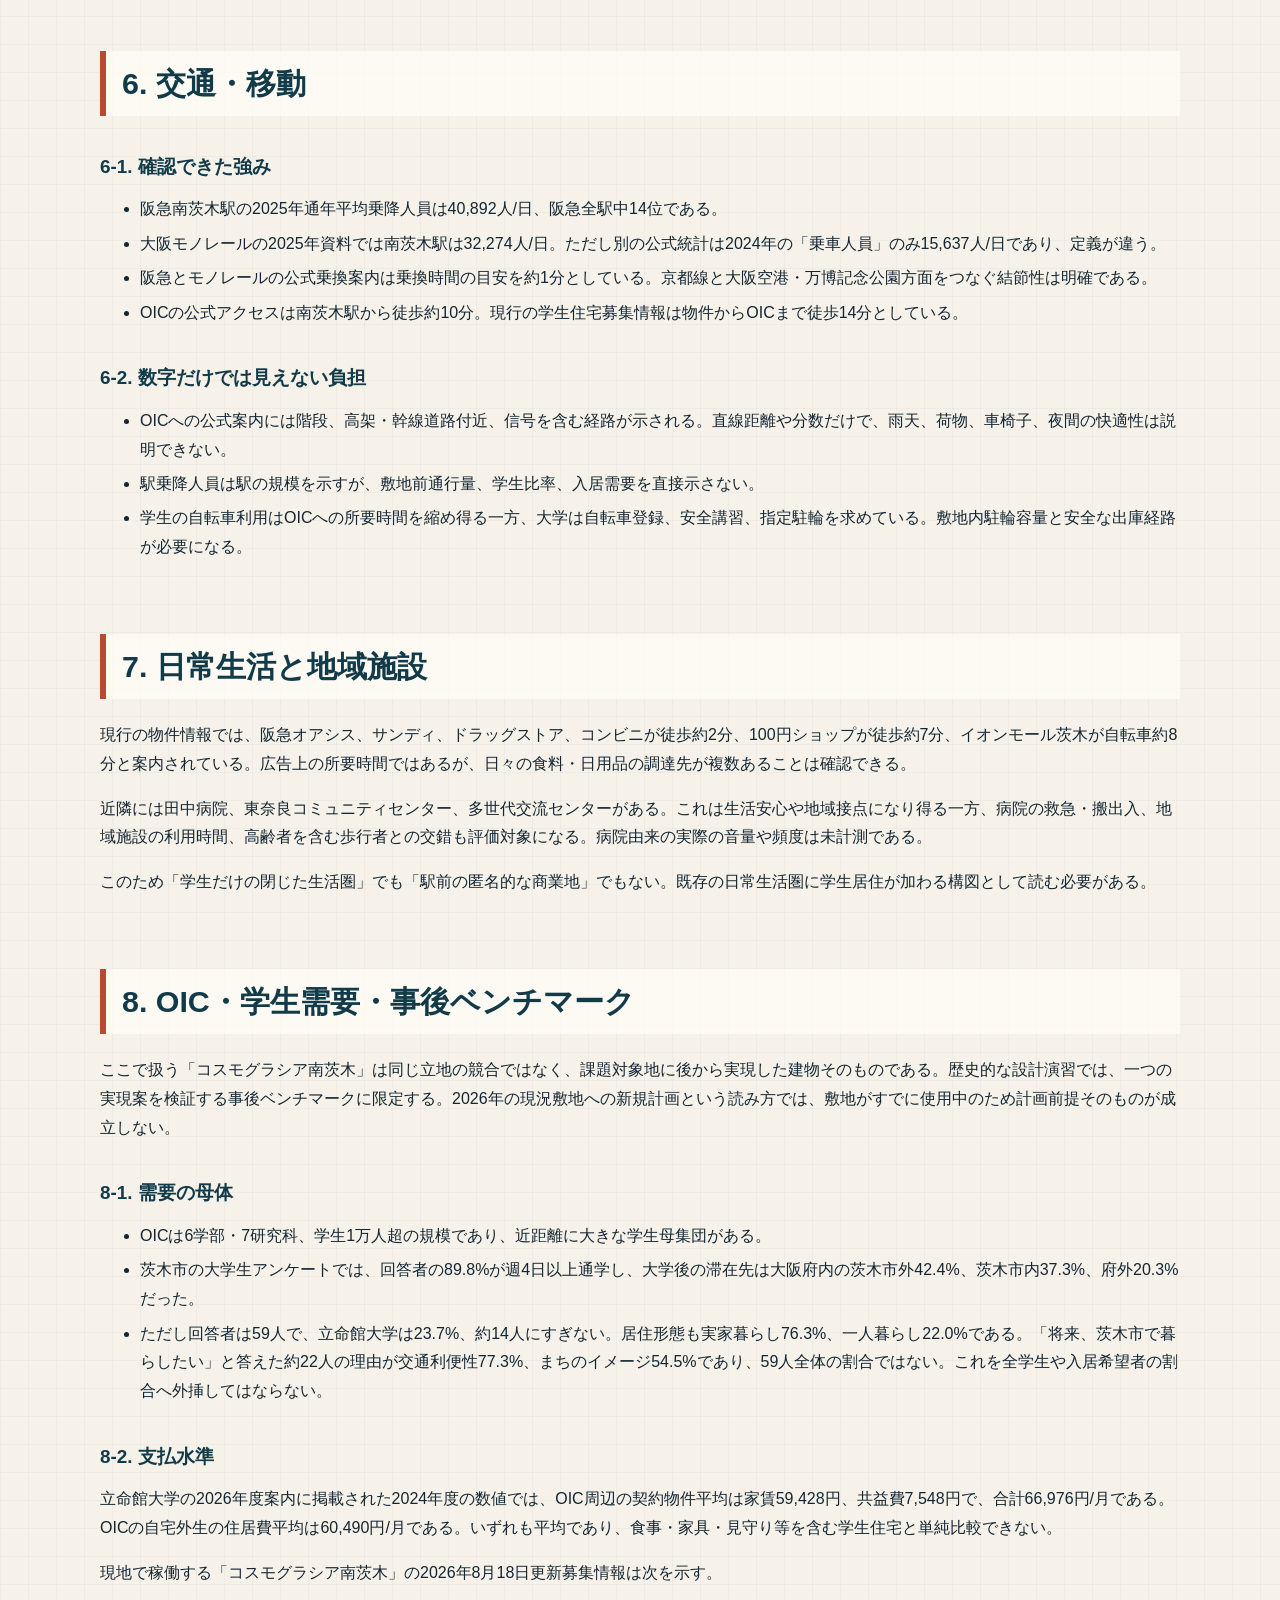
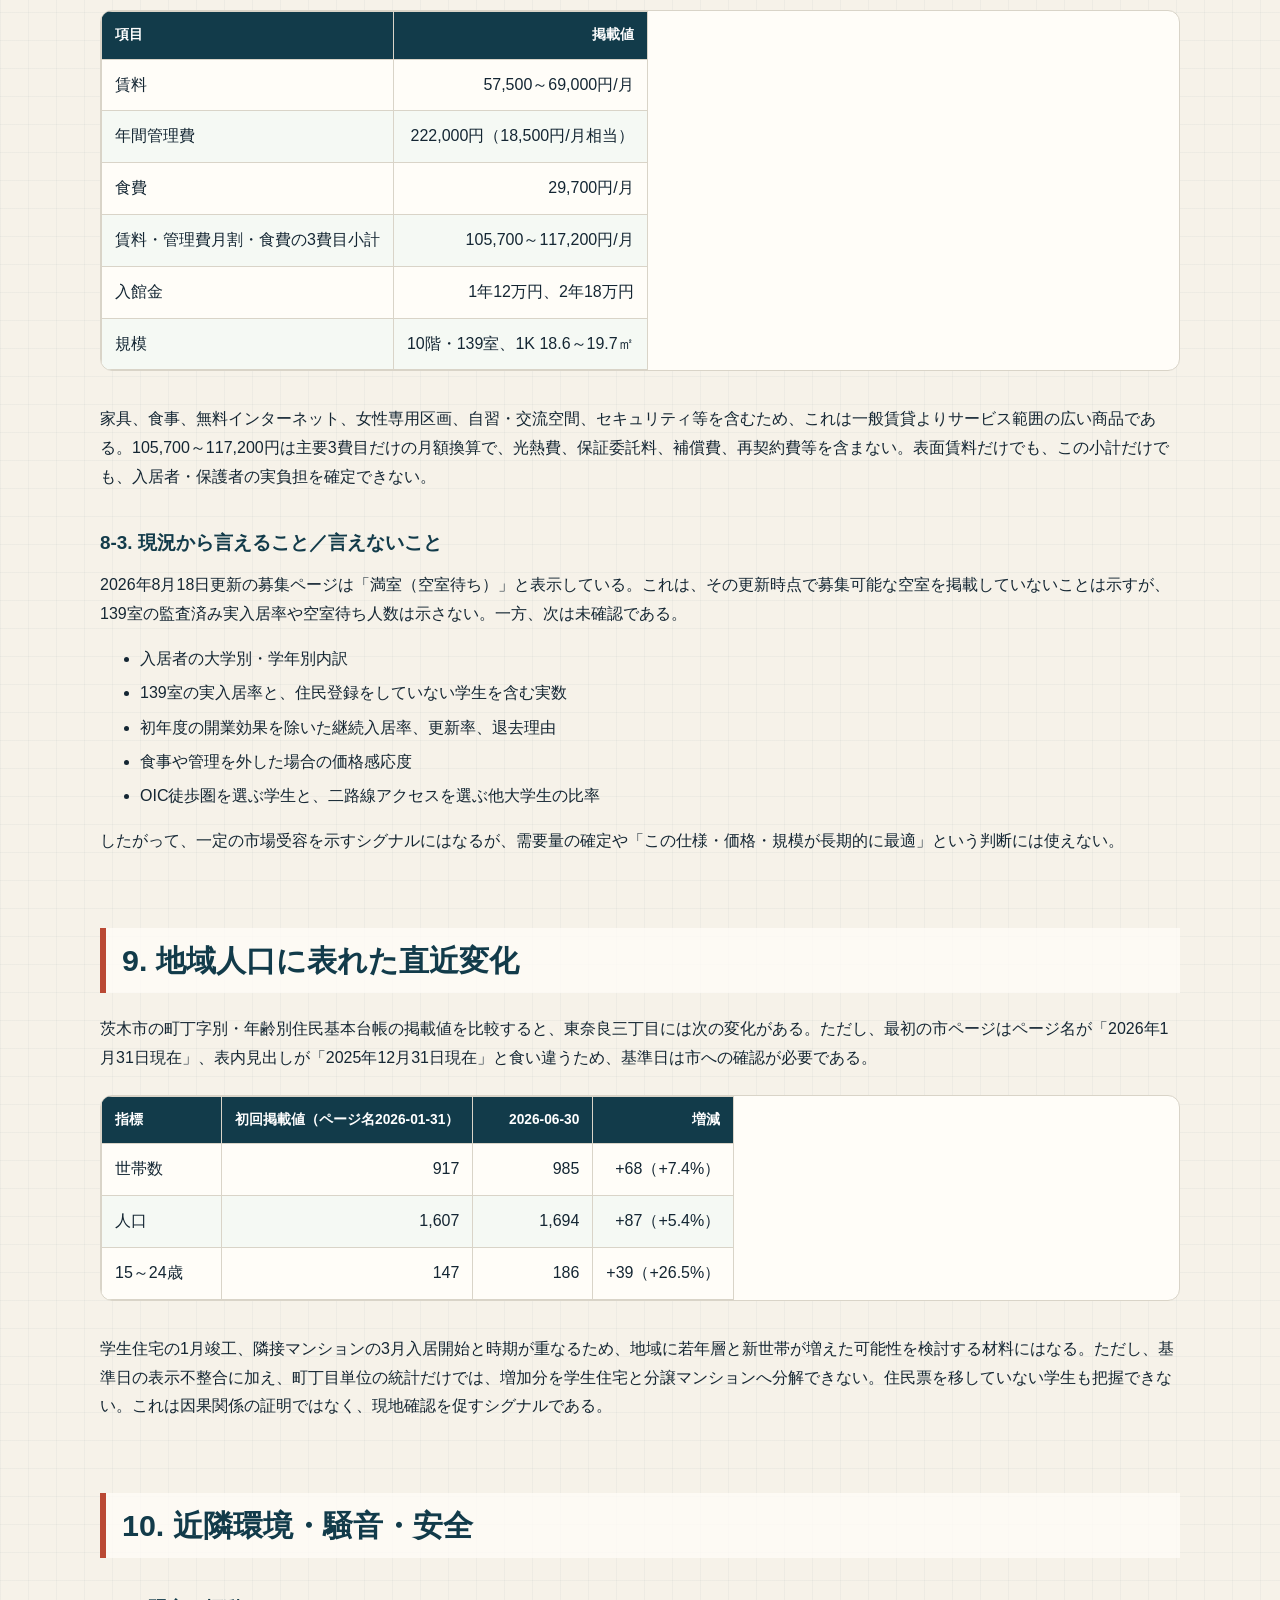
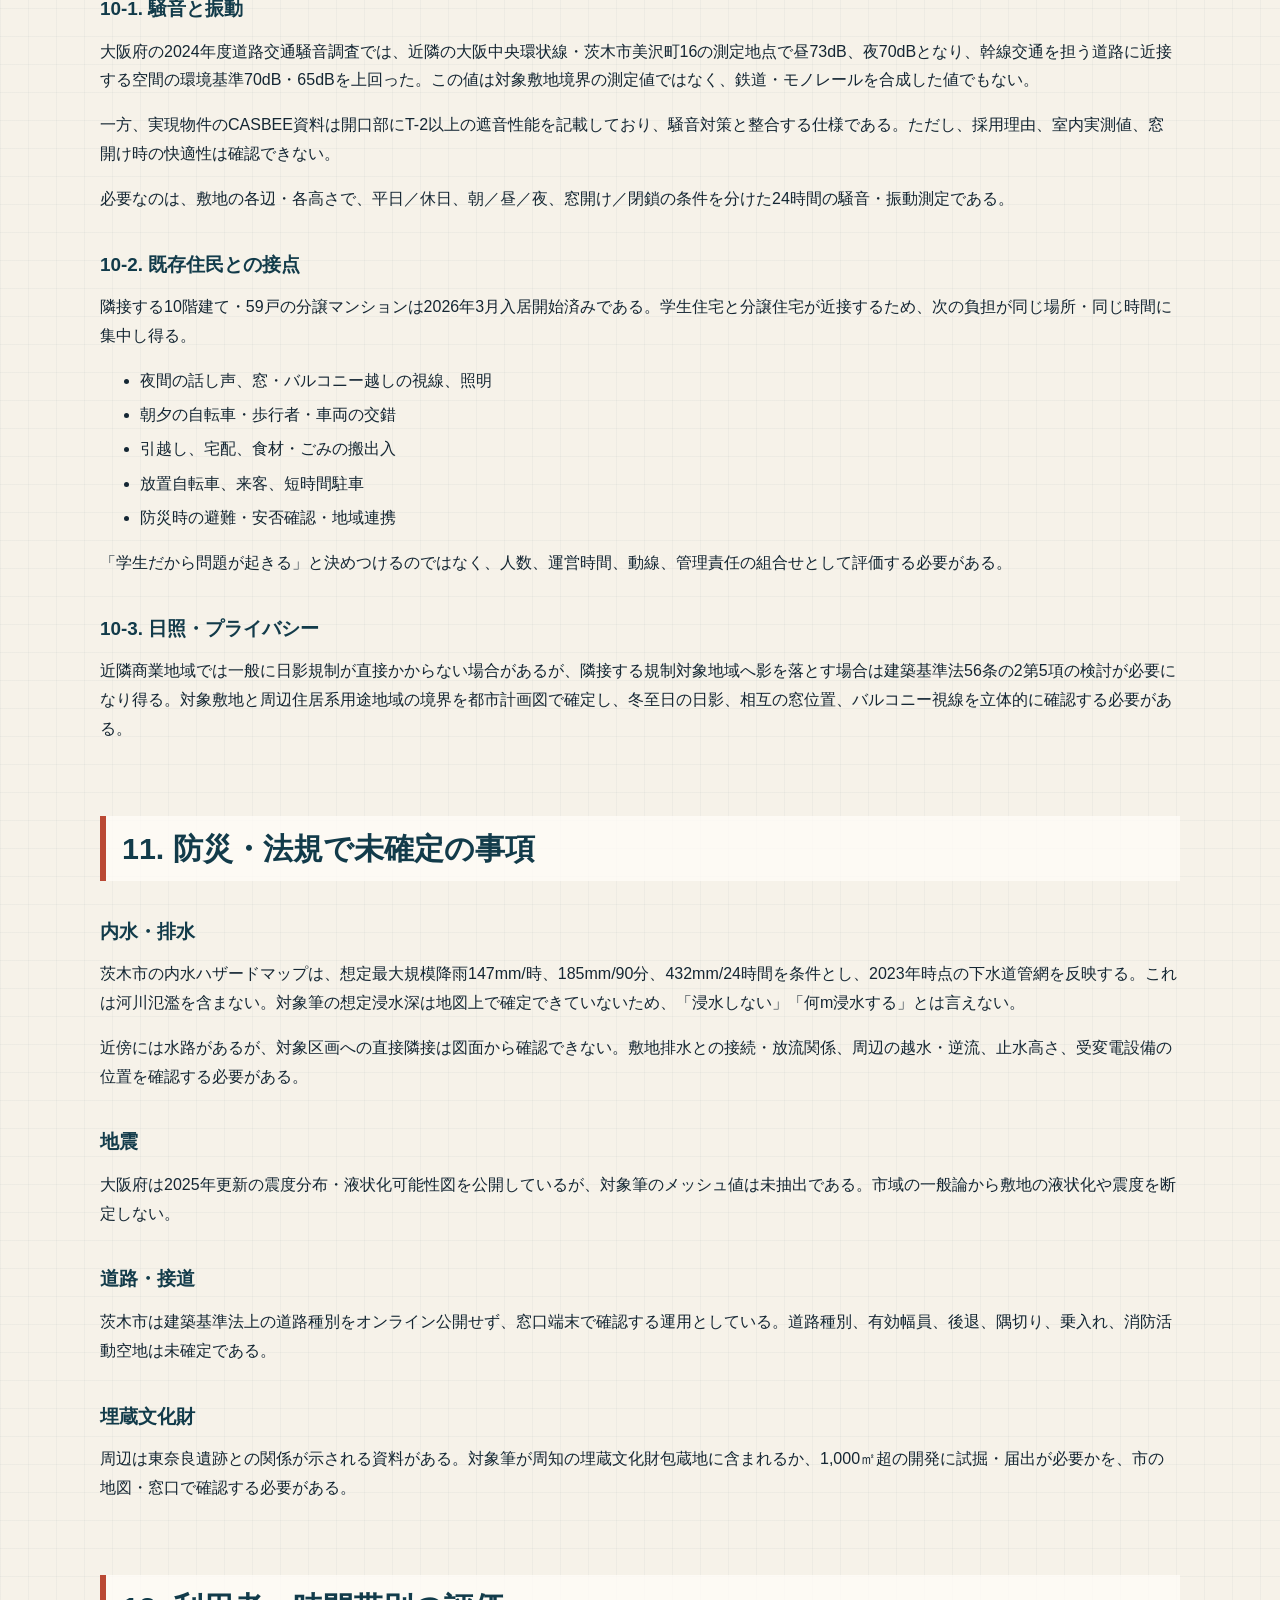
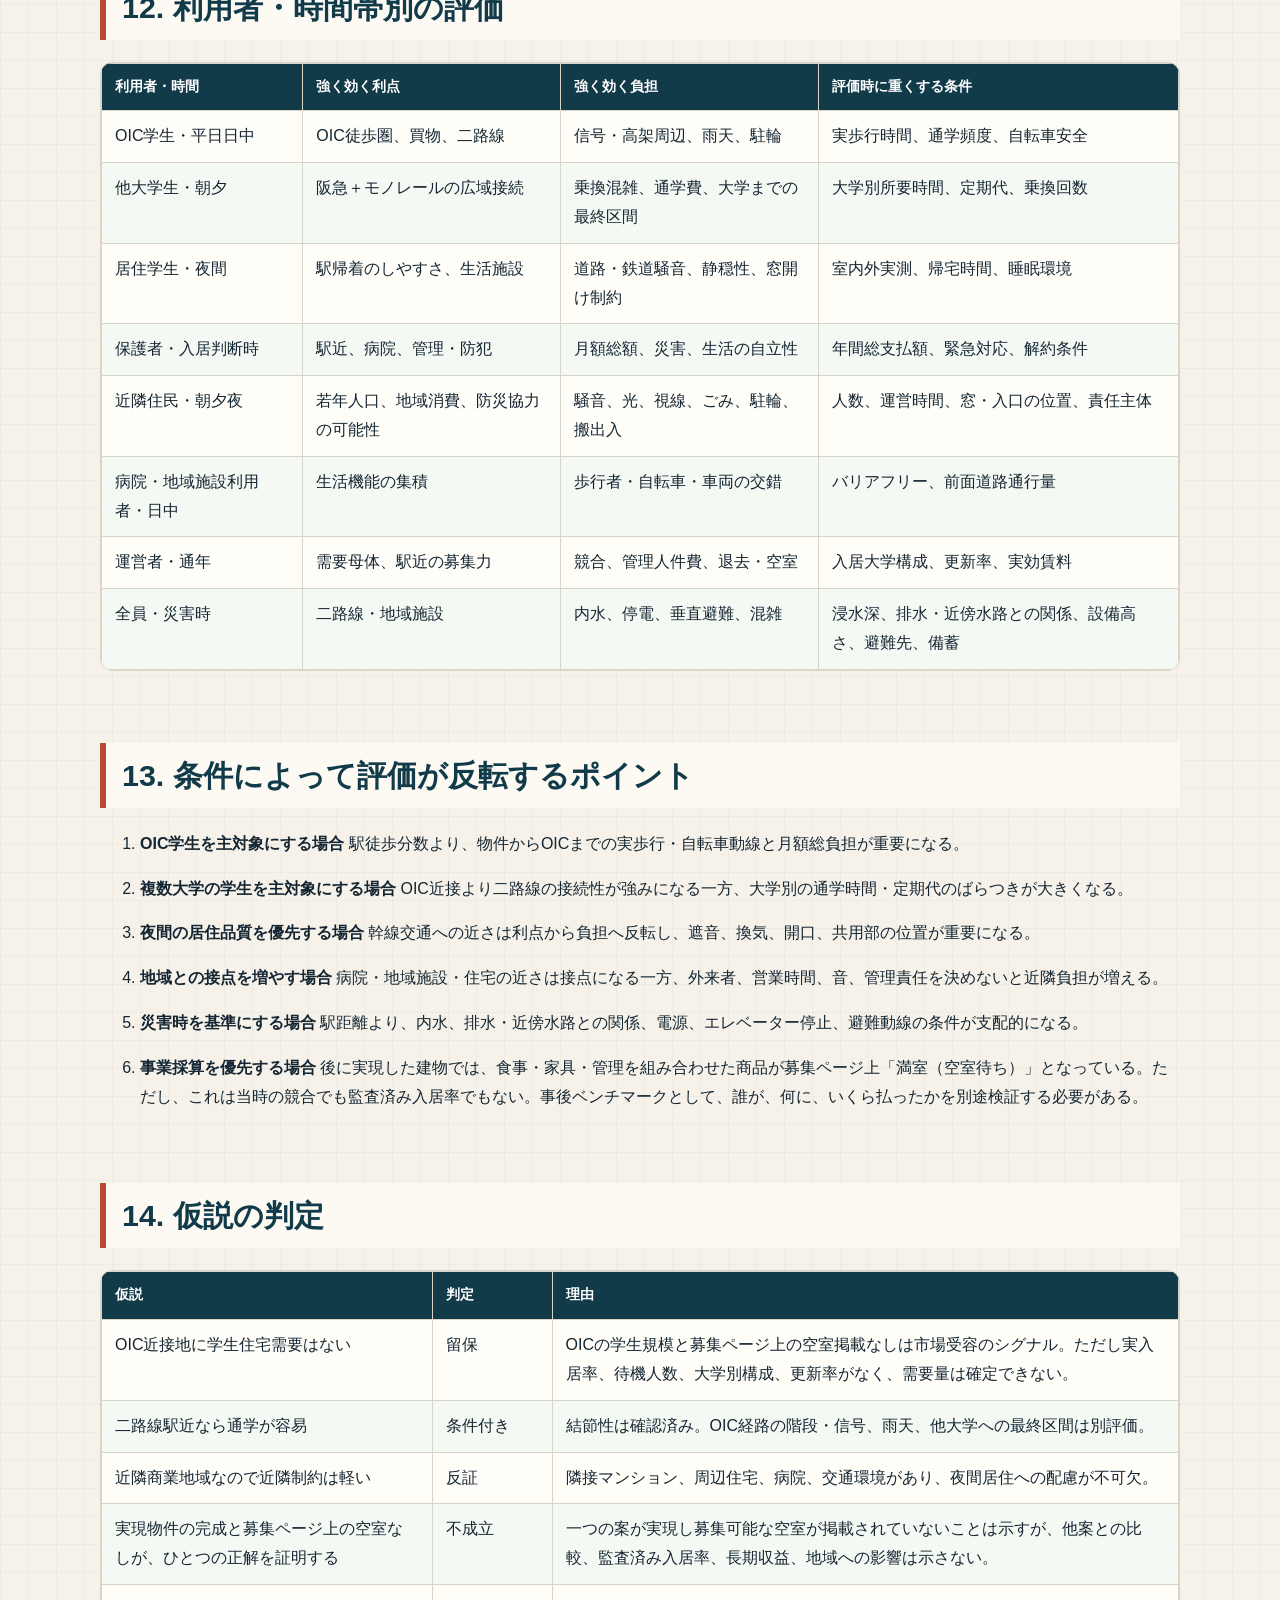
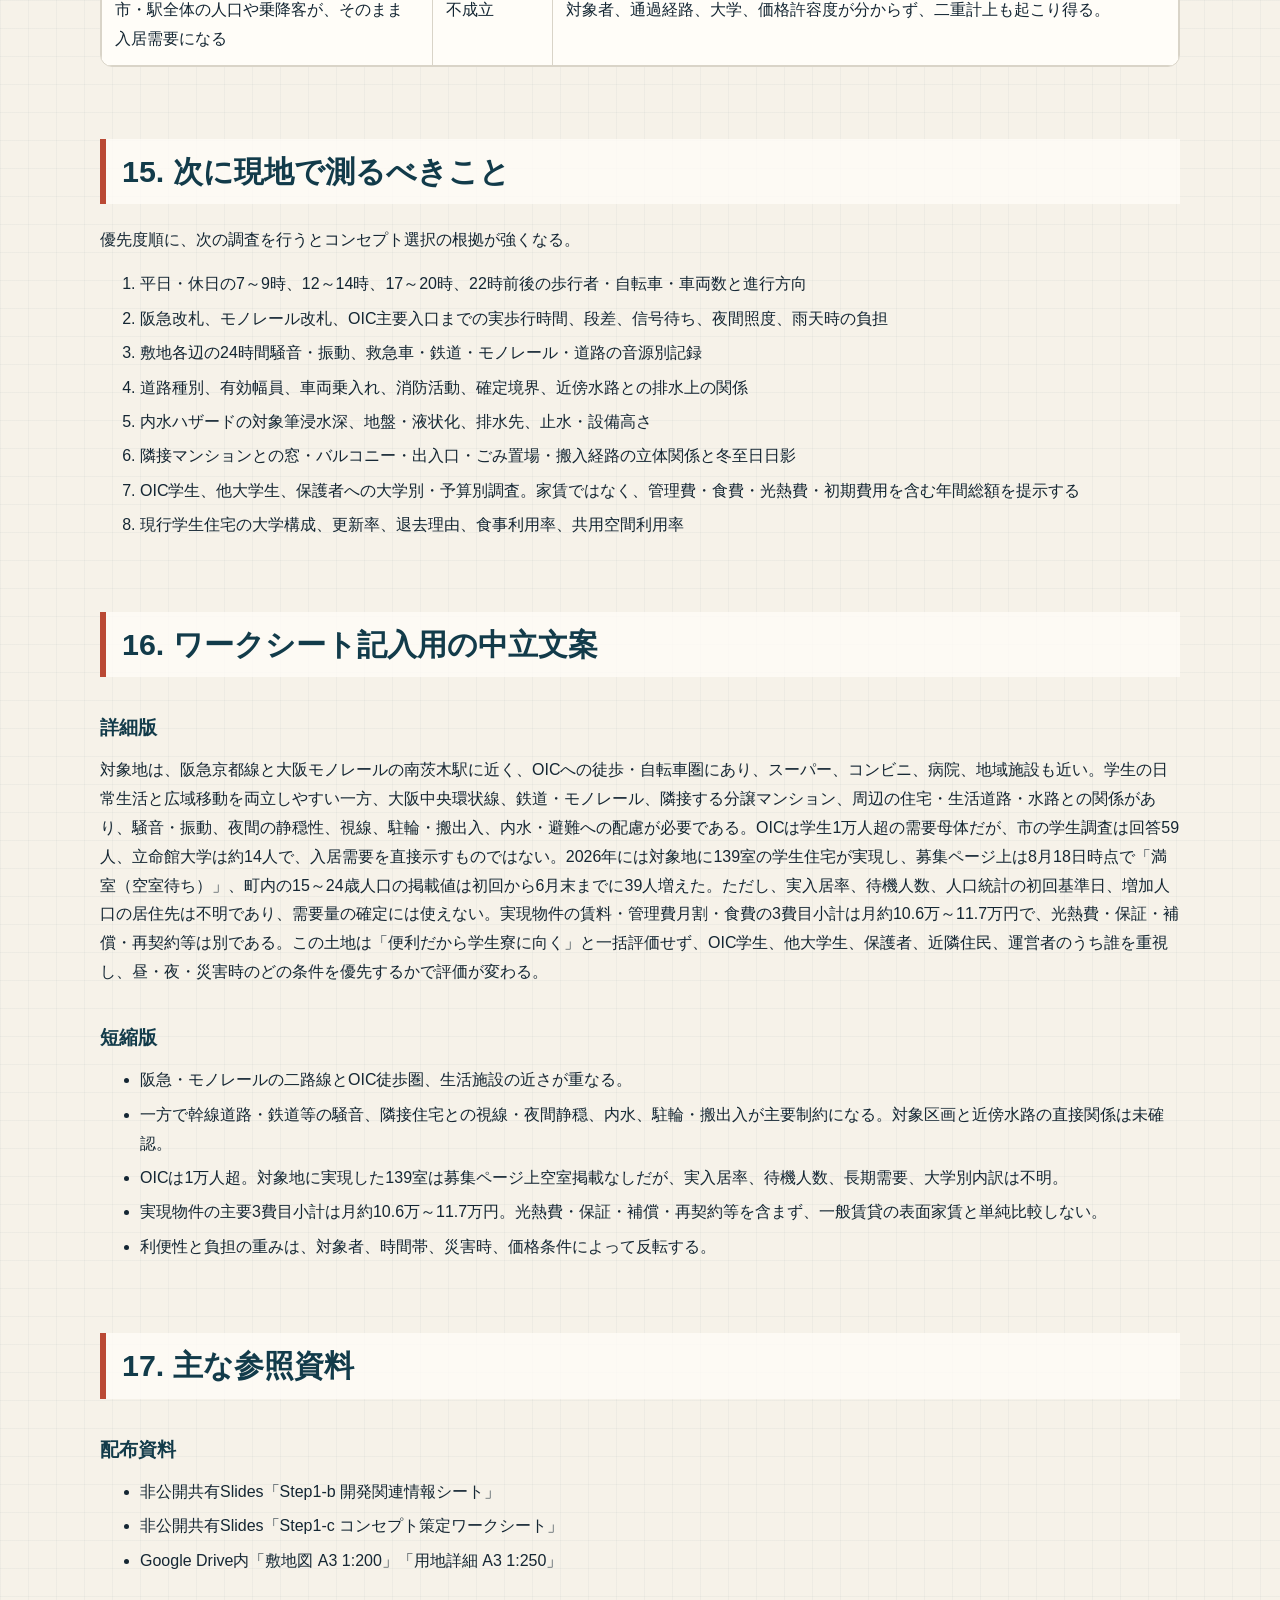
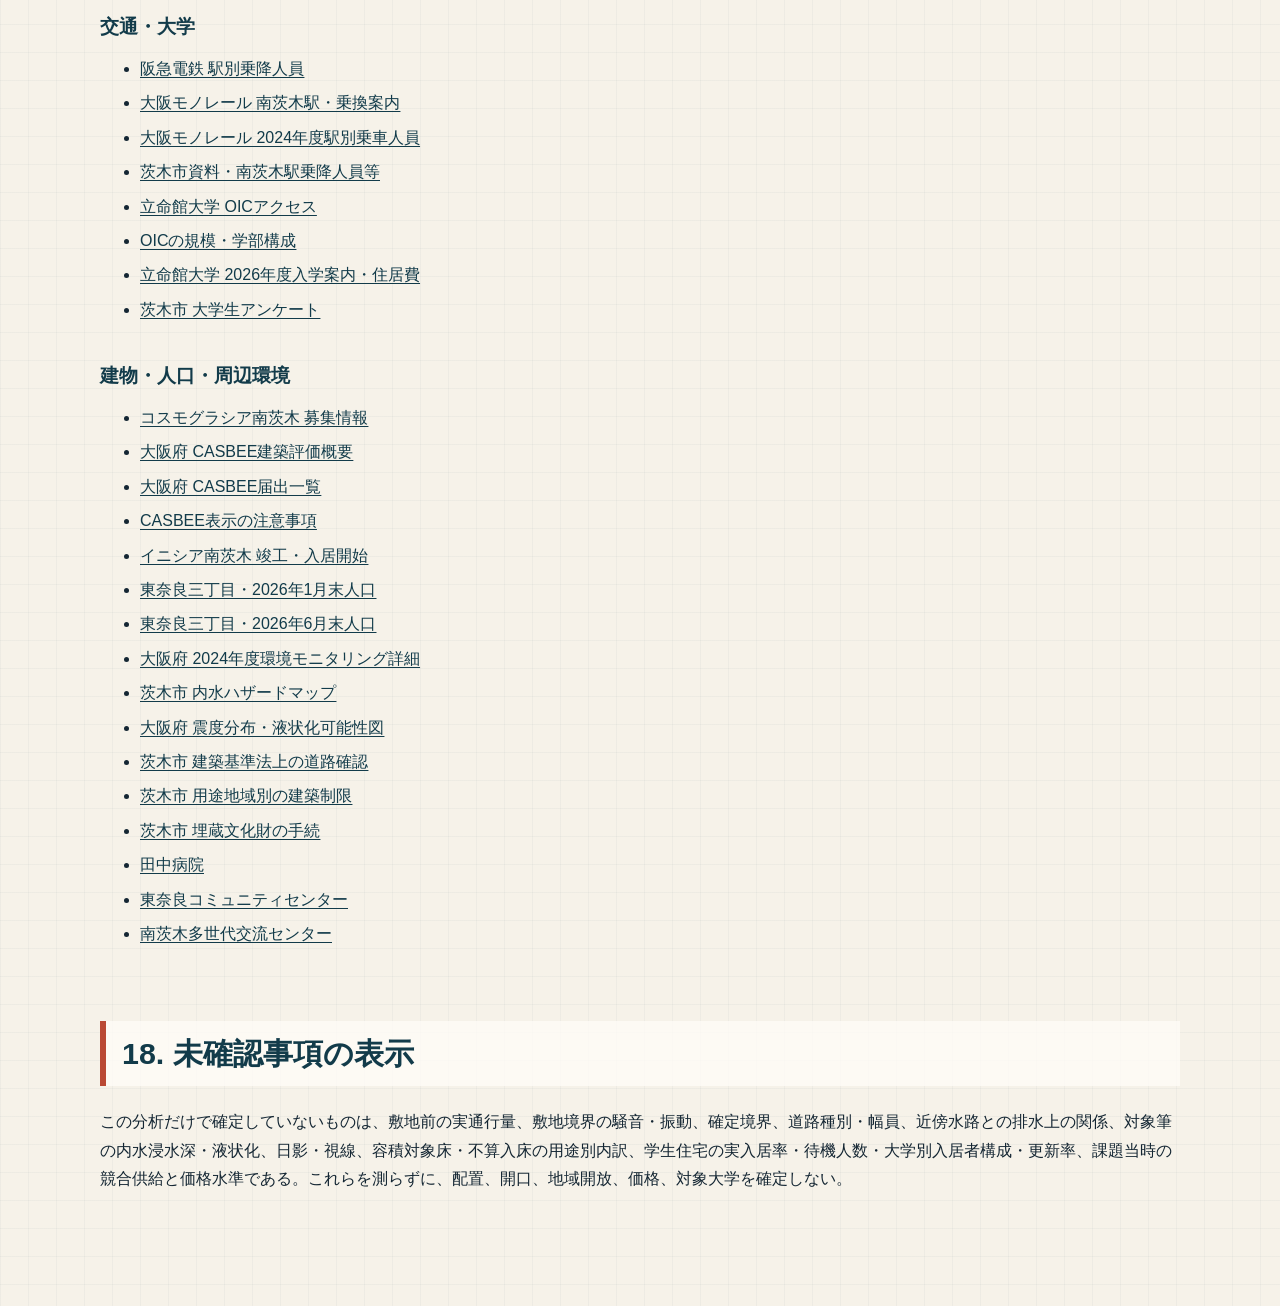
<file: docs/site-surroundings-current-analysis.html>
<!DOCTYPE html>
<html xmlns="http://www.w3.org/1999/xhtml">
<head>
  <meta charset="utf-8" />
  <meta name="generator" content="pandoc" />
  <meta name="viewport" content="width=device-width, initial-scale=1.0, user-scalable=yes" />
  <title>土地周辺の現状分析｜COSMOS Architecture Event</title>
  <style>

span.smallcaps{font-variant: small-caps;}
div.columns{display: flex; gap: min(4vw, 1.5em);}
div.column{flex: auto; overflow-x: auto;}
div.hanging-indent{margin-left: 1.5em; text-indent: -1.5em;}

ul.task-list[class]{list-style: none;}
ul.task-list li input[type="checkbox"] {
font-size: inherit;
width: 0.8em;
margin: 0 0.8em 0.2em -1.6em;
vertical-align: middle;
}
.display.math{display: block; text-align: center; margin: 0.5rem auto;}
</style>
  <style type="text/css">:root {
--ink: #142633;
--muted: #5d6b72;
--paper: #f6f2e9;
--surface: #fffdf8;
--line: #d9d4c8;
--navy: #123b4a;
--accent: #ba4934;
--soft: #e0f0eb;
}
* { box-sizing: border-box; }
html { scroll-behavior: smooth; }
body {
width: min(calc(100% - 40px), 1080px);
margin: 0 auto;
padding: 52px 0 96px;
color: var(--ink);
background:
linear-gradient(rgba(18, 59, 74, 0.035) 1px, transparent 1px),
linear-gradient(90deg, rgba(18, 59, 74, 0.035) 1px, transparent 1px),
var(--paper);
background-size: 28px 28px;
font-family: -apple-system, BlinkMacSystemFont, "Hiragino Sans", "Yu Gothic", "Noto Sans JP", sans-serif;
font-size: 16px;
line-height: 1.8;
-webkit-font-smoothing: antialiased;
}
body > header,
body > nav,
body > main,
body > section,
body > p,
body > ul,
body > table,
body > blockquote {
max-width: 100%;
}
h1, h2, h3 {
color: var(--navy);
line-height: 1.35;
scroll-margin-top: 24px;
}
h1 {
margin: 0 0 28px;
padding-bottom: 22px;
border-bottom: 4px solid var(--accent);
font-size: clamp(2rem, 5vw, 3.5rem);
letter-spacing: -0.05em;
}
h2 {
margin: 72px 0 22px;
padding: 12px 16px;
border-left: 6px solid var(--accent);
background: rgba(255, 253, 248, 0.78);
font-size: clamp(1.35rem, 3vw, 1.9rem);
}
h3 {
margin: 38px 0 14px;
font-size: 1.18rem;
}
a {
color: var(--navy);
text-underline-offset: 0.18em;
}
a:hover { color: var(--accent); }
nav#TOC {
margin: 28px 0 48px;
padding: 22px 28px;
border: 1px solid var(--line);
border-radius: 16px;
background: var(--surface);
box-shadow: 0 14px 38px rgba(20, 38, 51, 0.07);
}
nav#TOC::before {
content: "目次";
display: block;
margin-bottom: 10px;
color: var(--accent);
font-weight: 800;
letter-spacing: 0.08em;
}
nav#TOC ul { margin: 0; padding-left: 1.3rem; }
nav#TOC a { text-decoration: none; }
blockquote {
margin: 28px 0;
padding: 18px 22px;
border-left: 5px solid var(--navy);
background: var(--soft);
font-size: 1.05rem;
}
table {
display: block;
width: 100%;
margin: 22px 0 34px;
overflow-x: auto;
border-collapse: collapse;
border: 1px solid var(--line);
border-radius: 12px;
background: var(--surface);
}
th, td {
min-width: 120px;
padding: 11px 13px;
border: 1px solid var(--line);
text-align: left;
vertical-align: top;
}
th {
color: #fff;
background: var(--navy);
font-size: 0.86rem;
}
tr:nth-child(even) td { background: rgba(224, 240, 235, 0.34); }
li { margin: 0.35em 0; }
code {
padding: 0.1em 0.35em;
border-radius: 4px;
background: #ece7dc;
}
@media (max-width: 720px) {
body {
width: min(calc(100% - 24px), 1080px);
padding-top: 28px;
font-size: 15px;
}
h2 { margin-top: 54px; }
nav#TOC { padding: 18px; }
th, td { min-width: 150px; }
}
@media print {
body { width: auto; padding: 0; background: #fff; color: #000; }
nav#TOC { box-shadow: none; }
h2 { break-after: avoid; }
table, blockquote { break-inside: avoid; }
a { color: inherit; text-decoration: none; }
}
</style>
</head>
<body>
<nav id="TOC" role="doc-toc">
<ul>
<li><a href="#土地周辺の現状分析" id="toc-土地周辺の現状分析">土地周辺の現状分析</a>
<ul>
<li><a href="#0-調査で答える問い" id="toc-0-調査で答える問い">0.
調査で答える問い</a></li>
<li><a href="#1-結論" id="toc-1-結論">1. 結論</a></li>
<li><a href="#2-時点を二層に分ける" id="toc-2-時点を二層に分ける">2.
時点を二層に分ける</a></li>
<li><a href="#3-根拠の扱い" id="toc-3-根拠の扱い">3. 根拠の扱い</a></li>
<li><a href="#4-与えられた情報の精査" id="toc-4-与えられた情報の精査">4.
与えられた情報の精査</a></li>
<li><a href="#5-敷地形状と周辺の空間構造" id="toc-5-敷地形状と周辺の空間構造">5. 敷地形状と周辺の空間構造</a></li>
<li><a href="#6-交通移動" id="toc-6-交通移動">6. 交通・移動</a></li>
<li><a href="#7-日常生活と地域施設" id="toc-7-日常生活と地域施設">7.
日常生活と地域施設</a></li>
<li><a href="#8-oic学生需要事後ベンチマーク" id="toc-8-oic学生需要事後ベンチマーク">8.
OIC・学生需要・事後ベンチマーク</a></li>
<li><a href="#9-地域人口に表れた直近変化" id="toc-9-地域人口に表れた直近変化">9. 地域人口に表れた直近変化</a></li>
<li><a href="#10-近隣環境騒音安全" id="toc-10-近隣環境騒音安全">10.
近隣環境・騒音・安全</a></li>
<li><a href="#11-防災法規で未確定の事項" id="toc-11-防災法規で未確定の事項">11. 防災・法規で未確定の事項</a></li>
<li><a href="#12-利用者時間帯別の評価" id="toc-12-利用者時間帯別の評価">12. 利用者・時間帯別の評価</a></li>
<li><a href="#13-条件によって評価が反転するポイント" id="toc-13-条件によって評価が反転するポイント">13.
条件によって評価が反転するポイント</a></li>
<li><a href="#14-仮説の判定" id="toc-14-仮説の判定">14.
仮説の判定</a></li>
<li><a href="#15-次に現地で測るべきこと" id="toc-15-次に現地で測るべきこと">15. 次に現地で測るべきこと</a></li>
<li><a href="#16-ワークシート記入用の中立文案" id="toc-16-ワークシート記入用の中立文案">16.
ワークシート記入用の中立文案</a></li>
<li><a href="#17-主な参照資料" id="toc-17-主な参照資料">17.
主な参照資料</a></li>
<li><a href="#18-未確認事項の表示" id="toc-18-未確認事項の表示">18.
未確認事項の表示</a></li>
</ul></li>
</ul>
</nav>
<h1 id="土地周辺の現状分析">土地周辺の現状分析</h1>
<ul>
<li>基準日: 2026-09-03</li>
<li>対象:
大阪府茨木市東奈良三丁目328番1ほか（配布資料上の学生寮計画地）</li>
<li>用途:
「コンセプト策定」ワークシートのうち、①土地周辺の現状を判断するための基礎資料</li>
<li>状態:
事実整理・仮説検証まで。コンセプトは未決定であり、最終判断はユーザーが行う。</li>
</ul>
<h2 id="0-調査で答える問い">0. 調査で答える問い</h2>
<blockquote>
<p>この敷地では、OICに関わる人の利用可能性と、二路線結節駅・既成住宅地としての条件が、利用者・用途・時間帯ごとにどう重なり、どの条件で敷地評価の重みが変わるか。</p>
</blockquote>
<h2 id="1-結論">1. 結論</h2>
<p>この土地は、単純な「駅徒歩3分の学生寮用地」ではない。阪急京都線と大阪モノレールの結節性、OICへの徒歩・自転車圏、日常生活施設の近さが重なる一方、幹線道路・鉄道等の交通環境、既存住宅・病院、隣接マンション、周辺の生活道路・水路との関係も重なる。これを本分析では、確認済み事実ではなく複数条件を束ねた分析上の要約として、<strong>高利便・高摩擦の複合立地</strong>と呼ぶ。</p>
<p>評価は利用者と時間帯で変わる。</p>
<ul>
<li>平日の日中にOICへ通う学生には、駅・大学・買物の近さが強い利点になる。</li>
<li>他大学や広域移動を重視する学生には、二路線の結節性が相対的に重要になる。</li>
<li>夜間の居住者と近隣住民には、交通騒音、光、視線、ごみ、駐輪、搬出入、静穏性の方が重要になる。</li>
<li>災害時には、駅距離より内水、排水、避難動線、停電時の垂直移動が重要になる。近傍水路と敷地排水の関係は未確認である。</li>
<li>事業性では、現地に後から実現した139室の学生住宅を競合ではなく事後ベンチマークとして扱い、価格・サービスと募集状況から何が言えるかを限定する必要がある。</li>
</ul>
<p>したがって、ここから直接ひとつのコンセプトを導くのではなく、どの利用者・時間帯・リスクを優先するかを決めるための敷地である。</p>
<h2 id="2-時点を二層に分ける">2. 時点を二層に分ける</h2>
<h3 id="a-配布課題の前提">A. 配布課題の前提</h3>
<p>配布資料は、約1,000㎡の区画に大学生向け学生寮を新規開発する仮想課題として作られている。想定延床面積は3,600㎡、用途地域は近隣商業地域、建蔽率80%、容積率300%である。ただし、延床3,600㎡は総延床の想定とみられ、容積率計算に算入する床面積とは区別が必要である。</p>
<h3 id="b-2026年の現況">B. 2026年の現況</h3>
<p>対象地では、10階建て・139室の学生住宅が2026年1月に竣工し、隣接する59戸の分譲マンションも2026年3月に入居開始済みである。したがって、本資料を現実の新規開発調査として扱うと前提が成立しない。以後は次の二つを混同しない。</p>
<ol type="1">
<li>課題当時に戻って「この土地をどう読むか」を考える歴史的な設計演習</li>
<li>実現した建物と現在の地域変化を検証材料として使う2026年時点の分析</li>
</ol>
<p>本分析は1を主目的とし、2を反証・補足材料として利用する。</p>
<h2 id="3-根拠の扱い">3. 根拠の扱い</h2>
<table>
<thead>
<tr>
<th>等級</th>
<th>根拠</th>
<th>この分析での扱い</th>
</tr>
</thead>
<tbody>
<tr>
<td>A</td>
<td>行政・鉄道・大学等の一次資料、計測値</td>
<td>確認済み事実。ただし調査年と指標定義を併記する。</td>
</tr>
<tr>
<td>B</td>
<td>事業者の募集情報、建築主のCASBEE自己評価</td>
<td>現況把握には使うが、広告表現・計画段階の自己評価という限界を残す。</td>
</tr>
<tr>
<td>C</td>
<td>ワークショップ配布資料</td>
<td>課題条件として尊重するが、出典不明・時点不明の数字は現況事実に昇格させない。</td>
</tr>
<tr>
<td>D</td>
<td>図面・複数資料からの推論</td>
<td>「推測」「可能性」と明示し、設計確定の根拠にしない。</td>
</tr>
</tbody>
</table>
<h2 id="4-与えられた情報の精査">4. 与えられた情報の精査</h2>
<table>
<thead>
<tr>
<th>項目</th>
<th>配布資料の記載</th>
<th>精査結果</th>
</tr>
</thead>
<tbody>
<tr>
<td>所在地</td>
<td>東奈良三丁目328番1ほか4筆</td>
<td>課題対象を識別できる。ただし分筆後の確定地番・境界は登記・測量図で再確認が必要。</td>
</tr>
<tr>
<td>敷地・延床</td>
<td>敷地約1,000㎡、延床約3,600㎡</td>
<td>配布上の想定値。実現物件のCASBEE資料は敷地1,002㎡、総延床3,549㎡。ただし、容積率300%なら容積対象床の単純上限は約3,006㎡で、総延床との差約543㎡について容積不算入の用途・面積内訳が必要。</td>
</tr>
<tr>
<td>用途・規制</td>
<td>学生寮、近隣商業、80%・300%</td>
<td>近隣商業地域・準防火地域は実現物件資料でも確認できる。80%・300%は対象筆の都市計画GIS・窓口資料で最終確認が必要。</td>
</tr>
<tr>
<td>駅距離</td>
<td>阪急・モノレールとも徒歩3分</td>
<td>配布資料内にモノレール徒歩7分との別記載がある。現行募集情報は阪急3分、モノレール5分。測定起点・経路で変わるため、「両方3分」と固定しない。</td>
</tr>
<tr>
<td>大学規模</td>
<td>OIC約2万人</td>
<td>立命館大学の公式案内はOICを「1万人を超える学生」と説明する。約2万人という配布数字は再現できず、需要推計には使わない。</td>
</tr>
<tr>
<td>駅勢圏</td>
<td>二路線の利用者数を掲載</td>
<td>年度と「乗車のみ／乗降計」の定義が混在する。二路線利用者を足すと乗換客を二重計上するため、商圏人口に読み替えない。</td>
</tr>
<tr>
<td>市の都市構造</td>
<td>「2コア1パーク」</td>
<td>2コアはJR茨木駅・阪急茨木市駅周辺であり、南茨木駅を直接指す構想ではない。市全体の追い風としても、この敷地固有の根拠にはしない。</td>
</tr>
<tr>
<td>近隣への影響</td>
<td>近隣商業なので住宅地より影響が小さい趣旨</td>
<td>隣接住宅、分譲マンション、病院、地域施設が存在するため成立しない。用途地域だけで近隣配慮の重みは下がらない。</td>
</tr>
<tr>
<td>市人口</td>
<td>2023年29万74人等</td>
<td>配布スライド内の年齢別人数合計と一致せず、出典・基準日も不明。市全体の背景説明に限定する。</td>
</tr>
<tr>
<td>利用者意見</td>
<td>行政・住民の声</td>
<td>発言者、人数、抽出方法が不明。ニーズの仮説には使えるが、代表的意見とは扱わない。</td>
</tr>
</tbody>
</table>
<p>敷地1,000㎡・容積率300%から単純計算した容積対象床の上限は約3,000㎡であり、配布資料の総延床3,600㎡との差は約600㎡になる。駐車場・駐輪場、共同住宅の共用廊下等、容積不算入となり得る部分はあるが、配布資料だけでは内訳を再現できない。延床3,600㎡をそのまま容積対象床とみなさない一方、不算入を当然ともみなさず、用途別面積表で確認する。</p>
<h2 id="5-敷地形状と周辺の空間構造">5. 敷地形状と周辺の空間構造</h2>
<h3 id="5-1-図面から確認できること">5-1. 図面から確認できること</h3>
<ul>
<li>用地詳細図は、学生寮区画と分譲マンション区画を一体で描いている。図中の約49.5m×48.2mは外周全体の概略寸法であり、学生寮区画そのものの矩形寸法ではない。</li>
<li>学生寮区画は、用地詳細図の真北矢印を基準にすると図面上おおむね南西側にある不整形な約1,000㎡である。隣接マンションの住戸・エントランス・外構を学生寮案へ流用してはならない。</li>
<li>図面上、対象区画が直接接するのは主に大阪中央環状線側の交通空間と隣接マンション区画である。生活道路と水路は主としてマンション区画の先に描かれており、対象区画への直接接道・直接隣接は確認できない。</li>
<li>接道位置、車両出入口、歩行者入口を図面だけで確定しない。配置案の前に、確定筆界・道路種別・有効幅員・乗入れ可否・近傍水路との排水上の関係を確認する必要がある。</li>
</ul>
<h3 id="5-2-空間的な性格">5-2. 空間的な性格</h3>
<p>敷地は、駅前商業地のような連続した繁華街ではなく、交通結節点、既成住宅、病院、生活商業、地域施設が近距離に混在する場所である。人の流れが多いことと、敷地前を人が歩くことは同義ではない。駅利用者がどの経路を選び、どの時間に前面道路を通るかは、現地の通行量調査なしには確定できない。</p>
<h2 id="6-交通移動">6. 交通・移動</h2>
<h3 id="6-1-確認できた強み">6-1. 確認できた強み</h3>
<ul>
<li>阪急南茨木駅の2025年通年平均乗降人員は40,892人/日、阪急全駅中14位である。</li>
<li>大阪モノレールの2025年資料では南茨木駅は32,274人/日。ただし別の公式統計は2024年の「乗車人員」のみ15,637人/日であり、定義が違う。</li>
<li>阪急とモノレールの公式乗換案内は乗換時間の目安を約1分としている。京都線と大阪空港・万博記念公園方面をつなぐ結節性は明確である。</li>
<li>OICの公式アクセスは南茨木駅から徒歩約10分。現行の学生住宅募集情報は物件からOICまで徒歩14分としている。</li>
</ul>
<h3 id="6-2-数字だけでは見えない負担">6-2. 数字だけでは見えない負担</h3>
<ul>
<li>OICへの公式案内には階段、高架・幹線道路付近、信号を含む経路が示される。直線距離や分数だけで、雨天、荷物、車椅子、夜間の快適性は説明できない。</li>
<li>駅乗降人員は駅の規模を示すが、敷地前通行量、学生比率、入居需要を直接示さない。</li>
<li>学生の自転車利用はOICへの所要時間を縮め得る一方、大学は自転車登録、安全講習、指定駐輪を求めている。敷地内駐輪容量と安全な出庫経路が必要になる。</li>
</ul>
<h2 id="7-日常生活と地域施設">7. 日常生活と地域施設</h2>
<p>現行の物件情報では、阪急オアシス、サンディ、ドラッグストア、コンビニが徒歩約2分、100円ショップが徒歩約7分、イオンモール茨木が自転車約8分と案内されている。広告上の所要時間ではあるが、日々の食料・日用品の調達先が複数あることは確認できる。</p>
<p>近隣には田中病院、東奈良コミュニティセンター、多世代交流センターがある。これは生活安心や地域接点になり得る一方、病院の救急・搬出入、地域施設の利用時間、高齢者を含む歩行者との交錯も評価対象になる。病院由来の実際の音量や頻度は未計測である。</p>
<p>このため「学生だけの閉じた生活圏」でも「駅前の匿名的な商業地」でもない。既存の日常生活圏に学生居住が加わる構図として読む必要がある。</p>
<h2 id="8-oic学生需要事後ベンチマーク">8.
OIC・学生需要・事後ベンチマーク</h2>
<p>ここで扱う「コスモグラシア南茨木」は同じ立地の競合ではなく、課題対象地に後から実現した建物そのものである。歴史的な設計演習では、一つの実現案を検証する事後ベンチマークに限定する。2026年の現況敷地への新規計画という読み方では、敷地がすでに使用中のため計画前提そのものが成立しない。</p>
<h3 id="8-1-需要の母体">8-1. 需要の母体</h3>
<ul>
<li>OICは6学部・7研究科、学生1万人超の規模であり、近距離に大きな学生母集団がある。</li>
<li>茨木市の大学生アンケートでは、回答者の89.8%が週4日以上通学し、大学後の滞在先は大阪府内の茨木市外42.4%、茨木市内37.3%、府外20.3%だった。</li>
<li>ただし回答者は59人で、立命館大学は23.7%、約14人にすぎない。居住形態も実家暮らし76.3%、一人暮らし22.0%である。「将来、茨木市で暮らしたい」と答えた約22人の理由が交通利便性77.3%、まちのイメージ54.5%であり、59人全体の割合ではない。これを全学生や入居希望者の割合へ外挿してはならない。</li>
</ul>
<h3 id="8-2-支払水準">8-2. 支払水準</h3>
<p>立命館大学の2026年度案内に掲載された2024年度の数値では、OIC周辺の契約物件平均は家賃59,428円、共益費7,548円で、合計66,976円/月である。OICの自宅外生の住居費平均は60,490円/月である。いずれも平均であり、食事・家具・見守り等を含む学生住宅と単純比較できない。</p>
<p>現地で稼働する「コスモグラシア南茨木」の2026年8月18日更新募集情報は次を示す。</p>
<table>
<thead>
<tr>
<th>項目</th>
<th style="text-align: right;">掲載値</th>
</tr>
</thead>
<tbody>
<tr>
<td>賃料</td>
<td style="text-align: right;">57,500～69,000円/月</td>
</tr>
<tr>
<td>年間管理費</td>
<td style="text-align: right;">222,000円（18,500円/月相当）</td>
</tr>
<tr>
<td>食費</td>
<td style="text-align: right;">29,700円/月</td>
</tr>
<tr>
<td>賃料・管理費月割・食費の3費目小計</td>
<td style="text-align: right;">105,700～117,200円/月</td>
</tr>
<tr>
<td>入館金</td>
<td style="text-align: right;">1年12万円、2年18万円</td>
</tr>
<tr>
<td>規模</td>
<td style="text-align: right;">10階・139室、1K 18.6～19.7㎡</td>
</tr>
</tbody>
</table>
<p>家具、食事、無料インターネット、女性専用区画、自習・交流空間、セキュリティ等を含むため、これは一般賃貸よりサービス範囲の広い商品である。105,700～117,200円は主要3費目だけの月額換算で、光熱費、保証委託料、補償費、再契約費等を含まない。表面賃料だけでも、この小計だけでも、入居者・保護者の実負担を確定できない。</p>
<h3 id="8-3-現況から言えること言えないこと">8-3.
現況から言えること／言えないこと</h3>
<p>2026年8月18日更新の募集ページは「満室（空室待ち）」と表示している。これは、その更新時点で募集可能な空室を掲載していないことは示すが、139室の監査済み実入居率や空室待ち人数は示さない。一方、次は未確認である。</p>
<ul>
<li>入居者の大学別・学年別内訳</li>
<li>139室の実入居率と、住民登録をしていない学生を含む実数</li>
<li>初年度の開業効果を除いた継続入居率、更新率、退去理由</li>
<li>食事や管理を外した場合の価格感応度</li>
<li>OIC徒歩圏を選ぶ学生と、二路線アクセスを選ぶ他大学生の比率</li>
</ul>
<p>したがって、一定の市場受容を示すシグナルにはなるが、需要量の確定や「この仕様・価格・規模が長期的に最適」という判断には使えない。</p>
<h2 id="9-地域人口に表れた直近変化">9. 地域人口に表れた直近変化</h2>
<p>茨木市の町丁字別・年齢別住民基本台帳の掲載値を比較すると、東奈良三丁目には次の変化がある。ただし、最初の市ページはページ名が「2026年1月31日現在」、表内見出しが「2025年12月31日現在」と食い違うため、基準日は市への確認が必要である。</p>
<table>
<thead>
<tr>
<th>指標</th>
<th style="text-align: right;">初回掲載値（ページ名2026-01-31）</th>
<th style="text-align: right;">2026-06-30</th>
<th style="text-align: right;">増減</th>
</tr>
</thead>
<tbody>
<tr>
<td>世帯数</td>
<td style="text-align: right;">917</td>
<td style="text-align: right;">985</td>
<td style="text-align: right;">+68（+7.4%）</td>
</tr>
<tr>
<td>人口</td>
<td style="text-align: right;">1,607</td>
<td style="text-align: right;">1,694</td>
<td style="text-align: right;">+87（+5.4%）</td>
</tr>
<tr>
<td>15～24歳</td>
<td style="text-align: right;">147</td>
<td style="text-align: right;">186</td>
<td style="text-align: right;">+39（+26.5%）</td>
</tr>
</tbody>
</table>
<p>学生住宅の1月竣工、隣接マンションの3月入居開始と時期が重なるため、地域に若年層と新世帯が増えた可能性を検討する材料にはなる。ただし、基準日の表示不整合に加え、町丁目単位の統計だけでは、増加分を学生住宅と分譲マンションへ分解できない。住民票を移していない学生も把握できない。これは因果関係の証明ではなく、現地確認を促すシグナルである。</p>
<h2 id="10-近隣環境騒音安全">10. 近隣環境・騒音・安全</h2>
<h3 id="10-1-騒音と振動">10-1. 騒音と振動</h3>
<p>大阪府の2024年度道路交通騒音調査では、近隣の大阪中央環状線・茨木市美沢町16の測定地点で昼73dB、夜70dBとなり、幹線交通を担う道路に近接する空間の環境基準70dB・65dBを上回った。この値は対象敷地境界の測定値ではなく、鉄道・モノレールを合成した値でもない。</p>
<p>一方、実現物件のCASBEE資料は開口部にT-2以上の遮音性能を記載しており、騒音対策と整合する仕様である。ただし、採用理由、室内実測値、窓開け時の快適性は確認できない。</p>
<p>必要なのは、敷地の各辺・各高さで、平日／休日、朝／昼／夜、窓開け／閉鎖の条件を分けた24時間の騒音・振動測定である。</p>
<h3 id="10-2-既存住民との接点">10-2. 既存住民との接点</h3>
<p>隣接する10階建て・59戸の分譲マンションは2026年3月入居開始済みである。学生住宅と分譲住宅が近接するため、次の負担が同じ場所・同じ時間に集中し得る。</p>
<ul>
<li>夜間の話し声、窓・バルコニー越しの視線、照明</li>
<li>朝夕の自転車・歩行者・車両の交錯</li>
<li>引越し、宅配、食材・ごみの搬出入</li>
<li>放置自転車、来客、短時間駐車</li>
<li>防災時の避難・安否確認・地域連携</li>
</ul>
<p>「学生だから問題が起きる」と決めつけるのではなく、人数、運営時間、動線、管理責任の組合せとして評価する必要がある。</p>
<h3 id="10-3-日照プライバシー">10-3. 日照・プライバシー</h3>
<p>近隣商業地域では一般に日影規制が直接かからない場合があるが、隣接する規制対象地域へ影を落とす場合は建築基準法56条の2第5項の検討が必要になり得る。対象敷地と周辺住居系用途地域の境界を都市計画図で確定し、冬至日の日影、相互の窓位置、バルコニー視線を立体的に確認する必要がある。</p>
<h2 id="11-防災法規で未確定の事項">11. 防災・法規で未確定の事項</h2>
<h3 id="内水排水">内水・排水</h3>
<p>茨木市の内水ハザードマップは、想定最大規模降雨147mm/時、185mm/90分、432mm/24時間を条件とし、2023年時点の下水道管網を反映する。これは河川氾濫を含まない。対象筆の想定浸水深は地図上で確定できていないため、「浸水しない」「何m浸水する」とは言えない。</p>
<p>近傍には水路があるが、対象区画への直接隣接は図面から確認できない。敷地排水との接続・放流関係、周辺の越水・逆流、止水高さ、受変電設備の位置を確認する必要がある。</p>
<h3 id="地震">地震</h3>
<p>大阪府は2025年更新の震度分布・液状化可能性図を公開しているが、対象筆のメッシュ値は未抽出である。市域の一般論から敷地の液状化や震度を断定しない。</p>
<h3 id="道路接道">道路・接道</h3>
<p>茨木市は建築基準法上の道路種別をオンライン公開せず、窓口端末で確認する運用としている。道路種別、有効幅員、後退、隅切り、乗入れ、消防活動空地は未確定である。</p>
<h3 id="埋蔵文化財">埋蔵文化財</h3>
<p>周辺は東奈良遺跡との関係が示される資料がある。対象筆が周知の埋蔵文化財包蔵地に含まれるか、1,000㎡超の開発に試掘・届出が必要かを、市の地図・窓口で確認する必要がある。</p>
<h2 id="12-利用者時間帯別の評価">12. 利用者・時間帯別の評価</h2>
<table>
<thead>
<tr>
<th>利用者・時間</th>
<th>強く効く利点</th>
<th>強く効く負担</th>
<th>評価時に重くする条件</th>
</tr>
</thead>
<tbody>
<tr>
<td>OIC学生・平日日中</td>
<td>OIC徒歩圏、買物、二路線</td>
<td>信号・高架周辺、雨天、駐輪</td>
<td>実歩行時間、通学頻度、自転車安全</td>
</tr>
<tr>
<td>他大学生・朝夕</td>
<td>阪急＋モノレールの広域接続</td>
<td>乗換混雑、通学費、大学までの最終区間</td>
<td>大学別所要時間、定期代、乗換回数</td>
</tr>
<tr>
<td>居住学生・夜間</td>
<td>駅帰着のしやすさ、生活施設</td>
<td>道路・鉄道騒音、静穏性、窓開け制約</td>
<td>室内外実測、帰宅時間、睡眠環境</td>
</tr>
<tr>
<td>保護者・入居判断時</td>
<td>駅近、病院、管理・防犯</td>
<td>月額総額、災害、生活の自立性</td>
<td>年間総支払額、緊急対応、解約条件</td>
</tr>
<tr>
<td>近隣住民・朝夕夜</td>
<td>若年人口、地域消費、防災協力の可能性</td>
<td>騒音、光、視線、ごみ、駐輪、搬出入</td>
<td>人数、運営時間、窓・入口の位置、責任主体</td>
</tr>
<tr>
<td>病院・地域施設利用者・日中</td>
<td>生活機能の集積</td>
<td>歩行者・自転車・車両の交錯</td>
<td>バリアフリー、前面道路通行量</td>
</tr>
<tr>
<td>運営者・通年</td>
<td>需要母体、駅近の募集力</td>
<td>競合、管理人件費、退去・空室</td>
<td>入居大学構成、更新率、実効賃料</td>
</tr>
<tr>
<td>全員・災害時</td>
<td>二路線・地域施設</td>
<td>内水、停電、垂直避難、混雑</td>
<td>浸水深、排水・近傍水路との関係、設備高さ、避難先、備蓄</td>
</tr>
</tbody>
</table>
<h2 id="13-条件によって評価が反転するポイント">13.
条件によって評価が反転するポイント</h2>
<ol type="1">
<li><p><strong>OIC学生を主対象にする場合</strong>
駅徒歩分数より、物件からOICまでの実歩行・自転車動線と月額総負担が重要になる。</p></li>
<li><p><strong>複数大学の学生を主対象にする場合</strong>
OIC近接より二路線の接続性が強みになる一方、大学別の通学時間・定期代のばらつきが大きくなる。</p></li>
<li><p><strong>夜間の居住品質を優先する場合</strong>
幹線交通への近さは利点から負担へ反転し、遮音、換気、開口、共用部の位置が重要になる。</p></li>
<li><p><strong>地域との接点を増やす場合</strong>
病院・地域施設・住宅の近さは接点になる一方、外来者、営業時間、音、管理責任を決めないと近隣負担が増える。</p></li>
<li><p><strong>災害時を基準にする場合</strong>
駅距離より、内水、排水・近傍水路との関係、電源、エレベーター停止、避難動線の条件が支配的になる。</p></li>
<li><p><strong>事業採算を優先する場合</strong>
後に実現した建物では、食事・家具・管理を組み合わせた商品が募集ページ上「満室（空室待ち）」となっている。ただし、これは当時の競合でも監査済み入居率でもない。事後ベンチマークとして、誰が、何に、いくら払ったかを別途検証する必要がある。</p></li>
</ol>
<h2 id="14-仮説の判定">14. 仮説の判定</h2>
<table>
<thead>
<tr>
<th>仮説</th>
<th>判定</th>
<th>理由</th>
</tr>
</thead>
<tbody>
<tr>
<td>OIC近接地に学生住宅需要はない</td>
<td>留保</td>
<td>OICの学生規模と募集ページ上の空室掲載なしは市場受容のシグナル。ただし実入居率、待機人数、大学別構成、更新率がなく、需要量は確定できない。</td>
</tr>
<tr>
<td>二路線駅近なら通学が容易</td>
<td>条件付き</td>
<td>結節性は確認済み。OIC経路の階段・信号、雨天、他大学への最終区間は別評価。</td>
</tr>
<tr>
<td>近隣商業地域なので近隣制約は軽い</td>
<td>反証</td>
<td>隣接マンション、周辺住宅、病院、交通環境があり、夜間居住への配慮が不可欠。</td>
</tr>
<tr>
<td>実現物件の完成と募集ページ上の空室なしが、ひとつの正解を証明する</td>
<td>不成立</td>
<td>一つの案が実現し募集可能な空室が掲載されていないことは示すが、他案との比較、監査済み入居率、長期収益、地域への影響は示さない。</td>
</tr>
<tr>
<td>市・駅全体の人口や乗降客が、そのまま入居需要になる</td>
<td>不成立</td>
<td>対象者、通過経路、大学、価格許容度が分からず、二重計上も起こり得る。</td>
</tr>
</tbody>
</table>
<h2 id="15-次に現地で測るべきこと">15. 次に現地で測るべきこと</h2>
<p>優先度順に、次の調査を行うとコンセプト選択の根拠が強くなる。</p>
<ol type="1">
<li>平日・休日の7～9時、12～14時、17～20時、22時前後の歩行者・自転車・車両数と進行方向</li>
<li>阪急改札、モノレール改札、OIC主要入口までの実歩行時間、段差、信号待ち、夜間照度、雨天時の負担</li>
<li>敷地各辺の24時間騒音・振動、救急車・鉄道・モノレール・道路の音源別記録</li>
<li>道路種別、有効幅員、車両乗入れ、消防活動、確定境界、近傍水路との排水上の関係</li>
<li>内水ハザードの対象筆浸水深、地盤・液状化、排水先、止水・設備高さ</li>
<li>隣接マンションとの窓・バルコニー・出入口・ごみ置場・搬入経路の立体関係と冬至日日影</li>
<li>OIC学生、他大学生、保護者への大学別・予算別調査。家賃ではなく、管理費・食費・光熱費・初期費用を含む年間総額を提示する</li>
<li>現行学生住宅の大学構成、更新率、退去理由、食事利用率、共用空間利用率</li>
</ol>
<h2 id="16-ワークシート記入用の中立文案">16.
ワークシート記入用の中立文案</h2>
<h3 id="詳細版">詳細版</h3>
<p>対象地は、阪急京都線と大阪モノレールの南茨木駅に近く、OICへの徒歩・自転車圏にあり、スーパー、コンビニ、病院、地域施設も近い。学生の日常生活と広域移動を両立しやすい一方、大阪中央環状線、鉄道・モノレール、隣接する分譲マンション、周辺の住宅・生活道路・水路との関係があり、騒音・振動、夜間の静穏性、視線、駐輪・搬出入、内水・避難への配慮が必要である。OICは学生1万人超の需要母体だが、市の学生調査は回答59人、立命館大学は約14人で、入居需要を直接示すものではない。2026年には対象地に139室の学生住宅が実現し、募集ページ上は8月18日時点で「満室（空室待ち）」、町内の15～24歳人口の掲載値は初回から6月末までに39人増えた。ただし、実入居率、待機人数、人口統計の初回基準日、増加人口の居住先は不明であり、需要量の確定には使えない。実現物件の賃料・管理費月割・食費の3費目小計は月約10.6万～11.7万円で、光熱費・保証・補償・再契約等は別である。この土地は「便利だから学生寮に向く」と一括評価せず、OIC学生、他大学生、保護者、近隣住民、運営者のうち誰を重視し、昼・夜・災害時のどの条件を優先するかで評価が変わる。</p>
<h3 id="短縮版">短縮版</h3>
<ul>
<li>阪急・モノレールの二路線とOIC徒歩圏、生活施設の近さが重なる。</li>
<li>一方で幹線道路・鉄道等の騒音、隣接住宅との視線・夜間静穏、内水、駐輪・搬出入が主要制約になる。対象区画と近傍水路の直接関係は未確認。</li>
<li>OICは1万人超。対象地に実現した139室は募集ページ上空室掲載なしだが、実入居率、待機人数、長期需要、大学別内訳は不明。</li>
<li>実現物件の主要3費目小計は月約10.6万～11.7万円。光熱費・保証・補償・再契約等を含まず、一般賃貸の表面家賃と単純比較しない。</li>
<li>利便性と負担の重みは、対象者、時間帯、災害時、価格条件によって反転する。</li>
</ul>
<h2 id="17-主な参照資料">17. 主な参照資料</h2>
<h3 id="配布資料">配布資料</h3>
<ul>
<li>非公開共有Slides「Step1-b 開発関連情報シート」</li>
<li>非公開共有Slides「Step1-c コンセプト策定ワークシート」</li>
<li>Google Drive内「敷地図 A3 1:200」「用地詳細 A3 1:250」</li>
</ul>
<h3 id="交通大学">交通・大学</h3>
<ul>
<li><a href="https://www.hankyu.co.jp/station/passenger/index.html">阪急電鉄
駅別乗降人員</a></li>
<li><a href="https://www.osaka-monorail.co.jp/station/r19_minami_iba/">大阪モノレール
南茨木駅・乗換案内</a></li>
<li><a href="https://www.osaka-monorail.co.jp/company/corporate-info/plan/pdf/ekibetu_2024.pdf">大阪モノレール
2024年度駅別乗車人員</a></li>
<li><a href="https://www.city.ibaraki.osaka.jp/material/files/group/112/R8-1-8bettenshiryou.pdf">茨木市資料・南茨木駅乗降人員等</a></li>
<li><a href="https://www.ritsumei.ac.jp/accessmap/oic/">立命館大学
OICアクセス</a></li>
<li><a href="https://www.ritsumei.ac.jp/brochure/alumni/294/pageindices/index12.html">OICの規模・学部構成</a></li>
<li><a href="https://www.ritsumei.ac.jp/file.jsp?id=685130">立命館大学
2026年度入学案内・住居費</a></li>
<li><a href="https://www.city.ibaraki.osaka.jp/material/files/group/13/anke_daigaku.pdf">茨木市
大学生アンケート</a></li>
</ul>
<h3 id="建物人口周辺環境">建物・人口・周辺環境</h3>
<ul>
<li><a href="https://unilife.co.jp/view/12855">コスモグラシア南茨木
募集情報</a></li>
<li><a href="https://www.pref.osaka.lg.jp/documents/85009/r6-0033.pdf">大阪府
CASBEE建築評価概要</a></li>
<li><a href="https://www.pref.osaka.lg.jp/o130170/kenshi_shinsa/casbee_index_html/r6casbee02.html">大阪府
CASBEE届出一覧</a></li>
<li><a href="https://www.pref.osaka.lg.jp/o130170/kenshi_shinsa/casbee_index_html/rabel.html">CASBEE表示の注意事項</a></li>
<li><a href="https://www.cigr.co.jp/newsrelease/2026/03/initia_minamiibaraki/">イニシア南茨木
竣工・入居開始</a></li>
<li><a href="https://www.city.ibaraki.osaka.jp/opendata/68492.html">東奈良三丁目・2026年1月末人口</a></li>
<li><a href="https://www.city.ibaraki.osaka.jp/opendata/69603.html">東奈良三丁目・2026年6月末人口</a></li>
<li><a href="https://www.pref.osaka.lg.jp/documents/20050/r6_kankyou_monitoring_syousai.pdf">大阪府
2024年度環境モニタリング詳細</a></li>
<li><a href="https://www.city.ibaraki.osaka.jp/kikou/kensetsu/gesuidoshisetsu/menu/66663.html">茨木市
内水ハザードマップ</a></li>
<li><a href="https://www.pref.osaka.lg.jp/o020080/sindobunpuekiyoukakanousei.html">大阪府
震度分布・液状化可能性図</a></li>
<li><a href="https://www.city.ibaraki.osaka.jp/kikou/toshiseibi/shinsashido/menu/gyomu/61423.html">茨木市
建築基準法上の道路確認</a></li>
<li><a href="https://www.city.ibaraki.osaka.jp/material/files/group/43/yototiikibetuseigen.pdf">茨木市
用途地域別の建築制限</a></li>
<li><a href="https://www.city.ibaraki.osaka.jp/jigyosha_sangyo/kaihatsu_keikaku/sonotano_tetsuzuki_shinsei/54989.html">茨木市
埋蔵文化財の手続</a></li>
<li><a href="https://www.tanaka-hsp.or.jp/purpose.html">田中病院</a></li>
<li><a href="https://www.city.ibaraki.osaka.jp/kikou/shimin/chiikicommunity/menu/communitycenter/comisen_tuite/komisen/1427783855598.html">東奈良コミュニティセンター</a></li>
<li><a href="https://www.city.ibaraki.osaka.jp/shisetsu/hokenhukushi/rojin_minamiibaraki_s.html">南茨木多世代交流センター</a></li>
</ul>
<h2 id="18-未確認事項の表示">18. 未確認事項の表示</h2>
<p>この分析だけで確定していないものは、敷地前の実通行量、敷地境界の騒音・振動、確定境界、道路種別・幅員、近傍水路との排水上の関係、対象筆の内水浸水深・液状化、日影・視線、容積対象床・不算入床の用途別内訳、学生住宅の実入居率・待機人数・大学別入居者構成・更新率、課題当時の競合供給と価格水準である。これらを測らずに、配置、開口、地域開放、価格、対象大学を確定しない。</p>
</body>
</html>
</file>
